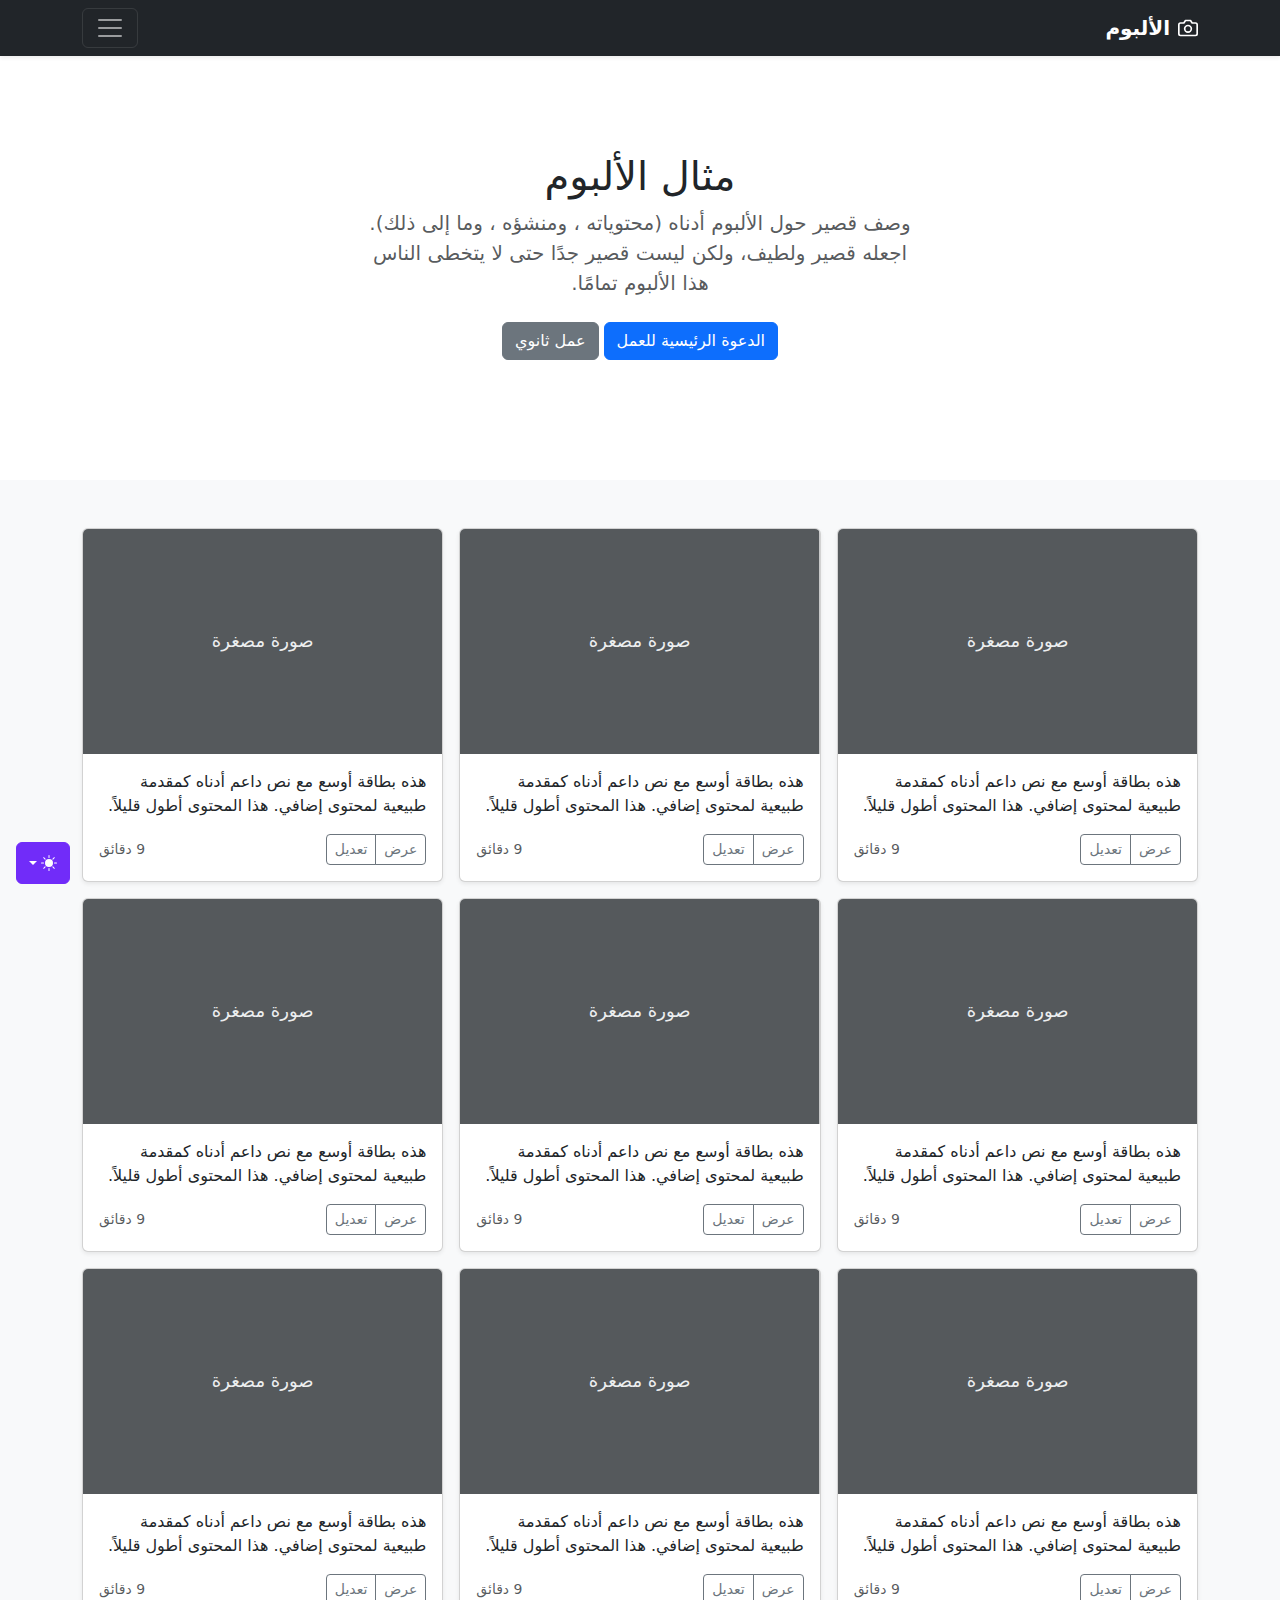
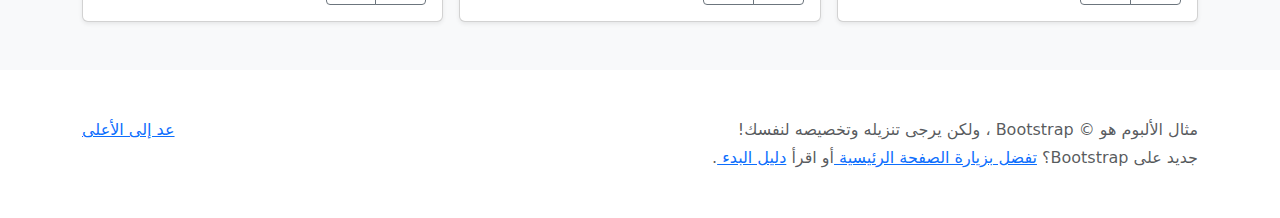
<file: bootstrap-5.3.8-examples/album-rtl/index.html>
<!doctype html>
<html lang="ar" dir="rtl" data-bs-theme="auto">
  <head>
    <meta charset="utf-8" />
    <meta name="viewport" content="width=device-width, initial-scale=1" />
    <meta name="description" content="" />
    <meta
      name="author"
      content="Mark Otto, Jacob Thornton, and Bootstrap contributors"
    />
    <meta name="generator" content="Astro v5.13.2" />
    <title>مثال الألبوم · Bootstrap v5.3</title>
    <link
      rel="canonical"
      href="https://getbootstrap.com/docs/5.3/examples/album-rtl/"
    />
    <script src="../assets/js/color-modes.js"></script>
    <link href="../assets/dist/css/bootstrap.rtl.min.css" rel="stylesheet" />
    <meta name="theme-color" content="#712cf9" />
    <style>
      .bd-placeholder-img {
        font-size: 1.125rem;
        text-anchor: middle;
        -webkit-user-select: none;
        -moz-user-select: none;
        user-select: none;
      }
      @media (min-width: 768px) {
        .bd-placeholder-img-lg {
          font-size: 3.5rem;
        }
      }
      .b-example-divider {
        width: 100%;
        height: 3rem;
        background-color: #0000001a;
        border: solid rgba(0, 0, 0, 0.15);
        border-width: 1px 0;
        box-shadow:
          inset 0 0.5em 1.5em #0000001a,
          inset 0 0.125em 0.5em #00000026;
      }
      .b-example-vr {
        flex-shrink: 0;
        width: 1.5rem;
        height: 100vh;
      }
      .bi {
        vertical-align: -0.125em;
        fill: currentColor;
      }
      .nav-scroller {
        position: relative;
        z-index: 2;
        height: 2.75rem;
        overflow-y: hidden;
      }
      .nav-scroller .nav {
        display: flex;
        flex-wrap: nowrap;
        padding-bottom: 1rem;
        margin-top: -1px;
        overflow-x: auto;
        text-align: center;
        white-space: nowrap;
        -webkit-overflow-scrolling: touch;
      }
      .btn-bd-primary {
        --bd-violet-bg: #712cf9;
        --bd-violet-rgb: 112.520718, 44.062154, 249.437846;
        --bs-btn-font-weight: 600;
        --bs-btn-color: var(--bs-white);
        --bs-btn-bg: var(--bd-violet-bg);
        --bs-btn-border-color: var(--bd-violet-bg);
        --bs-btn-hover-color: var(--bs-white);
        --bs-btn-hover-bg: #6528e0;
        --bs-btn-hover-border-color: #6528e0;
        --bs-btn-focus-shadow-rgb: var(--bd-violet-rgb);
        --bs-btn-active-color: var(--bs-btn-hover-color);
        --bs-btn-active-bg: #5a23c8;
        --bs-btn-active-border-color: #5a23c8;
      }
      .bd-mode-toggle {
        z-index: 1500;
      }
      .bd-mode-toggle .bi {
        width: 1em;
        height: 1em;
      }
      .bd-mode-toggle .dropdown-menu .active .bi {
        display: block !important;
      }
    </style>
  </head>
  <body>
    <svg xmlns="http://www.w3.org/2000/svg" class="d-none">
      <symbol id="check2" viewBox="0 0 16 16">
        <path
          d="M13.854 3.646a.5.5 0 0 1 0 .708l-7 7a.5.5 0 0 1-.708 0l-3.5-3.5a.5.5 0 1 1 .708-.708L6.5 10.293l6.646-6.647a.5.5 0 0 1 .708 0z"
        ></path>
      </symbol>
      <symbol id="circle-half" viewBox="0 0 16 16">
        <path
          d="M8 15A7 7 0 1 0 8 1v14zm0 1A8 8 0 1 1 8 0a8 8 0 0 1 0 16z"
        ></path>
      </symbol>
      <symbol id="moon-stars-fill" viewBox="0 0 16 16">
        <path
          d="M6 .278a.768.768 0 0 1 .08.858 7.208 7.208 0 0 0-.878 3.46c0 4.021 3.278 7.277 7.318 7.277.527 0 1.04-.055 1.533-.16a.787.787 0 0 1 .81.316.733.733 0 0 1-.031.893A8.349 8.349 0 0 1 8.344 16C3.734 16 0 12.286 0 7.71 0 4.266 2.114 1.312 5.124.06A.752.752 0 0 1 6 .278z"
        ></path>
        <path
          d="M10.794 3.148a.217.217 0 0 1 .412 0l.387 1.162c.173.518.579.924 1.097 1.097l1.162.387a.217.217 0 0 1 0 .412l-1.162.387a1.734 1.734 0 0 0-1.097 1.097l-.387 1.162a.217.217 0 0 1-.412 0l-.387-1.162A1.734 1.734 0 0 0 9.31 6.593l-1.162-.387a.217.217 0 0 1 0-.412l1.162-.387a1.734 1.734 0 0 0 1.097-1.097l.387-1.162zM13.863.099a.145.145 0 0 1 .274 0l.258.774c.115.346.386.617.732.732l.774.258a.145.145 0 0 1 0 .274l-.774.258a1.156 1.156 0 0 0-.732.732l-.258.774a.145.145 0 0 1-.274 0l-.258-.774a1.156 1.156 0 0 0-.732-.732l-.774-.258a.145.145 0 0 1 0-.274l.774-.258c.346-.115.617-.386.732-.732L13.863.1z"
        ></path>
      </symbol>
      <symbol id="sun-fill" viewBox="0 0 16 16">
        <path
          d="M8 12a4 4 0 1 0 0-8 4 4 0 0 0 0 8zM8 0a.5.5 0 0 1 .5.5v2a.5.5 0 0 1-1 0v-2A.5.5 0 0 1 8 0zm0 13a.5.5 0 0 1 .5.5v2a.5.5 0 0 1-1 0v-2A.5.5 0 0 1 8 13zm8-5a.5.5 0 0 1-.5.5h-2a.5.5 0 0 1 0-1h2a.5.5 0 0 1 .5.5zM3 8a.5.5 0 0 1-.5.5h-2a.5.5 0 0 1 0-1h2A.5.5 0 0 1 3 8zm10.657-5.657a.5.5 0 0 1 0 .707l-1.414 1.415a.5.5 0 1 1-.707-.708l1.414-1.414a.5.5 0 0 1 .707 0zm-9.193 9.193a.5.5 0 0 1 0 .707L3.05 13.657a.5.5 0 0 1-.707-.707l1.414-1.414a.5.5 0 0 1 .707 0zm9.193 2.121a.5.5 0 0 1-.707 0l-1.414-1.414a.5.5 0 0 1 .707-.707l1.414 1.414a.5.5 0 0 1 0 .707zM4.464 4.465a.5.5 0 0 1-.707 0L2.343 3.05a.5.5 0 1 1 .707-.707l1.414 1.414a.5.5 0 0 1 0 .708z"
        ></path>
      </symbol>
    </svg>
    <div
      class="dropdown position-fixed bottom-0 end-0 mb-3 me-3 bd-mode-toggle"
    >
      <button
        class="btn btn-bd-primary py-2 dropdown-toggle d-flex align-items-center"
        id="bd-theme"
        type="button"
        aria-expanded="false"
        data-bs-toggle="dropdown"
        aria-label="Toggle theme (auto)"
      >
        <svg class="bi my-1 theme-icon-active" aria-hidden="true">
          <use href="#circle-half"></use>
        </svg>
        <span class="visually-hidden" id="bd-theme-text">Toggle theme</span>
      </button>
      <ul
        class="dropdown-menu dropdown-menu-end shadow"
        aria-labelledby="bd-theme-text"
      >
        <li>
          <button
            type="button"
            class="dropdown-item d-flex align-items-center"
            data-bs-theme-value="light"
            aria-pressed="false"
          >
            <svg class="bi me-2 opacity-50" aria-hidden="true">
              <use href="#sun-fill"></use>
            </svg>
            Light
            <svg class="bi ms-auto d-none" aria-hidden="true">
              <use href="#check2"></use>
            </svg>
          </button>
        </li>
        <li>
          <button
            type="button"
            class="dropdown-item d-flex align-items-center"
            data-bs-theme-value="dark"
            aria-pressed="false"
          >
            <svg class="bi me-2 opacity-50" aria-hidden="true">
              <use href="#moon-stars-fill"></use>
            </svg>
            Dark
            <svg class="bi ms-auto d-none" aria-hidden="true">
              <use href="#check2"></use>
            </svg>
          </button>
        </li>
        <li>
          <button
            type="button"
            class="dropdown-item d-flex align-items-center active"
            data-bs-theme-value="auto"
            aria-pressed="true"
          >
            <svg class="bi me-2 opacity-50" aria-hidden="true">
              <use href="#circle-half"></use>
            </svg>
            Auto
            <svg class="bi ms-auto d-none" aria-hidden="true">
              <use href="#check2"></use>
            </svg>
          </button>
        </li>
      </ul>
    </div>
    <header data-bs-theme="dark">
      <div class="collapse text-bg-dark" id="navbarHeader">
        <div class="container">
          <div class="row">
            <div class="col-sm-8 col-md-7 py-4">
              <h4>حول</h4>
              <p class="text-body-secondary">
                أضف بعض المعلومات حول الألبوم، المؤلف، أو أي سياق خلفية آخر.
                اجعلها بضع جمل حتى يتمكن الزوار من التقاط بعض التلميحات المفيدة.
                ثم اربطها ببعض مواقع التواصل الاجتماعي أو معلومات الاتصال.
              </p>
            </div>
            <div class="col-sm-4 offset-md-1 py-4">
              <h4>تواصل معي</h4>
              <ul class="list-unstyled">
                <li><a href="#" class="text-white">تابعني على تويتر</a></li>
                <li>
                  <a href="#" class="text-white">شاركني الإعجاب في فيسبوك</a>
                </li>
                <li>
                  <a href="#" class="text-white"
                    >راسلني على البريد الإلكتروني</a
                  >
                </li>
              </ul>
            </div>
          </div>
        </div>
      </div>
      <div class="navbar navbar-dark bg-dark shadow-sm">
        <div class="container">
          <a href="#" class="navbar-brand d-flex align-items-center">
            <svg
              xmlns="http://www.w3.org/2000/svg"
              width="20"
              height="20"
              fill="none"
              stroke="currentColor"
              stroke-linecap="round"
              stroke-linejoin="round"
              stroke-width="2"
              aria-hidden="true"
              class="me-2"
              viewBox="0 0 24 24"
            >
              <path
                d="M23 19a2 2 0 0 1-2 2H3a2 2 0 0 1-2-2V8a2 2 0 0 1 2-2h4l2-3h6l2 3h4a2 2 0 0 1 2 2z"
              ></path>
              <circle cx="12" cy="13" r="4"></circle>
            </svg>
            <strong>الألبوم</strong>
          </a>
          <button
            class="navbar-toggler"
            type="button"
            data-bs-toggle="collapse"
            data-bs-target="#navbarHeader"
            aria-controls="navbarHeader"
            aria-expanded="false"
            aria-label="تبديل التنقل"
          >
            <span class="navbar-toggler-icon"></span>
          </button>
        </div>
      </div>
    </header>
    <main>
      <section class="py-5 text-center container">
        <div class="row py-lg-5">
          <div class="col-lg-6 col-md-8 mx-auto">
            <h1 class="fw-light">مثال الألبوم</h1>
            <p class="lead text-body-secondary">
              وصف قصير حول الألبوم أدناه (محتوياته ، ومنشؤه ، وما إلى ذلك).
              اجعله قصير ولطيف، ولكن ليست قصير جدًا حتى لا يتخطى الناس هذا
              الألبوم تمامًا.
            </p>
            <p>
              <a href="#" class="btn btn-primary my-2">الدعوة الرئيسية للعمل</a>
              <a href="#" class="btn btn-secondary my-2">عمل ثانوي</a>
            </p>
          </div>
        </div>
      </section>
      <div class="album py-5 bg-body-tertiary">
        <div class="container">
          <div class="row row-cols-1 row-cols-sm-2 row-cols-md-3 g-3">
            <div class="col">
              <div class="card shadow-sm">
                <svg
                  aria-label="Placeholder: صورة مصغرة"
                  class="bd-placeholder-img card-img-top"
                  height="225"
                  preserveAspectRatio="xMidYMid slice"
                  role="img"
                  width="100%"
                  xmlns="http://www.w3.org/2000/svg"
                >
                  <title>Placeholder</title>
                  <rect width="100%" height="100%" fill="#55595c"></rect>
                  <text x="50%" y="50%" fill="#eceeef" dy=".3em">
                    صورة مصغرة
                  </text>
                </svg>
                <div class="card-body">
                  <p class="card-text">
                    هذه بطاقة أوسع مع نص داعم أدناه كمقدمة طبيعية لمحتوى إضافي.
                    هذا المحتوى أطول قليلاً.
                  </p>
                  <div
                    class="d-flex justify-content-between align-items-center"
                  >
                    <div class="btn-group">
                      <button
                        type="button"
                        class="btn btn-sm btn-outline-secondary"
                      >
                        عرض
                      </button>
                      <button
                        type="button"
                        class="btn btn-sm btn-outline-secondary"
                      >
                        تعديل
                      </button>
                    </div>
                    <small class="text-body-secondary">9 دقائق</small>
                  </div>
                </div>
              </div>
            </div>
            <div class="col">
              <div class="card shadow-sm">
                <svg
                  aria-label="Placeholder: صورة مصغرة"
                  class="bd-placeholder-img card-img-top"
                  height="225"
                  preserveAspectRatio="xMidYMid slice"
                  role="img"
                  width="100%"
                  xmlns="http://www.w3.org/2000/svg"
                >
                  <title>Placeholder</title>
                  <rect width="100%" height="100%" fill="#55595c"></rect>
                  <text x="50%" y="50%" fill="#eceeef" dy=".3em">
                    صورة مصغرة
                  </text>
                </svg>
                <div class="card-body">
                  <p class="card-text">
                    هذه بطاقة أوسع مع نص داعم أدناه كمقدمة طبيعية لمحتوى إضافي.
                    هذا المحتوى أطول قليلاً.
                  </p>
                  <div
                    class="d-flex justify-content-between align-items-center"
                  >
                    <div class="btn-group">
                      <button
                        type="button"
                        class="btn btn-sm btn-outline-secondary"
                      >
                        عرض
                      </button>
                      <button
                        type="button"
                        class="btn btn-sm btn-outline-secondary"
                      >
                        تعديل
                      </button>
                    </div>
                    <small class="text-body-secondary">9 دقائق</small>
                  </div>
                </div>
              </div>
            </div>
            <div class="col">
              <div class="card shadow-sm">
                <svg
                  aria-label="Placeholder: صورة مصغرة"
                  class="bd-placeholder-img card-img-top"
                  height="225"
                  preserveAspectRatio="xMidYMid slice"
                  role="img"
                  width="100%"
                  xmlns="http://www.w3.org/2000/svg"
                >
                  <title>Placeholder</title>
                  <rect width="100%" height="100%" fill="#55595c"></rect>
                  <text x="50%" y="50%" fill="#eceeef" dy=".3em">
                    صورة مصغرة
                  </text>
                </svg>
                <div class="card-body">
                  <p class="card-text">
                    هذه بطاقة أوسع مع نص داعم أدناه كمقدمة طبيعية لمحتوى إضافي.
                    هذا المحتوى أطول قليلاً.
                  </p>
                  <div
                    class="d-flex justify-content-between align-items-center"
                  >
                    <div class="btn-group">
                      <button
                        type="button"
                        class="btn btn-sm btn-outline-secondary"
                      >
                        عرض
                      </button>
                      <button
                        type="button"
                        class="btn btn-sm btn-outline-secondary"
                      >
                        تعديل
                      </button>
                    </div>
                    <small class="text-body-secondary">9 دقائق</small>
                  </div>
                </div>
              </div>
            </div>
            <div class="col">
              <div class="card shadow-sm">
                <svg
                  aria-label="Placeholder: صورة مصغرة"
                  class="bd-placeholder-img card-img-top"
                  height="225"
                  preserveAspectRatio="xMidYMid slice"
                  role="img"
                  width="100%"
                  xmlns="http://www.w3.org/2000/svg"
                >
                  <title>Placeholder</title>
                  <rect width="100%" height="100%" fill="#55595c"></rect>
                  <text x="50%" y="50%" fill="#eceeef" dy=".3em">
                    صورة مصغرة
                  </text>
                </svg>
                <div class="card-body">
                  <p class="card-text">
                    هذه بطاقة أوسع مع نص داعم أدناه كمقدمة طبيعية لمحتوى إضافي.
                    هذا المحتوى أطول قليلاً.
                  </p>
                  <div
                    class="d-flex justify-content-between align-items-center"
                  >
                    <div class="btn-group">
                      <button
                        type="button"
                        class="btn btn-sm btn-outline-secondary"
                      >
                        عرض
                      </button>
                      <button
                        type="button"
                        class="btn btn-sm btn-outline-secondary"
                      >
                        تعديل
                      </button>
                    </div>
                    <small class="text-body-secondary">9 دقائق</small>
                  </div>
                </div>
              </div>
            </div>
            <div class="col">
              <div class="card shadow-sm">
                <svg
                  aria-label="Placeholder: صورة مصغرة"
                  class="bd-placeholder-img card-img-top"
                  height="225"
                  preserveAspectRatio="xMidYMid slice"
                  role="img"
                  width="100%"
                  xmlns="http://www.w3.org/2000/svg"
                >
                  <title>Placeholder</title>
                  <rect width="100%" height="100%" fill="#55595c"></rect>
                  <text x="50%" y="50%" fill="#eceeef" dy=".3em">
                    صورة مصغرة
                  </text>
                </svg>
                <div class="card-body">
                  <p class="card-text">
                    هذه بطاقة أوسع مع نص داعم أدناه كمقدمة طبيعية لمحتوى إضافي.
                    هذا المحتوى أطول قليلاً.
                  </p>
                  <div
                    class="d-flex justify-content-between align-items-center"
                  >
                    <div class="btn-group">
                      <button
                        type="button"
                        class="btn btn-sm btn-outline-secondary"
                      >
                        عرض
                      </button>
                      <button
                        type="button"
                        class="btn btn-sm btn-outline-secondary"
                      >
                        تعديل
                      </button>
                    </div>
                    <small class="text-body-secondary">9 دقائق</small>
                  </div>
                </div>
              </div>
            </div>
            <div class="col">
              <div class="card shadow-sm">
                <svg
                  aria-label="Placeholder: صورة مصغرة"
                  class="bd-placeholder-img card-img-top"
                  height="225"
                  preserveAspectRatio="xMidYMid slice"
                  role="img"
                  width="100%"
                  xmlns="http://www.w3.org/2000/svg"
                >
                  <title>Placeholder</title>
                  <rect width="100%" height="100%" fill="#55595c"></rect>
                  <text x="50%" y="50%" fill="#eceeef" dy=".3em">
                    صورة مصغرة
                  </text>
                </svg>
                <div class="card-body">
                  <p class="card-text">
                    هذه بطاقة أوسع مع نص داعم أدناه كمقدمة طبيعية لمحتوى إضافي.
                    هذا المحتوى أطول قليلاً.
                  </p>
                  <div
                    class="d-flex justify-content-between align-items-center"
                  >
                    <div class="btn-group">
                      <button
                        type="button"
                        class="btn btn-sm btn-outline-secondary"
                      >
                        عرض
                      </button>
                      <button
                        type="button"
                        class="btn btn-sm btn-outline-secondary"
                      >
                        تعديل
                      </button>
                    </div>
                    <small class="text-body-secondary">9 دقائق</small>
                  </div>
                </div>
              </div>
            </div>
            <div class="col">
              <div class="card shadow-sm">
                <svg
                  aria-label="Placeholder: صورة مصغرة"
                  class="bd-placeholder-img card-img-top"
                  height="225"
                  preserveAspectRatio="xMidYMid slice"
                  role="img"
                  width="100%"
                  xmlns="http://www.w3.org/2000/svg"
                >
                  <title>Placeholder</title>
                  <rect width="100%" height="100%" fill="#55595c"></rect>
                  <text x="50%" y="50%" fill="#eceeef" dy=".3em">
                    صورة مصغرة
                  </text>
                </svg>
                <div class="card-body">
                  <p class="card-text">
                    هذه بطاقة أوسع مع نص داعم أدناه كمقدمة طبيعية لمحتوى إضافي.
                    هذا المحتوى أطول قليلاً.
                  </p>
                  <div
                    class="d-flex justify-content-between align-items-center"
                  >
                    <div class="btn-group">
                      <button
                        type="button"
                        class="btn btn-sm btn-outline-secondary"
                      >
                        عرض
                      </button>
                      <button
                        type="button"
                        class="btn btn-sm btn-outline-secondary"
                      >
                        تعديل
                      </button>
                    </div>
                    <small class="text-body-secondary">9 دقائق</small>
                  </div>
                </div>
              </div>
            </div>
            <div class="col">
              <div class="card shadow-sm">
                <svg
                  aria-label="Placeholder: صورة مصغرة"
                  class="bd-placeholder-img card-img-top"
                  height="225"
                  preserveAspectRatio="xMidYMid slice"
                  role="img"
                  width="100%"
                  xmlns="http://www.w3.org/2000/svg"
                >
                  <title>Placeholder</title>
                  <rect width="100%" height="100%" fill="#55595c"></rect>
                  <text x="50%" y="50%" fill="#eceeef" dy=".3em">
                    صورة مصغرة
                  </text>
                </svg>
                <div class="card-body">
                  <p class="card-text">
                    هذه بطاقة أوسع مع نص داعم أدناه كمقدمة طبيعية لمحتوى إضافي.
                    هذا المحتوى أطول قليلاً.
                  </p>
                  <div
                    class="d-flex justify-content-between align-items-center"
                  >
                    <div class="btn-group">
                      <button
                        type="button"
                        class="btn btn-sm btn-outline-secondary"
                      >
                        عرض
                      </button>
                      <button
                        type="button"
                        class="btn btn-sm btn-outline-secondary"
                      >
                        تعديل
                      </button>
                    </div>
                    <small class="text-body-secondary">9 دقائق</small>
                  </div>
                </div>
              </div>
            </div>
            <div class="col">
              <div class="card shadow-sm">
                <svg
                  aria-label="Placeholder: صورة مصغرة"
                  class="bd-placeholder-img card-img-top"
                  height="225"
                  preserveAspectRatio="xMidYMid slice"
                  role="img"
                  width="100%"
                  xmlns="http://www.w3.org/2000/svg"
                >
                  <title>Placeholder</title>
                  <rect width="100%" height="100%" fill="#55595c"></rect>
                  <text x="50%" y="50%" fill="#eceeef" dy=".3em">
                    صورة مصغرة
                  </text>
                </svg>
                <div class="card-body">
                  <p class="card-text">
                    هذه بطاقة أوسع مع نص داعم أدناه كمقدمة طبيعية لمحتوى إضافي.
                    هذا المحتوى أطول قليلاً.
                  </p>
                  <div
                    class="d-flex justify-content-between align-items-center"
                  >
                    <div class="btn-group">
                      <button
                        type="button"
                        class="btn btn-sm btn-outline-secondary"
                      >
                        عرض
                      </button>
                      <button
                        type="button"
                        class="btn btn-sm btn-outline-secondary"
                      >
                        تعديل
                      </button>
                    </div>
                    <small class="text-body-secondary">9 دقائق</small>
                  </div>
                </div>
              </div>
            </div>
          </div>
        </div>
      </div>
    </main>
    <footer class="text-body-secondary py-5">
      <div class="container">
        <p class="float-end mb-1"><a href="#">عد إلى الأعلى</a></p>
        <p class="mb-1">
          مثال الألبوم هو © Bootstrap ، ولكن يرجى تنزيله وتخصيصه لنفسك!
        </p>
        <p class="mb-0">
          جديد على Bootstrap؟ <a href="/"> تفضل بزيارة الصفحة الرئيسية </a> أو
          اقرأ <a href="../getting-started/introduction"> دليل البدء </a>.
        </p>
      </div>
    </footer>
    <script
      src="../assets/dist/js/bootstrap.bundle.min.js"
      class="astro-vvvwv3sm"
    ></script>
  </body>
</html>
</file>
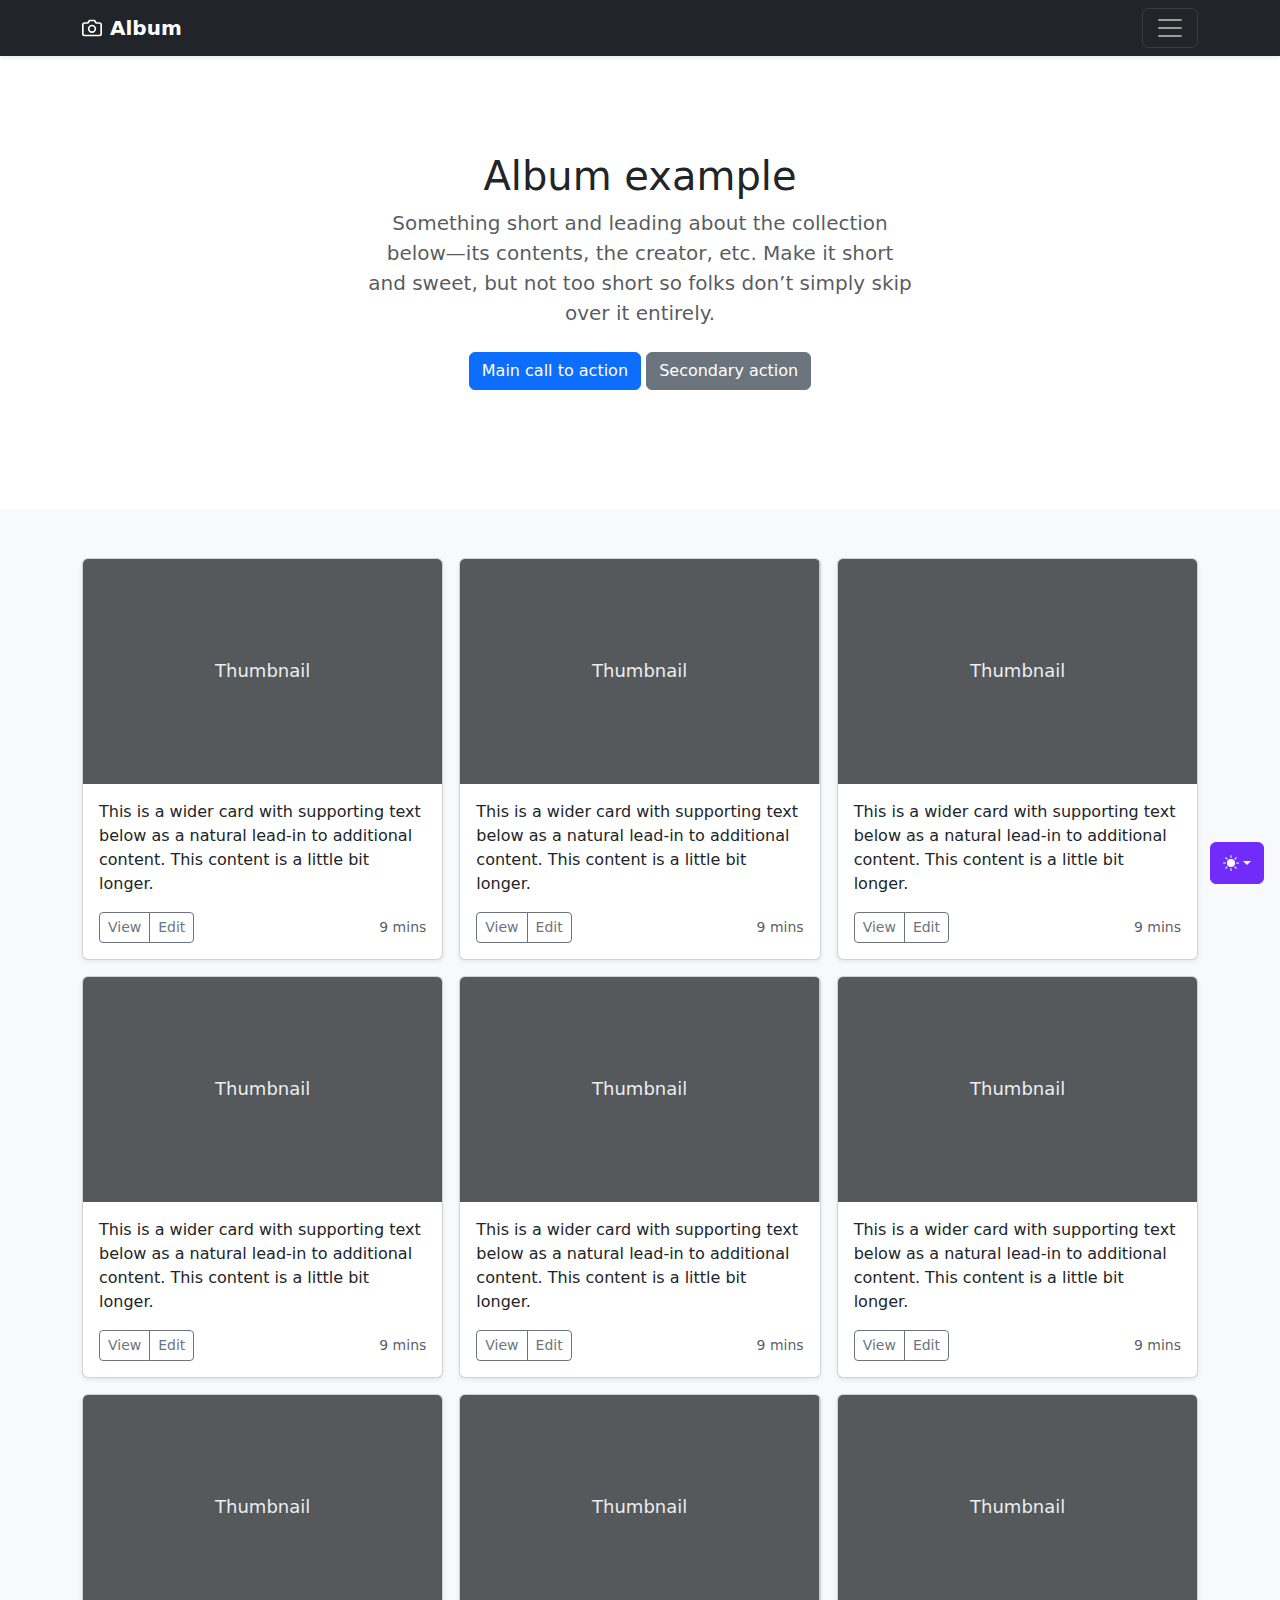
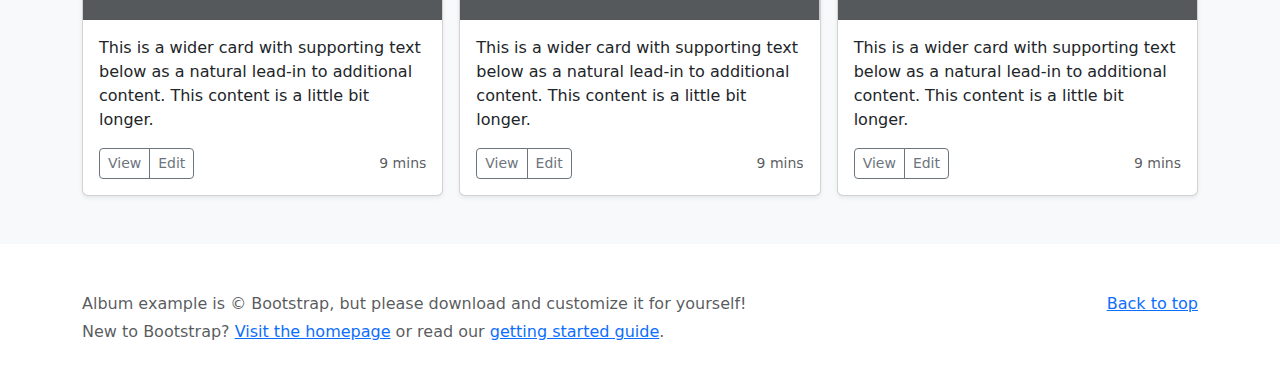
<file: bootstrap-5.3.8-examples/album/index.html>
<!doctype html>
<html lang="en" data-bs-theme="auto">
  <head>
    <meta charset="utf-8" />
    <meta name="viewport" content="width=device-width, initial-scale=1" />
    <meta name="description" content="" />
    <meta
      name="author"
      content="Mark Otto, Jacob Thornton, and Bootstrap contributors"
    />
    <meta name="generator" content="Astro v5.13.2" />
    <title>Album example · Bootstrap v5.3</title>
    <link
      rel="canonical"
      href="https://getbootstrap.com/docs/5.3/examples/album/"
    />
    <script src="../assets/js/color-modes.js"></script>
    <link href="../assets/dist/css/bootstrap.min.css" rel="stylesheet" />
    <meta name="theme-color" content="#712cf9" />
    <style>
      .bd-placeholder-img {
        font-size: 1.125rem;
        text-anchor: middle;
        -webkit-user-select: none;
        -moz-user-select: none;
        user-select: none;
      }
      @media (min-width: 768px) {
        .bd-placeholder-img-lg {
          font-size: 3.5rem;
        }
      }
      .b-example-divider {
        width: 100%;
        height: 3rem;
        background-color: #0000001a;
        border: solid rgba(0, 0, 0, 0.15);
        border-width: 1px 0;
        box-shadow:
          inset 0 0.5em 1.5em #0000001a,
          inset 0 0.125em 0.5em #00000026;
      }
      .b-example-vr {
        flex-shrink: 0;
        width: 1.5rem;
        height: 100vh;
      }
      .bi {
        vertical-align: -0.125em;
        fill: currentColor;
      }
      .nav-scroller {
        position: relative;
        z-index: 2;
        height: 2.75rem;
        overflow-y: hidden;
      }
      .nav-scroller .nav {
        display: flex;
        flex-wrap: nowrap;
        padding-bottom: 1rem;
        margin-top: -1px;
        overflow-x: auto;
        text-align: center;
        white-space: nowrap;
        -webkit-overflow-scrolling: touch;
      }
      .btn-bd-primary {
        --bd-violet-bg: #712cf9;
        --bd-violet-rgb: 112.520718, 44.062154, 249.437846;
        --bs-btn-font-weight: 600;
        --bs-btn-color: var(--bs-white);
        --bs-btn-bg: var(--bd-violet-bg);
        --bs-btn-border-color: var(--bd-violet-bg);
        --bs-btn-hover-color: var(--bs-white);
        --bs-btn-hover-bg: #6528e0;
        --bs-btn-hover-border-color: #6528e0;
        --bs-btn-focus-shadow-rgb: var(--bd-violet-rgb);
        --bs-btn-active-color: var(--bs-btn-hover-color);
        --bs-btn-active-bg: #5a23c8;
        --bs-btn-active-border-color: #5a23c8;
      }
      .bd-mode-toggle {
        z-index: 1500;
      }
      .bd-mode-toggle .bi {
        width: 1em;
        height: 1em;
      }
      .bd-mode-toggle .dropdown-menu .active .bi {
        display: block !important;
      }
    </style>
  </head>
  <body>
    <svg xmlns="http://www.w3.org/2000/svg" class="d-none">
      <symbol id="check2" viewBox="0 0 16 16">
        <path
          d="M13.854 3.646a.5.5 0 0 1 0 .708l-7 7a.5.5 0 0 1-.708 0l-3.5-3.5a.5.5 0 1 1 .708-.708L6.5 10.293l6.646-6.647a.5.5 0 0 1 .708 0z"
        ></path>
      </symbol>
      <symbol id="circle-half" viewBox="0 0 16 16">
        <path
          d="M8 15A7 7 0 1 0 8 1v14zm0 1A8 8 0 1 1 8 0a8 8 0 0 1 0 16z"
        ></path>
      </symbol>
      <symbol id="moon-stars-fill" viewBox="0 0 16 16">
        <path
          d="M6 .278a.768.768 0 0 1 .08.858 7.208 7.208 0 0 0-.878 3.46c0 4.021 3.278 7.277 7.318 7.277.527 0 1.04-.055 1.533-.16a.787.787 0 0 1 .81.316.733.733 0 0 1-.031.893A8.349 8.349 0 0 1 8.344 16C3.734 16 0 12.286 0 7.71 0 4.266 2.114 1.312 5.124.06A.752.752 0 0 1 6 .278z"
        ></path>
        <path
          d="M10.794 3.148a.217.217 0 0 1 .412 0l.387 1.162c.173.518.579.924 1.097 1.097l1.162.387a.217.217 0 0 1 0 .412l-1.162.387a1.734 1.734 0 0 0-1.097 1.097l-.387 1.162a.217.217 0 0 1-.412 0l-.387-1.162A1.734 1.734 0 0 0 9.31 6.593l-1.162-.387a.217.217 0 0 1 0-.412l1.162-.387a1.734 1.734 0 0 0 1.097-1.097l.387-1.162zM13.863.099a.145.145 0 0 1 .274 0l.258.774c.115.346.386.617.732.732l.774.258a.145.145 0 0 1 0 .274l-.774.258a1.156 1.156 0 0 0-.732.732l-.258.774a.145.145 0 0 1-.274 0l-.258-.774a1.156 1.156 0 0 0-.732-.732l-.774-.258a.145.145 0 0 1 0-.274l.774-.258c.346-.115.617-.386.732-.732L13.863.1z"
        ></path>
      </symbol>
      <symbol id="sun-fill" viewBox="0 0 16 16">
        <path
          d="M8 12a4 4 0 1 0 0-8 4 4 0 0 0 0 8zM8 0a.5.5 0 0 1 .5.5v2a.5.5 0 0 1-1 0v-2A.5.5 0 0 1 8 0zm0 13a.5.5 0 0 1 .5.5v2a.5.5 0 0 1-1 0v-2A.5.5 0 0 1 8 13zm8-5a.5.5 0 0 1-.5.5h-2a.5.5 0 0 1 0-1h2a.5.5 0 0 1 .5.5zM3 8a.5.5 0 0 1-.5.5h-2a.5.5 0 0 1 0-1h2A.5.5 0 0 1 3 8zm10.657-5.657a.5.5 0 0 1 0 .707l-1.414 1.415a.5.5 0 1 1-.707-.708l1.414-1.414a.5.5 0 0 1 .707 0zm-9.193 9.193a.5.5 0 0 1 0 .707L3.05 13.657a.5.5 0 0 1-.707-.707l1.414-1.414a.5.5 0 0 1 .707 0zm9.193 2.121a.5.5 0 0 1-.707 0l-1.414-1.414a.5.5 0 0 1 .707-.707l1.414 1.414a.5.5 0 0 1 0 .707zM4.464 4.465a.5.5 0 0 1-.707 0L2.343 3.05a.5.5 0 1 1 .707-.707l1.414 1.414a.5.5 0 0 1 0 .708z"
        ></path>
      </symbol>
    </svg>
    <div
      class="dropdown position-fixed bottom-0 end-0 mb-3 me-3 bd-mode-toggle"
    >
      <button
        class="btn btn-bd-primary py-2 dropdown-toggle d-flex align-items-center"
        id="bd-theme"
        type="button"
        aria-expanded="false"
        data-bs-toggle="dropdown"
        aria-label="Toggle theme (auto)"
      >
        <svg class="bi my-1 theme-icon-active" aria-hidden="true">
          <use href="#circle-half"></use>
        </svg>
        <span class="visually-hidden" id="bd-theme-text">Toggle theme</span>
      </button>
      <ul
        class="dropdown-menu dropdown-menu-end shadow"
        aria-labelledby="bd-theme-text"
      >
        <li>
          <button
            type="button"
            class="dropdown-item d-flex align-items-center"
            data-bs-theme-value="light"
            aria-pressed="false"
          >
            <svg class="bi me-2 opacity-50" aria-hidden="true">
              <use href="#sun-fill"></use>
            </svg>
            Light
            <svg class="bi ms-auto d-none" aria-hidden="true">
              <use href="#check2"></use>
            </svg>
          </button>
        </li>
        <li>
          <button
            type="button"
            class="dropdown-item d-flex align-items-center"
            data-bs-theme-value="dark"
            aria-pressed="false"
          >
            <svg class="bi me-2 opacity-50" aria-hidden="true">
              <use href="#moon-stars-fill"></use>
            </svg>
            Dark
            <svg class="bi ms-auto d-none" aria-hidden="true">
              <use href="#check2"></use>
            </svg>
          </button>
        </li>
        <li>
          <button
            type="button"
            class="dropdown-item d-flex align-items-center active"
            data-bs-theme-value="auto"
            aria-pressed="true"
          >
            <svg class="bi me-2 opacity-50" aria-hidden="true">
              <use href="#circle-half"></use>
            </svg>
            Auto
            <svg class="bi ms-auto d-none" aria-hidden="true">
              <use href="#check2"></use>
            </svg>
          </button>
        </li>
      </ul>
    </div>
    <header data-bs-theme="dark">
      <div class="collapse text-bg-dark" id="navbarHeader">
        <div class="container">
          <div class="row">
            <div class="col-sm-8 col-md-7 py-4">
              <h4>About</h4>
              <p class="text-body-secondary">
                Add some information about the album below, the author, or any
                other background context. Make it a few sentences long so folks
                can pick up some informative tidbits. Then, link them off to
                some social networking sites or contact information.
              </p>
            </div>
            <div class="col-sm-4 offset-md-1 py-4">
              <h4>Contact</h4>
              <ul class="list-unstyled">
                <li><a href="#" class="text-white">Follow on X</a></li>
                <li><a href="#" class="text-white">Like on Facebook</a></li>
                <li><a href="#" class="text-white">Email me</a></li>
              </ul>
            </div>
          </div>
        </div>
      </div>
      <div class="navbar navbar-dark bg-dark shadow-sm">
        <div class="container">
          <a href="#" class="navbar-brand d-flex align-items-center">
            <svg
              xmlns="http://www.w3.org/2000/svg"
              width="20"
              height="20"
              fill="none"
              stroke="currentColor"
              stroke-linecap="round"
              stroke-linejoin="round"
              stroke-width="2"
              aria-hidden="true"
              class="me-2"
              viewBox="0 0 24 24"
            >
              <path
                d="M23 19a2 2 0 0 1-2 2H3a2 2 0 0 1-2-2V8a2 2 0 0 1 2-2h4l2-3h6l2 3h4a2 2 0 0 1 2 2z"
              ></path>
              <circle cx="12" cy="13" r="4"></circle>
            </svg>
            <strong>Album</strong>
          </a>
          <button
            class="navbar-toggler"
            type="button"
            data-bs-toggle="collapse"
            data-bs-target="#navbarHeader"
            aria-controls="navbarHeader"
            aria-expanded="false"
            aria-label="Toggle navigation"
          >
            <span class="navbar-toggler-icon"></span>
          </button>
        </div>
      </div>
    </header>
    <main>
      <section class="py-5 text-center container">
        <div class="row py-lg-5">
          <div class="col-lg-6 col-md-8 mx-auto">
            <h1 class="fw-light">Album example</h1>
            <p class="lead text-body-secondary">
              Something short and leading about the collection below—its
              contents, the creator, etc. Make it short and sweet, but not too
              short so folks don’t simply skip over it entirely.
            </p>
            <p>
              <a href="#" class="btn btn-primary my-2">Main call to action</a>
              <a href="#" class="btn btn-secondary my-2">Secondary action</a>
            </p>
          </div>
        </div>
      </section>
      <div class="album py-5 bg-body-tertiary">
        <div class="container">
          <div class="row row-cols-1 row-cols-sm-2 row-cols-md-3 g-3">
            <div class="col">
              <div class="card shadow-sm">
                <svg
                  aria-label="Placeholder: Thumbnail"
                  class="bd-placeholder-img card-img-top"
                  height="225"
                  preserveAspectRatio="xMidYMid slice"
                  role="img"
                  width="100%"
                  xmlns="http://www.w3.org/2000/svg"
                >
                  <title>Placeholder</title>
                  <rect width="100%" height="100%" fill="#55595c"></rect>
                  <text x="50%" y="50%" fill="#eceeef" dy=".3em">
                    Thumbnail
                  </text>
                </svg>
                <div class="card-body">
                  <p class="card-text">
                    This is a wider card with supporting text below as a natural
                    lead-in to additional content. This content is a little bit
                    longer.
                  </p>
                  <div
                    class="d-flex justify-content-between align-items-center"
                  >
                    <div class="btn-group">
                      <button
                        type="button"
                        class="btn btn-sm btn-outline-secondary"
                      >
                        View
                      </button>
                      <button
                        type="button"
                        class="btn btn-sm btn-outline-secondary"
                      >
                        Edit
                      </button>
                    </div>
                    <small class="text-body-secondary">9 mins</small>
                  </div>
                </div>
              </div>
            </div>
            <div class="col">
              <div class="card shadow-sm">
                <svg
                  aria-label="Placeholder: Thumbnail"
                  class="bd-placeholder-img card-img-top"
                  height="225"
                  preserveAspectRatio="xMidYMid slice"
                  role="img"
                  width="100%"
                  xmlns="http://www.w3.org/2000/svg"
                >
                  <title>Placeholder</title>
                  <rect width="100%" height="100%" fill="#55595c"></rect>
                  <text x="50%" y="50%" fill="#eceeef" dy=".3em">
                    Thumbnail
                  </text>
                </svg>
                <div class="card-body">
                  <p class="card-text">
                    This is a wider card with supporting text below as a natural
                    lead-in to additional content. This content is a little bit
                    longer.
                  </p>
                  <div
                    class="d-flex justify-content-between align-items-center"
                  >
                    <div class="btn-group">
                      <button
                        type="button"
                        class="btn btn-sm btn-outline-secondary"
                      >
                        View
                      </button>
                      <button
                        type="button"
                        class="btn btn-sm btn-outline-secondary"
                      >
                        Edit
                      </button>
                    </div>
                    <small class="text-body-secondary">9 mins</small>
                  </div>
                </div>
              </div>
            </div>
            <div class="col">
              <div class="card shadow-sm">
                <svg
                  aria-label="Placeholder: Thumbnail"
                  class="bd-placeholder-img card-img-top"
                  height="225"
                  preserveAspectRatio="xMidYMid slice"
                  role="img"
                  width="100%"
                  xmlns="http://www.w3.org/2000/svg"
                >
                  <title>Placeholder</title>
                  <rect width="100%" height="100%" fill="#55595c"></rect>
                  <text x="50%" y="50%" fill="#eceeef" dy=".3em">
                    Thumbnail
                  </text>
                </svg>
                <div class="card-body">
                  <p class="card-text">
                    This is a wider card with supporting text below as a natural
                    lead-in to additional content. This content is a little bit
                    longer.
                  </p>
                  <div
                    class="d-flex justify-content-between align-items-center"
                  >
                    <div class="btn-group">
                      <button
                        type="button"
                        class="btn btn-sm btn-outline-secondary"
                      >
                        View
                      </button>
                      <button
                        type="button"
                        class="btn btn-sm btn-outline-secondary"
                      >
                        Edit
                      </button>
                    </div>
                    <small class="text-body-secondary">9 mins</small>
                  </div>
                </div>
              </div>
            </div>
            <div class="col">
              <div class="card shadow-sm">
                <svg
                  aria-label="Placeholder: Thumbnail"
                  class="bd-placeholder-img card-img-top"
                  height="225"
                  preserveAspectRatio="xMidYMid slice"
                  role="img"
                  width="100%"
                  xmlns="http://www.w3.org/2000/svg"
                >
                  <title>Placeholder</title>
                  <rect width="100%" height="100%" fill="#55595c"></rect>
                  <text x="50%" y="50%" fill="#eceeef" dy=".3em">
                    Thumbnail
                  </text>
                </svg>
                <div class="card-body">
                  <p class="card-text">
                    This is a wider card with supporting text below as a natural
                    lead-in to additional content. This content is a little bit
                    longer.
                  </p>
                  <div
                    class="d-flex justify-content-between align-items-center"
                  >
                    <div class="btn-group">
                      <button
                        type="button"
                        class="btn btn-sm btn-outline-secondary"
                      >
                        View
                      </button>
                      <button
                        type="button"
                        class="btn btn-sm btn-outline-secondary"
                      >
                        Edit
                      </button>
                    </div>
                    <small class="text-body-secondary">9 mins</small>
                  </div>
                </div>
              </div>
            </div>
            <div class="col">
              <div class="card shadow-sm">
                <svg
                  aria-label="Placeholder: Thumbnail"
                  class="bd-placeholder-img card-img-top"
                  height="225"
                  preserveAspectRatio="xMidYMid slice"
                  role="img"
                  width="100%"
                  xmlns="http://www.w3.org/2000/svg"
                >
                  <title>Placeholder</title>
                  <rect width="100%" height="100%" fill="#55595c"></rect>
                  <text x="50%" y="50%" fill="#eceeef" dy=".3em">
                    Thumbnail
                  </text>
                </svg>
                <div class="card-body">
                  <p class="card-text">
                    This is a wider card with supporting text below as a natural
                    lead-in to additional content. This content is a little bit
                    longer.
                  </p>
                  <div
                    class="d-flex justify-content-between align-items-center"
                  >
                    <div class="btn-group">
                      <button
                        type="button"
                        class="btn btn-sm btn-outline-secondary"
                      >
                        View
                      </button>
                      <button
                        type="button"
                        class="btn btn-sm btn-outline-secondary"
                      >
                        Edit
                      </button>
                    </div>
                    <small class="text-body-secondary">9 mins</small>
                  </div>
                </div>
              </div>
            </div>
            <div class="col">
              <div class="card shadow-sm">
                <svg
                  aria-label="Placeholder: Thumbnail"
                  class="bd-placeholder-img card-img-top"
                  height="225"
                  preserveAspectRatio="xMidYMid slice"
                  role="img"
                  width="100%"
                  xmlns="http://www.w3.org/2000/svg"
                >
                  <title>Placeholder</title>
                  <rect width="100%" height="100%" fill="#55595c"></rect>
                  <text x="50%" y="50%" fill="#eceeef" dy=".3em">
                    Thumbnail
                  </text>
                </svg>
                <div class="card-body">
                  <p class="card-text">
                    This is a wider card with supporting text below as a natural
                    lead-in to additional content. This content is a little bit
                    longer.
                  </p>
                  <div
                    class="d-flex justify-content-between align-items-center"
                  >
                    <div class="btn-group">
                      <button
                        type="button"
                        class="btn btn-sm btn-outline-secondary"
                      >
                        View
                      </button>
                      <button
                        type="button"
                        class="btn btn-sm btn-outline-secondary"
                      >
                        Edit
                      </button>
                    </div>
                    <small class="text-body-secondary">9 mins</small>
                  </div>
                </div>
              </div>
            </div>
            <div class="col">
              <div class="card shadow-sm">
                <svg
                  aria-label="Placeholder: Thumbnail"
                  class="bd-placeholder-img card-img-top"
                  height="225"
                  preserveAspectRatio="xMidYMid slice"
                  role="img"
                  width="100%"
                  xmlns="http://www.w3.org/2000/svg"
                >
                  <title>Placeholder</title>
                  <rect width="100%" height="100%" fill="#55595c"></rect>
                  <text x="50%" y="50%" fill="#eceeef" dy=".3em">
                    Thumbnail
                  </text>
                </svg>
                <div class="card-body">
                  <p class="card-text">
                    This is a wider card with supporting text below as a natural
                    lead-in to additional content. This content is a little bit
                    longer.
                  </p>
                  <div
                    class="d-flex justify-content-between align-items-center"
                  >
                    <div class="btn-group">
                      <button
                        type="button"
                        class="btn btn-sm btn-outline-secondary"
                      >
                        View
                      </button>
                      <button
                        type="button"
                        class="btn btn-sm btn-outline-secondary"
                      >
                        Edit
                      </button>
                    </div>
                    <small class="text-body-secondary">9 mins</small>
                  </div>
                </div>
              </div>
            </div>
            <div class="col">
              <div class="card shadow-sm">
                <svg
                  aria-label="Placeholder: Thumbnail"
                  class="bd-placeholder-img card-img-top"
                  height="225"
                  preserveAspectRatio="xMidYMid slice"
                  role="img"
                  width="100%"
                  xmlns="http://www.w3.org/2000/svg"
                >
                  <title>Placeholder</title>
                  <rect width="100%" height="100%" fill="#55595c"></rect>
                  <text x="50%" y="50%" fill="#eceeef" dy=".3em">
                    Thumbnail
                  </text>
                </svg>
                <div class="card-body">
                  <p class="card-text">
                    This is a wider card with supporting text below as a natural
                    lead-in to additional content. This content is a little bit
                    longer.
                  </p>
                  <div
                    class="d-flex justify-content-between align-items-center"
                  >
                    <div class="btn-group">
                      <button
                        type="button"
                        class="btn btn-sm btn-outline-secondary"
                      >
                        View
                      </button>
                      <button
                        type="button"
                        class="btn btn-sm btn-outline-secondary"
                      >
                        Edit
                      </button>
                    </div>
                    <small class="text-body-secondary">9 mins</small>
                  </div>
                </div>
              </div>
            </div>
            <div class="col">
              <div class="card shadow-sm">
                <svg
                  aria-label="Placeholder: Thumbnail"
                  class="bd-placeholder-img card-img-top"
                  height="225"
                  preserveAspectRatio="xMidYMid slice"
                  role="img"
                  width="100%"
                  xmlns="http://www.w3.org/2000/svg"
                >
                  <title>Placeholder</title>
                  <rect width="100%" height="100%" fill="#55595c"></rect>
                  <text x="50%" y="50%" fill="#eceeef" dy=".3em">
                    Thumbnail
                  </text>
                </svg>
                <div class="card-body">
                  <p class="card-text">
                    This is a wider card with supporting text below as a natural
                    lead-in to additional content. This content is a little bit
                    longer.
                  </p>
                  <div
                    class="d-flex justify-content-between align-items-center"
                  >
                    <div class="btn-group">
                      <button
                        type="button"
                        class="btn btn-sm btn-outline-secondary"
                      >
                        View
                      </button>
                      <button
                        type="button"
                        class="btn btn-sm btn-outline-secondary"
                      >
                        Edit
                      </button>
                    </div>
                    <small class="text-body-secondary">9 mins</small>
                  </div>
                </div>
              </div>
            </div>
          </div>
        </div>
      </div>
    </main>
    <footer class="text-body-secondary py-5">
      <div class="container">
        <p class="float-end mb-1"><a href="#">Back to top</a></p>
        <p class="mb-1">
          Album example is &copy; Bootstrap, but please download and customize
          it for yourself!
        </p>
        <p class="mb-0">
          New to Bootstrap? <a href="/">Visit the homepage</a> or read our
          <a href="../getting-started/introduction">getting started guide</a>.
        </p>
      </div>
    </footer>
    <script
      src="../assets/dist/js/bootstrap.bundle.min.js"
      class="astro-vvvwv3sm"
    ></script>
  </body>
</html>
</file>
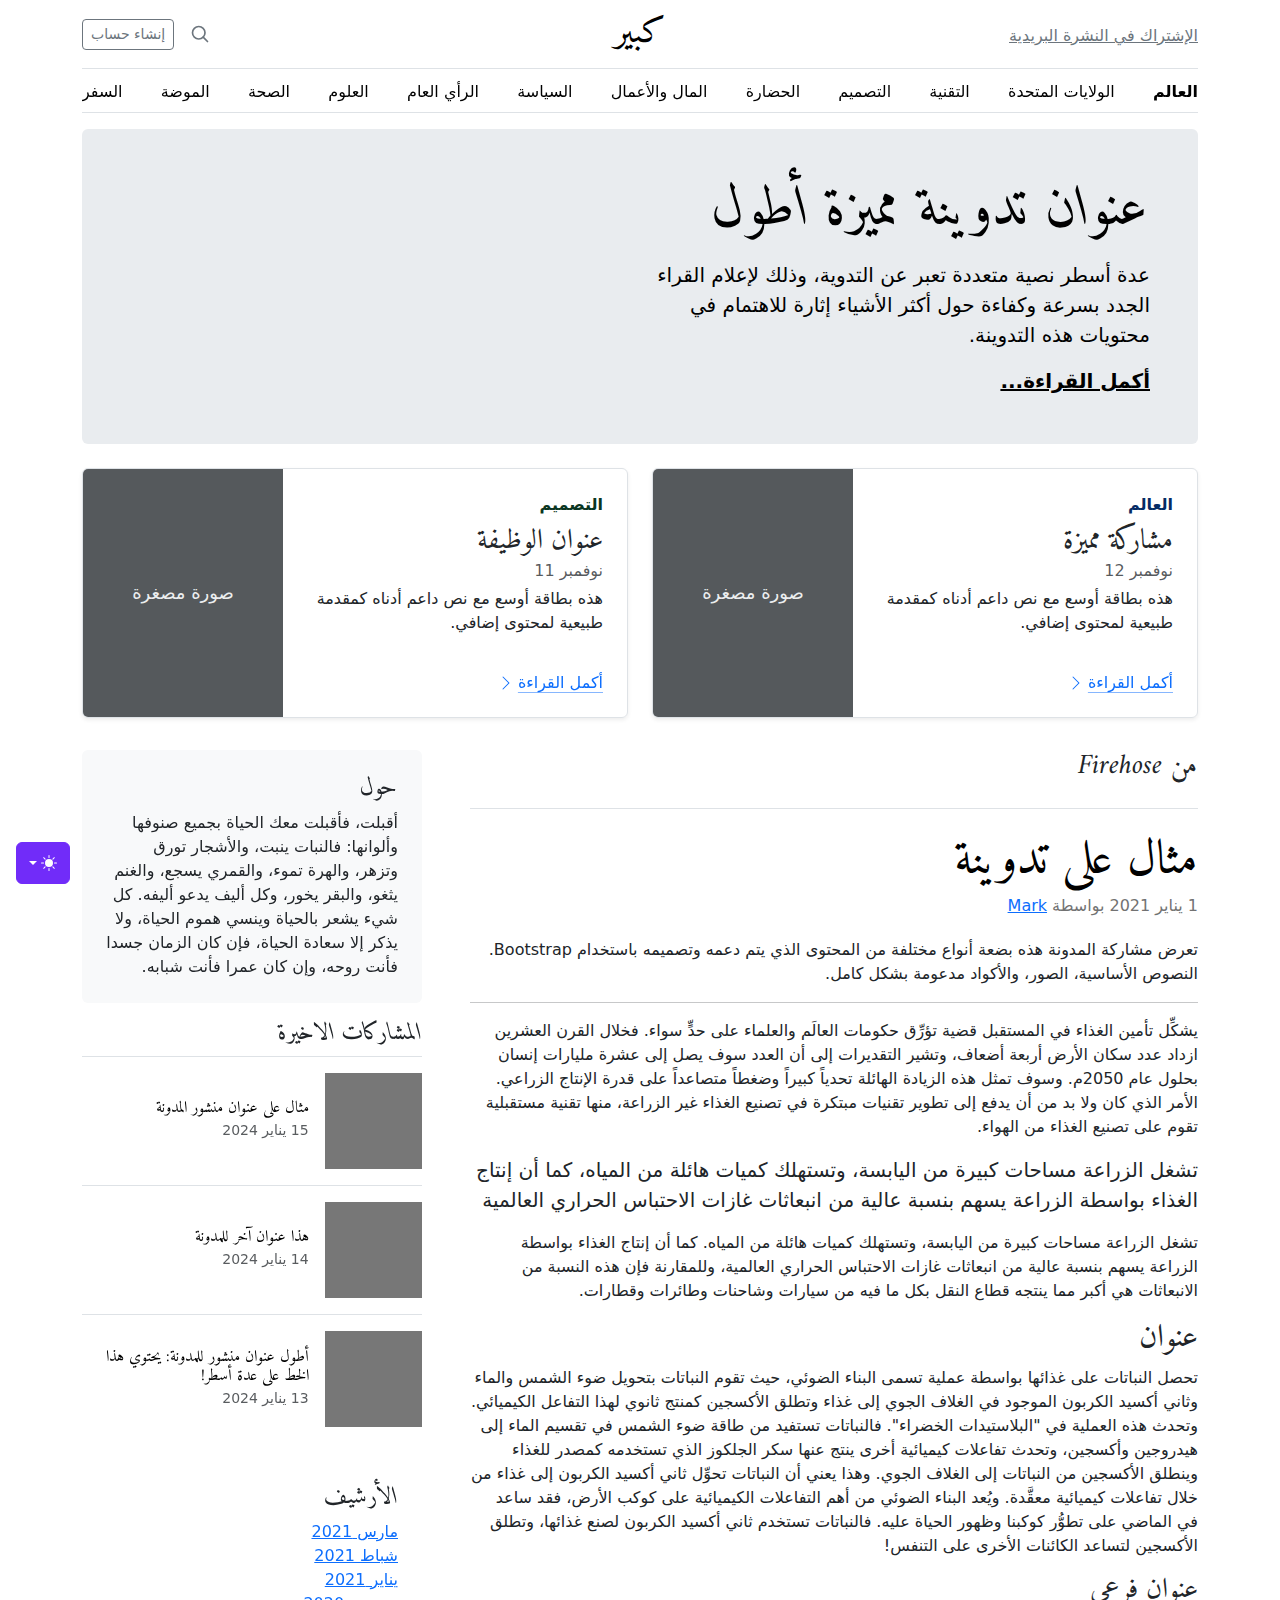
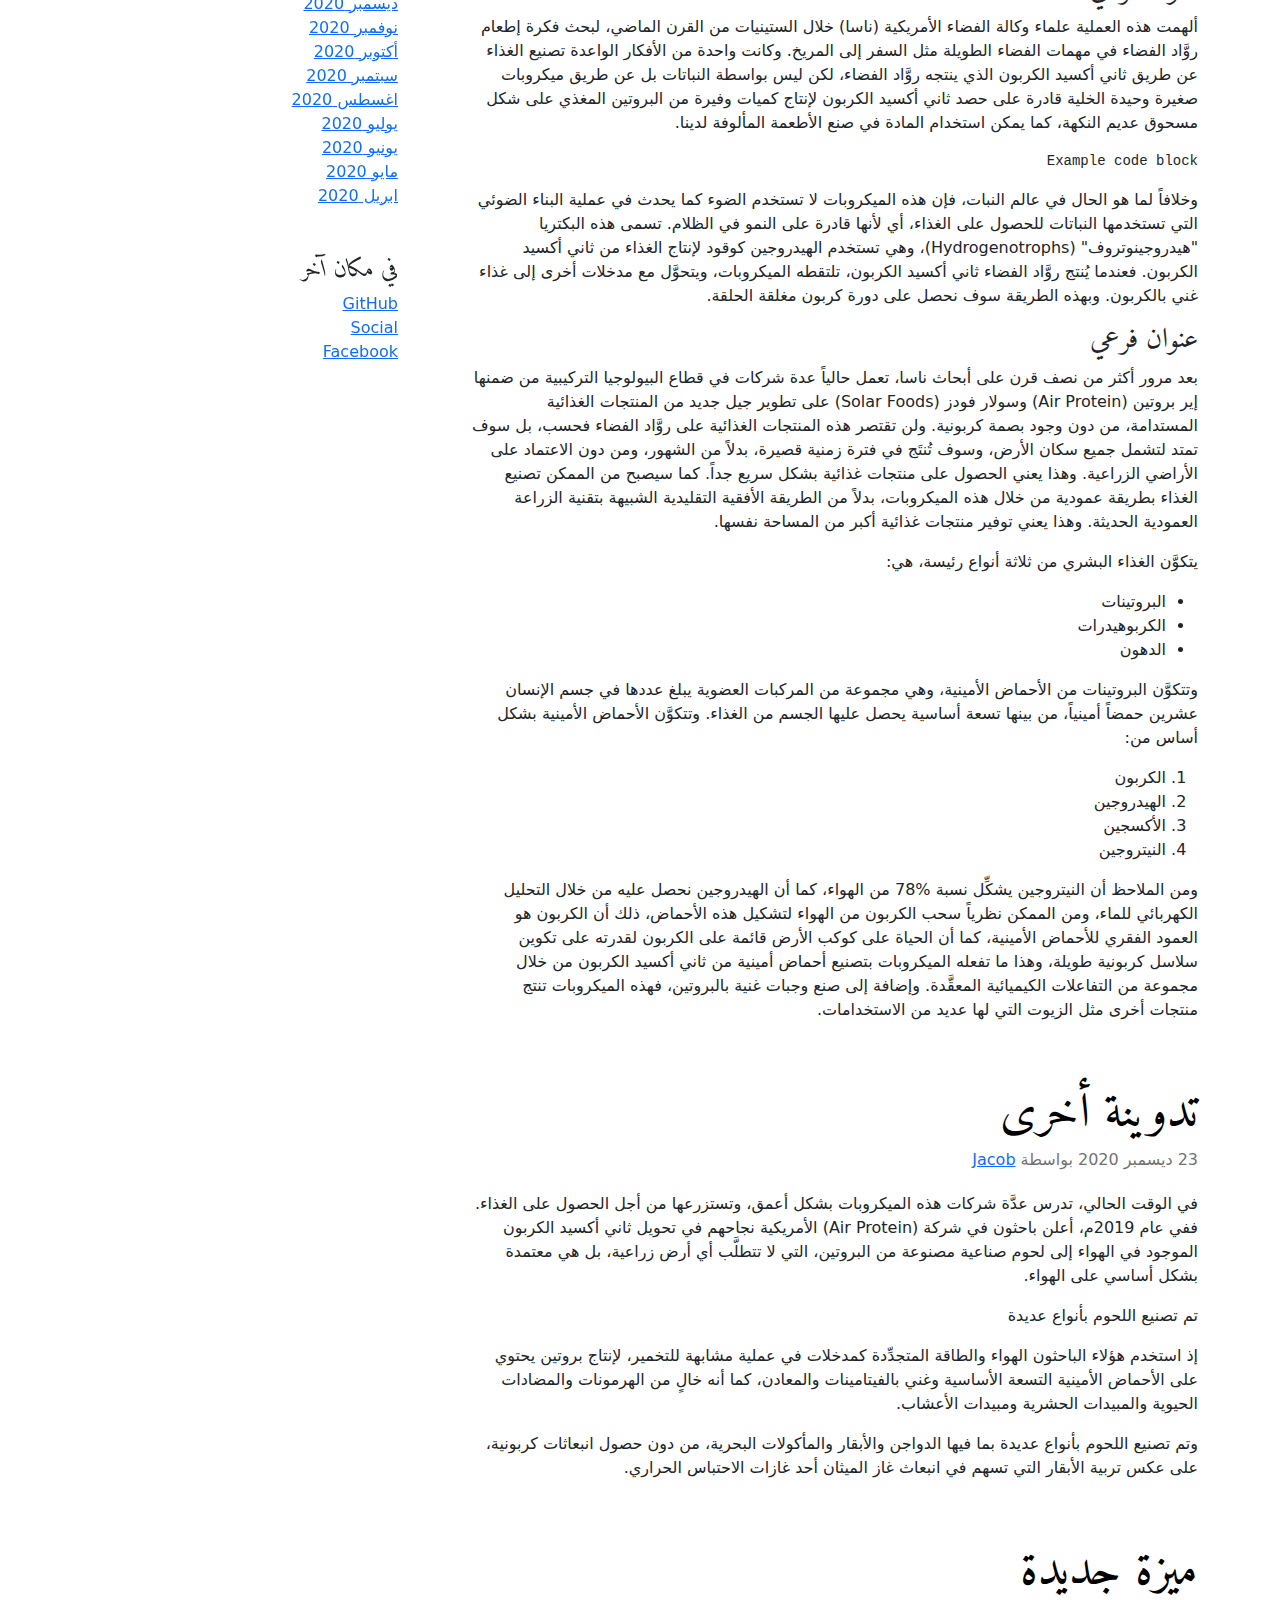
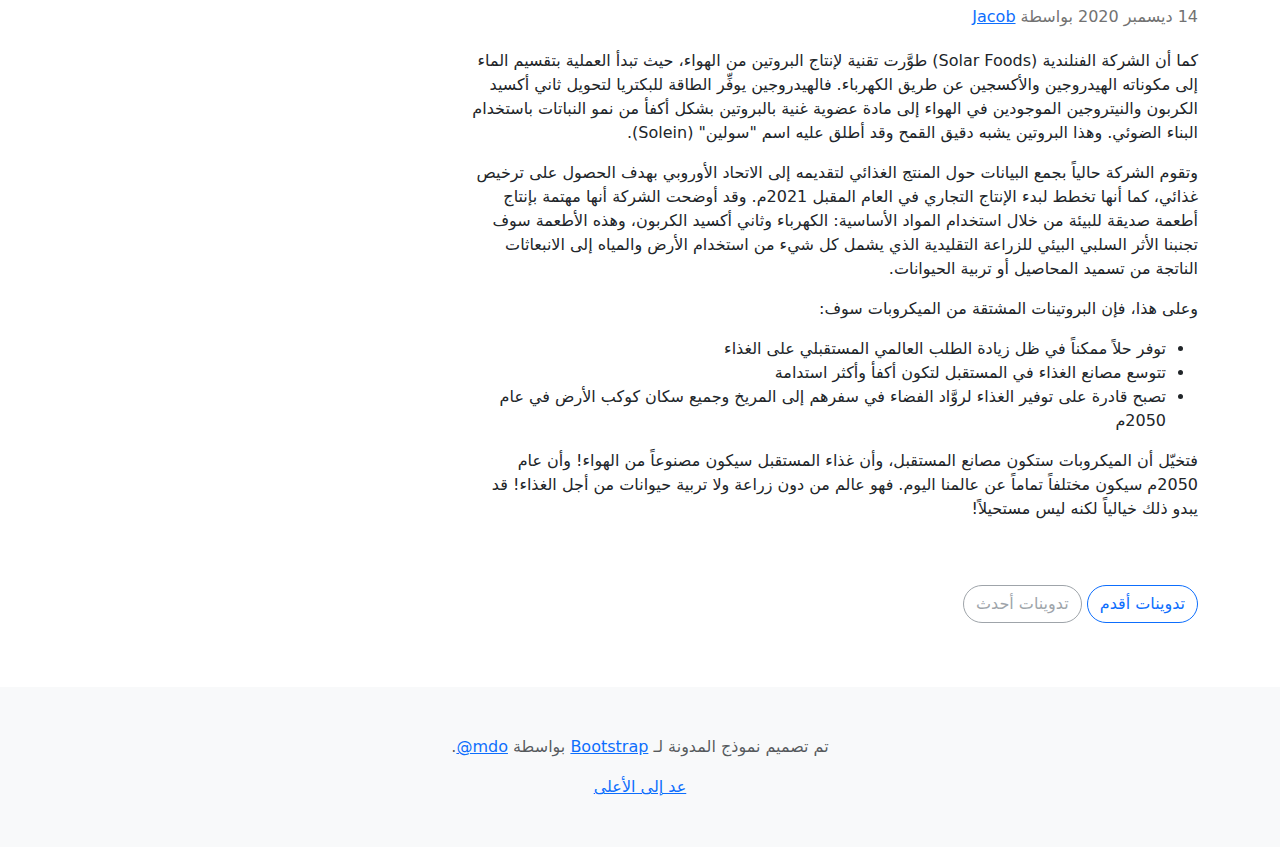
<file: bootstrap-5.3.8-examples/blog-rtl/index.html>
<!doctype html>
<html lang="ar" dir="rtl" data-bs-theme="auto">
  <head>
    <meta charset="utf-8" />
    <meta name="viewport" content="width=device-width, initial-scale=1" />
    <meta name="description" content="" />
    <meta
      name="author"
      content="Mark Otto, Jacob Thornton, and Bootstrap contributors"
    />
    <meta name="generator" content="Astro v5.13.2" />
    <title>قالب المدونة · Bootstrap v5.3</title>
    <link
      rel="canonical"
      href="https://getbootstrap.com/docs/5.3/examples/blog-rtl/"
    />
    <script src="../assets/js/color-modes.js"></script>
    <link href="../assets/dist/css/bootstrap.rtl.min.css" rel="stylesheet" />
    <meta name="theme-color" content="#712cf9" />
    <link
      href="https://fonts.googleapis.com/css?family=Amiri:wght@400;700&display=swap"
      rel="stylesheet"
    />
    <link href="../blog/blog.rtl.css" rel="stylesheet" />
    <style>
      .bd-placeholder-img {
        font-size: 1.125rem;
        text-anchor: middle;
        -webkit-user-select: none;
        -moz-user-select: none;
        user-select: none;
      }
      @media (min-width: 768px) {
        .bd-placeholder-img-lg {
          font-size: 3.5rem;
        }
      }
      .b-example-divider {
        width: 100%;
        height: 3rem;
        background-color: #0000001a;
        border: solid rgba(0, 0, 0, 0.15);
        border-width: 1px 0;
        box-shadow:
          inset 0 0.5em 1.5em #0000001a,
          inset 0 0.125em 0.5em #00000026;
      }
      .b-example-vr {
        flex-shrink: 0;
        width: 1.5rem;
        height: 100vh;
      }
      .bi {
        vertical-align: -0.125em;
        fill: currentColor;
      }
      .nav-scroller {
        position: relative;
        z-index: 2;
        height: 2.75rem;
        overflow-y: hidden;
      }
      .nav-scroller .nav {
        display: flex;
        flex-wrap: nowrap;
        padding-bottom: 1rem;
        margin-top: -1px;
        overflow-x: auto;
        text-align: center;
        white-space: nowrap;
        -webkit-overflow-scrolling: touch;
      }
      .btn-bd-primary {
        --bd-violet-bg: #712cf9;
        --bd-violet-rgb: 112.520718, 44.062154, 249.437846;
        --bs-btn-font-weight: 600;
        --bs-btn-color: var(--bs-white);
        --bs-btn-bg: var(--bd-violet-bg);
        --bs-btn-border-color: var(--bd-violet-bg);
        --bs-btn-hover-color: var(--bs-white);
        --bs-btn-hover-bg: #6528e0;
        --bs-btn-hover-border-color: #6528e0;
        --bs-btn-focus-shadow-rgb: var(--bd-violet-rgb);
        --bs-btn-active-color: var(--bs-btn-hover-color);
        --bs-btn-active-bg: #5a23c8;
        --bs-btn-active-border-color: #5a23c8;
      }
      .bd-mode-toggle {
        z-index: 1500;
      }
      .bd-mode-toggle .bi {
        width: 1em;
        height: 1em;
      }
      .bd-mode-toggle .dropdown-menu .active .bi {
        display: block !important;
      }
    </style>
  </head>
  <body>
    <svg xmlns="http://www.w3.org/2000/svg" class="d-none">
      <symbol id="check2" viewBox="0 0 16 16">
        <path
          d="M13.854 3.646a.5.5 0 0 1 0 .708l-7 7a.5.5 0 0 1-.708 0l-3.5-3.5a.5.5 0 1 1 .708-.708L6.5 10.293l6.646-6.647a.5.5 0 0 1 .708 0z"
        ></path>
      </symbol>
      <symbol id="circle-half" viewBox="0 0 16 16">
        <path
          d="M8 15A7 7 0 1 0 8 1v14zm0 1A8 8 0 1 1 8 0a8 8 0 0 1 0 16z"
        ></path>
      </symbol>
      <symbol id="moon-stars-fill" viewBox="0 0 16 16">
        <path
          d="M6 .278a.768.768 0 0 1 .08.858 7.208 7.208 0 0 0-.878 3.46c0 4.021 3.278 7.277 7.318 7.277.527 0 1.04-.055 1.533-.16a.787.787 0 0 1 .81.316.733.733 0 0 1-.031.893A8.349 8.349 0 0 1 8.344 16C3.734 16 0 12.286 0 7.71 0 4.266 2.114 1.312 5.124.06A.752.752 0 0 1 6 .278z"
        ></path>
        <path
          d="M10.794 3.148a.217.217 0 0 1 .412 0l.387 1.162c.173.518.579.924 1.097 1.097l1.162.387a.217.217 0 0 1 0 .412l-1.162.387a1.734 1.734 0 0 0-1.097 1.097l-.387 1.162a.217.217 0 0 1-.412 0l-.387-1.162A1.734 1.734 0 0 0 9.31 6.593l-1.162-.387a.217.217 0 0 1 0-.412l1.162-.387a1.734 1.734 0 0 0 1.097-1.097l.387-1.162zM13.863.099a.145.145 0 0 1 .274 0l.258.774c.115.346.386.617.732.732l.774.258a.145.145 0 0 1 0 .274l-.774.258a1.156 1.156 0 0 0-.732.732l-.258.774a.145.145 0 0 1-.274 0l-.258-.774a1.156 1.156 0 0 0-.732-.732l-.774-.258a.145.145 0 0 1 0-.274l.774-.258c.346-.115.617-.386.732-.732L13.863.1z"
        ></path>
      </symbol>
      <symbol id="sun-fill" viewBox="0 0 16 16">
        <path
          d="M8 12a4 4 0 1 0 0-8 4 4 0 0 0 0 8zM8 0a.5.5 0 0 1 .5.5v2a.5.5 0 0 1-1 0v-2A.5.5 0 0 1 8 0zm0 13a.5.5 0 0 1 .5.5v2a.5.5 0 0 1-1 0v-2A.5.5 0 0 1 8 13zm8-5a.5.5 0 0 1-.5.5h-2a.5.5 0 0 1 0-1h2a.5.5 0 0 1 .5.5zM3 8a.5.5 0 0 1-.5.5h-2a.5.5 0 0 1 0-1h2A.5.5 0 0 1 3 8zm10.657-5.657a.5.5 0 0 1 0 .707l-1.414 1.415a.5.5 0 1 1-.707-.708l1.414-1.414a.5.5 0 0 1 .707 0zm-9.193 9.193a.5.5 0 0 1 0 .707L3.05 13.657a.5.5 0 0 1-.707-.707l1.414-1.414a.5.5 0 0 1 .707 0zm9.193 2.121a.5.5 0 0 1-.707 0l-1.414-1.414a.5.5 0 0 1 .707-.707l1.414 1.414a.5.5 0 0 1 0 .707zM4.464 4.465a.5.5 0 0 1-.707 0L2.343 3.05a.5.5 0 1 1 .707-.707l1.414 1.414a.5.5 0 0 1 0 .708z"
        ></path>
      </symbol>
    </svg>
    <div
      class="dropdown position-fixed bottom-0 end-0 mb-3 me-3 bd-mode-toggle"
    >
      <button
        class="btn btn-bd-primary py-2 dropdown-toggle d-flex align-items-center"
        id="bd-theme"
        type="button"
        aria-expanded="false"
        data-bs-toggle="dropdown"
        aria-label="Toggle theme (auto)"
      >
        <svg class="bi my-1 theme-icon-active" aria-hidden="true">
          <use href="#circle-half"></use>
        </svg>
        <span class="visually-hidden" id="bd-theme-text">Toggle theme</span>
      </button>
      <ul
        class="dropdown-menu dropdown-menu-end shadow"
        aria-labelledby="bd-theme-text"
      >
        <li>
          <button
            type="button"
            class="dropdown-item d-flex align-items-center"
            data-bs-theme-value="light"
            aria-pressed="false"
          >
            <svg class="bi me-2 opacity-50" aria-hidden="true">
              <use href="#sun-fill"></use>
            </svg>
            Light
            <svg class="bi ms-auto d-none" aria-hidden="true">
              <use href="#check2"></use>
            </svg>
          </button>
        </li>
        <li>
          <button
            type="button"
            class="dropdown-item d-flex align-items-center"
            data-bs-theme-value="dark"
            aria-pressed="false"
          >
            <svg class="bi me-2 opacity-50" aria-hidden="true">
              <use href="#moon-stars-fill"></use>
            </svg>
            Dark
            <svg class="bi ms-auto d-none" aria-hidden="true">
              <use href="#check2"></use>
            </svg>
          </button>
        </li>
        <li>
          <button
            type="button"
            class="dropdown-item d-flex align-items-center active"
            data-bs-theme-value="auto"
            aria-pressed="true"
          >
            <svg class="bi me-2 opacity-50" aria-hidden="true">
              <use href="#circle-half"></use>
            </svg>
            Auto
            <svg class="bi ms-auto d-none" aria-hidden="true">
              <use href="#check2"></use>
            </svg>
          </button>
        </li>
      </ul>
    </div>
    <svg xmlns="http://www.w3.org/2000/svg" class="d-none">
      <symbol
        id="aperture"
        fill="none"
        stroke="currentColor"
        stroke-linecap="round"
        stroke-linejoin="round"
        stroke-width="2"
        viewBox="0 0 24 24"
      >
        <circle cx="12" cy="12" r="10"></circle>
        <path
          d="M14.31 8l5.74 9.94M9.69 8h11.48M7.38 12l5.74-9.94M9.69 16L3.95 6.06M14.31 16H2.83m13.79-4l-5.74 9.94"
        ></path>
      </symbol>
      <symbol id="cart" viewBox="0 0 16 16">
        <path
          d="M0 1.5A.5.5 0 0 1 .5 1H2a.5.5 0 0 1 .485.379L2.89 3H14.5a.5.5 0 0 1 .49.598l-1 5a.5.5 0 0 1-.465.401l-9.397.472L4.415 11H13a.5.5 0 0 1 0 1H4a.5.5 0 0 1-.491-.408L2.01 3.607 1.61 2H.5a.5.5 0 0 1-.5-.5zM3.102 4l.84 4.479 9.144-.459L13.89 4H3.102zM5 12a2 2 0 1 0 0 4 2 2 0 0 0 0-4zm7 0a2 2 0 1 0 0 4 2 2 0 0 0 0-4zm-7 1a1 1 0 1 1 0 2 1 1 0 0 1 0-2zm7 0a1 1 0 1 1 0 2 1 1 0 0 1 0-2z"
        ></path>
      </symbol>
      <symbol id="chevron-right" viewBox="0 0 16 16">
        <path
          fill-rule="evenodd"
          d="M4.646 1.646a.5.5 0 0 1 .708 0l6 6a.5.5 0 0 1 0 .708l-6 6a.5.5 0 0 1-.708-.708L10.293 8 4.646 2.354a.5.5 0 0 1 0-.708z"
        ></path>
      </symbol>
    </svg>
    <div class="container">
      <header class="border-bottom lh-1 py-3">
        <div class="row flex-nowrap justify-content-between align-items-center">
          <div class="col-4 pt-1">
            <a class="link-secondary" href="#">الإشتراك في النشرة البريدية</a>
          </div>
          <div class="col-4 text-center">
            <a
              class="blog-header-logo text-body-emphasis text-decoration-none"
              href="#"
              >كبير</a
            >
          </div>
          <div class="col-4 d-flex justify-content-end align-items-center">
            <a class="link-secondary" href="#" aria-label="بحث">
              <svg
                xmlns="http://www.w3.org/2000/svg"
                width="20"
                height="20"
                fill="none"
                stroke="currentColor"
                stroke-linecap="round"
                stroke-linejoin="round"
                stroke-width="2"
                class="mx-3"
                role="img"
                viewBox="0 0 24 24"
              >
                <title>بحث</title>
                <circle cx="10.5" cy="10.5" r="7.5"></circle>
                <path d="M21 21l-5.2-5.2"></path>
              </svg>
            </a>
            <a class="btn btn-sm btn-outline-secondary" href="#">إنشاء حساب</a>
          </div>
        </div>
      </header>
      <div class="nav-scroller py-1 mb-3 border-bottom">
        <nav class="nav nav-underline justify-content-between">
          <a class="nav-item nav-link link-body-emphasis active" href="#"
            >العالم</a
          >
          <a class="nav-item nav-link link-body-emphasis" href="#"
            >الولايات المتحدة</a
          >
          <a class="nav-item nav-link link-body-emphasis" href="#">التقنية</a>
          <a class="nav-item nav-link link-body-emphasis" href="#">التصميم</a>
          <a class="nav-item nav-link link-body-emphasis" href="#">الحضارة</a>
          <a class="nav-item nav-link link-body-emphasis" href="#"
            >المال والأعمال</a
          >
          <a class="nav-item nav-link link-body-emphasis" href="#">السياسة</a>
          <a class="nav-item nav-link link-body-emphasis" href="#"
            >الرأي العام</a
          >
          <a class="nav-item nav-link link-body-emphasis" href="#">العلوم</a>
          <a class="nav-item nav-link link-body-emphasis" href="#">الصحة</a>
          <a class="nav-item nav-link link-body-emphasis" href="#">الموضة</a>
          <a class="nav-item nav-link link-body-emphasis" href="#">السفر</a>
        </nav>
      </div>
    </div>
    <main class="container">
      <div class="p-4 p-md-5 mb-4 rounded text-body-emphasis bg-body-secondary">
        <div class="col-lg-6 px-0">
          <h1 class="display-4 fst-italic">عنوان تدوينة مميزة أطول</h1>
          <p class="lead my-3">
            عدة أسطر نصية متعددة تعبر عن التدوية، وذلك لإعلام القراء الجدد بسرعة
            وكفاءة حول أكثر الأشياء إثارة للاهتمام في محتويات هذه التدوينة.
          </p>
          <p class="lead mb-0">
            <a href="#" class="text-body-emphasis fw-bold">أكمل القراءة...</a>
          </p>
        </div>
      </div>
      <div class="row mb-2">
        <div class="col-md-6">
          <div
            class="row g-0 border rounded overflow-hidden flex-md-row mb-4 shadow-sm h-md-250 position-relative"
          >
            <div class="col p-4 d-flex flex-column position-static">
              <strong class="d-inline-block mb-2 text-primary-emphasis"
                >العالم</strong
              >
              <h3 class="mb-0">مشاركة مميزة</h3>
              <div class="mb-1 text-body-secondary">نوفمبر 12</div>
              <p class="card-text mb-auto">
                هذه بطاقة أوسع مع نص داعم أدناه كمقدمة طبيعية لمحتوى إضافي.
              </p>
              <a
                href="#"
                class="icon-link gap-1 icon-link-hover stretched-link"
              >
                أكمل القراءة
                <svg class="bi" aria-hidden="true">
                  <use xlink:href="#chevron-right"></use>
                </svg>
              </a>
            </div>
            <div class="col-auto d-none d-lg-block">
              <svg
                aria-label="Placeholder: صورة مصغرة"
                class="bd-placeholder-img"
                height="250"
                preserveAspectRatio="xMidYMid slice"
                role="img"
                width="200"
                xmlns="http://www.w3.org/2000/svg"
              >
                <title>Placeholder</title>
                <rect width="100%" height="100%" fill="#55595c"></rect>
                <text x="50%" y="50%" fill="#eceeef" dy=".3em">صورة مصغرة</text>
              </svg>
            </div>
          </div>
        </div>
        <div class="col-md-6">
          <div
            class="row g-0 border rounded overflow-hidden flex-md-row mb-4 shadow-sm h-md-250 position-relative"
          >
            <div class="col p-4 d-flex flex-column position-static">
              <strong class="d-inline-block mb-2 text-success-emphasis"
                >التصميم</strong
              >
              <h3 class="mb-0">عنوان الوظيفة</h3>
              <div class="mb-1 text-body-secondary">نوفمبر 11</div>
              <p class="mb-auto">
                هذه بطاقة أوسع مع نص داعم أدناه كمقدمة طبيعية لمحتوى إضافي.
              </p>
              <a
                href="#"
                class="icon-link gap-1 icon-link-hover stretched-link"
              >
                أكمل القراءة
                <svg class="bi" aria-hidden="true">
                  <use xlink:href="#chevron-right"></use>
                </svg>
              </a>
            </div>
            <div class="col-auto d-none d-lg-block">
              <svg
                aria-label="Placeholder: صورة مصغرة"
                class="bd-placeholder-img"
                height="250"
                preserveAspectRatio="xMidYMid slice"
                role="img"
                width="200"
                xmlns="http://www.w3.org/2000/svg"
              >
                <title>Placeholder</title>
                <rect width="100%" height="100%" fill="#55595c"></rect>
                <text x="50%" y="50%" fill="#eceeef" dy=".3em">صورة مصغرة</text>
              </svg>
            </div>
          </div>
        </div>
      </div>
      <div class="row g-5">
        <div class="col-md-8">
          <h3 class="pb-4 mb-4 fst-italic border-bottom">من Firehose</h3>
          <article class="blog-post">
            <h2 class="display-5 link-body-emphasis mb-1">مثال على تدوينة</h2>
            <p class="blog-post-meta">
              1 يناير 2021 بواسطة <a href="#"> Mark </a>
            </p>
            <p>
              تعرض مشاركة المدونة هذه بضعة أنواع مختلفة من المحتوى الذي يتم دعمه
              وتصميمه باستخدام Bootstrap. النصوص الأساسية، الصور، والأكواد
              مدعومة بشكل كامل.
            </p>
            <hr />
            <p>
              يشكِّل تأمين الغذاء في المستقبل قضية تؤرِّق حكومات العالَم
              والعلماء على حدٍّ سواء. فخلال القرن العشرين ازداد عدد سكان الأرض
              أربعة أضعاف، وتشير التقديرات إلى أن العدد سوف يصل إلى عشرة مليارات
              إنسان بحلول عام 2050م. وسوف تمثل هذه الزيادة الهائلة تحدياً كبيراً
              وضغطاً متصاعداً على قدرة الإنتاج الزراعي. الأمر الذي كان ولا بد من
              أن يدفع إلى تطوير تقنيات مبتكرة في تصنيع الغذاء غير الزراعة، منها
              تقنية مستقبلية تقوم على تصنيع الغذاء من الهواء.
            </p>
            <blockquote class="blockquote">
              <p>
                تشغل الزراعة مساحات كبيرة من اليابسة، وتستهلك كميات هائلة من
                المياه، كما أن إنتاج الغذاء بواسطة الزراعة يسهم بنسبة عالية من
                انبعاثات غازات الاحتباس الحراري العالمية
              </p>
            </blockquote>
            <p>
              تشغل الزراعة مساحات كبيرة من اليابسة، وتستهلك كميات هائلة من
              المياه. كما أن إنتاج الغذاء بواسطة الزراعة يسهم بنسبة عالية من
              انبعاثات غازات الاحتباس الحراري العالمية، وللمقارنة فإن هذه النسبة
              من الانبعاثات هي أكبر مما ينتجه قطاع النقل بكل ما فيه من سيارات
              وشاحنات وطائرات وقطارات.
            </p>
            <h2>عنوان</h2>
            <p>
              تحصل النباتات على غذائها بواسطة عملية تسمى البناء الضوئي، حيث تقوم
              النباتات بتحويل ضوء الشمس والماء وثاني أكسيد الكربون الموجود في
              الغلاف الجوي إلى غذاء وتطلق الأكسجين كمنتج ثانوي لهذا التفاعل
              الكيميائي. وتحدث هذه العملية في "البلاستيدات الخضراء". فالنباتات
              تستفيد من طاقة ضوء الشمس في تقسيم الماء إلى هيدروجين وأكسجين،
              وتحدث تفاعلات كيميائية أخرى ينتج عنها سكر الجلكوز الذي تستخدمه
              كمصدر للغذاء وينطلق الأكسجين من النباتات إلى الغلاف الجوي. وهذا
              يعني أن النباتات تحوِّل ثاني أكسيد الكربون إلى غذاء من خلال
              تفاعلات كيميائية معقَّدة. ويُعد البناء الضوئي من أهم التفاعلات
              الكيميائية على كوكب الأرض، فقد ساعد في الماضي على تطوُّر كوكبنا
              وظهور الحياة عليه. فالنباتات تستخدم ثاني أكسيد الكربون لصنع
              غذائها، وتطلق الأكسجين لتساعد الكائنات الأخرى على التنفس!
            </p>
            <h3>عنوان فرعي</h3>
            <p>
              ألهمت هذه العملية علماء وكالة الفضاء الأمريكية (ناسا) خلال
              الستينيات من القرن الماضي، لبحث فكرة إطعام روَّاد الفضاء في مهمات
              الفضاء الطويلة مثل السفر إلى المريخ. وكانت واحدة من الأفكار
              الواعدة تصنيع الغذاء عن طريق ثاني أكسيد الكربون الذي ينتجه روَّاد
              الفضاء، لكن ليس بواسطة النباتات بل عن طريق ميكروبات صغيرة وحيدة
              الخلية قادرة على حصد ثاني أكسيد الكربون لإنتاج كميات وفيرة من
              البروتين المغذي على شكل مسحوق عديم النكهة، كما يمكن استخدام المادة
              في صنع الأطعمة المألوفة لدينا.
            </p>
            <pre><code>Example code block</code></pre>
            <p>
              وخلافاً لما هو الحال في عالم النبات، فإن هذه الميكروبات لا تستخدم
              الضوء كما يحدث في عملية البناء الضوئي التي تستخدمها النباتات
              للحصول على الغذاء، أي لأنها قادرة على النمو في الظلام. تسمى هذه
              البكتريا "هيدروجينوتروف" (Hydrogenotrophs)، وهي تستخدم الهيدروجين
              كوقود لإنتاج الغذاء من ثاني أكسيد الكربون. فعندما يُنتج روَّاد
              الفضاء ثاني أكسيد الكربون، تلتقطه الميكروبات، ويتحوَّل مع مدخلات
              أخرى إلى غذاء غني بالكربون. وبهذه الطريقة سوف نحصل على دورة كربون
              مغلقة الحلقة.
            </p>
            <h3>عنوان فرعي</h3>
            <p>
              بعد مرور أكثر من نصف قرن على أبحاث ناسا، تعمل حالياً عدة شركات في
              قطاع البيولوجيا التركيبية من ضمنها إير بروتين (Air Protein) وسولار
              فودز (Solar Foods) على تطوير جيل جديد من المنتجات الغذائية
              المستدامة، من دون وجود بصمة كربونية. ولن تقتصر هذه المنتجات
              الغذائية على روَّاد الفضاء فحسب، بل سوف تمتد لتشمل جميع سكان
              الأرض، وسوف تُنتَج في فترة زمنية قصيرة، بدلاً من الشهور، ومن دون
              الاعتماد على الأراضي الزراعية. وهذا يعني الحصول على منتجات غذائية
              بشكل سريع جداً. كما سيصبح من الممكن تصنيع الغذاء بطريقة عمودية من
              خلال هذه الميكروبات، بدلاً من الطريقة الأفقية التقليدية الشبيهة
              بتقنية الزراعة العمودية الحديثة. وهذا يعني توفير منتجات غذائية
              أكبر من المساحة نفسها.
            </p>
            <p>يتكوَّن الغذاء البشري من ثلاثة أنواع رئيسة، هي:</p>
            <ul>
              <li>البروتينات</li>
              <li>الكربوهيدرات</li>
              <li>الدهون</li>
            </ul>
            <p>
              وتتكوَّن البروتينات من الأحماض الأمينية، وهي مجموعة من المركبات
              العضوية يبلغ عددها في جسم الإنسان عشرين حمضاً أمينياً، من بينها
              تسعة أساسية يحصل عليها الجسم من الغذاء. وتتكوَّن الأحماض الأمينية
              بشكل أساس من:
            </p>
            <ol>
              <li>الكربون</li>
              <li>الهيدروجين</li>
              <li>الأكسجين</li>
              <li>النيتروجين</li>
            </ol>
            <p>
              ومن الملاحظ أن النيتروجين يشكِّل نسبة %78 من الهواء، كما أن
              الهيدروجين نحصل عليه من خلال التحليل الكهربائي للماء، ومن الممكن
              نظرياً سحب الكربون من الهواء لتشكيل هذه الأحماض، ذلك أن الكربون هو
              العمود الفقري للأحماض الأمينية، كما أن الحياة على كوكب الأرض قائمة
              على الكربون لقدرته على تكوين سلاسل كربونية طويلة، وهذا ما تفعله
              الميكروبات بتصنيع أحماض أمينية من ثاني أكسيد الكربون من خلال
              مجموعة من التفاعلات الكيميائية المعقَّدة. وإضافة إلى صنع وجبات
              غنية بالبروتين، فهذه الميكروبات تنتج منتجات أخرى مثل الزيوت التي
              لها عديد من الاستخدامات.
            </p>
          </article>
          <article class="blog-post">
            <h2 class="display-5 link-body-emphasis mb-1">تدوينة أخرى</h2>
            <p class="blog-post-meta">
              23 ديسمبر 2020 بواسطة <a href="#">Jacob</a>
            </p>
            <p>
              في الوقت الحالي، تدرس عدَّة شركات هذه الميكروبات بشكل أعمق،
              وتستزرعها من أجل الحصول على الغذاء. ففي عام 2019م، أعلن باحثون في
              شركة (Air Protein) الأمريكية نجاحهم في تحويل ثاني أكسيد الكربون
              الموجود في الهواء إلى لحوم صناعية مصنوعة من البروتين، التي لا
              تتطلَّب أي أرض زراعية، بل هي معتمدة بشكل أساسي على الهواء.
            </p>
            <blockquote><p>تم تصنيع اللحوم بأنواع عديدة</p></blockquote>
            <p>
              إذ استخدم هؤلاء الباحثون الهواء والطاقة المتجدِّدة كمدخلات في
              عملية مشابهة للتخمير، لإنتاج بروتين يحتوي على الأحماض الأمينية
              التسعة الأساسية وغني بالفيتامينات والمعادن، كما أنه خالٍ من
              الهرمونات والمضادات الحيوية والمبيدات الحشرية ومبيدات الأعشاب.
            </p>
            <p>
              وتم تصنيع اللحوم بأنواع عديدة بما فيها الدواجن والأبقار والمأكولات
              البحرية، من دون حصول انبعاثات كربونية، على عكس تربية الأبقار التي
              تسهم في انبعاث غاز الميثان أحد غازات الاحتباس الحراري.
            </p>
          </article>
          <article class="blog-post">
            <h2 class="display-5 link-body-emphasis mb-1">ميزة جديدة</h2>
            <p class="blog-post-meta">
              14 ديسمبر 2020 بواسطة <a href="#">Jacob</a>
            </p>
            <p>
              كما أن الشركة الفنلندية (Solar Foods) طوَّرت تقنية لإنتاج البروتين
              من الهواء، حيث تبدأ العملية بتقسيم الماء إلى مكوناته الهيدروجين
              والأكسجين عن طريق الكهرباء. فالهيدروجين يوفِّر الطاقة للبكتريا
              لتحويل ثاني أكسيد الكربون والنيتروجين الموجودين في الهواء إلى مادة
              عضوية غنية بالبروتين بشكل أكفأ من نمو النباتات باستخدام البناء
              الضوئي. وهذا البروتين يشبه دقيق القمح وقد أطلق عليه اسم "سولين"
              (Solein).
            </p>
            <p>
              وتقوم الشركة حالياً بجمع البيانات حول المنتج الغذائي لتقديمه إلى
              الاتحاد الأوروبي بهدف الحصول على ترخيص غذائي، كما أنها تخطط لبدء
              الإنتاج التجاري في العام المقبل 2021م. وقد أوضحت الشركة أنها مهتمة
              بإنتاج أطعمة صديقة للبيئة من خلال استخدام المواد الأساسية:
              الكهرباء وثاني أكسيد الكربون، وهذه الأطعمة سوف تجنبنا الأثر السلبي
              البيئي للزراعة التقليدية الذي يشمل كل شيء من استخدام الأرض والمياه
              إلى الانبعاثات الناتجة من تسميد المحاصيل أو تربية الحيوانات.
            </p>
            <p>وعلى هذا، فإن البروتينات المشتقة من الميكروبات سوف:</p>
            <ul>
              <li>
                توفر حلاً ممكناً في ظل زيادة الطلب العالمي المستقبلي على الغذاء
              </li>
              <li>تتوسع مصانع الغذاء في المستقبل لتكون أكفأ وأكثر استدامة</li>
              <li>
                تصبح قادرة على توفير الغذاء لروَّاد الفضاء في سفرهم إلى المريخ
                وجميع سكان كوكب الأرض في عام 2050م
              </li>
            </ul>
            <p>
              فتخيّل أن الميكروبات ستكون مصانع المستقبل، وأن غذاء المستقبل سيكون
              مصنوعاً من الهواء! وأن عام 2050م سيكون مختلفاً تماماً عن عالمنا
              اليوم. فهو عالم من دون زراعة ولا تربية حيوانات من أجل الغذاء! قد
              يبدو ذلك خيالياً لكنه ليس مستحيلاً!
            </p>
          </article>
          <nav class="blog-pagination" aria-label="Pagination">
            <a class="btn btn-outline-primary rounded-pill" href="#"
              >تدوينات أقدم</a
            >
            <a
              class="btn btn-outline-secondary rounded-pill disabled"
              aria-disabled="true"
              >تدوينات أحدث</a
            >
          </nav>
        </div>
        <div class="col-md-4">
          <div class="position-sticky" style="top: 2rem">
            <div class="p-4 mb-3 bg-body-tertiary rounded">
              <h4 class="fst-italic">حول</h4>
              <p class="mb-0">
                أقبلت، فأقبلت معك الحياة بجميع صنوفها وألوانها: فالنبات ينبت،
                والأشجار تورق وتزهر، والهرة تموء، والقمري يسجع، والغنم يثغو،
                والبقر يخور، وكل أليف يدعو أليفه. كل شيء يشعر بالحياة وينسي هموم
                الحياة، ولا يذكر إلا سعادة الحياة، فإن كان الزمان جسدا فأنت
                روحه، وإن كان عمرا فأنت شبابه.
              </p>
            </div>
            <div>
              <h4 class="fst-italic">المشاركات الاخيرة</h4>
              <ul class="list-unstyled">
                <li>
                  <a
                    class="d-flex flex-column flex-lg-row gap-3 align-items-start align-items-lg-center py-3 link-body-emphasis text-decoration-none border-top"
                    href="#"
                  >
                    <svg
                      aria-hidden="true"
                      class="bd-placeholder-img"
                      height="96"
                      preserveAspectRatio="xMidYMid slice"
                      width="100%"
                      xmlns="http://www.w3.org/2000/svg"
                    >
                      <rect width="100%" height="100%" fill="#777"></rect>
                    </svg>
                    <div class="col-lg-8">
                      <h6 class="mb-0">مثال على عنوان منشور المدونة</h6>
                      <small class="text-body-secondary">15 يناير 2024</small>
                    </div>
                  </a>
                </li>
                <li>
                  <a
                    class="d-flex flex-column flex-lg-row gap-3 align-items-start align-items-lg-center py-3 link-body-emphasis text-decoration-none border-top"
                    href="#"
                  >
                    <svg
                      aria-hidden="true"
                      class="bd-placeholder-img"
                      height="96"
                      preserveAspectRatio="xMidYMid slice"
                      width="100%"
                      xmlns="http://www.w3.org/2000/svg"
                    >
                      <rect width="100%" height="100%" fill="#777"></rect>
                    </svg>
                    <div class="col-lg-8">
                      <h6 class="mb-0">هذا عنوان آخر للمدونة</h6>
                      <small class="text-body-secondary">14 يناير 2024</small>
                    </div>
                  </a>
                </li>
                <li>
                  <a
                    class="d-flex flex-column flex-lg-row gap-3 align-items-start align-items-lg-center py-3 link-body-emphasis text-decoration-none border-top"
                    href="#"
                  >
                    <svg
                      aria-hidden="true"
                      class="bd-placeholder-img"
                      height="96"
                      preserveAspectRatio="xMidYMid slice"
                      width="100%"
                      xmlns="http://www.w3.org/2000/svg"
                    >
                      <rect width="100%" height="100%" fill="#777"></rect>
                    </svg>
                    <div class="col-lg-8">
                      <h6 class="mb-0">
                        أطول عنوان منشور للمدونة: يحتوي هذا الخط على عدة أسطر!
                      </h6>
                      <small class="text-body-secondary">13 يناير 2024</small>
                    </div>
                  </a>
                </li>
              </ul>
            </div>
            <div class="p-4">
              <h4 class="fst-italic">الأرشيف</h4>
              <ol class="list-unstyled mb-0">
                <li><a href="#">مارس 2021</a></li>
                <li><a href="#">شباط 2021</a></li>
                <li><a href="#">يناير 2021</a></li>
                <li><a href="#">ديسمبر 2020</a></li>
                <li><a href="#">نوفمبر 2020</a></li>
                <li><a href="#">أكتوبر 2020</a></li>
                <li><a href="#">سبتمبر 2020</a></li>
                <li><a href="#">اغسطس 2020</a></li>
                <li><a href="#">يوليو 2020</a></li>
                <li><a href="#">يونيو 2020</a></li>
                <li><a href="#">مايو 2020</a></li>
                <li><a href="#">ابريل 2020</a></li>
              </ol>
            </div>
            <div class="p-4">
              <h4 class="fst-italic">في مكان آخر</h4>
              <ol class="list-unstyled">
                <li><a href="#">GitHub</a></li>
                <li><a href="#">Social</a></li>
                <li><a href="#">Facebook</a></li>
              </ol>
            </div>
          </div>
        </div>
      </div>
    </main>
    <footer class="py-5 text-center text-body-secondary bg-body-tertiary">
      <p>
        تم تصميم نموذج المدونة لـ
        <a href="https://getbootstrap.com/">Bootstrap</a> بواسطة
        <a href="https://x.com/mdo"><bdi lang="en" dir="ltr">@mdo</bdi></a
        >.
      </p>
      <p class="mb-0"><a href="#">عد إلى الأعلى</a></p>
    </footer>
    <script
      src="../assets/dist/js/bootstrap.bundle.min.js"
      class="astro-vvvwv3sm"
    ></script>
  </body>
</html>
</file>
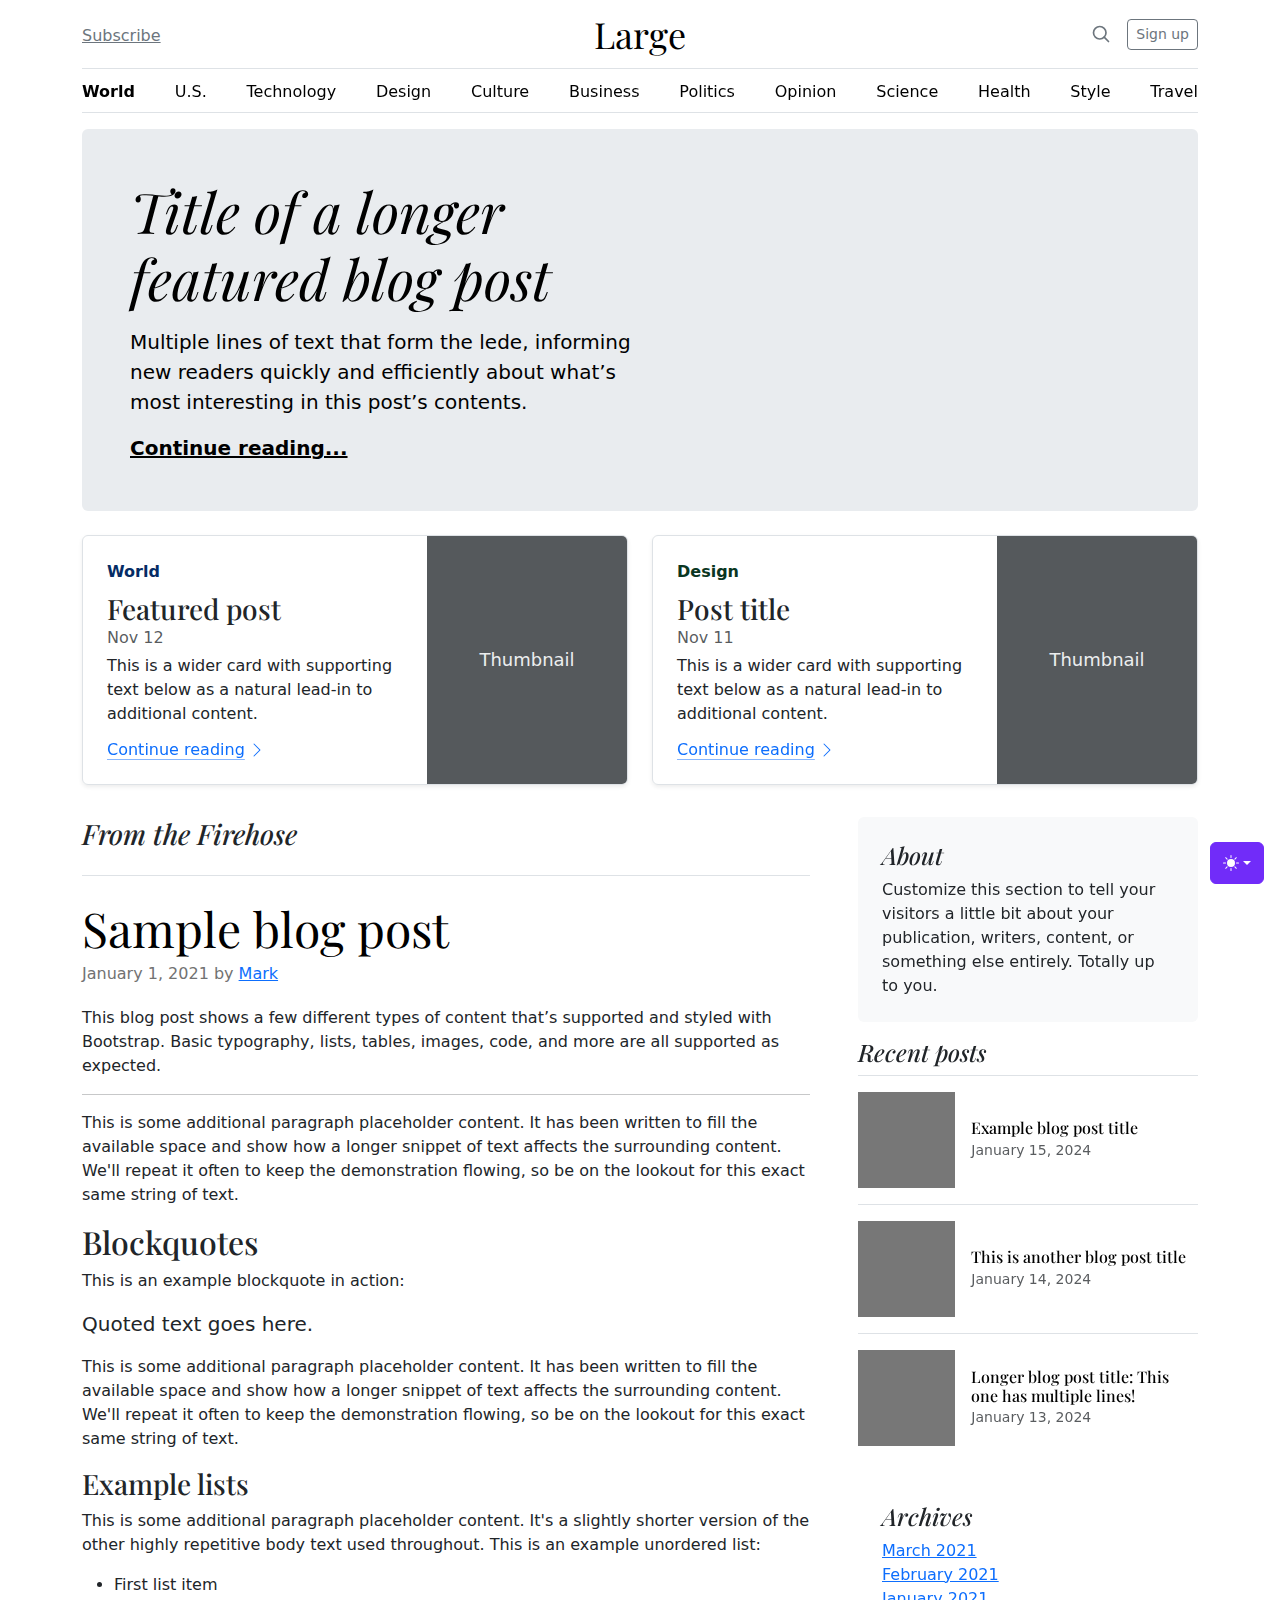
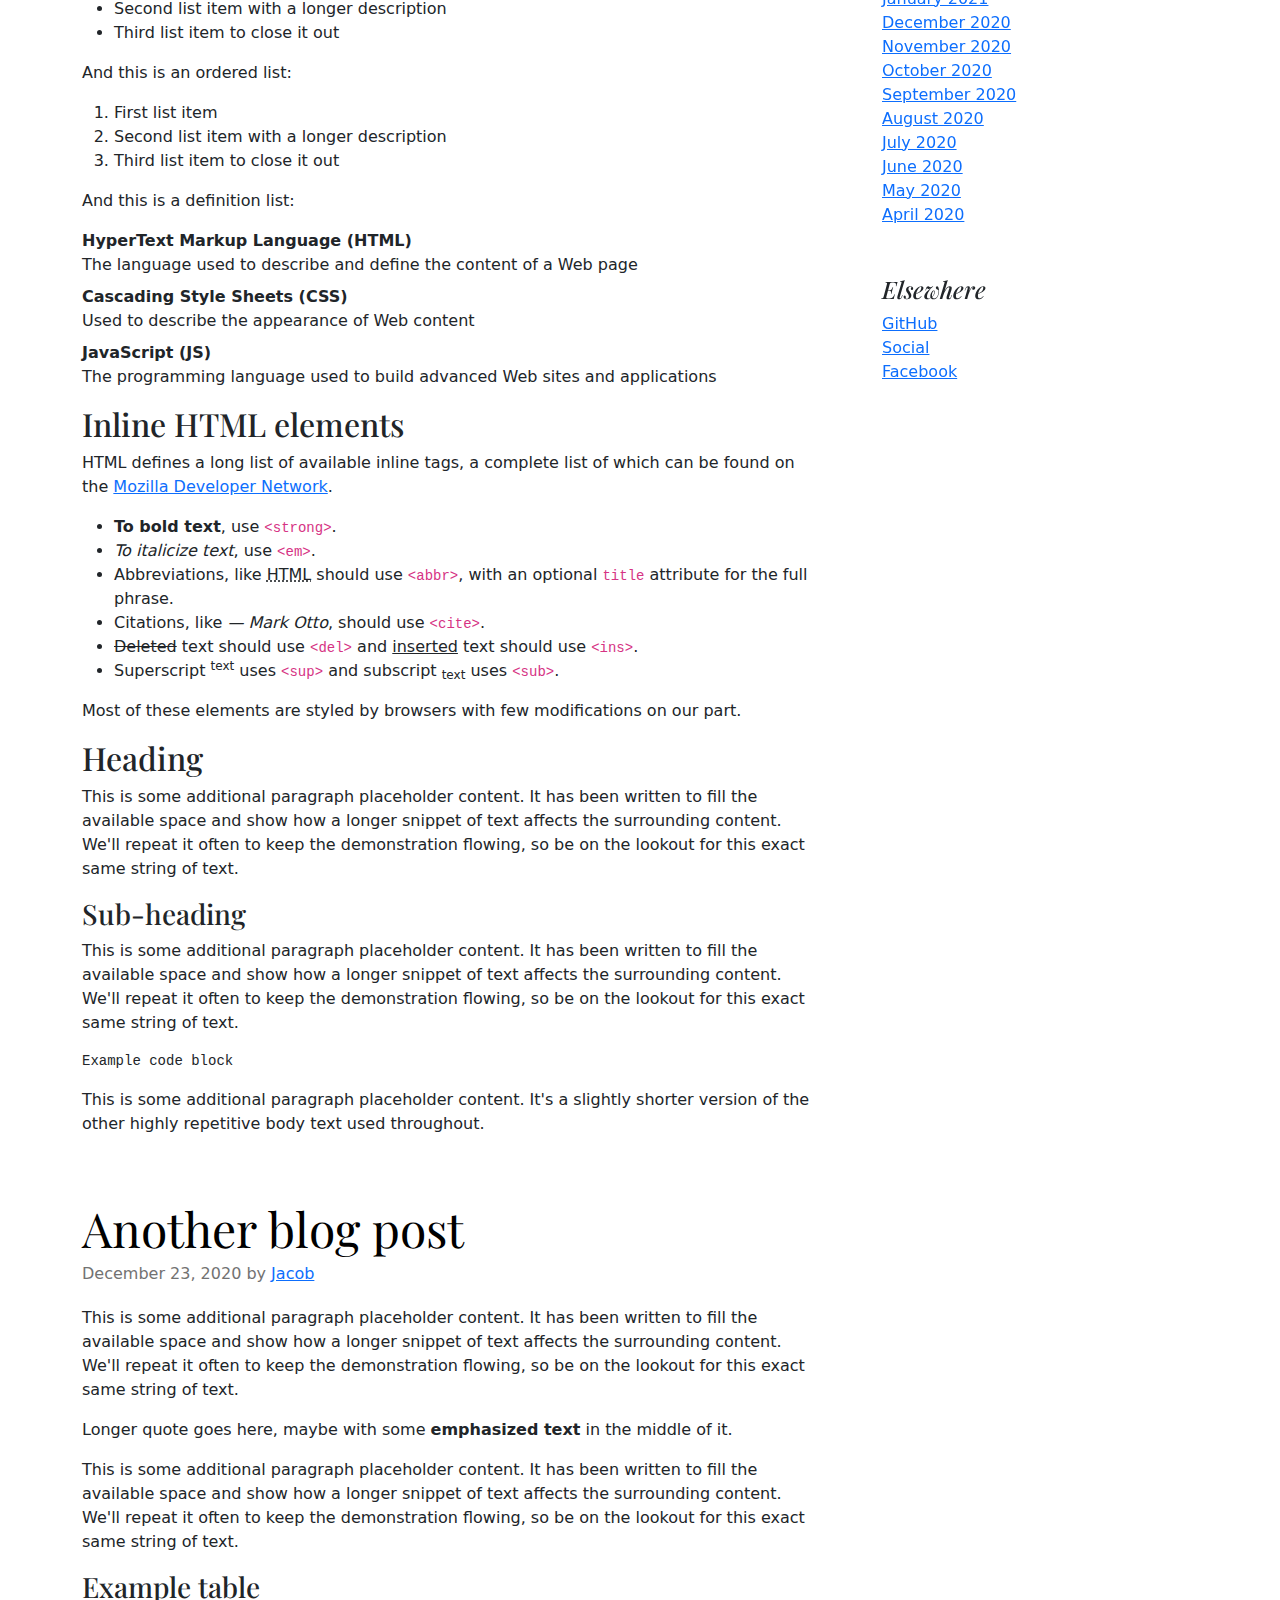
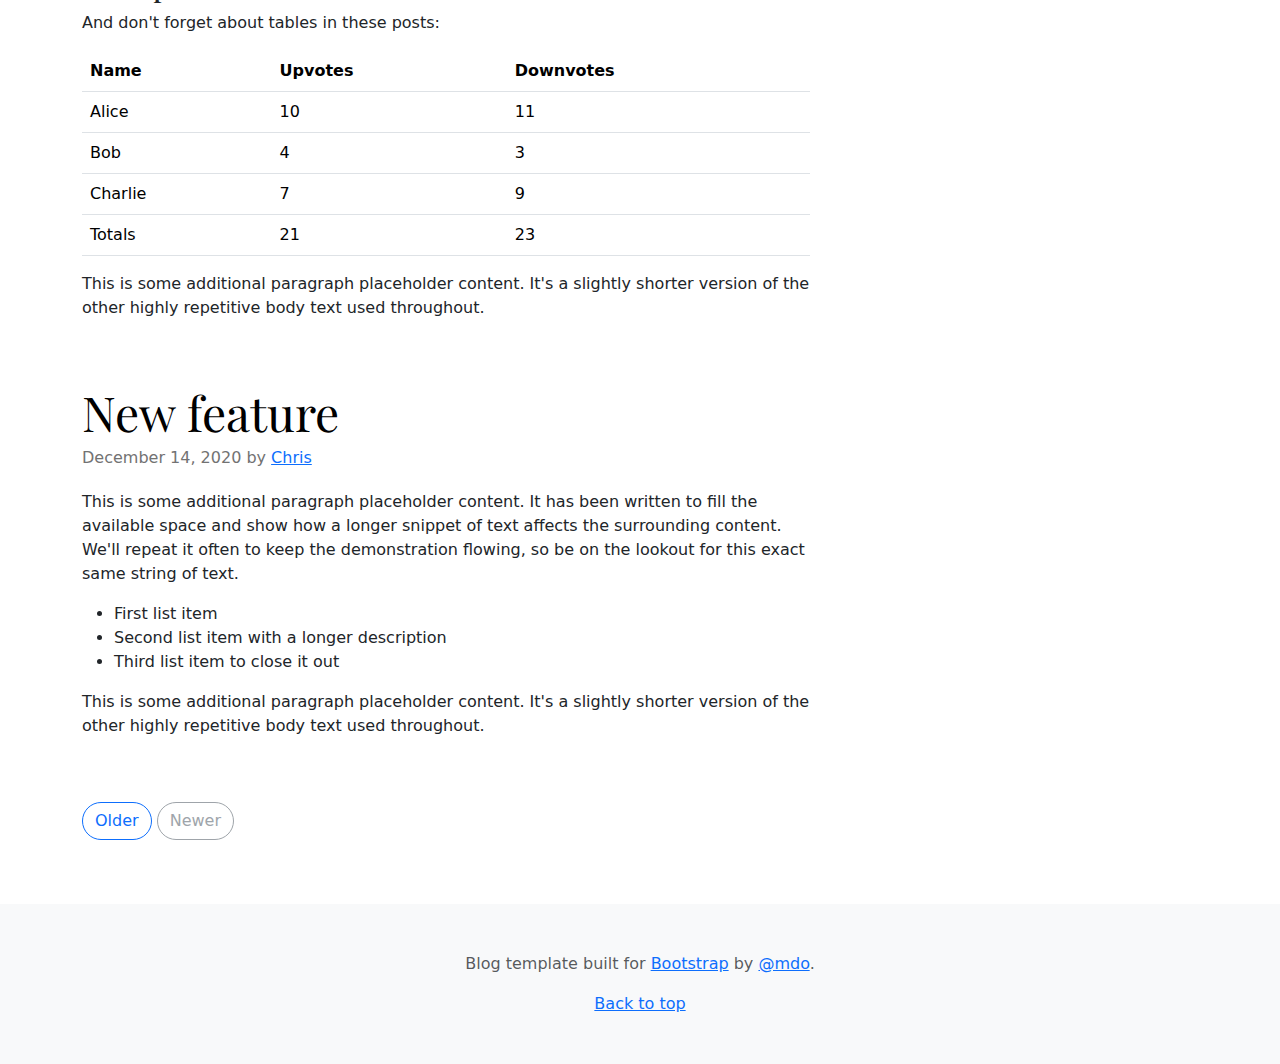
<file: bootstrap-5.3.8-examples/blog/index.html>
<!doctype html>
<html lang="en" data-bs-theme="auto">
  <head>
    <meta charset="utf-8" />
    <meta name="viewport" content="width=device-width, initial-scale=1" />
    <meta name="description" content="" />
    <meta
      name="author"
      content="Mark Otto, Jacob Thornton, and Bootstrap contributors"
    />
    <meta name="generator" content="Astro v5.13.2" />
    <title>Blog Template · Bootstrap v5.3</title>
    <link
      rel="canonical"
      href="https://getbootstrap.com/docs/5.3/examples/blog/"
    />
    <script src="../assets/js/color-modes.js"></script>
    <link href="../assets/dist/css/bootstrap.min.css" rel="stylesheet" />
    <meta name="theme-color" content="#712cf9" />
    <link
      href="https://fonts.googleapis.com/css?family=Playfair+Display:700,900&display=swap"
      rel="stylesheet"
    />
    <link href="blog.css" rel="stylesheet" />
    <style>
      .bd-placeholder-img {
        font-size: 1.125rem;
        text-anchor: middle;
        -webkit-user-select: none;
        -moz-user-select: none;
        user-select: none;
      }
      @media (min-width: 768px) {
        .bd-placeholder-img-lg {
          font-size: 3.5rem;
        }
      }
      .b-example-divider {
        width: 100%;
        height: 3rem;
        background-color: #0000001a;
        border: solid rgba(0, 0, 0, 0.15);
        border-width: 1px 0;
        box-shadow:
          inset 0 0.5em 1.5em #0000001a,
          inset 0 0.125em 0.5em #00000026;
      }
      .b-example-vr {
        flex-shrink: 0;
        width: 1.5rem;
        height: 100vh;
      }
      .bi {
        vertical-align: -0.125em;
        fill: currentColor;
      }
      .nav-scroller {
        position: relative;
        z-index: 2;
        height: 2.75rem;
        overflow-y: hidden;
      }
      .nav-scroller .nav {
        display: flex;
        flex-wrap: nowrap;
        padding-bottom: 1rem;
        margin-top: -1px;
        overflow-x: auto;
        text-align: center;
        white-space: nowrap;
        -webkit-overflow-scrolling: touch;
      }
      .btn-bd-primary {
        --bd-violet-bg: #712cf9;
        --bd-violet-rgb: 112.520718, 44.062154, 249.437846;
        --bs-btn-font-weight: 600;
        --bs-btn-color: var(--bs-white);
        --bs-btn-bg: var(--bd-violet-bg);
        --bs-btn-border-color: var(--bd-violet-bg);
        --bs-btn-hover-color: var(--bs-white);
        --bs-btn-hover-bg: #6528e0;
        --bs-btn-hover-border-color: #6528e0;
        --bs-btn-focus-shadow-rgb: var(--bd-violet-rgb);
        --bs-btn-active-color: var(--bs-btn-hover-color);
        --bs-btn-active-bg: #5a23c8;
        --bs-btn-active-border-color: #5a23c8;
      }
      .bd-mode-toggle {
        z-index: 1500;
      }
      .bd-mode-toggle .bi {
        width: 1em;
        height: 1em;
      }
      .bd-mode-toggle .dropdown-menu .active .bi {
        display: block !important;
      }
    </style>
  </head>
  <body>
    <svg xmlns="http://www.w3.org/2000/svg" class="d-none">
      <symbol id="check2" viewBox="0 0 16 16">
        <path
          d="M13.854 3.646a.5.5 0 0 1 0 .708l-7 7a.5.5 0 0 1-.708 0l-3.5-3.5a.5.5 0 1 1 .708-.708L6.5 10.293l6.646-6.647a.5.5 0 0 1 .708 0z"
        ></path>
      </symbol>
      <symbol id="circle-half" viewBox="0 0 16 16">
        <path
          d="M8 15A7 7 0 1 0 8 1v14zm0 1A8 8 0 1 1 8 0a8 8 0 0 1 0 16z"
        ></path>
      </symbol>
      <symbol id="moon-stars-fill" viewBox="0 0 16 16">
        <path
          d="M6 .278a.768.768 0 0 1 .08.858 7.208 7.208 0 0 0-.878 3.46c0 4.021 3.278 7.277 7.318 7.277.527 0 1.04-.055 1.533-.16a.787.787 0 0 1 .81.316.733.733 0 0 1-.031.893A8.349 8.349 0 0 1 8.344 16C3.734 16 0 12.286 0 7.71 0 4.266 2.114 1.312 5.124.06A.752.752 0 0 1 6 .278z"
        ></path>
        <path
          d="M10.794 3.148a.217.217 0 0 1 .412 0l.387 1.162c.173.518.579.924 1.097 1.097l1.162.387a.217.217 0 0 1 0 .412l-1.162.387a1.734 1.734 0 0 0-1.097 1.097l-.387 1.162a.217.217 0 0 1-.412 0l-.387-1.162A1.734 1.734 0 0 0 9.31 6.593l-1.162-.387a.217.217 0 0 1 0-.412l1.162-.387a1.734 1.734 0 0 0 1.097-1.097l.387-1.162zM13.863.099a.145.145 0 0 1 .274 0l.258.774c.115.346.386.617.732.732l.774.258a.145.145 0 0 1 0 .274l-.774.258a1.156 1.156 0 0 0-.732.732l-.258.774a.145.145 0 0 1-.274 0l-.258-.774a1.156 1.156 0 0 0-.732-.732l-.774-.258a.145.145 0 0 1 0-.274l.774-.258c.346-.115.617-.386.732-.732L13.863.1z"
        ></path>
      </symbol>
      <symbol id="sun-fill" viewBox="0 0 16 16">
        <path
          d="M8 12a4 4 0 1 0 0-8 4 4 0 0 0 0 8zM8 0a.5.5 0 0 1 .5.5v2a.5.5 0 0 1-1 0v-2A.5.5 0 0 1 8 0zm0 13a.5.5 0 0 1 .5.5v2a.5.5 0 0 1-1 0v-2A.5.5 0 0 1 8 13zm8-5a.5.5 0 0 1-.5.5h-2a.5.5 0 0 1 0-1h2a.5.5 0 0 1 .5.5zM3 8a.5.5 0 0 1-.5.5h-2a.5.5 0 0 1 0-1h2A.5.5 0 0 1 3 8zm10.657-5.657a.5.5 0 0 1 0 .707l-1.414 1.415a.5.5 0 1 1-.707-.708l1.414-1.414a.5.5 0 0 1 .707 0zm-9.193 9.193a.5.5 0 0 1 0 .707L3.05 13.657a.5.5 0 0 1-.707-.707l1.414-1.414a.5.5 0 0 1 .707 0zm9.193 2.121a.5.5 0 0 1-.707 0l-1.414-1.414a.5.5 0 0 1 .707-.707l1.414 1.414a.5.5 0 0 1 0 .707zM4.464 4.465a.5.5 0 0 1-.707 0L2.343 3.05a.5.5 0 1 1 .707-.707l1.414 1.414a.5.5 0 0 1 0 .708z"
        ></path>
      </symbol>
    </svg>
    <div
      class="dropdown position-fixed bottom-0 end-0 mb-3 me-3 bd-mode-toggle"
    >
      <button
        class="btn btn-bd-primary py-2 dropdown-toggle d-flex align-items-center"
        id="bd-theme"
        type="button"
        aria-expanded="false"
        data-bs-toggle="dropdown"
        aria-label="Toggle theme (auto)"
      >
        <svg class="bi my-1 theme-icon-active" aria-hidden="true">
          <use href="#circle-half"></use>
        </svg>
        <span class="visually-hidden" id="bd-theme-text">Toggle theme</span>
      </button>
      <ul
        class="dropdown-menu dropdown-menu-end shadow"
        aria-labelledby="bd-theme-text"
      >
        <li>
          <button
            type="button"
            class="dropdown-item d-flex align-items-center"
            data-bs-theme-value="light"
            aria-pressed="false"
          >
            <svg class="bi me-2 opacity-50" aria-hidden="true">
              <use href="#sun-fill"></use>
            </svg>
            Light
            <svg class="bi ms-auto d-none" aria-hidden="true">
              <use href="#check2"></use>
            </svg>
          </button>
        </li>
        <li>
          <button
            type="button"
            class="dropdown-item d-flex align-items-center"
            data-bs-theme-value="dark"
            aria-pressed="false"
          >
            <svg class="bi me-2 opacity-50" aria-hidden="true">
              <use href="#moon-stars-fill"></use>
            </svg>
            Dark
            <svg class="bi ms-auto d-none" aria-hidden="true">
              <use href="#check2"></use>
            </svg>
          </button>
        </li>
        <li>
          <button
            type="button"
            class="dropdown-item d-flex align-items-center active"
            data-bs-theme-value="auto"
            aria-pressed="true"
          >
            <svg class="bi me-2 opacity-50" aria-hidden="true">
              <use href="#circle-half"></use>
            </svg>
            Auto
            <svg class="bi ms-auto d-none" aria-hidden="true">
              <use href="#check2"></use>
            </svg>
          </button>
        </li>
      </ul>
    </div>
    <svg xmlns="http://www.w3.org/2000/svg" class="d-none">
      <symbol
        id="aperture"
        fill="none"
        stroke="currentColor"
        stroke-linecap="round"
        stroke-linejoin="round"
        stroke-width="2"
        viewBox="0 0 24 24"
      >
        <circle cx="12" cy="12" r="10"></circle>
        <path
          d="M14.31 8l5.74 9.94M9.69 8h11.48M7.38 12l5.74-9.94M9.69 16L3.95 6.06M14.31 16H2.83m13.79-4l-5.74 9.94"
        ></path>
      </symbol>
      <symbol id="cart" viewBox="0 0 16 16">
        <path
          d="M0 1.5A.5.5 0 0 1 .5 1H2a.5.5 0 0 1 .485.379L2.89 3H14.5a.5.5 0 0 1 .49.598l-1 5a.5.5 0 0 1-.465.401l-9.397.472L4.415 11H13a.5.5 0 0 1 0 1H4a.5.5 0 0 1-.491-.408L2.01 3.607 1.61 2H.5a.5.5 0 0 1-.5-.5zM3.102 4l.84 4.479 9.144-.459L13.89 4H3.102zM5 12a2 2 0 1 0 0 4 2 2 0 0 0 0-4zm7 0a2 2 0 1 0 0 4 2 2 0 0 0 0-4zm-7 1a1 1 0 1 1 0 2 1 1 0 0 1 0-2zm7 0a1 1 0 1 1 0 2 1 1 0 0 1 0-2z"
        ></path>
      </symbol>
      <symbol id="chevron-right" viewBox="0 0 16 16">
        <path
          fill-rule="evenodd"
          d="M4.646 1.646a.5.5 0 0 1 .708 0l6 6a.5.5 0 0 1 0 .708l-6 6a.5.5 0 0 1-.708-.708L10.293 8 4.646 2.354a.5.5 0 0 1 0-.708z"
        ></path>
      </symbol>
    </svg>
    <div class="container">
      <header class="border-bottom lh-1 py-3">
        <div class="row flex-nowrap justify-content-between align-items-center">
          <div class="col-4 pt-1">
            <a class="link-secondary" href="#">Subscribe</a>
          </div>
          <div class="col-4 text-center">
            <a
              class="blog-header-logo text-body-emphasis text-decoration-none"
              href="#"
              >Large</a
            >
          </div>
          <div class="col-4 d-flex justify-content-end align-items-center">
            <a class="link-secondary" href="#" aria-label="Search">
              <svg
                xmlns="http://www.w3.org/2000/svg"
                width="20"
                height="20"
                fill="none"
                stroke="currentColor"
                stroke-linecap="round"
                stroke-linejoin="round"
                stroke-width="2"
                class="mx-3"
                role="img"
                viewBox="0 0 24 24"
              >
                <title>Search</title>
                <circle cx="10.5" cy="10.5" r="7.5"></circle>
                <path d="M21 21l-5.2-5.2"></path>
              </svg>
            </a>
            <a class="btn btn-sm btn-outline-secondary" href="#">Sign up</a>
          </div>
        </div>
      </header>
      <div class="nav-scroller py-1 mb-3 border-bottom">
        <nav class="nav nav-underline justify-content-between">
          <a class="nav-item nav-link link-body-emphasis active" href="#"
            >World</a
          >
          <a class="nav-item nav-link link-body-emphasis" href="#">U.S.</a>
          <a class="nav-item nav-link link-body-emphasis" href="#"
            >Technology</a
          >
          <a class="nav-item nav-link link-body-emphasis" href="#">Design</a>
          <a class="nav-item nav-link link-body-emphasis" href="#">Culture</a>
          <a class="nav-item nav-link link-body-emphasis" href="#">Business</a>
          <a class="nav-item nav-link link-body-emphasis" href="#">Politics</a>
          <a class="nav-item nav-link link-body-emphasis" href="#">Opinion</a>
          <a class="nav-item nav-link link-body-emphasis" href="#">Science</a>
          <a class="nav-item nav-link link-body-emphasis" href="#">Health</a>
          <a class="nav-item nav-link link-body-emphasis" href="#">Style</a>
          <a class="nav-item nav-link link-body-emphasis" href="#">Travel</a>
        </nav>
      </div>
    </div>
    <main class="container">
      <div class="p-4 p-md-5 mb-4 rounded text-body-emphasis bg-body-secondary">
        <div class="col-lg-6 px-0">
          <h1 class="display-4 fst-italic">
            Title of a longer featured blog post
          </h1>
          <p class="lead my-3">
            Multiple lines of text that form the lede, informing new readers
            quickly and efficiently about what’s most interesting in this post’s
            contents.
          </p>
          <p class="lead mb-0">
            <a href="#" class="text-body-emphasis fw-bold"
              >Continue reading...</a
            >
          </p>
        </div>
      </div>
      <div class="row mb-2">
        <div class="col-md-6">
          <div
            class="row g-0 border rounded overflow-hidden flex-md-row mb-4 shadow-sm h-md-250 position-relative"
          >
            <div class="col p-4 d-flex flex-column position-static">
              <strong class="d-inline-block mb-2 text-primary-emphasis"
                >World</strong
              >
              <h3 class="mb-0">Featured post</h3>
              <div class="mb-1 text-body-secondary">Nov 12</div>
              <p class="card-text mb-auto">
                This is a wider card with supporting text below as a natural
                lead-in to additional content.
              </p>
              <a
                href="#"
                class="icon-link gap-1 icon-link-hover stretched-link"
              >
                Continue reading
                <svg class="bi" aria-hidden="true">
                  <use xlink:href="#chevron-right"></use>
                </svg>
              </a>
            </div>
            <div class="col-auto d-none d-lg-block">
              <svg
                aria-label="Placeholder: Thumbnail"
                class="bd-placeholder-img"
                height="250"
                preserveAspectRatio="xMidYMid slice"
                role="img"
                width="200"
                xmlns="http://www.w3.org/2000/svg"
              >
                <title>Placeholder</title>
                <rect width="100%" height="100%" fill="#55595c"></rect>
                <text x="50%" y="50%" fill="#eceeef" dy=".3em">Thumbnail</text>
              </svg>
            </div>
          </div>
        </div>
        <div class="col-md-6">
          <div
            class="row g-0 border rounded overflow-hidden flex-md-row mb-4 shadow-sm h-md-250 position-relative"
          >
            <div class="col p-4 d-flex flex-column position-static">
              <strong class="d-inline-block mb-2 text-success-emphasis"
                >Design</strong
              >
              <h3 class="mb-0">Post title</h3>
              <div class="mb-1 text-body-secondary">Nov 11</div>
              <p class="mb-auto">
                This is a wider card with supporting text below as a natural
                lead-in to additional content.
              </p>
              <a
                href="#"
                class="icon-link gap-1 icon-link-hover stretched-link"
              >
                Continue reading
                <svg class="bi" aria-hidden="true">
                  <use xlink:href="#chevron-right"></use>
                </svg>
              </a>
            </div>
            <div class="col-auto d-none d-lg-block">
              <svg
                aria-label="Placeholder: Thumbnail"
                class="bd-placeholder-img"
                height="250"
                preserveAspectRatio="xMidYMid slice"
                role="img"
                width="200"
                xmlns="http://www.w3.org/2000/svg"
              >
                <title>Placeholder</title>
                <rect width="100%" height="100%" fill="#55595c"></rect>
                <text x="50%" y="50%" fill="#eceeef" dy=".3em">Thumbnail</text>
              </svg>
            </div>
          </div>
        </div>
      </div>
      <div class="row g-5">
        <div class="col-md-8">
          <h3 class="pb-4 mb-4 fst-italic border-bottom">From the Firehose</h3>
          <article class="blog-post">
            <h2 class="display-5 link-body-emphasis mb-1">Sample blog post</h2>
            <p class="blog-post-meta">
              January 1, 2021 by <a href="#">Mark</a>
            </p>
            <p>
              This blog post shows a few different types of content that’s
              supported and styled with Bootstrap. Basic typography, lists,
              tables, images, code, and more are all supported as expected.
            </p>
            <hr />
            <p>
              This is some additional paragraph placeholder content. It has been
              written to fill the available space and show how a longer snippet
              of text affects the surrounding content. We'll repeat it often to
              keep the demonstration flowing, so be on the lookout for this
              exact same string of text.
            </p>
            <h2>Blockquotes</h2>
            <p>This is an example blockquote in action:</p>
            <blockquote class="blockquote">
              <p>Quoted text goes here.</p>
            </blockquote>
            <p>
              This is some additional paragraph placeholder content. It has been
              written to fill the available space and show how a longer snippet
              of text affects the surrounding content. We'll repeat it often to
              keep the demonstration flowing, so be on the lookout for this
              exact same string of text.
            </p>
            <h3>Example lists</h3>
            <p>
              This is some additional paragraph placeholder content. It's a
              slightly shorter version of the other highly repetitive body text
              used throughout. This is an example unordered list:
            </p>
            <ul>
              <li>First list item</li>
              <li>Second list item with a longer description</li>
              <li>Third list item to close it out</li>
            </ul>
            <p>And this is an ordered list:</p>
            <ol>
              <li>First list item</li>
              <li>Second list item with a longer description</li>
              <li>Third list item to close it out</li>
            </ol>
            <p>And this is a definition list:</p>
            <dl>
              <dt>HyperText Markup Language (HTML)</dt>
              <dd>
                The language used to describe and define the content of a Web
                page
              </dd>
              <dt>Cascading Style Sheets (CSS)</dt>
              <dd>Used to describe the appearance of Web content</dd>
              <dt>JavaScript (JS)</dt>
              <dd>
                The programming language used to build advanced Web sites and
                applications
              </dd>
            </dl>
            <h2>Inline HTML elements</h2>
            <p>
              HTML defines a long list of available inline tags, a complete list
              of which can be found on the
              <a
                href="https://developer.mozilla.org/en-US/docs/Web/HTML/Element"
                >Mozilla Developer Network</a
              >.
            </p>
            <ul>
              <li>
                <strong>To bold text</strong>, use
                <code class="language-plaintext highlighter-rouge"
                  >&lt;strong&gt;</code
                >.
              </li>
              <li>
                <em>To italicize text</em>, use
                <code class="language-plaintext highlighter-rouge"
                  >&lt;em&gt;</code
                >.
              </li>
              <li>
                Abbreviations, like
                <abbr title="HyperText Markup Language">HTML</abbr> should use
                <code class="language-plaintext highlighter-rouge"
                  >&lt;abbr&gt;</code
                >, with an optional
                <code class="language-plaintext highlighter-rouge">title</code>
                attribute for the full phrase.
              </li>
              <li>
                Citations, like <cite>— Mark Otto</cite>, should use
                <code class="language-plaintext highlighter-rouge"
                  >&lt;cite&gt;</code
                >.
              </li>
              <li>
                <del>Deleted</del> text should use
                <code class="language-plaintext highlighter-rouge"
                  >&lt;del&gt;</code
                >
                and <ins>inserted</ins> text should use
                <code class="language-plaintext highlighter-rouge"
                  >&lt;ins&gt;</code
                >.
              </li>
              <li>
                Superscript <sup>text</sup> uses
                <code class="language-plaintext highlighter-rouge"
                  >&lt;sup&gt;</code
                >
                and subscript <sub>text</sub> uses
                <code class="language-plaintext highlighter-rouge"
                  >&lt;sub&gt;</code
                >.
              </li>
            </ul>
            <p>
              Most of these elements are styled by browsers with few
              modifications on our part.
            </p>
            <h2>Heading</h2>
            <p>
              This is some additional paragraph placeholder content. It has been
              written to fill the available space and show how a longer snippet
              of text affects the surrounding content. We'll repeat it often to
              keep the demonstration flowing, so be on the lookout for this
              exact same string of text.
            </p>
            <h3>Sub-heading</h3>
            <p>
              This is some additional paragraph placeholder content. It has been
              written to fill the available space and show how a longer snippet
              of text affects the surrounding content. We'll repeat it often to
              keep the demonstration flowing, so be on the lookout for this
              exact same string of text.
            </p>
            <pre><code>Example code block</code></pre>
            <p>
              This is some additional paragraph placeholder content. It's a
              slightly shorter version of the other highly repetitive body text
              used throughout.
            </p>
          </article>
          <article class="blog-post">
            <h2 class="display-5 link-body-emphasis mb-1">Another blog post</h2>
            <p class="blog-post-meta">
              December 23, 2020 by <a href="#">Jacob</a>
            </p>
            <p>
              This is some additional paragraph placeholder content. It has been
              written to fill the available space and show how a longer snippet
              of text affects the surrounding content. We'll repeat it often to
              keep the demonstration flowing, so be on the lookout for this
              exact same string of text.
            </p>
            <blockquote>
              <p>
                Longer quote goes here, maybe with some
                <strong>emphasized text</strong> in the middle of it.
              </p>
            </blockquote>
            <p>
              This is some additional paragraph placeholder content. It has been
              written to fill the available space and show how a longer snippet
              of text affects the surrounding content. We'll repeat it often to
              keep the demonstration flowing, so be on the lookout for this
              exact same string of text.
            </p>
            <h3>Example table</h3>
            <p>And don't forget about tables in these posts:</p>
            <table class="table">
              <thead>
                <tr>
                  <th>Name</th>
                  <th>Upvotes</th>
                  <th>Downvotes</th>
                </tr>
              </thead>
              <tbody>
                <tr>
                  <td>Alice</td>
                  <td>10</td>
                  <td>11</td>
                </tr>
                <tr>
                  <td>Bob</td>
                  <td>4</td>
                  <td>3</td>
                </tr>
                <tr>
                  <td>Charlie</td>
                  <td>7</td>
                  <td>9</td>
                </tr>
              </tbody>
              <tfoot>
                <tr>
                  <td>Totals</td>
                  <td>21</td>
                  <td>23</td>
                </tr>
              </tfoot>
            </table>
            <p>
              This is some additional paragraph placeholder content. It's a
              slightly shorter version of the other highly repetitive body text
              used throughout.
            </p>
          </article>
          <article class="blog-post">
            <h2 class="display-5 link-body-emphasis mb-1">New feature</h2>
            <p class="blog-post-meta">
              December 14, 2020 by <a href="#">Chris</a>
            </p>
            <p>
              This is some additional paragraph placeholder content. It has been
              written to fill the available space and show how a longer snippet
              of text affects the surrounding content. We'll repeat it often to
              keep the demonstration flowing, so be on the lookout for this
              exact same string of text.
            </p>
            <ul>
              <li>First list item</li>
              <li>Second list item with a longer description</li>
              <li>Third list item to close it out</li>
            </ul>
            <p>
              This is some additional paragraph placeholder content. It's a
              slightly shorter version of the other highly repetitive body text
              used throughout.
            </p>
          </article>
          <nav class="blog-pagination" aria-label="Pagination">
            <a class="btn btn-outline-primary rounded-pill" href="#">Older</a>
            <a
              class="btn btn-outline-secondary rounded-pill disabled"
              aria-disabled="true"
              >Newer</a
            >
          </nav>
        </div>
        <div class="col-md-4">
          <div class="position-sticky" style="top: 2rem">
            <div class="p-4 mb-3 bg-body-tertiary rounded">
              <h4 class="fst-italic">About</h4>
              <p class="mb-0">
                Customize this section to tell your visitors a little bit about
                your publication, writers, content, or something else entirely.
                Totally up to you.
              </p>
            </div>
            <div>
              <h4 class="fst-italic">Recent posts</h4>
              <ul class="list-unstyled">
                <li>
                  <a
                    class="d-flex flex-column flex-lg-row gap-3 align-items-start align-items-lg-center py-3 link-body-emphasis text-decoration-none border-top"
                    href="#"
                  >
                    <svg
                      aria-hidden="true"
                      class="bd-placeholder-img"
                      height="96"
                      preserveAspectRatio="xMidYMid slice"
                      width="100%"
                      xmlns="http://www.w3.org/2000/svg"
                    >
                      <rect width="100%" height="100%" fill="#777"></rect>
                    </svg>
                    <div class="col-lg-8">
                      <h6 class="mb-0">Example blog post title</h6>
                      <small class="text-body-secondary"
                        >January 15, 2024</small
                      >
                    </div>
                  </a>
                </li>
                <li>
                  <a
                    class="d-flex flex-column flex-lg-row gap-3 align-items-start align-items-lg-center py-3 link-body-emphasis text-decoration-none border-top"
                    href="#"
                  >
                    <svg
                      aria-hidden="true"
                      class="bd-placeholder-img"
                      height="96"
                      preserveAspectRatio="xMidYMid slice"
                      width="100%"
                      xmlns="http://www.w3.org/2000/svg"
                    >
                      <rect width="100%" height="100%" fill="#777"></rect>
                    </svg>
                    <div class="col-lg-8">
                      <h6 class="mb-0">This is another blog post title</h6>
                      <small class="text-body-secondary"
                        >January 14, 2024</small
                      >
                    </div>
                  </a>
                </li>
                <li>
                  <a
                    class="d-flex flex-column flex-lg-row gap-3 align-items-start align-items-lg-center py-3 link-body-emphasis text-decoration-none border-top"
                    href="#"
                  >
                    <svg
                      aria-hidden="true"
                      class="bd-placeholder-img"
                      height="96"
                      preserveAspectRatio="xMidYMid slice"
                      width="100%"
                      xmlns="http://www.w3.org/2000/svg"
                    >
                      <rect width="100%" height="100%" fill="#777"></rect>
                    </svg>
                    <div class="col-lg-8">
                      <h6 class="mb-0">
                        Longer blog post title: This one has multiple lines!
                      </h6>
                      <small class="text-body-secondary"
                        >January 13, 2024</small
                      >
                    </div>
                  </a>
                </li>
              </ul>
            </div>
            <div class="p-4">
              <h4 class="fst-italic">Archives</h4>
              <ol class="list-unstyled mb-0">
                <li><a href="#">March 2021</a></li>
                <li><a href="#">February 2021</a></li>
                <li><a href="#">January 2021</a></li>
                <li><a href="#">December 2020</a></li>
                <li><a href="#">November 2020</a></li>
                <li><a href="#">October 2020</a></li>
                <li><a href="#">September 2020</a></li>
                <li><a href="#">August 2020</a></li>
                <li><a href="#">July 2020</a></li>
                <li><a href="#">June 2020</a></li>
                <li><a href="#">May 2020</a></li>
                <li><a href="#">April 2020</a></li>
              </ol>
            </div>
            <div class="p-4">
              <h4 class="fst-italic">Elsewhere</h4>
              <ol class="list-unstyled">
                <li><a href="#">GitHub</a></li>
                <li><a href="#">Social</a></li>
                <li><a href="#">Facebook</a></li>
              </ol>
            </div>
          </div>
        </div>
      </div>
    </main>
    <footer class="py-5 text-center text-body-secondary bg-body-tertiary">
      <p>
        Blog template built for
        <a href="https://getbootstrap.com/">Bootstrap</a> by
        <a href="https://x.com/mdo">@mdo</a>.
      </p>
      <p class="mb-0"><a href="#">Back to top</a></p>
    </footer>
    <script
      src="../assets/dist/js/bootstrap.bundle.min.js"
      class="astro-vvvwv3sm"
    ></script>
  </body>
</html>
</file>
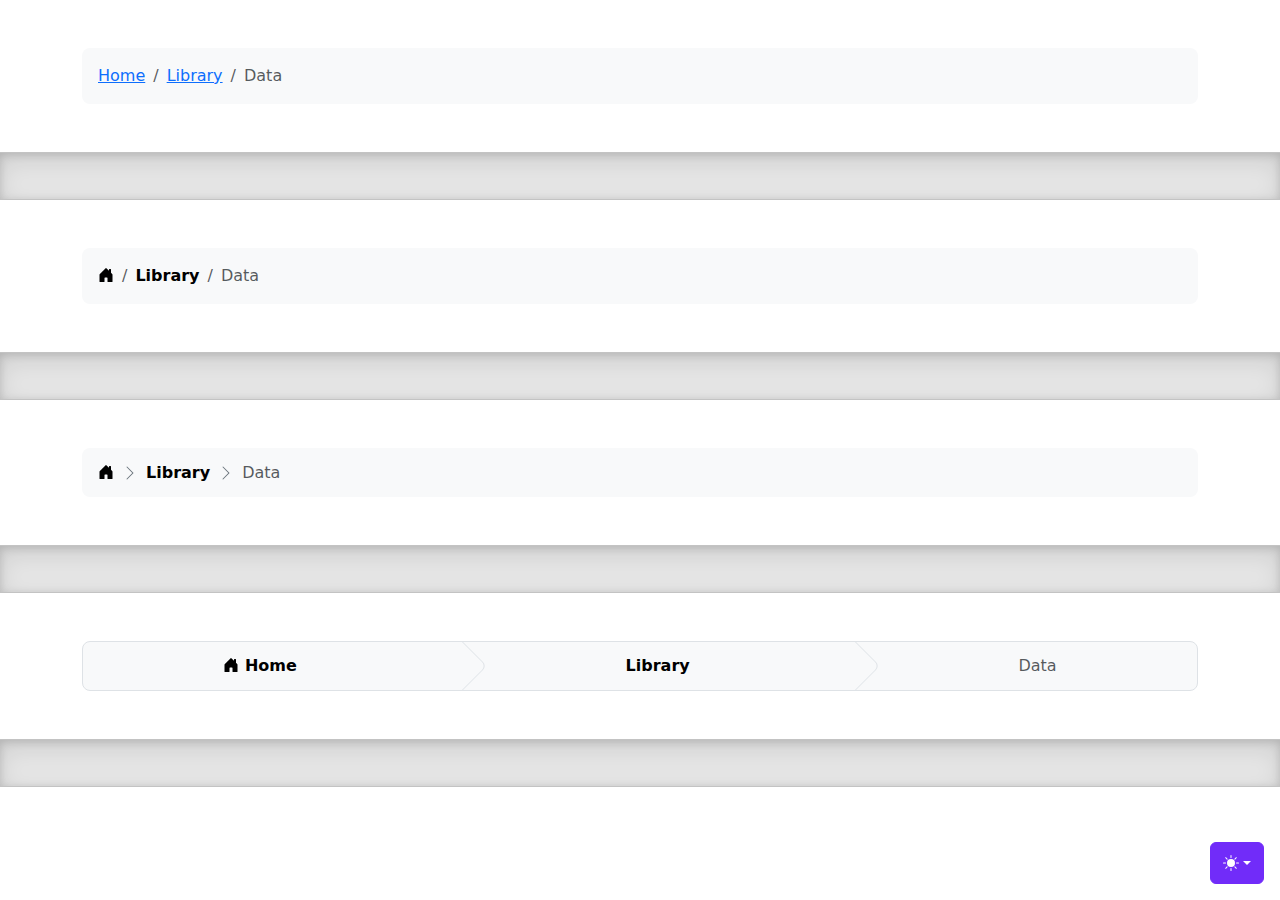
<file: bootstrap-5.3.8-examples/breadcrumbs/index.html>
<!doctype html>
<html lang="en" data-bs-theme="auto">
  <head>
    <meta charset="utf-8" />
    <meta name="viewport" content="width=device-width, initial-scale=1" />
    <meta name="description" content="" />
    <meta
      name="author"
      content="Mark Otto, Jacob Thornton, and Bootstrap contributors"
    />
    <meta name="generator" content="Astro v5.13.2" />
    <title>Breadcrumbs · Bootstrap v5.3</title>
    <link
      rel="canonical"
      href="https://getbootstrap.com/docs/5.3/examples/breadcrumbs/"
    />
    <script src="../assets/js/color-modes.js"></script>
    <link href="../assets/dist/css/bootstrap.min.css" rel="stylesheet" />
    <meta name="theme-color" content="#712cf9" />
    <link href="breadcrumbs.css" rel="stylesheet" />
    <style>
      .bd-placeholder-img {
        font-size: 1.125rem;
        text-anchor: middle;
        -webkit-user-select: none;
        -moz-user-select: none;
        user-select: none;
      }
      @media (min-width: 768px) {
        .bd-placeholder-img-lg {
          font-size: 3.5rem;
        }
      }
      .b-example-divider {
        width: 100%;
        height: 3rem;
        background-color: #0000001a;
        border: solid rgba(0, 0, 0, 0.15);
        border-width: 1px 0;
        box-shadow:
          inset 0 0.5em 1.5em #0000001a,
          inset 0 0.125em 0.5em #00000026;
      }
      .b-example-vr {
        flex-shrink: 0;
        width: 1.5rem;
        height: 100vh;
      }
      .bi {
        vertical-align: -0.125em;
        fill: currentColor;
      }
      .nav-scroller {
        position: relative;
        z-index: 2;
        height: 2.75rem;
        overflow-y: hidden;
      }
      .nav-scroller .nav {
        display: flex;
        flex-wrap: nowrap;
        padding-bottom: 1rem;
        margin-top: -1px;
        overflow-x: auto;
        text-align: center;
        white-space: nowrap;
        -webkit-overflow-scrolling: touch;
      }
      .btn-bd-primary {
        --bd-violet-bg: #712cf9;
        --bd-violet-rgb: 112.520718, 44.062154, 249.437846;
        --bs-btn-font-weight: 600;
        --bs-btn-color: var(--bs-white);
        --bs-btn-bg: var(--bd-violet-bg);
        --bs-btn-border-color: var(--bd-violet-bg);
        --bs-btn-hover-color: var(--bs-white);
        --bs-btn-hover-bg: #6528e0;
        --bs-btn-hover-border-color: #6528e0;
        --bs-btn-focus-shadow-rgb: var(--bd-violet-rgb);
        --bs-btn-active-color: var(--bs-btn-hover-color);
        --bs-btn-active-bg: #5a23c8;
        --bs-btn-active-border-color: #5a23c8;
      }
      .bd-mode-toggle {
        z-index: 1500;
      }
      .bd-mode-toggle .bi {
        width: 1em;
        height: 1em;
      }
      .bd-mode-toggle .dropdown-menu .active .bi {
        display: block !important;
      }
    </style>
  </head>
  <body>
    <svg xmlns="http://www.w3.org/2000/svg" class="d-none">
      <symbol id="check2" viewBox="0 0 16 16">
        <path
          d="M13.854 3.646a.5.5 0 0 1 0 .708l-7 7a.5.5 0 0 1-.708 0l-3.5-3.5a.5.5 0 1 1 .708-.708L6.5 10.293l6.646-6.647a.5.5 0 0 1 .708 0z"
        ></path>
      </symbol>
      <symbol id="circle-half" viewBox="0 0 16 16">
        <path
          d="M8 15A7 7 0 1 0 8 1v14zm0 1A8 8 0 1 1 8 0a8 8 0 0 1 0 16z"
        ></path>
      </symbol>
      <symbol id="moon-stars-fill" viewBox="0 0 16 16">
        <path
          d="M6 .278a.768.768 0 0 1 .08.858 7.208 7.208 0 0 0-.878 3.46c0 4.021 3.278 7.277 7.318 7.277.527 0 1.04-.055 1.533-.16a.787.787 0 0 1 .81.316.733.733 0 0 1-.031.893A8.349 8.349 0 0 1 8.344 16C3.734 16 0 12.286 0 7.71 0 4.266 2.114 1.312 5.124.06A.752.752 0 0 1 6 .278z"
        ></path>
        <path
          d="M10.794 3.148a.217.217 0 0 1 .412 0l.387 1.162c.173.518.579.924 1.097 1.097l1.162.387a.217.217 0 0 1 0 .412l-1.162.387a1.734 1.734 0 0 0-1.097 1.097l-.387 1.162a.217.217 0 0 1-.412 0l-.387-1.162A1.734 1.734 0 0 0 9.31 6.593l-1.162-.387a.217.217 0 0 1 0-.412l1.162-.387a1.734 1.734 0 0 0 1.097-1.097l.387-1.162zM13.863.099a.145.145 0 0 1 .274 0l.258.774c.115.346.386.617.732.732l.774.258a.145.145 0 0 1 0 .274l-.774.258a1.156 1.156 0 0 0-.732.732l-.258.774a.145.145 0 0 1-.274 0l-.258-.774a1.156 1.156 0 0 0-.732-.732l-.774-.258a.145.145 0 0 1 0-.274l.774-.258c.346-.115.617-.386.732-.732L13.863.1z"
        ></path>
      </symbol>
      <symbol id="sun-fill" viewBox="0 0 16 16">
        <path
          d="M8 12a4 4 0 1 0 0-8 4 4 0 0 0 0 8zM8 0a.5.5 0 0 1 .5.5v2a.5.5 0 0 1-1 0v-2A.5.5 0 0 1 8 0zm0 13a.5.5 0 0 1 .5.5v2a.5.5 0 0 1-1 0v-2A.5.5 0 0 1 8 13zm8-5a.5.5 0 0 1-.5.5h-2a.5.5 0 0 1 0-1h2a.5.5 0 0 1 .5.5zM3 8a.5.5 0 0 1-.5.5h-2a.5.5 0 0 1 0-1h2A.5.5 0 0 1 3 8zm10.657-5.657a.5.5 0 0 1 0 .707l-1.414 1.415a.5.5 0 1 1-.707-.708l1.414-1.414a.5.5 0 0 1 .707 0zm-9.193 9.193a.5.5 0 0 1 0 .707L3.05 13.657a.5.5 0 0 1-.707-.707l1.414-1.414a.5.5 0 0 1 .707 0zm9.193 2.121a.5.5 0 0 1-.707 0l-1.414-1.414a.5.5 0 0 1 .707-.707l1.414 1.414a.5.5 0 0 1 0 .707zM4.464 4.465a.5.5 0 0 1-.707 0L2.343 3.05a.5.5 0 1 1 .707-.707l1.414 1.414a.5.5 0 0 1 0 .708z"
        ></path>
      </symbol>
    </svg>
    <div
      class="dropdown position-fixed bottom-0 end-0 mb-3 me-3 bd-mode-toggle"
    >
      <button
        class="btn btn-bd-primary py-2 dropdown-toggle d-flex align-items-center"
        id="bd-theme"
        type="button"
        aria-expanded="false"
        data-bs-toggle="dropdown"
        aria-label="Toggle theme (auto)"
      >
        <svg class="bi my-1 theme-icon-active" aria-hidden="true">
          <use href="#circle-half"></use>
        </svg>
        <span class="visually-hidden" id="bd-theme-text">Toggle theme</span>
      </button>
      <ul
        class="dropdown-menu dropdown-menu-end shadow"
        aria-labelledby="bd-theme-text"
      >
        <li>
          <button
            type="button"
            class="dropdown-item d-flex align-items-center"
            data-bs-theme-value="light"
            aria-pressed="false"
          >
            <svg class="bi me-2 opacity-50" aria-hidden="true">
              <use href="#sun-fill"></use>
            </svg>
            Light
            <svg class="bi ms-auto d-none" aria-hidden="true">
              <use href="#check2"></use>
            </svg>
          </button>
        </li>
        <li>
          <button
            type="button"
            class="dropdown-item d-flex align-items-center"
            data-bs-theme-value="dark"
            aria-pressed="false"
          >
            <svg class="bi me-2 opacity-50" aria-hidden="true">
              <use href="#moon-stars-fill"></use>
            </svg>
            Dark
            <svg class="bi ms-auto d-none" aria-hidden="true">
              <use href="#check2"></use>
            </svg>
          </button>
        </li>
        <li>
          <button
            type="button"
            class="dropdown-item d-flex align-items-center active"
            data-bs-theme-value="auto"
            aria-pressed="true"
          >
            <svg class="bi me-2 opacity-50" aria-hidden="true">
              <use href="#circle-half"></use>
            </svg>
            Auto
            <svg class="bi ms-auto d-none" aria-hidden="true">
              <use href="#check2"></use>
            </svg>
          </button>
        </li>
      </ul>
    </div>
    <svg xmlns="http://www.w3.org/2000/svg" class="d-none">
      <symbol id="house-door-fill" viewBox="0 0 16 16">
        <path
          d="M6.5 14.5v-3.505c0-.245.25-.495.5-.495h2c.25 0 .5.25.5.5v3.5a.5.5 0 0 0 .5.5h4a.5.5 0 0 0 .5-.5v-7a.5.5 0 0 0-.146-.354L13 5.793V2.5a.5.5 0 0 0-.5-.5h-1a.5.5 0 0 0-.5.5v1.293L8.354 1.146a.5.5 0 0 0-.708 0l-6 6A.5.5 0 0 0 1.5 7.5v7a.5.5 0 0 0 .5.5h4a.5.5 0 0 0 .5-.5z"
        ></path>
      </symbol>
    </svg>
    <div class="container my-5">
      <nav aria-label="breadcrumb">
        <ol class="breadcrumb p-3 bg-body-tertiary rounded-3">
          <li class="breadcrumb-item"><a href="#">Home</a></li>
          <li class="breadcrumb-item"><a href="#">Library</a></li>
          <li class="breadcrumb-item active" aria-current="page">Data</li>
        </ol>
      </nav>
    </div>
    <div class="b-example-divider"></div>
    <div class="container my-5">
      <nav aria-label="breadcrumb">
        <ol class="breadcrumb p-3 bg-body-tertiary rounded-3">
          <li class="breadcrumb-item">
            <a class="link-body-emphasis" href="#">
              <svg class="bi" width="16" height="16" aria-hidden="true">
                <use xlink:href="#house-door-fill"></use>
              </svg>
              <span class="visually-hidden">Home</span>
            </a>
          </li>
          <li class="breadcrumb-item">
            <a
              class="link-body-emphasis fw-semibold text-decoration-none"
              href="#"
              >Library</a
            >
          </li>
          <li class="breadcrumb-item active" aria-current="page">Data</li>
        </ol>
      </nav>
    </div>
    <div class="b-example-divider"></div>
    <div class="container my-5">
      <nav aria-label="breadcrumb">
        <ol
          class="breadcrumb breadcrumb-chevron p-3 bg-body-tertiary rounded-3"
        >
          <li class="breadcrumb-item">
            <a class="link-body-emphasis" href="#">
              <svg class="bi" width="16" height="16" aria-hidden="true">
                <use xlink:href="#house-door-fill"></use>
              </svg>
              <span class="visually-hidden">Home</span>
            </a>
          </li>
          <li class="breadcrumb-item">
            <a
              class="link-body-emphasis fw-semibold text-decoration-none"
              href="#"
              >Library</a
            >
          </li>
          <li class="breadcrumb-item active" aria-current="page">Data</li>
        </ol>
      </nav>
    </div>
    <div class="b-example-divider"></div>
    <div class="container my-5">
      <nav aria-label="breadcrumb">
        <ol
          class="breadcrumb breadcrumb-custom overflow-hidden text-center bg-body-tertiary border rounded-3"
        >
          <li class="breadcrumb-item">
            <a
              class="link-body-emphasis fw-semibold text-decoration-none"
              href="#"
            >
              <svg class="bi" width="16" height="16" aria-hidden="true">
                <use xlink:href="#house-door-fill"></use>
              </svg>
              Home
            </a>
          </li>
          <li class="breadcrumb-item">
            <a
              class="link-body-emphasis fw-semibold text-decoration-none"
              href="#"
              >Library</a
            >
          </li>
          <li class="breadcrumb-item active" aria-current="page">Data</li>
        </ol>
      </nav>
    </div>
    <div class="b-example-divider"></div>
    <script
      src="../assets/dist/js/bootstrap.bundle.min.js"
      class="astro-vvvwv3sm"
    ></script>
  </body>
</html>
</file>
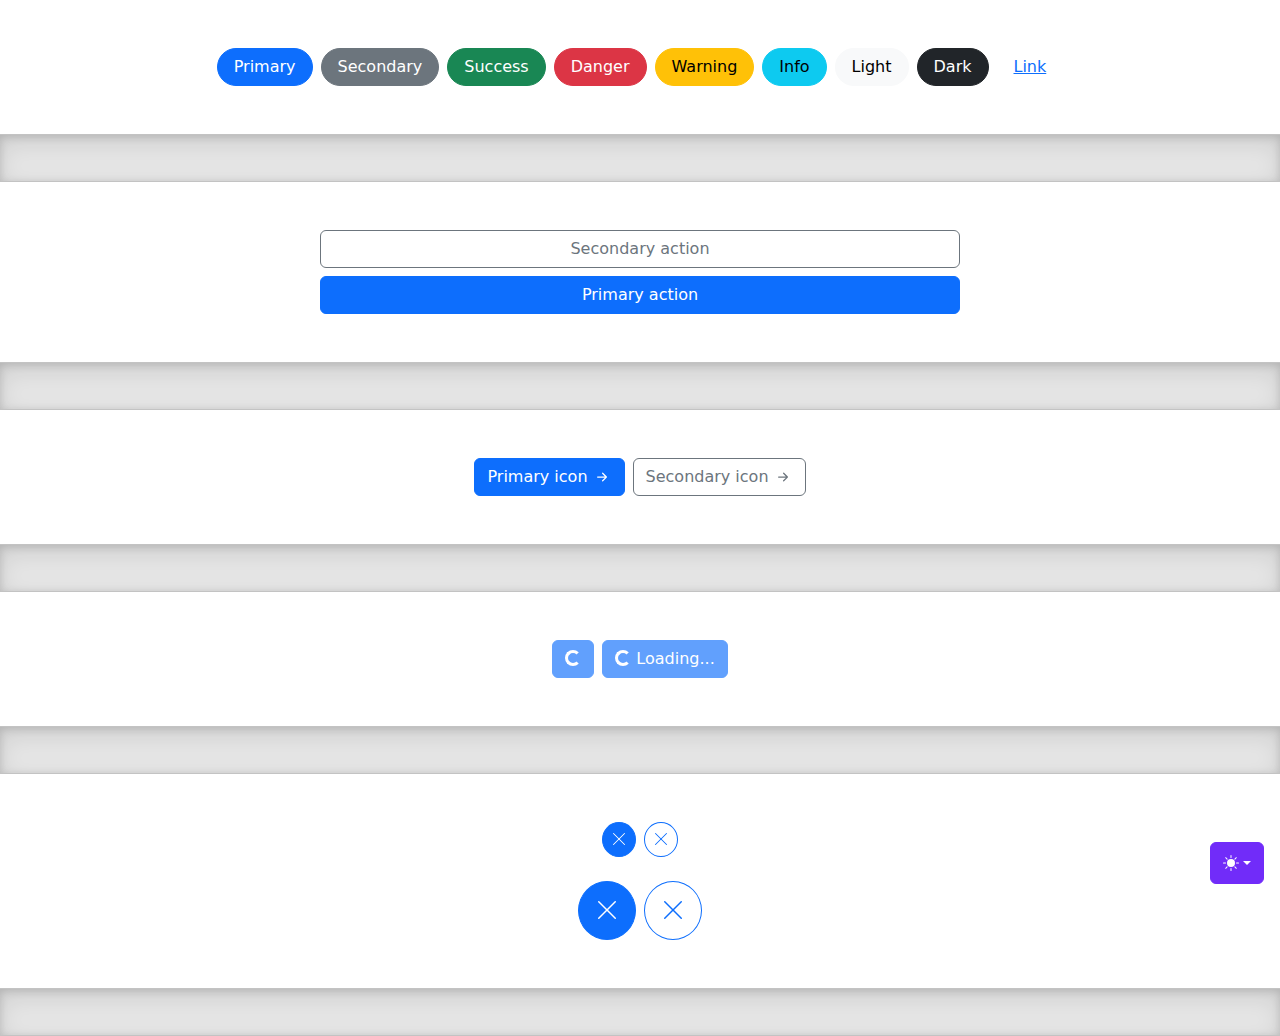
<file: bootstrap-5.3.8-examples/buttons/index.html>
<!doctype html>
<html lang="en" data-bs-theme="auto">
  <head>
    <meta charset="utf-8" />
    <meta name="viewport" content="width=device-width, initial-scale=1" />
    <meta name="description" content="" />
    <meta
      name="author"
      content="Mark Otto, Jacob Thornton, and Bootstrap contributors"
    />
    <meta name="generator" content="Astro v5.13.2" />
    <title>Buttons · Bootstrap v5.3</title>
    <link
      rel="canonical"
      href="https://getbootstrap.com/docs/5.3/examples/buttons/"
    />
    <script src="../assets/js/color-modes.js"></script>
    <link href="../assets/dist/css/bootstrap.min.css" rel="stylesheet" />
    <meta name="theme-color" content="#712cf9" />
    <style>
      .bd-placeholder-img {
        font-size: 1.125rem;
        text-anchor: middle;
        -webkit-user-select: none;
        -moz-user-select: none;
        user-select: none;
      }
      @media (min-width: 768px) {
        .bd-placeholder-img-lg {
          font-size: 3.5rem;
        }
      }
      .b-example-divider {
        width: 100%;
        height: 3rem;
        background-color: #0000001a;
        border: solid rgba(0, 0, 0, 0.15);
        border-width: 1px 0;
        box-shadow:
          inset 0 0.5em 1.5em #0000001a,
          inset 0 0.125em 0.5em #00000026;
      }
      .b-example-vr {
        flex-shrink: 0;
        width: 1.5rem;
        height: 100vh;
      }
      .bi {
        vertical-align: -0.125em;
        fill: currentColor;
      }
      .nav-scroller {
        position: relative;
        z-index: 2;
        height: 2.75rem;
        overflow-y: hidden;
      }
      .nav-scroller .nav {
        display: flex;
        flex-wrap: nowrap;
        padding-bottom: 1rem;
        margin-top: -1px;
        overflow-x: auto;
        text-align: center;
        white-space: nowrap;
        -webkit-overflow-scrolling: touch;
      }
      .btn-bd-primary {
        --bd-violet-bg: #712cf9;
        --bd-violet-rgb: 112.520718, 44.062154, 249.437846;
        --bs-btn-font-weight: 600;
        --bs-btn-color: var(--bs-white);
        --bs-btn-bg: var(--bd-violet-bg);
        --bs-btn-border-color: var(--bd-violet-bg);
        --bs-btn-hover-color: var(--bs-white);
        --bs-btn-hover-bg: #6528e0;
        --bs-btn-hover-border-color: #6528e0;
        --bs-btn-focus-shadow-rgb: var(--bd-violet-rgb);
        --bs-btn-active-color: var(--bs-btn-hover-color);
        --bs-btn-active-bg: #5a23c8;
        --bs-btn-active-border-color: #5a23c8;
      }
      .bd-mode-toggle {
        z-index: 1500;
      }
      .bd-mode-toggle .bi {
        width: 1em;
        height: 1em;
      }
      .bd-mode-toggle .dropdown-menu .active .bi {
        display: block !important;
      }
    </style>
  </head>
  <body>
    <svg xmlns="http://www.w3.org/2000/svg" class="d-none">
      <symbol id="check2" viewBox="0 0 16 16">
        <path
          d="M13.854 3.646a.5.5 0 0 1 0 .708l-7 7a.5.5 0 0 1-.708 0l-3.5-3.5a.5.5 0 1 1 .708-.708L6.5 10.293l6.646-6.647a.5.5 0 0 1 .708 0z"
        ></path>
      </symbol>
      <symbol id="circle-half" viewBox="0 0 16 16">
        <path
          d="M8 15A7 7 0 1 0 8 1v14zm0 1A8 8 0 1 1 8 0a8 8 0 0 1 0 16z"
        ></path>
      </symbol>
      <symbol id="moon-stars-fill" viewBox="0 0 16 16">
        <path
          d="M6 .278a.768.768 0 0 1 .08.858 7.208 7.208 0 0 0-.878 3.46c0 4.021 3.278 7.277 7.318 7.277.527 0 1.04-.055 1.533-.16a.787.787 0 0 1 .81.316.733.733 0 0 1-.031.893A8.349 8.349 0 0 1 8.344 16C3.734 16 0 12.286 0 7.71 0 4.266 2.114 1.312 5.124.06A.752.752 0 0 1 6 .278z"
        ></path>
        <path
          d="M10.794 3.148a.217.217 0 0 1 .412 0l.387 1.162c.173.518.579.924 1.097 1.097l1.162.387a.217.217 0 0 1 0 .412l-1.162.387a1.734 1.734 0 0 0-1.097 1.097l-.387 1.162a.217.217 0 0 1-.412 0l-.387-1.162A1.734 1.734 0 0 0 9.31 6.593l-1.162-.387a.217.217 0 0 1 0-.412l1.162-.387a1.734 1.734 0 0 0 1.097-1.097l.387-1.162zM13.863.099a.145.145 0 0 1 .274 0l.258.774c.115.346.386.617.732.732l.774.258a.145.145 0 0 1 0 .274l-.774.258a1.156 1.156 0 0 0-.732.732l-.258.774a.145.145 0 0 1-.274 0l-.258-.774a1.156 1.156 0 0 0-.732-.732l-.774-.258a.145.145 0 0 1 0-.274l.774-.258c.346-.115.617-.386.732-.732L13.863.1z"
        ></path>
      </symbol>
      <symbol id="sun-fill" viewBox="0 0 16 16">
        <path
          d="M8 12a4 4 0 1 0 0-8 4 4 0 0 0 0 8zM8 0a.5.5 0 0 1 .5.5v2a.5.5 0 0 1-1 0v-2A.5.5 0 0 1 8 0zm0 13a.5.5 0 0 1 .5.5v2a.5.5 0 0 1-1 0v-2A.5.5 0 0 1 8 13zm8-5a.5.5 0 0 1-.5.5h-2a.5.5 0 0 1 0-1h2a.5.5 0 0 1 .5.5zM3 8a.5.5 0 0 1-.5.5h-2a.5.5 0 0 1 0-1h2A.5.5 0 0 1 3 8zm10.657-5.657a.5.5 0 0 1 0 .707l-1.414 1.415a.5.5 0 1 1-.707-.708l1.414-1.414a.5.5 0 0 1 .707 0zm-9.193 9.193a.5.5 0 0 1 0 .707L3.05 13.657a.5.5 0 0 1-.707-.707l1.414-1.414a.5.5 0 0 1 .707 0zm9.193 2.121a.5.5 0 0 1-.707 0l-1.414-1.414a.5.5 0 0 1 .707-.707l1.414 1.414a.5.5 0 0 1 0 .707zM4.464 4.465a.5.5 0 0 1-.707 0L2.343 3.05a.5.5 0 1 1 .707-.707l1.414 1.414a.5.5 0 0 1 0 .708z"
        ></path>
      </symbol>
    </svg>
    <div
      class="dropdown position-fixed bottom-0 end-0 mb-3 me-3 bd-mode-toggle"
    >
      <button
        class="btn btn-bd-primary py-2 dropdown-toggle d-flex align-items-center"
        id="bd-theme"
        type="button"
        aria-expanded="false"
        data-bs-toggle="dropdown"
        aria-label="Toggle theme (auto)"
      >
        <svg class="bi my-1 theme-icon-active" aria-hidden="true">
          <use href="#circle-half"></use>
        </svg>
        <span class="visually-hidden" id="bd-theme-text">Toggle theme</span>
      </button>
      <ul
        class="dropdown-menu dropdown-menu-end shadow"
        aria-labelledby="bd-theme-text"
      >
        <li>
          <button
            type="button"
            class="dropdown-item d-flex align-items-center"
            data-bs-theme-value="light"
            aria-pressed="false"
          >
            <svg class="bi me-2 opacity-50" aria-hidden="true">
              <use href="#sun-fill"></use>
            </svg>
            Light
            <svg class="bi ms-auto d-none" aria-hidden="true">
              <use href="#check2"></use>
            </svg>
          </button>
        </li>
        <li>
          <button
            type="button"
            class="dropdown-item d-flex align-items-center"
            data-bs-theme-value="dark"
            aria-pressed="false"
          >
            <svg class="bi me-2 opacity-50" aria-hidden="true">
              <use href="#moon-stars-fill"></use>
            </svg>
            Dark
            <svg class="bi ms-auto d-none" aria-hidden="true">
              <use href="#check2"></use>
            </svg>
          </button>
        </li>
        <li>
          <button
            type="button"
            class="dropdown-item d-flex align-items-center active"
            data-bs-theme-value="auto"
            aria-pressed="true"
          >
            <svg class="bi me-2 opacity-50" aria-hidden="true">
              <use href="#circle-half"></use>
            </svg>
            Auto
            <svg class="bi ms-auto d-none" aria-hidden="true">
              <use href="#check2"></use>
            </svg>
          </button>
        </li>
      </ul>
    </div>
    <svg xmlns="http://www.w3.org/2000/svg" class="d-none">
      <symbol id="arrow-right-short" viewBox="0 0 16 16">
        <path
          fill-rule="evenodd"
          d="M4 8a.5.5 0 0 1 .5-.5h5.793L8.146 5.354a.5.5 0 1 1 .708-.708l3 3a.5.5 0 0 1 0 .708l-3 3a.5.5 0 0 1-.708-.708L10.293 8.5H4.5A.5.5 0 0 1 4 8z"
        ></path>
      </symbol>
      <symbol id="x-lg" viewBox="0 0 16 16">
        <path
          fill-rule="evenodd"
          d="M13.854 2.146a.5.5 0 0 1 0 .708l-11 11a.5.5 0 0 1-.708-.708l11-11a.5.5 0 0 1 .708 0Z"
        ></path>
        <path
          fill-rule="evenodd"
          d="M2.146 2.146a.5.5 0 0 0 0 .708l11 11a.5.5 0 0 0 .708-.708l-11-11a.5.5 0 0 0-.708 0Z"
        ></path>
      </symbol>
    </svg>
    <div class="d-flex gap-2 justify-content-center py-5">
      <button class="btn btn-primary rounded-pill px-3" type="button">
        Primary
      </button>
      <button class="btn btn-secondary rounded-pill px-3" type="button">
        Secondary
      </button>
      <button class="btn btn-success rounded-pill px-3" type="button">
        Success
      </button>
      <button class="btn btn-danger rounded-pill px-3" type="button">
        Danger
      </button>
      <button class="btn btn-warning rounded-pill px-3" type="button">
        Warning
      </button>
      <button class="btn btn-info rounded-pill px-3" type="button">Info</button>
      <button class="btn btn-light rounded-pill px-3" type="button">
        Light
      </button>
      <button class="btn btn-dark rounded-pill px-3" type="button">Dark</button>
      <button class="btn btn-link rounded-pill px-3" type="button">Link</button>
    </div>
    <div class="b-example-divider"></div>
    <div class="col-lg-6 col-xxl-4 my-5 mx-auto">
      <div class="d-grid gap-2">
        <button class="btn btn-outline-secondary" type="button">
          Secondary action
        </button>
        <button class="btn btn-primary" type="button">Primary action</button>
      </div>
    </div>
    <div class="b-example-divider"></div>
    <div class="d-flex gap-2 justify-content-center py-5">
      <button
        class="btn btn-primary d-inline-flex align-items-center"
        type="button"
      >
        Primary icon
        <svg class="bi ms-1" width="20" height="20" aria-hidden="true">
          <use xlink:href="#arrow-right-short"></use>
        </svg>
      </button>
      <button
        class="btn btn-outline-secondary d-inline-flex align-items-center"
        type="button"
      >
        Secondary icon
        <svg class="bi ms-1" width="20" height="20" aria-hidden="true">
          <use xlink:href="#arrow-right-short"></use>
        </svg>
      </button>
    </div>
    <div class="b-example-divider"></div>
    <div class="d-flex gap-2 justify-content-center py-5">
      <button class="btn btn-primary" type="button" disabled>
        <span
          class="spinner-border spinner-border-sm"
          aria-hidden="true"
        ></span>
        <span class="visually-hidden" role="status">Loading...</span>
      </button>
      <button class="btn btn-primary" type="button" disabled>
        <span
          class="spinner-border spinner-border-sm"
          aria-hidden="true"
        ></span>
        <span role="status">Loading...</span>
      </button>
    </div>
    <div class="b-example-divider"></div>
    <div class="d-flex gap-2 justify-content-center pt-5 pb-4">
      <button class="btn btn-primary rounded-circle p-2 lh-1" type="button">
        <svg class="bi" width="16" height="16" aria-hidden="true">
          <use xlink:href="#x-lg"></use>
        </svg>
        <span class="visually-hidden">Dismiss</span>
      </button>
      <button
        class="btn btn-outline-primary rounded-circle p-2 lh-1"
        type="button"
      >
        <svg class="bi" width="16" height="16" aria-hidden="true">
          <use xlink:href="#x-lg"></use>
        </svg>
        <span class="visually-hidden">Dismiss</span>
      </button>
    </div>
    <div class="d-flex gap-2 justify-content-center pb-5">
      <button class="btn btn-primary rounded-circle p-3 lh-1" type="button">
        <svg class="bi" width="24" height="24" aria-hidden="true">
          <use xlink:href="#x-lg"></use>
        </svg>
        <span class="visually-hidden">Dismiss</span>
      </button>
      <button
        class="btn btn-outline-primary rounded-circle p-3 lh-1"
        type="button"
      >
        <svg class="bi" width="24" height="24" aria-hidden="true">
          <use xlink:href="#x-lg"></use>
        </svg>
        <span class="visually-hidden">Dismiss</span>
      </button>
    </div>
    <div class="b-example-divider"></div>
    <script
      src="../assets/dist/js/bootstrap.bundle.min.js"
      class="astro-vvvwv3sm"
    ></script>
  </body>
</html>
</file>
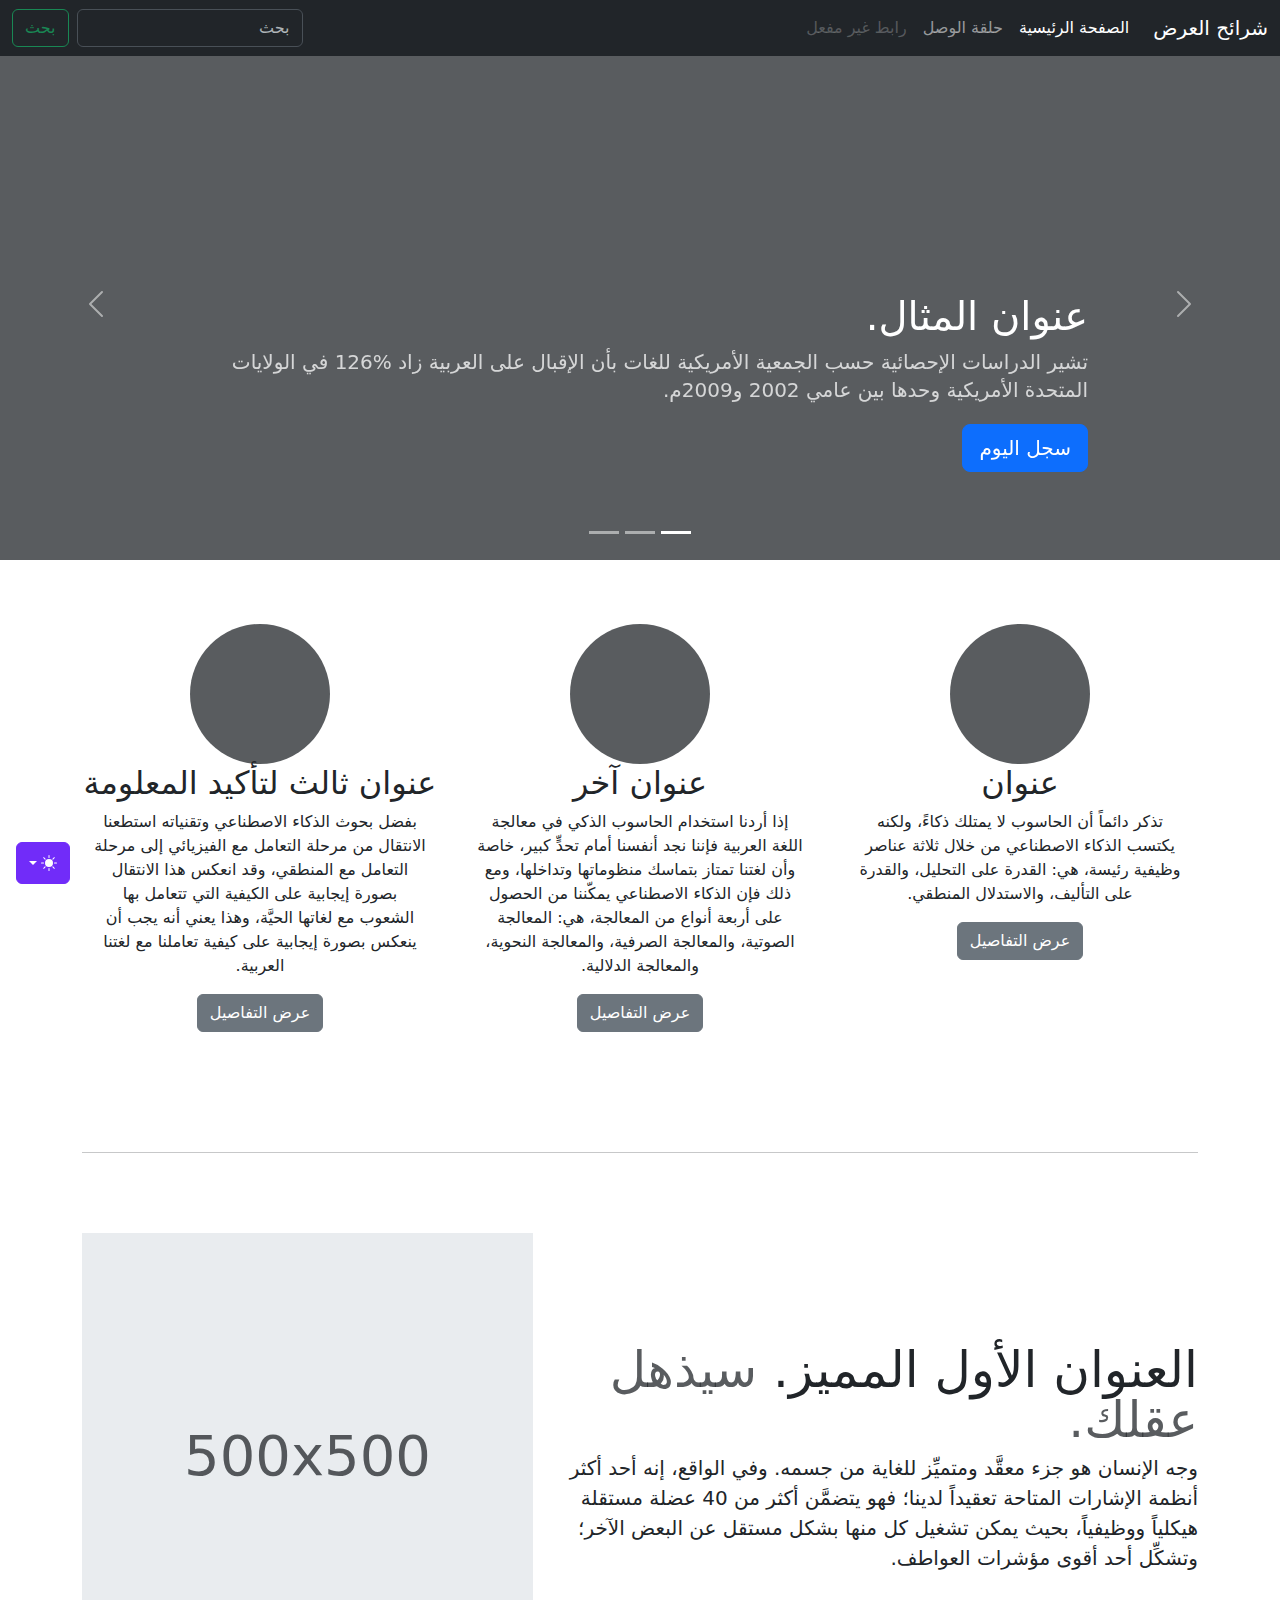
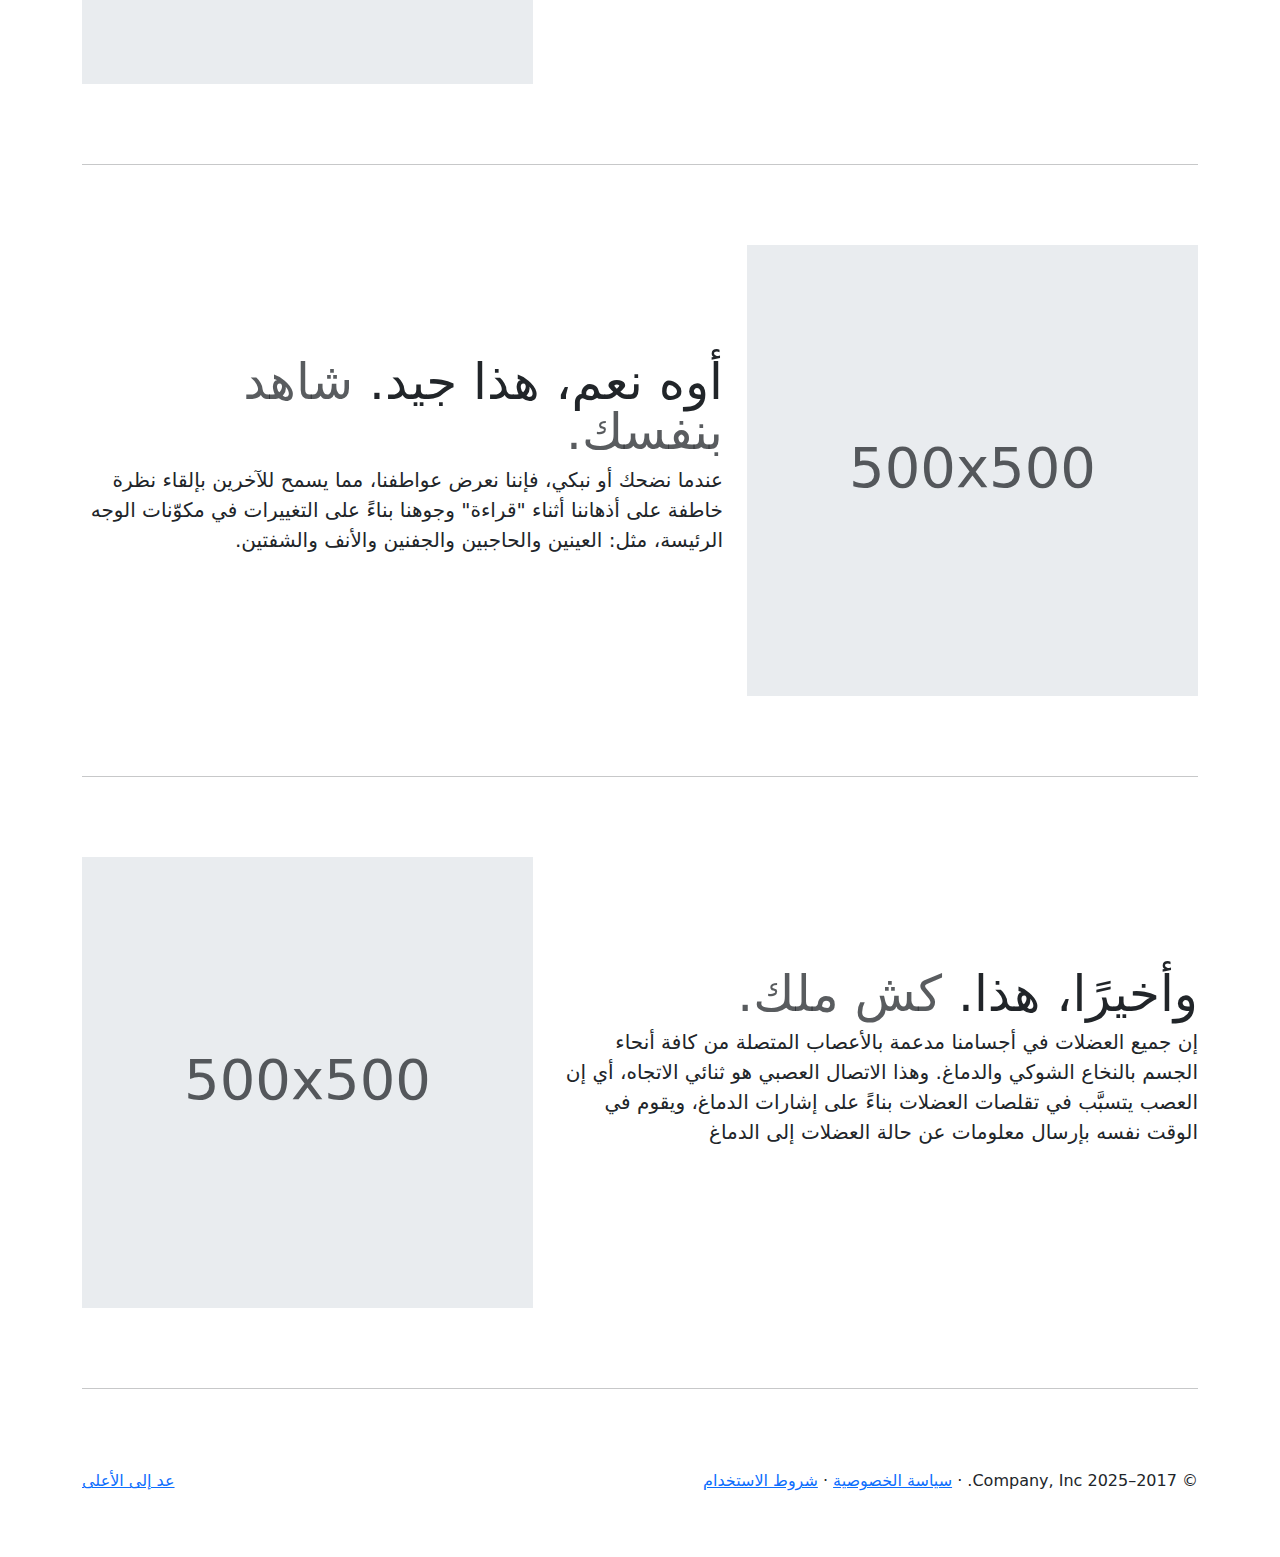
<file: bootstrap-5.3.8-examples/carousel-rtl/index.html>
<!doctype html>
<html lang="ar" dir="rtl" data-bs-theme="auto">
  <head>
    <meta charset="utf-8" />
    <meta name="viewport" content="width=device-width, initial-scale=1" />
    <meta name="description" content="" />
    <meta
      name="author"
      content="Mark Otto, Jacob Thornton, and Bootstrap contributors"
    />
    <meta name="generator" content="Astro v5.13.2" />
    <title>قالب شرائح العرض · Bootstrap v5.3</title>
    <link
      rel="canonical"
      href="https://getbootstrap.com/docs/5.3/examples/carousel-rtl/"
    />
    <script src="../assets/js/color-modes.js"></script>
    <link href="../assets/dist/css/bootstrap.rtl.min.css" rel="stylesheet" />
    <meta name="theme-color" content="#712cf9" />
    <link href="../carousel/carousel.rtl.css" rel="stylesheet" />
    <style>
      .bd-placeholder-img {
        font-size: 1.125rem;
        text-anchor: middle;
        -webkit-user-select: none;
        -moz-user-select: none;
        user-select: none;
      }
      @media (min-width: 768px) {
        .bd-placeholder-img-lg {
          font-size: 3.5rem;
        }
      }
      .b-example-divider {
        width: 100%;
        height: 3rem;
        background-color: #0000001a;
        border: solid rgba(0, 0, 0, 0.15);
        border-width: 1px 0;
        box-shadow:
          inset 0 0.5em 1.5em #0000001a,
          inset 0 0.125em 0.5em #00000026;
      }
      .b-example-vr {
        flex-shrink: 0;
        width: 1.5rem;
        height: 100vh;
      }
      .bi {
        vertical-align: -0.125em;
        fill: currentColor;
      }
      .nav-scroller {
        position: relative;
        z-index: 2;
        height: 2.75rem;
        overflow-y: hidden;
      }
      .nav-scroller .nav {
        display: flex;
        flex-wrap: nowrap;
        padding-bottom: 1rem;
        margin-top: -1px;
        overflow-x: auto;
        text-align: center;
        white-space: nowrap;
        -webkit-overflow-scrolling: touch;
      }
      .btn-bd-primary {
        --bd-violet-bg: #712cf9;
        --bd-violet-rgb: 112.520718, 44.062154, 249.437846;
        --bs-btn-font-weight: 600;
        --bs-btn-color: var(--bs-white);
        --bs-btn-bg: var(--bd-violet-bg);
        --bs-btn-border-color: var(--bd-violet-bg);
        --bs-btn-hover-color: var(--bs-white);
        --bs-btn-hover-bg: #6528e0;
        --bs-btn-hover-border-color: #6528e0;
        --bs-btn-focus-shadow-rgb: var(--bd-violet-rgb);
        --bs-btn-active-color: var(--bs-btn-hover-color);
        --bs-btn-active-bg: #5a23c8;
        --bs-btn-active-border-color: #5a23c8;
      }
      .bd-mode-toggle {
        z-index: 1500;
      }
      .bd-mode-toggle .bi {
        width: 1em;
        height: 1em;
      }
      .bd-mode-toggle .dropdown-menu .active .bi {
        display: block !important;
      }
    </style>
  </head>
  <body>
    <svg xmlns="http://www.w3.org/2000/svg" class="d-none">
      <symbol id="check2" viewBox="0 0 16 16">
        <path
          d="M13.854 3.646a.5.5 0 0 1 0 .708l-7 7a.5.5 0 0 1-.708 0l-3.5-3.5a.5.5 0 1 1 .708-.708L6.5 10.293l6.646-6.647a.5.5 0 0 1 .708 0z"
        ></path>
      </symbol>
      <symbol id="circle-half" viewBox="0 0 16 16">
        <path
          d="M8 15A7 7 0 1 0 8 1v14zm0 1A8 8 0 1 1 8 0a8 8 0 0 1 0 16z"
        ></path>
      </symbol>
      <symbol id="moon-stars-fill" viewBox="0 0 16 16">
        <path
          d="M6 .278a.768.768 0 0 1 .08.858 7.208 7.208 0 0 0-.878 3.46c0 4.021 3.278 7.277 7.318 7.277.527 0 1.04-.055 1.533-.16a.787.787 0 0 1 .81.316.733.733 0 0 1-.031.893A8.349 8.349 0 0 1 8.344 16C3.734 16 0 12.286 0 7.71 0 4.266 2.114 1.312 5.124.06A.752.752 0 0 1 6 .278z"
        ></path>
        <path
          d="M10.794 3.148a.217.217 0 0 1 .412 0l.387 1.162c.173.518.579.924 1.097 1.097l1.162.387a.217.217 0 0 1 0 .412l-1.162.387a1.734 1.734 0 0 0-1.097 1.097l-.387 1.162a.217.217 0 0 1-.412 0l-.387-1.162A1.734 1.734 0 0 0 9.31 6.593l-1.162-.387a.217.217 0 0 1 0-.412l1.162-.387a1.734 1.734 0 0 0 1.097-1.097l.387-1.162zM13.863.099a.145.145 0 0 1 .274 0l.258.774c.115.346.386.617.732.732l.774.258a.145.145 0 0 1 0 .274l-.774.258a1.156 1.156 0 0 0-.732.732l-.258.774a.145.145 0 0 1-.274 0l-.258-.774a1.156 1.156 0 0 0-.732-.732l-.774-.258a.145.145 0 0 1 0-.274l.774-.258c.346-.115.617-.386.732-.732L13.863.1z"
        ></path>
      </symbol>
      <symbol id="sun-fill" viewBox="0 0 16 16">
        <path
          d="M8 12a4 4 0 1 0 0-8 4 4 0 0 0 0 8zM8 0a.5.5 0 0 1 .5.5v2a.5.5 0 0 1-1 0v-2A.5.5 0 0 1 8 0zm0 13a.5.5 0 0 1 .5.5v2a.5.5 0 0 1-1 0v-2A.5.5 0 0 1 8 13zm8-5a.5.5 0 0 1-.5.5h-2a.5.5 0 0 1 0-1h2a.5.5 0 0 1 .5.5zM3 8a.5.5 0 0 1-.5.5h-2a.5.5 0 0 1 0-1h2A.5.5 0 0 1 3 8zm10.657-5.657a.5.5 0 0 1 0 .707l-1.414 1.415a.5.5 0 1 1-.707-.708l1.414-1.414a.5.5 0 0 1 .707 0zm-9.193 9.193a.5.5 0 0 1 0 .707L3.05 13.657a.5.5 0 0 1-.707-.707l1.414-1.414a.5.5 0 0 1 .707 0zm9.193 2.121a.5.5 0 0 1-.707 0l-1.414-1.414a.5.5 0 0 1 .707-.707l1.414 1.414a.5.5 0 0 1 0 .707zM4.464 4.465a.5.5 0 0 1-.707 0L2.343 3.05a.5.5 0 1 1 .707-.707l1.414 1.414a.5.5 0 0 1 0 .708z"
        ></path>
      </symbol>
    </svg>
    <div
      class="dropdown position-fixed bottom-0 end-0 mb-3 me-3 bd-mode-toggle"
    >
      <button
        class="btn btn-bd-primary py-2 dropdown-toggle d-flex align-items-center"
        id="bd-theme"
        type="button"
        aria-expanded="false"
        data-bs-toggle="dropdown"
        aria-label="Toggle theme (auto)"
      >
        <svg class="bi my-1 theme-icon-active" aria-hidden="true">
          <use href="#circle-half"></use>
        </svg>
        <span class="visually-hidden" id="bd-theme-text">Toggle theme</span>
      </button>
      <ul
        class="dropdown-menu dropdown-menu-end shadow"
        aria-labelledby="bd-theme-text"
      >
        <li>
          <button
            type="button"
            class="dropdown-item d-flex align-items-center"
            data-bs-theme-value="light"
            aria-pressed="false"
          >
            <svg class="bi me-2 opacity-50" aria-hidden="true">
              <use href="#sun-fill"></use>
            </svg>
            Light
            <svg class="bi ms-auto d-none" aria-hidden="true">
              <use href="#check2"></use>
            </svg>
          </button>
        </li>
        <li>
          <button
            type="button"
            class="dropdown-item d-flex align-items-center"
            data-bs-theme-value="dark"
            aria-pressed="false"
          >
            <svg class="bi me-2 opacity-50" aria-hidden="true">
              <use href="#moon-stars-fill"></use>
            </svg>
            Dark
            <svg class="bi ms-auto d-none" aria-hidden="true">
              <use href="#check2"></use>
            </svg>
          </button>
        </li>
        <li>
          <button
            type="button"
            class="dropdown-item d-flex align-items-center active"
            data-bs-theme-value="auto"
            aria-pressed="true"
          >
            <svg class="bi me-2 opacity-50" aria-hidden="true">
              <use href="#circle-half"></use>
            </svg>
            Auto
            <svg class="bi ms-auto d-none" aria-hidden="true">
              <use href="#check2"></use>
            </svg>
          </button>
        </li>
      </ul>
    </div>
    <header data-bs-theme="dark">
      <nav class="navbar navbar-expand-md navbar-dark fixed-top bg-dark">
        <div class="container-fluid">
          <a class="navbar-brand" href="#">شرائح العرض</a>
          <button
            class="navbar-toggler"
            type="button"
            data-bs-toggle="collapse"
            data-bs-target="#navbarCollapse"
            aria-controls="navbarCollapse"
            aria-expanded="false"
            aria-label="تبديل التنقل"
          >
            <span class="navbar-toggler-icon"></span>
          </button>
          <div class="collapse navbar-collapse" id="navbarCollapse">
            <ul class="navbar-nav me-auto mb-2 mb-md-0">
              <li class="nav-item">
                <a class="nav-link active" aria-current="page" href="#"
                  >الصفحة الرئيسية</a
                >
              </li>
              <li class="nav-item">
                <a class="nav-link" href="#">حلقة الوصل</a>
              </li>
              <li class="nav-item">
                <a class="nav-link disabled" aria-disabled="true"
                  >رابط غير مفعل</a
                >
              </li>
            </ul>
            <form class="d-flex" role="search">
              <input
                class="form-control me-2"
                type="search"
                placeholder="بحث"
                aria-label="بحث"
              />
              <button class="btn btn-outline-success" type="submit">بحث</button>
            </form>
          </div>
        </div>
      </nav>
    </header>
    <main>
      <div id="myCarousel" class="carousel slide mb-6" data-bs-ride="carousel">
        <div class="carousel-indicators">
          <button
            type="button"
            data-bs-target="#myCarousel"
            data-bs-slide-to="0"
            class="active"
            aria-current="true"
            aria-label="Slide 1"
          ></button>
          <button
            type="button"
            data-bs-target="#myCarousel"
            data-bs-slide-to="1"
            aria-label="Slide 2"
          ></button>
          <button
            type="button"
            data-bs-target="#myCarousel"
            data-bs-slide-to="2"
            aria-label="Slide 3"
          ></button>
        </div>
        <div class="carousel-inner">
          <div class="carousel-item active">
            <svg
              aria-hidden="true"
              class="bd-placeholder-img"
              height="100%"
              preserveAspectRatio="xMidYMid slice"
              width="100%"
              xmlns="http://www.w3.org/2000/svg"
            >
              <rect
                width="100%"
                height="100%"
                fill="var(--bs-secondary-color)"
              ></rect>
            </svg>
            <div class="container">
              <div class="carousel-caption text-start">
                <h1>عنوان المثال.</h1>
                <p class="opacity-75">
                  تشير الدراسات الإحصائية حسب الجمعية الأمريكية للغات بأن
                  الإقبال على العربية زاد %126 في الولايات المتحدة الأمريكية
                  وحدها بين عامي 2002 و2009م.
                </p>
                <p><a class="btn btn-lg btn-primary" href="#">سجل اليوم</a></p>
              </div>
            </div>
          </div>
          <div class="carousel-item">
            <svg
              aria-hidden="true"
              class="bd-placeholder-img"
              height="100%"
              preserveAspectRatio="xMidYMid slice"
              width="100%"
              xmlns="http://www.w3.org/2000/svg"
            >
              <rect
                width="100%"
                height="100%"
                fill="var(--bs-secondary-color)"
              ></rect>
            </svg>
            <div class="container">
              <div class="carousel-caption">
                <h1>عنوان مثال آخر.</h1>
                <p>
                  حسب المجلس الثقافي البريطاني فإن تعليم الإنجليزية داخل
                  بريطانيا يسهم في تعزيز اقتصادها بما يتجاوز ملياري جنيه سنوياً،
                  كما أنه وفر أكثر من 26 ألف وظيفة.
                </p>
                <p><a class="btn btn-lg btn-primary" href="#">أعرف أكثر</a></p>
              </div>
            </div>
          </div>
          <div class="carousel-item">
            <svg
              aria-hidden="true"
              class="bd-placeholder-img"
              height="100%"
              preserveAspectRatio="xMidYMid slice"
              width="100%"
              xmlns="http://www.w3.org/2000/svg"
            >
              <rect
                width="100%"
                height="100%"
                fill="var(--bs-secondary-color)"
              ></rect>
            </svg>
            <div class="container">
              <div class="carousel-caption text-end">
                <h1>واحد أكثر لقياس جيد.</h1>
                <p>
                  الإحصاءات لحجم الاستثمار اللغوي خارج بريطانيا تتفاوت من سنة
                  لأخرى إلا أن المدير التنفيذي للمجلس الثقافي البريطاني إدي
                  بايرز يرى أن استثمار تعليم الإنجليزية في الخارج لا يحسب على
                  المستوى المالي فحسب بل على المستوى السياسي أيضاً.
                </p>
                <p>
                  <a class="btn btn-lg btn-primary" href="#">تصفح المعرض</a>
                </p>
              </div>
            </div>
          </div>
        </div>
        <button
          class="carousel-control-prev"
          type="button"
          data-bs-target="#myCarousel"
          data-bs-slide="prev"
        >
          <span class="carousel-control-prev-icon" aria-hidden="true"></span>
          <span class="visually-hidden">السابق</span>
        </button>
        <button
          class="carousel-control-next"
          type="button"
          data-bs-target="#myCarousel"
          data-bs-slide="next"
        >
          <span class="carousel-control-next-icon" aria-hidden="true"></span>
          <span class="visually-hidden">التالي</span>
        </button>
      </div>
      <!-- Marketing messaging and featurettes
  ================================================== -->
      <!-- Wrap the rest of the page in another container to center all the content. -->
      <div class="container marketing">
        <!-- Three columns of text below the carousel -->
        <div class="row">
          <div class="col-lg-4">
            <svg
              aria-label="Placeholder"
              class="bd-placeholder-img rounded-circle"
              height="140"
              preserveAspectRatio="xMidYMid slice"
              role="img"
              width="140"
              xmlns="http://www.w3.org/2000/svg"
            >
              <title>Placeholder</title>
              <rect
                width="100%"
                height="100%"
                fill="var(--bs-secondary-color)"
              ></rect>
            </svg>
            <h2 class="fw-normal">عنوان</h2>
            <p>
              تذكر دائماً أن الحاسوب لا يمتلك ذكاءً، ولكنه يكتسب الذكاء
              الاصطناعي من خلال ثلاثة عناصر وظيفية رئيسة، هي: القدرة على
              التحليل، والقدرة على التأليف، والاستدلال المنطقي.
            </p>
            <p><a class="btn btn-secondary" href="#">عرض التفاصيل</a></p>
          </div>
          <!-- /.col-lg-4 -->
          <div class="col-lg-4">
            <svg
              aria-label="Placeholder"
              class="bd-placeholder-img rounded-circle"
              height="140"
              preserveAspectRatio="xMidYMid slice"
              role="img"
              width="140"
              xmlns="http://www.w3.org/2000/svg"
            >
              <title>Placeholder</title>
              <rect
                width="100%"
                height="100%"
                fill="var(--bs-secondary-color)"
              ></rect>
            </svg>
            <h2 class="fw-normal">عنوان آخر</h2>
            <p>
              إذا أردنا استخدام الحاسوب الذكي في معالجة اللغة العربية فإننا نجد
              أنفسنا أمام تحدٍّ كبير، خاصة وأن لغتنا تمتاز بتماسك منظوماتها
              وتداخلها، ومع ذلك فإن الذكاء الاصطناعي يمكّننا من الحصول على أربعة
              أنواع من المعالجة، هي: المعالجة الصوتية، والمعالجة الصرفية،
              والمعالجة النحوية، والمعالجة الدلالية.
            </p>
            <p><a class="btn btn-secondary" href="#">عرض التفاصيل</a></p>
          </div>
          <!-- /.col-lg-4 -->
          <div class="col-lg-4">
            <svg
              aria-label="Placeholder"
              class="bd-placeholder-img rounded-circle"
              height="140"
              preserveAspectRatio="xMidYMid slice"
              role="img"
              width="140"
              xmlns="http://www.w3.org/2000/svg"
            >
              <title>Placeholder</title>
              <rect
                width="100%"
                height="100%"
                fill="var(--bs-secondary-color)"
              ></rect>
            </svg>
            <h2 class="fw-normal">عنوان ثالث لتأكيد المعلومة</h2>
            <p>
              بفضل بحوث الذكاء الاصطناعي وتقنياته استطعنا الانتقال من مرحلة
              التعامل مع الفيزيائي إلى مرحلة التعامل مع المنطقي، وقد انعكس هذا
              الانتقال بصورة إيجابية على الكيفية التي تتعامل بها الشعوب مع
              لغاتها الحيَّة، وهذا يعني أنه يجب أن ينعكس بصورة إيجابية على كيفية
              تعاملنا مع لغتنا العربية.
            </p>
            <p><a class="btn btn-secondary" href="#">عرض التفاصيل</a></p>
          </div>
          <!-- /.col-lg-4 -->
        </div>
        <!-- /.row -->
        <!-- START THE FEATURETTES -->
        <hr class="featurette-divider" />
        <div class="row featurette">
          <div class="col-md-7">
            <h2 class="featurette-heading fw-normal lh-1">
              العنوان الأول المميز.
              <span class="text-body-secondary"> سيذهل عقلك. </span>
            </h2>
            <p class="lead">
              وجه الإنسان هو جزء معقَّد ومتميِّز للغاية من جسمه. وفي الواقع، إنه
              أحد أكثر أنظمة الإشارات المتاحة تعقيداً لدينا؛ فهو يتضمَّن أكثر من
              40 عضلة مستقلة هيكلياً ووظيفياً، بحيث يمكن تشغيل كل منها بشكل
              مستقل عن البعض الآخر؛ وتشكِّل أحد أقوى مؤشرات العواطف.
            </p>
          </div>
          <div class="col-md-5">
            <svg
              aria-label="Placeholder: 500x500"
              class="bd-placeholder-img bd-placeholder-img-lg featurette-image img-fluid mx-auto"
              height="500"
              preserveAspectRatio="xMidYMid slice"
              role="img"
              width="500"
              xmlns="http://www.w3.org/2000/svg"
            >
              <title>Placeholder</title>
              <rect
                width="100%"
                height="100%"
                fill="var(--bs-secondary-bg)"
              ></rect>
              <text x="50%" y="50%" fill="var(--bs-secondary-color)" dy=".3em">
                500x500
              </text>
            </svg>
          </div>
        </div>
        <hr class="featurette-divider" />
        <div class="row featurette">
          <div class="col-md-7 order-md-2">
            <h2 class="featurette-heading fw-normal lh-1">
              أوه نعم، هذا جيد.
              <span class="text-body-secondary"> شاهد بنفسك. </span>
            </h2>
            <p class="lead">
              عندما نضحك أو نبكي، فإننا نعرض عواطفنا، مما يسمح للآخرين بإلقاء
              نظرة خاطفة على أذهاننا أثناء "قراءة" وجوهنا بناءً على التغييرات في
              مكوّنات الوجه الرئيسة، مثل: العينين والحاجبين والجفنين والأنف
              والشفتين.
            </p>
          </div>
          <div class="col-md-5 order-md-1">
            <svg
              aria-label="Placeholder: 500x500"
              class="bd-placeholder-img bd-placeholder-img-lg featurette-image img-fluid mx-auto"
              height="500"
              preserveAspectRatio="xMidYMid slice"
              role="img"
              width="500"
              xmlns="http://www.w3.org/2000/svg"
            >
              <title>Placeholder</title>
              <rect
                width="100%"
                height="100%"
                fill="var(--bs-secondary-bg)"
              ></rect>
              <text x="50%" y="50%" fill="var(--bs-secondary-color)" dy=".3em">
                500x500
              </text>
            </svg>
          </div>
        </div>
        <hr class="featurette-divider" />
        <div class="row featurette">
          <div class="col-md-7">
            <h2 class="featurette-heading fw-normal lh-1">
              وأخيرًا، هذا. <span class="text-body-secondary"> كش ملك. </span>
            </h2>
            <p class="lead">
              إن جميع العضلات في أجسامنا مدعمة بالأعصاب المتصلة من كافة أنحاء
              الجسم بالنخاع الشوكي والدماغ. وهذا الاتصال العصبي هو ثنائي
              الاتجاه، أي إن العصب يتسبَّب في تقلصات العضلات بناءً على إشارات
              الدماغ، ويقوم في الوقت نفسه بإرسال معلومات عن حالة العضلات إلى
              الدماغ
            </p>
          </div>
          <div class="col-md-5">
            <svg
              aria-label="Placeholder: 500x500"
              class="bd-placeholder-img bd-placeholder-img-lg featurette-image img-fluid mx-auto"
              height="500"
              preserveAspectRatio="xMidYMid slice"
              role="img"
              width="500"
              xmlns="http://www.w3.org/2000/svg"
            >
              <title>Placeholder</title>
              <rect
                width="100%"
                height="100%"
                fill="var(--bs-secondary-bg)"
              ></rect>
              <text x="50%" y="50%" fill="var(--bs-secondary-color)" dy=".3em">
                500x500
              </text>
            </svg>
          </div>
        </div>
        <hr class="featurette-divider" />
        <!-- /END THE FEATURETTES -->
      </div>
      <!-- /.container -->
      <!-- FOOTER -->
      <footer class="container">
        <p class="float-end"><a href="#">عد إلى الأعلى</a></p>
        <p>
          &copy; 2017–2025 Company, Inc. &middot;
          <a href="#">سياسة الخصوصية</a> &middot; <a href="#">شروط الاستخدام</a>
        </p>
      </footer>
    </main>
    <script
      src="../assets/dist/js/bootstrap.bundle.min.js"
      class="astro-vvvwv3sm"
    ></script>
  </body>
</html>
</file>
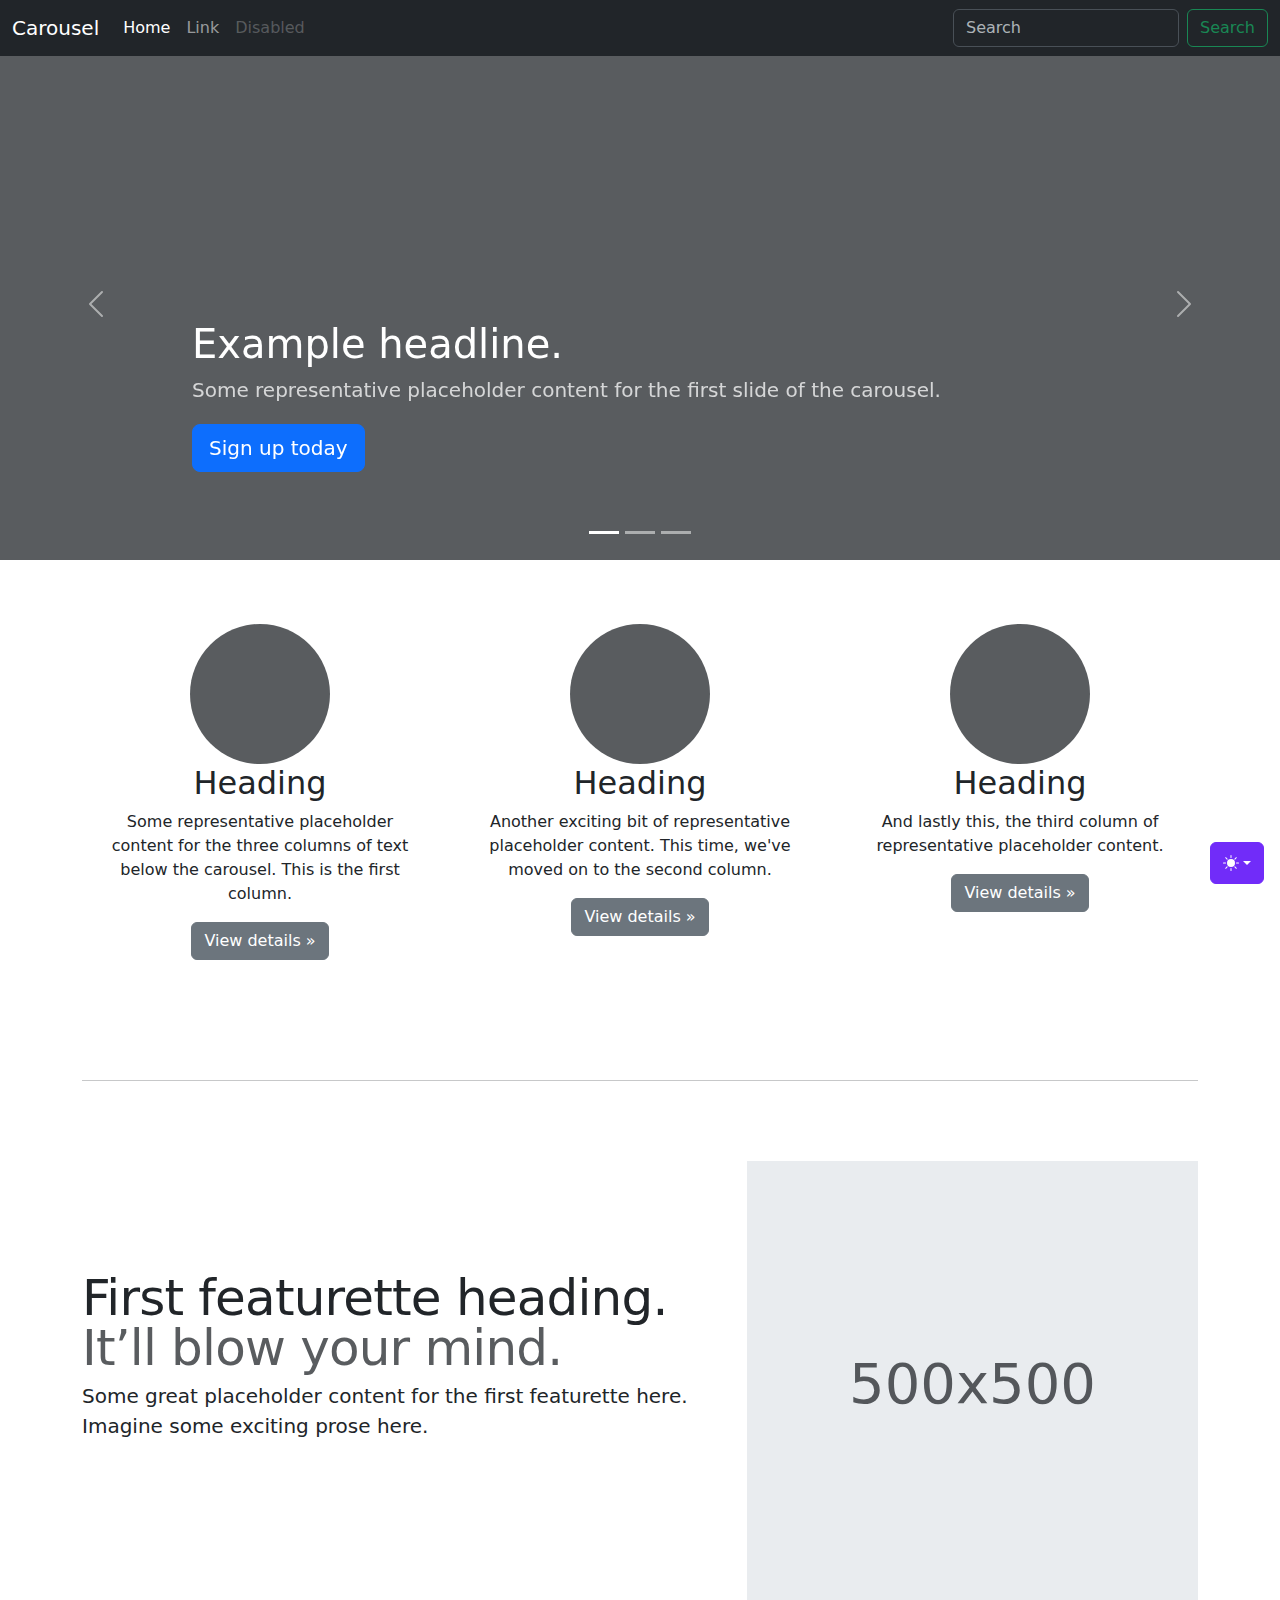
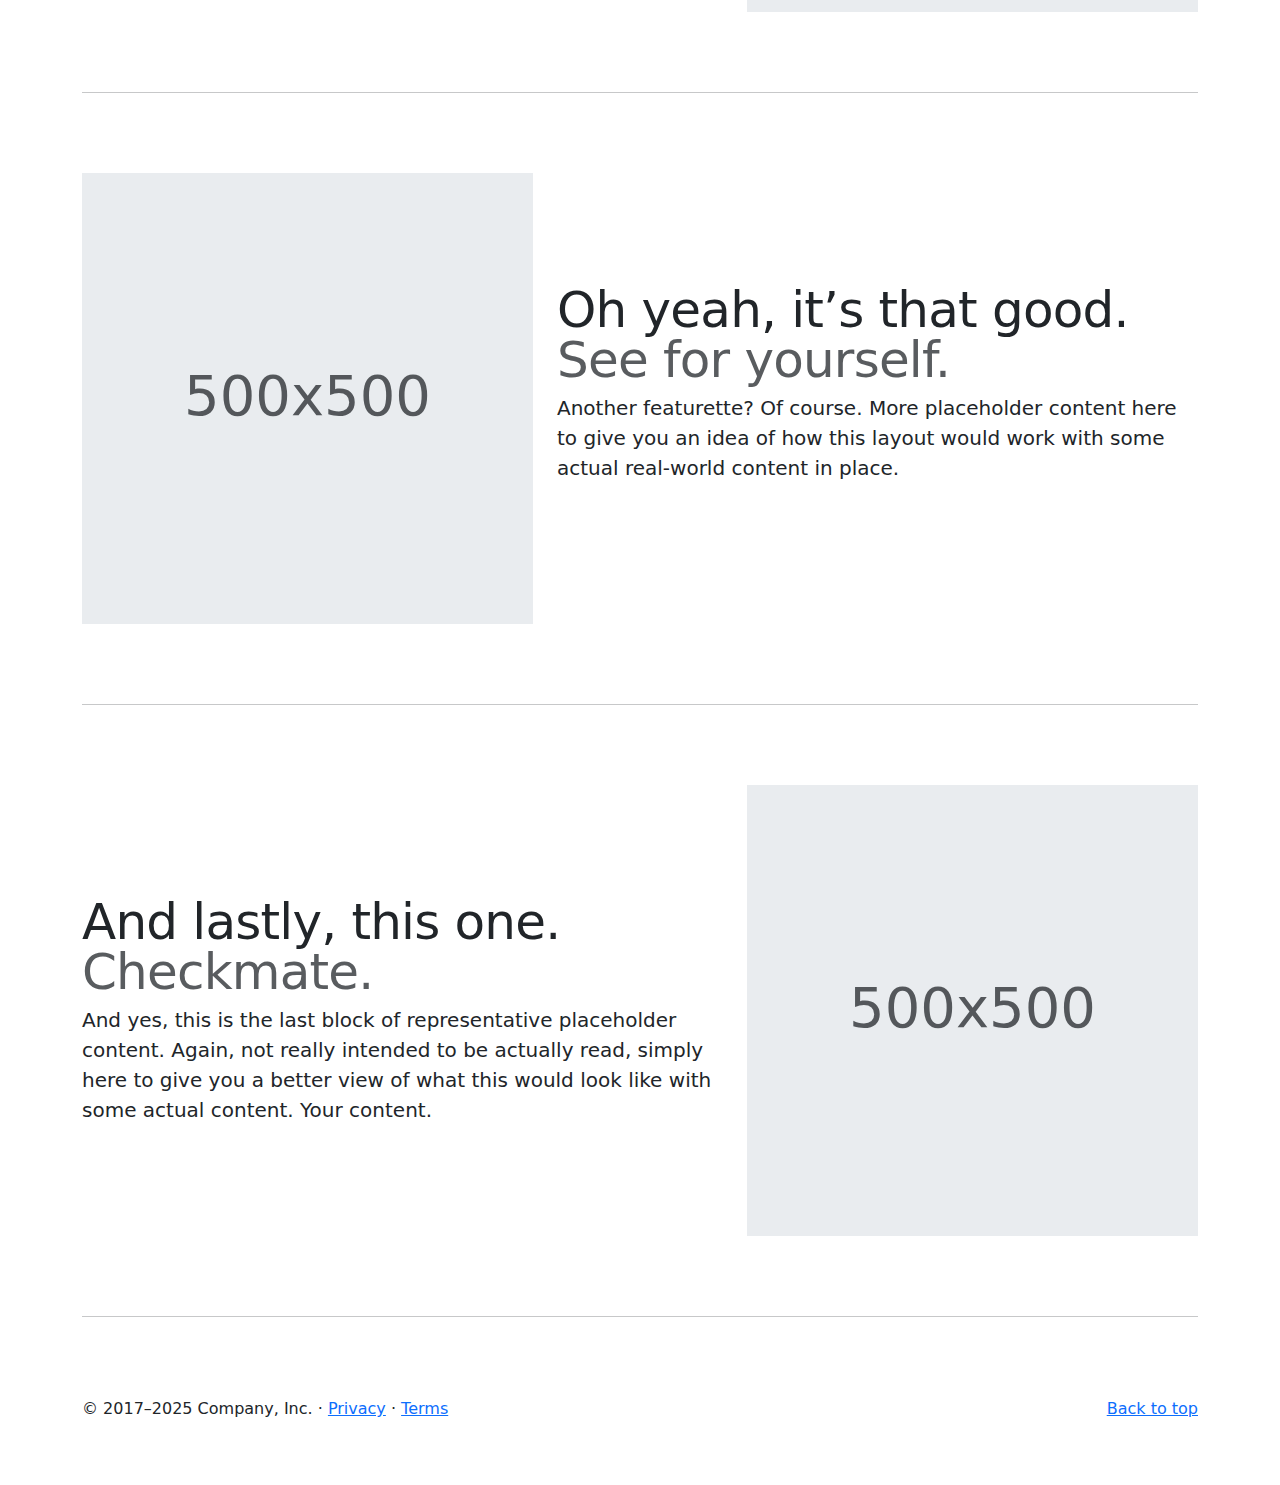
<file: bootstrap-5.3.8-examples/carousel/index.html>
<!doctype html>
<html lang="en" data-bs-theme="auto">
  <head>
    <meta charset="utf-8" />
    <meta name="viewport" content="width=device-width, initial-scale=1" />
    <meta name="description" content="" />
    <meta
      name="author"
      content="Mark Otto, Jacob Thornton, and Bootstrap contributors"
    />
    <meta name="generator" content="Astro v5.13.2" />
    <title>Carousel Template · Bootstrap v5.3</title>
    <link
      rel="canonical"
      href="https://getbootstrap.com/docs/5.3/examples/carousel/"
    />
    <script src="../assets/js/color-modes.js"></script>
    <link href="../assets/dist/css/bootstrap.min.css" rel="stylesheet" />
    <meta name="theme-color" content="#712cf9" />
    <link href="carousel.css" rel="stylesheet" />
    <style>
      .bd-placeholder-img {
        font-size: 1.125rem;
        text-anchor: middle;
        -webkit-user-select: none;
        -moz-user-select: none;
        user-select: none;
      }
      @media (min-width: 768px) {
        .bd-placeholder-img-lg {
          font-size: 3.5rem;
        }
      }
      .b-example-divider {
        width: 100%;
        height: 3rem;
        background-color: #0000001a;
        border: solid rgba(0, 0, 0, 0.15);
        border-width: 1px 0;
        box-shadow:
          inset 0 0.5em 1.5em #0000001a,
          inset 0 0.125em 0.5em #00000026;
      }
      .b-example-vr {
        flex-shrink: 0;
        width: 1.5rem;
        height: 100vh;
      }
      .bi {
        vertical-align: -0.125em;
        fill: currentColor;
      }
      .nav-scroller {
        position: relative;
        z-index: 2;
        height: 2.75rem;
        overflow-y: hidden;
      }
      .nav-scroller .nav {
        display: flex;
        flex-wrap: nowrap;
        padding-bottom: 1rem;
        margin-top: -1px;
        overflow-x: auto;
        text-align: center;
        white-space: nowrap;
        -webkit-overflow-scrolling: touch;
      }
      .btn-bd-primary {
        --bd-violet-bg: #712cf9;
        --bd-violet-rgb: 112.520718, 44.062154, 249.437846;
        --bs-btn-font-weight: 600;
        --bs-btn-color: var(--bs-white);
        --bs-btn-bg: var(--bd-violet-bg);
        --bs-btn-border-color: var(--bd-violet-bg);
        --bs-btn-hover-color: var(--bs-white);
        --bs-btn-hover-bg: #6528e0;
        --bs-btn-hover-border-color: #6528e0;
        --bs-btn-focus-shadow-rgb: var(--bd-violet-rgb);
        --bs-btn-active-color: var(--bs-btn-hover-color);
        --bs-btn-active-bg: #5a23c8;
        --bs-btn-active-border-color: #5a23c8;
      }
      .bd-mode-toggle {
        z-index: 1500;
      }
      .bd-mode-toggle .bi {
        width: 1em;
        height: 1em;
      }
      .bd-mode-toggle .dropdown-menu .active .bi {
        display: block !important;
      }
    </style>
  </head>
  <body>
    <svg xmlns="http://www.w3.org/2000/svg" class="d-none">
      <symbol id="check2" viewBox="0 0 16 16">
        <path
          d="M13.854 3.646a.5.5 0 0 1 0 .708l-7 7a.5.5 0 0 1-.708 0l-3.5-3.5a.5.5 0 1 1 .708-.708L6.5 10.293l6.646-6.647a.5.5 0 0 1 .708 0z"
        ></path>
      </symbol>
      <symbol id="circle-half" viewBox="0 0 16 16">
        <path
          d="M8 15A7 7 0 1 0 8 1v14zm0 1A8 8 0 1 1 8 0a8 8 0 0 1 0 16z"
        ></path>
      </symbol>
      <symbol id="moon-stars-fill" viewBox="0 0 16 16">
        <path
          d="M6 .278a.768.768 0 0 1 .08.858 7.208 7.208 0 0 0-.878 3.46c0 4.021 3.278 7.277 7.318 7.277.527 0 1.04-.055 1.533-.16a.787.787 0 0 1 .81.316.733.733 0 0 1-.031.893A8.349 8.349 0 0 1 8.344 16C3.734 16 0 12.286 0 7.71 0 4.266 2.114 1.312 5.124.06A.752.752 0 0 1 6 .278z"
        ></path>
        <path
          d="M10.794 3.148a.217.217 0 0 1 .412 0l.387 1.162c.173.518.579.924 1.097 1.097l1.162.387a.217.217 0 0 1 0 .412l-1.162.387a1.734 1.734 0 0 0-1.097 1.097l-.387 1.162a.217.217 0 0 1-.412 0l-.387-1.162A1.734 1.734 0 0 0 9.31 6.593l-1.162-.387a.217.217 0 0 1 0-.412l1.162-.387a1.734 1.734 0 0 0 1.097-1.097l.387-1.162zM13.863.099a.145.145 0 0 1 .274 0l.258.774c.115.346.386.617.732.732l.774.258a.145.145 0 0 1 0 .274l-.774.258a1.156 1.156 0 0 0-.732.732l-.258.774a.145.145 0 0 1-.274 0l-.258-.774a1.156 1.156 0 0 0-.732-.732l-.774-.258a.145.145 0 0 1 0-.274l.774-.258c.346-.115.617-.386.732-.732L13.863.1z"
        ></path>
      </symbol>
      <symbol id="sun-fill" viewBox="0 0 16 16">
        <path
          d="M8 12a4 4 0 1 0 0-8 4 4 0 0 0 0 8zM8 0a.5.5 0 0 1 .5.5v2a.5.5 0 0 1-1 0v-2A.5.5 0 0 1 8 0zm0 13a.5.5 0 0 1 .5.5v2a.5.5 0 0 1-1 0v-2A.5.5 0 0 1 8 13zm8-5a.5.5 0 0 1-.5.5h-2a.5.5 0 0 1 0-1h2a.5.5 0 0 1 .5.5zM3 8a.5.5 0 0 1-.5.5h-2a.5.5 0 0 1 0-1h2A.5.5 0 0 1 3 8zm10.657-5.657a.5.5 0 0 1 0 .707l-1.414 1.415a.5.5 0 1 1-.707-.708l1.414-1.414a.5.5 0 0 1 .707 0zm-9.193 9.193a.5.5 0 0 1 0 .707L3.05 13.657a.5.5 0 0 1-.707-.707l1.414-1.414a.5.5 0 0 1 .707 0zm9.193 2.121a.5.5 0 0 1-.707 0l-1.414-1.414a.5.5 0 0 1 .707-.707l1.414 1.414a.5.5 0 0 1 0 .707zM4.464 4.465a.5.5 0 0 1-.707 0L2.343 3.05a.5.5 0 1 1 .707-.707l1.414 1.414a.5.5 0 0 1 0 .708z"
        ></path>
      </symbol>
    </svg>
    <div
      class="dropdown position-fixed bottom-0 end-0 mb-3 me-3 bd-mode-toggle"
    >
      <button
        class="btn btn-bd-primary py-2 dropdown-toggle d-flex align-items-center"
        id="bd-theme"
        type="button"
        aria-expanded="false"
        data-bs-toggle="dropdown"
        aria-label="Toggle theme (auto)"
      >
        <svg class="bi my-1 theme-icon-active" aria-hidden="true">
          <use href="#circle-half"></use>
        </svg>
        <span class="visually-hidden" id="bd-theme-text">Toggle theme</span>
      </button>
      <ul
        class="dropdown-menu dropdown-menu-end shadow"
        aria-labelledby="bd-theme-text"
      >
        <li>
          <button
            type="button"
            class="dropdown-item d-flex align-items-center"
            data-bs-theme-value="light"
            aria-pressed="false"
          >
            <svg class="bi me-2 opacity-50" aria-hidden="true">
              <use href="#sun-fill"></use>
            </svg>
            Light
            <svg class="bi ms-auto d-none" aria-hidden="true">
              <use href="#check2"></use>
            </svg>
          </button>
        </li>
        <li>
          <button
            type="button"
            class="dropdown-item d-flex align-items-center"
            data-bs-theme-value="dark"
            aria-pressed="false"
          >
            <svg class="bi me-2 opacity-50" aria-hidden="true">
              <use href="#moon-stars-fill"></use>
            </svg>
            Dark
            <svg class="bi ms-auto d-none" aria-hidden="true">
              <use href="#check2"></use>
            </svg>
          </button>
        </li>
        <li>
          <button
            type="button"
            class="dropdown-item d-flex align-items-center active"
            data-bs-theme-value="auto"
            aria-pressed="true"
          >
            <svg class="bi me-2 opacity-50" aria-hidden="true">
              <use href="#circle-half"></use>
            </svg>
            Auto
            <svg class="bi ms-auto d-none" aria-hidden="true">
              <use href="#check2"></use>
            </svg>
          </button>
        </li>
      </ul>
    </div>
    <header data-bs-theme="dark">
      <nav class="navbar navbar-expand-md navbar-dark fixed-top bg-dark">
        <div class="container-fluid">
          <a class="navbar-brand" href="#">Carousel</a>
          <button
            class="navbar-toggler"
            type="button"
            data-bs-toggle="collapse"
            data-bs-target="#navbarCollapse"
            aria-controls="navbarCollapse"
            aria-expanded="false"
            aria-label="Toggle navigation"
          >
            <span class="navbar-toggler-icon"></span>
          </button>
          <div class="collapse navbar-collapse" id="navbarCollapse">
            <ul class="navbar-nav me-auto mb-2 mb-md-0">
              <li class="nav-item">
                <a class="nav-link active" aria-current="page" href="#">Home</a>
              </li>
              <li class="nav-item"><a class="nav-link" href="#">Link</a></li>
              <li class="nav-item">
                <a class="nav-link disabled" aria-disabled="true">Disabled</a>
              </li>
            </ul>
            <form class="d-flex" role="search">
              <input
                class="form-control me-2"
                type="search"
                placeholder="Search"
                aria-label="Search"
              />
              <button class="btn btn-outline-success" type="submit">
                Search
              </button>
            </form>
          </div>
        </div>
      </nav>
    </header>
    <main>
      <div id="myCarousel" class="carousel slide mb-6" data-bs-ride="carousel">
        <div class="carousel-indicators">
          <button
            type="button"
            data-bs-target="#myCarousel"
            data-bs-slide-to="0"
            class="active"
            aria-current="true"
            aria-label="Slide 1"
          ></button>
          <button
            type="button"
            data-bs-target="#myCarousel"
            data-bs-slide-to="1"
            aria-label="Slide 2"
          ></button>
          <button
            type="button"
            data-bs-target="#myCarousel"
            data-bs-slide-to="2"
            aria-label="Slide 3"
          ></button>
        </div>
        <div class="carousel-inner">
          <div class="carousel-item active">
            <svg
              aria-hidden="true"
              class="bd-placeholder-img"
              height="100%"
              preserveAspectRatio="xMidYMid slice"
              width="100%"
              xmlns="http://www.w3.org/2000/svg"
            >
              <rect
                width="100%"
                height="100%"
                fill="var(--bs-secondary-color)"
              ></rect>
            </svg>
            <div class="container">
              <div class="carousel-caption text-start">
                <h1>Example headline.</h1>
                <p class="opacity-75">
                  Some representative placeholder content for the first slide of
                  the carousel.
                </p>
                <p>
                  <a class="btn btn-lg btn-primary" href="#">Sign up today</a>
                </p>
              </div>
            </div>
          </div>
          <div class="carousel-item">
            <svg
              aria-hidden="true"
              class="bd-placeholder-img"
              height="100%"
              preserveAspectRatio="xMidYMid slice"
              width="100%"
              xmlns="http://www.w3.org/2000/svg"
            >
              <rect
                width="100%"
                height="100%"
                fill="var(--bs-secondary-color)"
              ></rect>
            </svg>
            <div class="container">
              <div class="carousel-caption">
                <h1>Another example headline.</h1>
                <p>
                  Some representative placeholder content for the second slide
                  of the carousel.
                </p>
                <p><a class="btn btn-lg btn-primary" href="#">Learn more</a></p>
              </div>
            </div>
          </div>
          <div class="carousel-item">
            <svg
              aria-hidden="true"
              class="bd-placeholder-img"
              height="100%"
              preserveAspectRatio="xMidYMid slice"
              width="100%"
              xmlns="http://www.w3.org/2000/svg"
            >
              <rect
                width="100%"
                height="100%"
                fill="var(--bs-secondary-color)"
              ></rect>
            </svg>
            <div class="container">
              <div class="carousel-caption text-end">
                <h1>One more for good measure.</h1>
                <p>
                  Some representative placeholder content for the third slide of
                  this carousel.
                </p>
                <p>
                  <a class="btn btn-lg btn-primary" href="#">Browse gallery</a>
                </p>
              </div>
            </div>
          </div>
        </div>
        <button
          class="carousel-control-prev"
          type="button"
          data-bs-target="#myCarousel"
          data-bs-slide="prev"
        >
          <span class="carousel-control-prev-icon" aria-hidden="true"></span>
          <span class="visually-hidden">Previous</span>
        </button>
        <button
          class="carousel-control-next"
          type="button"
          data-bs-target="#myCarousel"
          data-bs-slide="next"
        >
          <span class="carousel-control-next-icon" aria-hidden="true"></span>
          <span class="visually-hidden">Next</span>
        </button>
      </div>
      <!-- Marketing messaging and featurettes
  ================================================== -->
      <!-- Wrap the rest of the page in another container to center all the content. -->
      <div class="container marketing">
        <!-- Three columns of text below the carousel -->
        <div class="row">
          <div class="col-lg-4">
            <svg
              aria-label="Placeholder"
              class="bd-placeholder-img rounded-circle"
              height="140"
              preserveAspectRatio="xMidYMid slice"
              role="img"
              width="140"
              xmlns="http://www.w3.org/2000/svg"
            >
              <title>Placeholder</title>
              <rect
                width="100%"
                height="100%"
                fill="var(--bs-secondary-color)"
              ></rect>
            </svg>
            <h2 class="fw-normal">Heading</h2>
            <p>
              Some representative placeholder content for the three columns of
              text below the carousel. This is the first column.
            </p>
            <p>
              <a class="btn btn-secondary" href="#">View details &raquo;</a>
            </p>
          </div>
          <!-- /.col-lg-4 -->
          <div class="col-lg-4">
            <svg
              aria-label="Placeholder"
              class="bd-placeholder-img rounded-circle"
              height="140"
              preserveAspectRatio="xMidYMid slice"
              role="img"
              width="140"
              xmlns="http://www.w3.org/2000/svg"
            >
              <title>Placeholder</title>
              <rect
                width="100%"
                height="100%"
                fill="var(--bs-secondary-color)"
              ></rect>
            </svg>
            <h2 class="fw-normal">Heading</h2>
            <p>
              Another exciting bit of representative placeholder content. This
              time, we've moved on to the second column.
            </p>
            <p>
              <a class="btn btn-secondary" href="#">View details &raquo;</a>
            </p>
          </div>
          <!-- /.col-lg-4 -->
          <div class="col-lg-4">
            <svg
              aria-label="Placeholder"
              class="bd-placeholder-img rounded-circle"
              height="140"
              preserveAspectRatio="xMidYMid slice"
              role="img"
              width="140"
              xmlns="http://www.w3.org/2000/svg"
            >
              <title>Placeholder</title>
              <rect
                width="100%"
                height="100%"
                fill="var(--bs-secondary-color)"
              ></rect>
            </svg>
            <h2 class="fw-normal">Heading</h2>
            <p>
              And lastly this, the third column of representative placeholder
              content.
            </p>
            <p>
              <a class="btn btn-secondary" href="#">View details &raquo;</a>
            </p>
          </div>
          <!-- /.col-lg-4 -->
        </div>
        <!-- /.row -->
        <!-- START THE FEATURETTES -->
        <hr class="featurette-divider" />
        <div class="row featurette">
          <div class="col-md-7">
            <h2 class="featurette-heading fw-normal lh-1">
              First featurette heading.
              <span class="text-body-secondary">It’ll blow your mind.</span>
            </h2>
            <p class="lead">
              Some great placeholder content for the first featurette here.
              Imagine some exciting prose here.
            </p>
          </div>
          <div class="col-md-5">
            <svg
              aria-label="Placeholder: 500x500"
              class="bd-placeholder-img bd-placeholder-img-lg featurette-image img-fluid mx-auto"
              height="500"
              preserveAspectRatio="xMidYMid slice"
              role="img"
              width="500"
              xmlns="http://www.w3.org/2000/svg"
            >
              <title>Placeholder</title>
              <rect
                width="100%"
                height="100%"
                fill="var(--bs-secondary-bg)"
              ></rect>
              <text x="50%" y="50%" fill="var(--bs-secondary-color)" dy=".3em">
                500x500
              </text>
            </svg>
          </div>
        </div>
        <hr class="featurette-divider" />
        <div class="row featurette">
          <div class="col-md-7 order-md-2">
            <h2 class="featurette-heading fw-normal lh-1">
              Oh yeah, it’s that good.
              <span class="text-body-secondary">See for yourself.</span>
            </h2>
            <p class="lead">
              Another featurette? Of course. More placeholder content here to
              give you an idea of how this layout would work with some actual
              real-world content in place.
            </p>
          </div>
          <div class="col-md-5 order-md-1">
            <svg
              aria-label="Placeholder: 500x500"
              class="bd-placeholder-img bd-placeholder-img-lg featurette-image img-fluid mx-auto"
              height="500"
              preserveAspectRatio="xMidYMid slice"
              role="img"
              width="500"
              xmlns="http://www.w3.org/2000/svg"
            >
              <title>Placeholder</title>
              <rect
                width="100%"
                height="100%"
                fill="var(--bs-secondary-bg)"
              ></rect>
              <text x="50%" y="50%" fill="var(--bs-secondary-color)" dy=".3em">
                500x500
              </text>
            </svg>
          </div>
        </div>
        <hr class="featurette-divider" />
        <div class="row featurette">
          <div class="col-md-7">
            <h2 class="featurette-heading fw-normal lh-1">
              And lastly, this one.
              <span class="text-body-secondary">Checkmate.</span>
            </h2>
            <p class="lead">
              And yes, this is the last block of representative placeholder
              content. Again, not really intended to be actually read, simply
              here to give you a better view of what this would look like with
              some actual content. Your content.
            </p>
          </div>
          <div class="col-md-5">
            <svg
              aria-label="Placeholder: 500x500"
              class="bd-placeholder-img bd-placeholder-img-lg featurette-image img-fluid mx-auto"
              height="500"
              preserveAspectRatio="xMidYMid slice"
              role="img"
              width="500"
              xmlns="http://www.w3.org/2000/svg"
            >
              <title>Placeholder</title>
              <rect
                width="100%"
                height="100%"
                fill="var(--bs-secondary-bg)"
              ></rect>
              <text x="50%" y="50%" fill="var(--bs-secondary-color)" dy=".3em">
                500x500
              </text>
            </svg>
          </div>
        </div>
        <hr class="featurette-divider" />
        <!-- /END THE FEATURETTES -->
      </div>
      <!-- /.container -->
      <!-- FOOTER -->
      <footer class="container">
        <p class="float-end"><a href="#">Back to top</a></p>
        <p>
          &copy; 2017–2025 Company, Inc. &middot;
          <a href="#">Privacy</a> &middot; <a href="#">Terms</a>
        </p>
      </footer>
    </main>
    <script
      src="../assets/dist/js/bootstrap.bundle.min.js"
      class="astro-vvvwv3sm"
    ></script>
  </body>
</html>
</file>
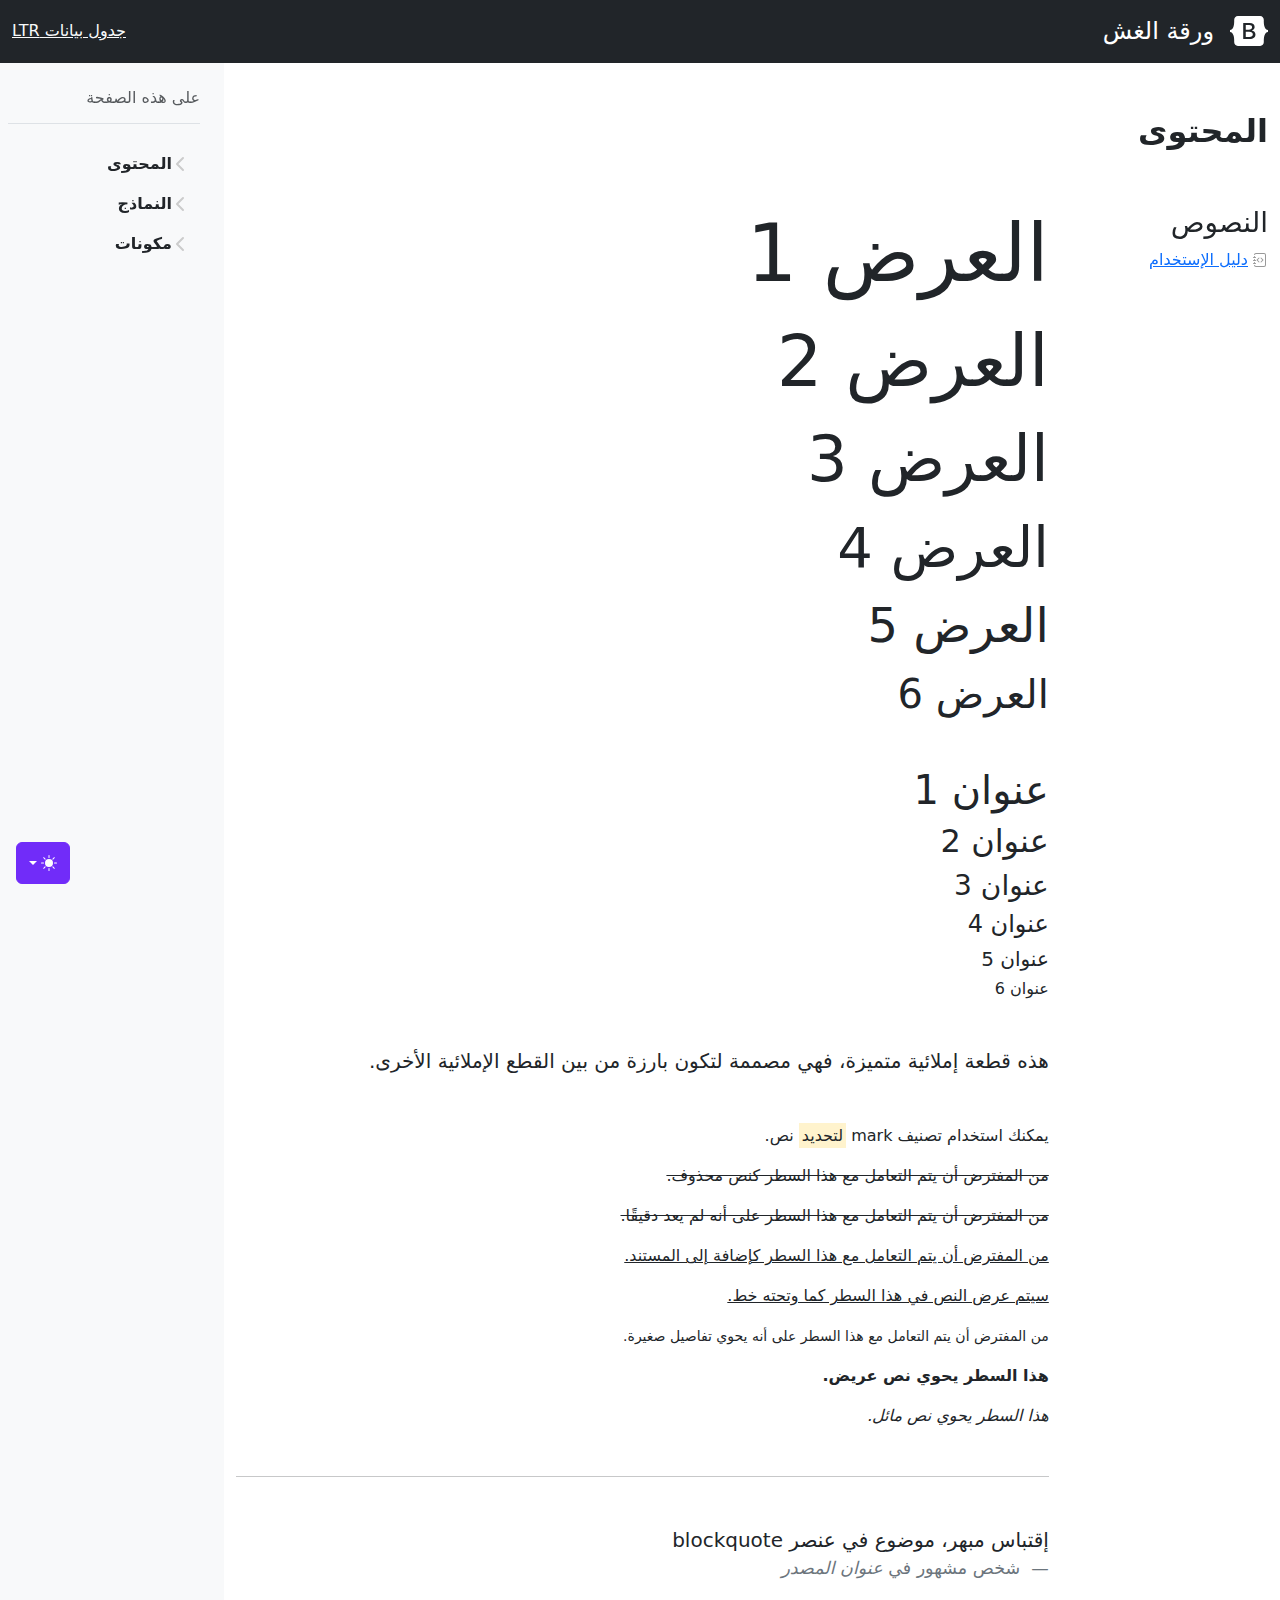
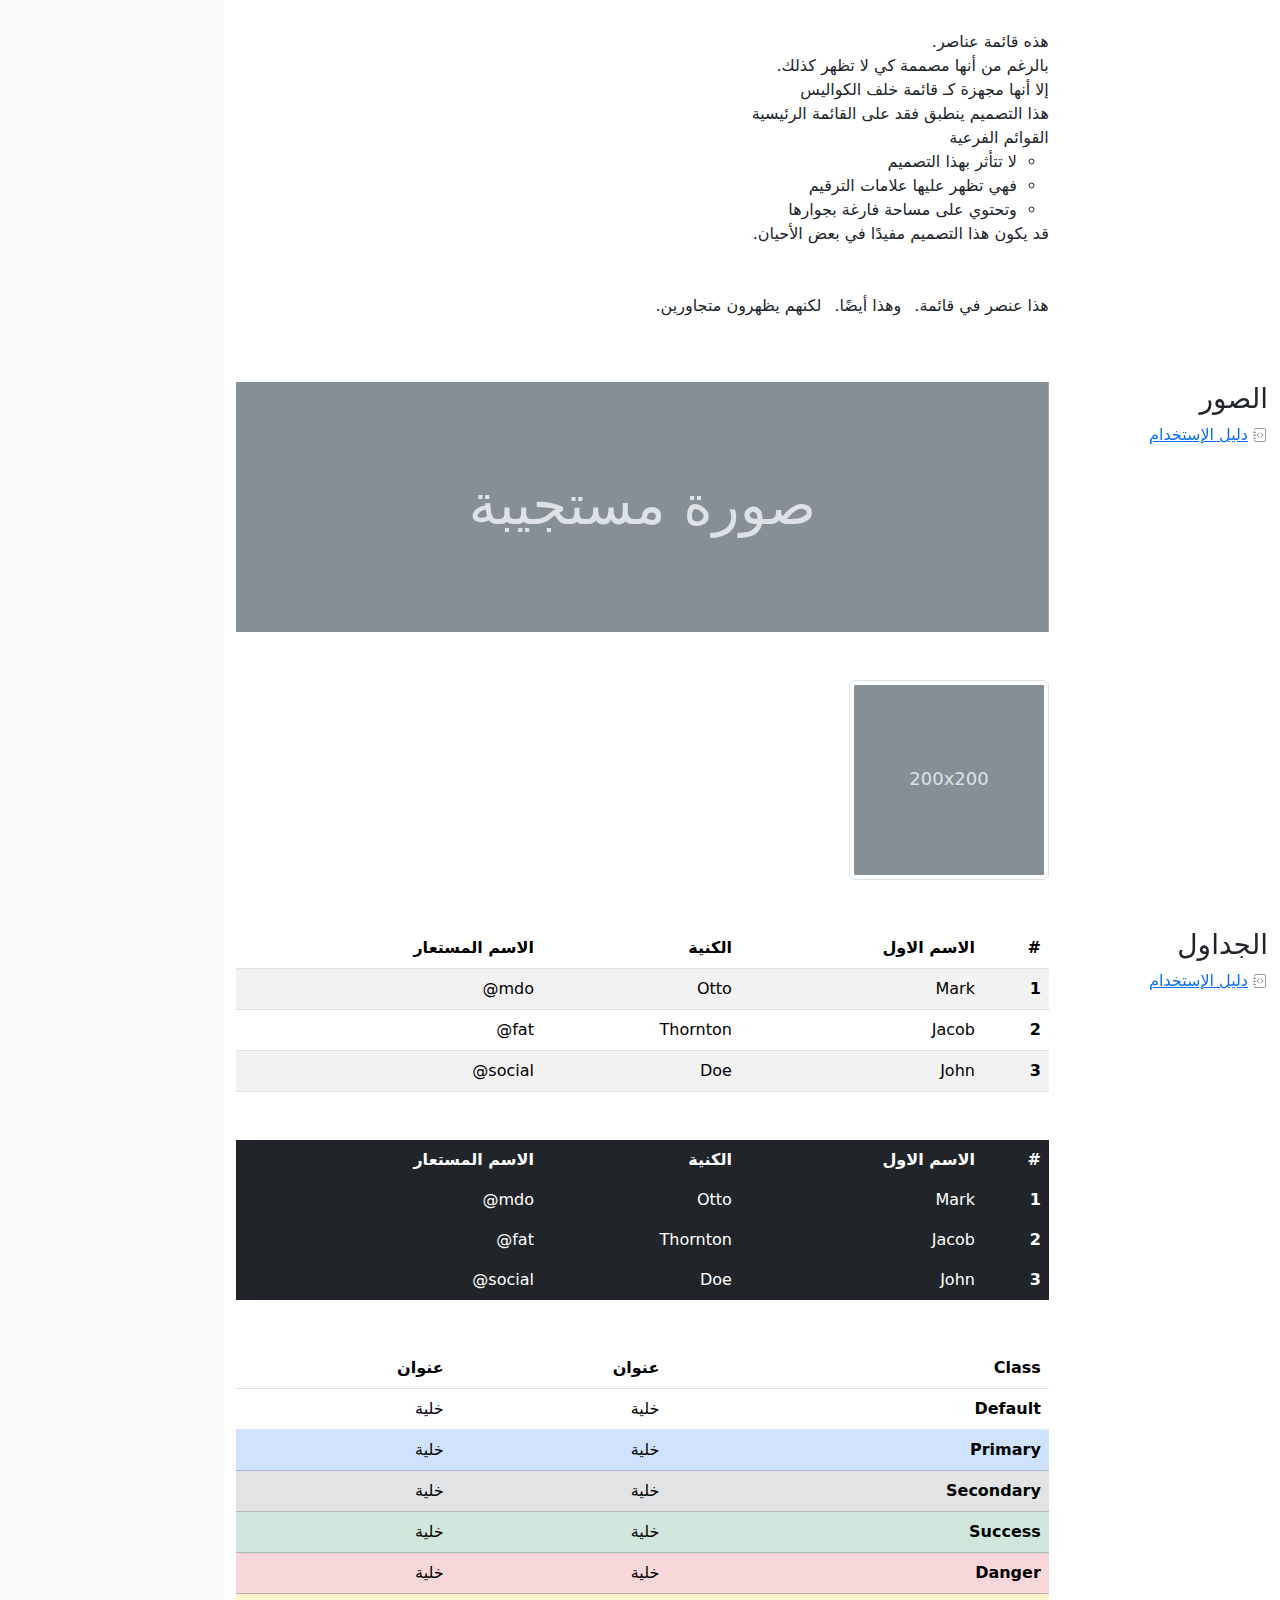
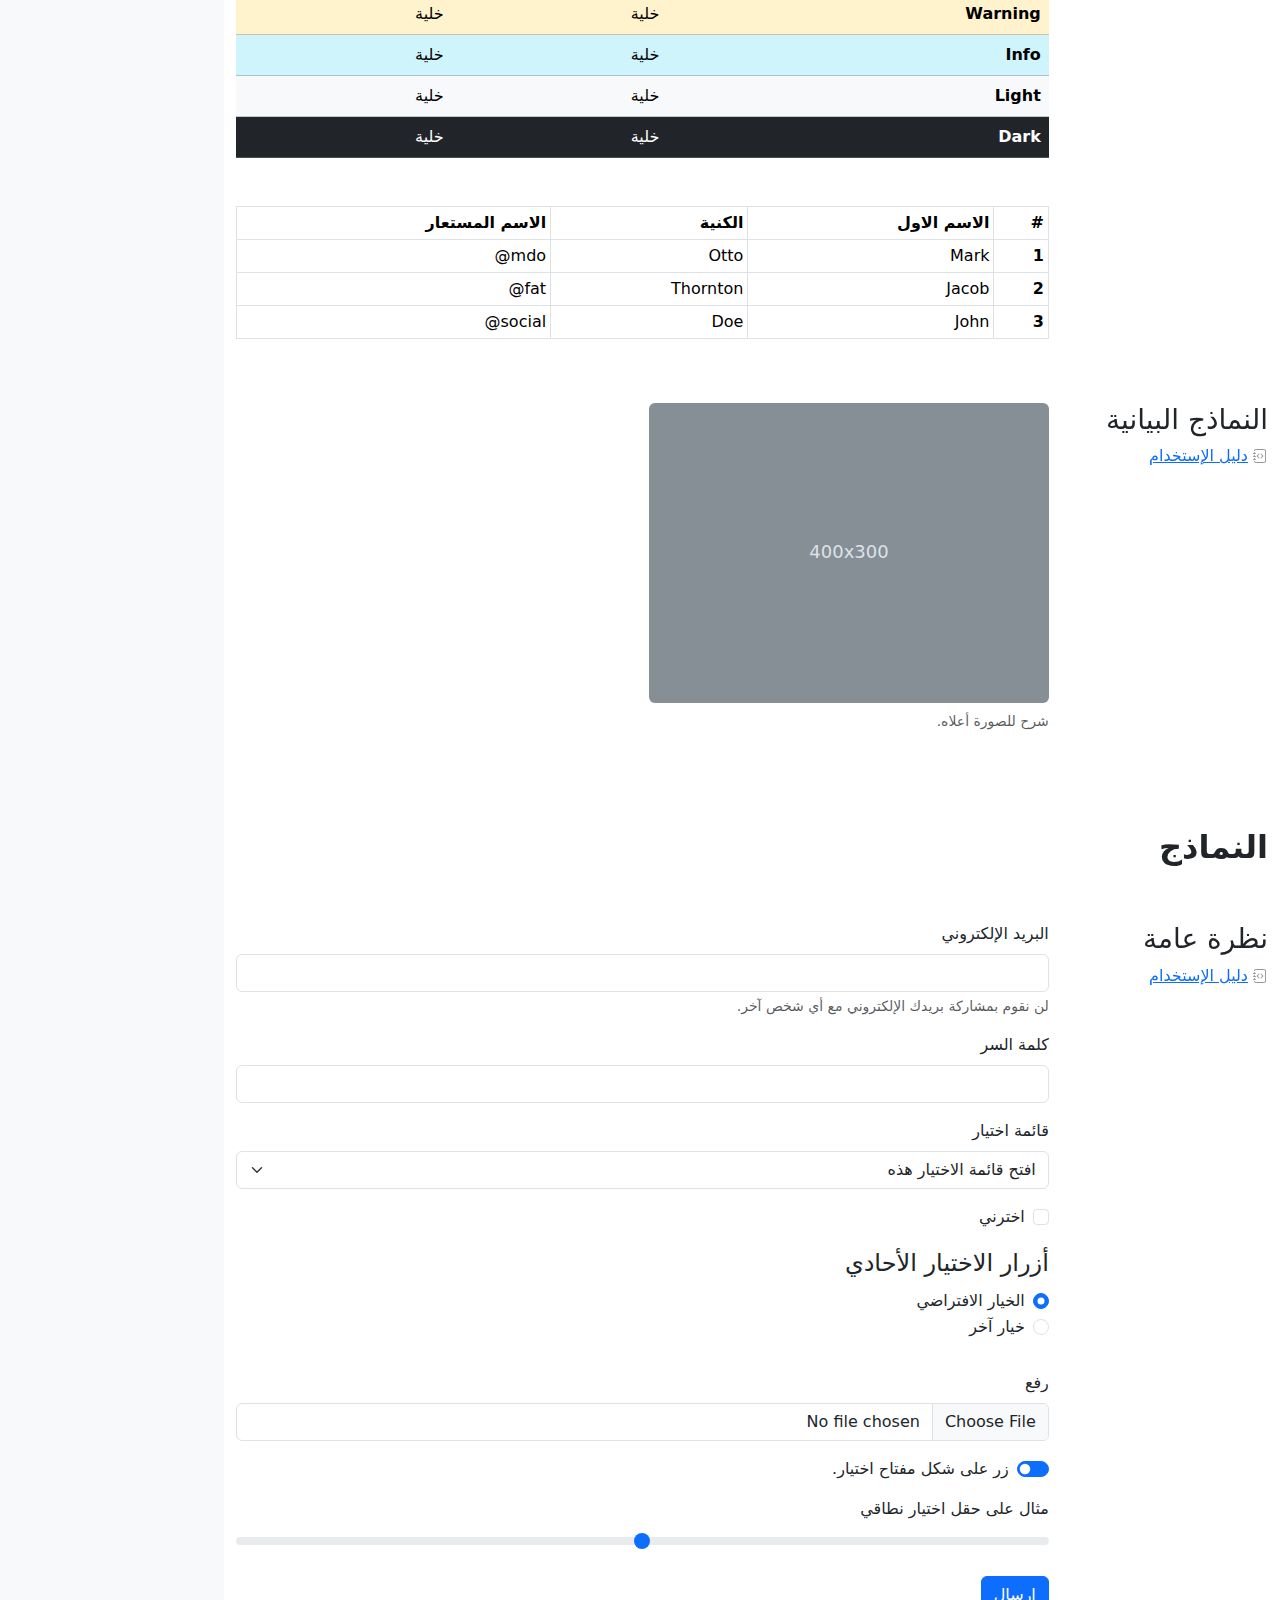
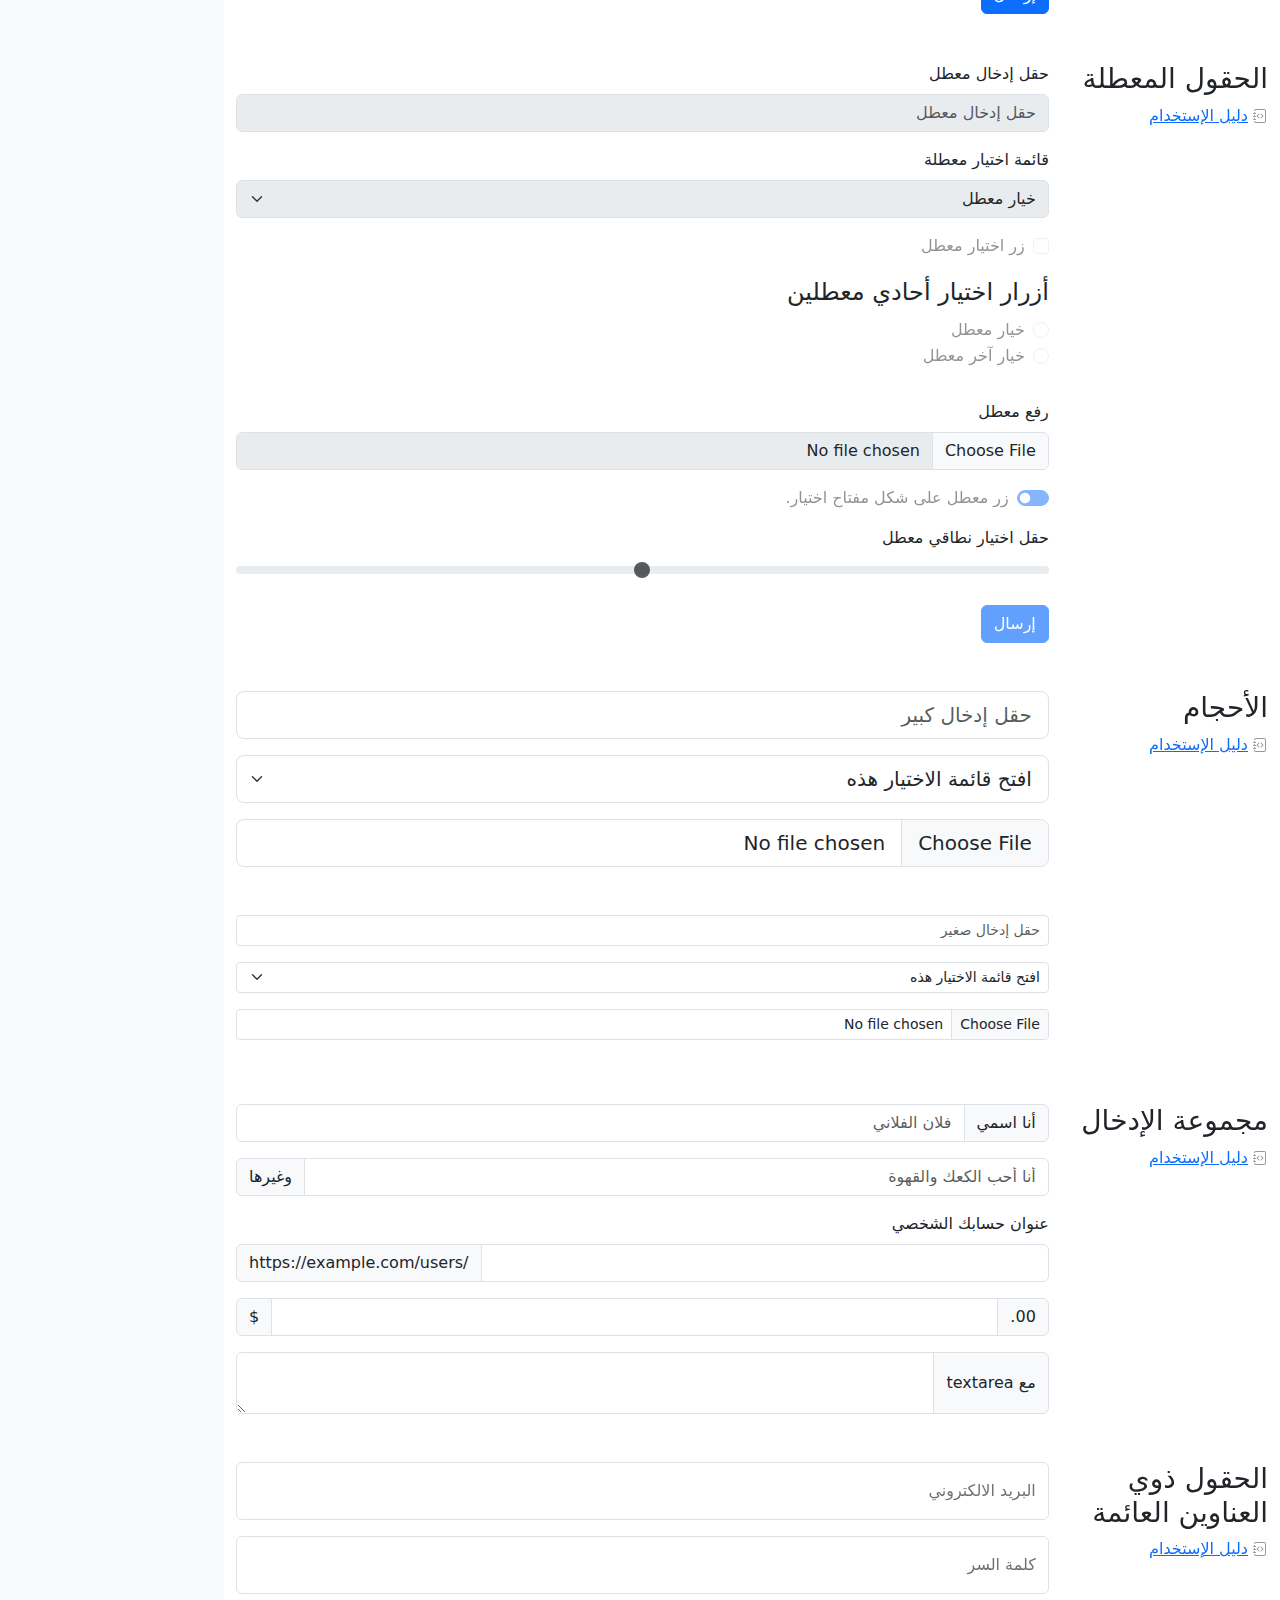
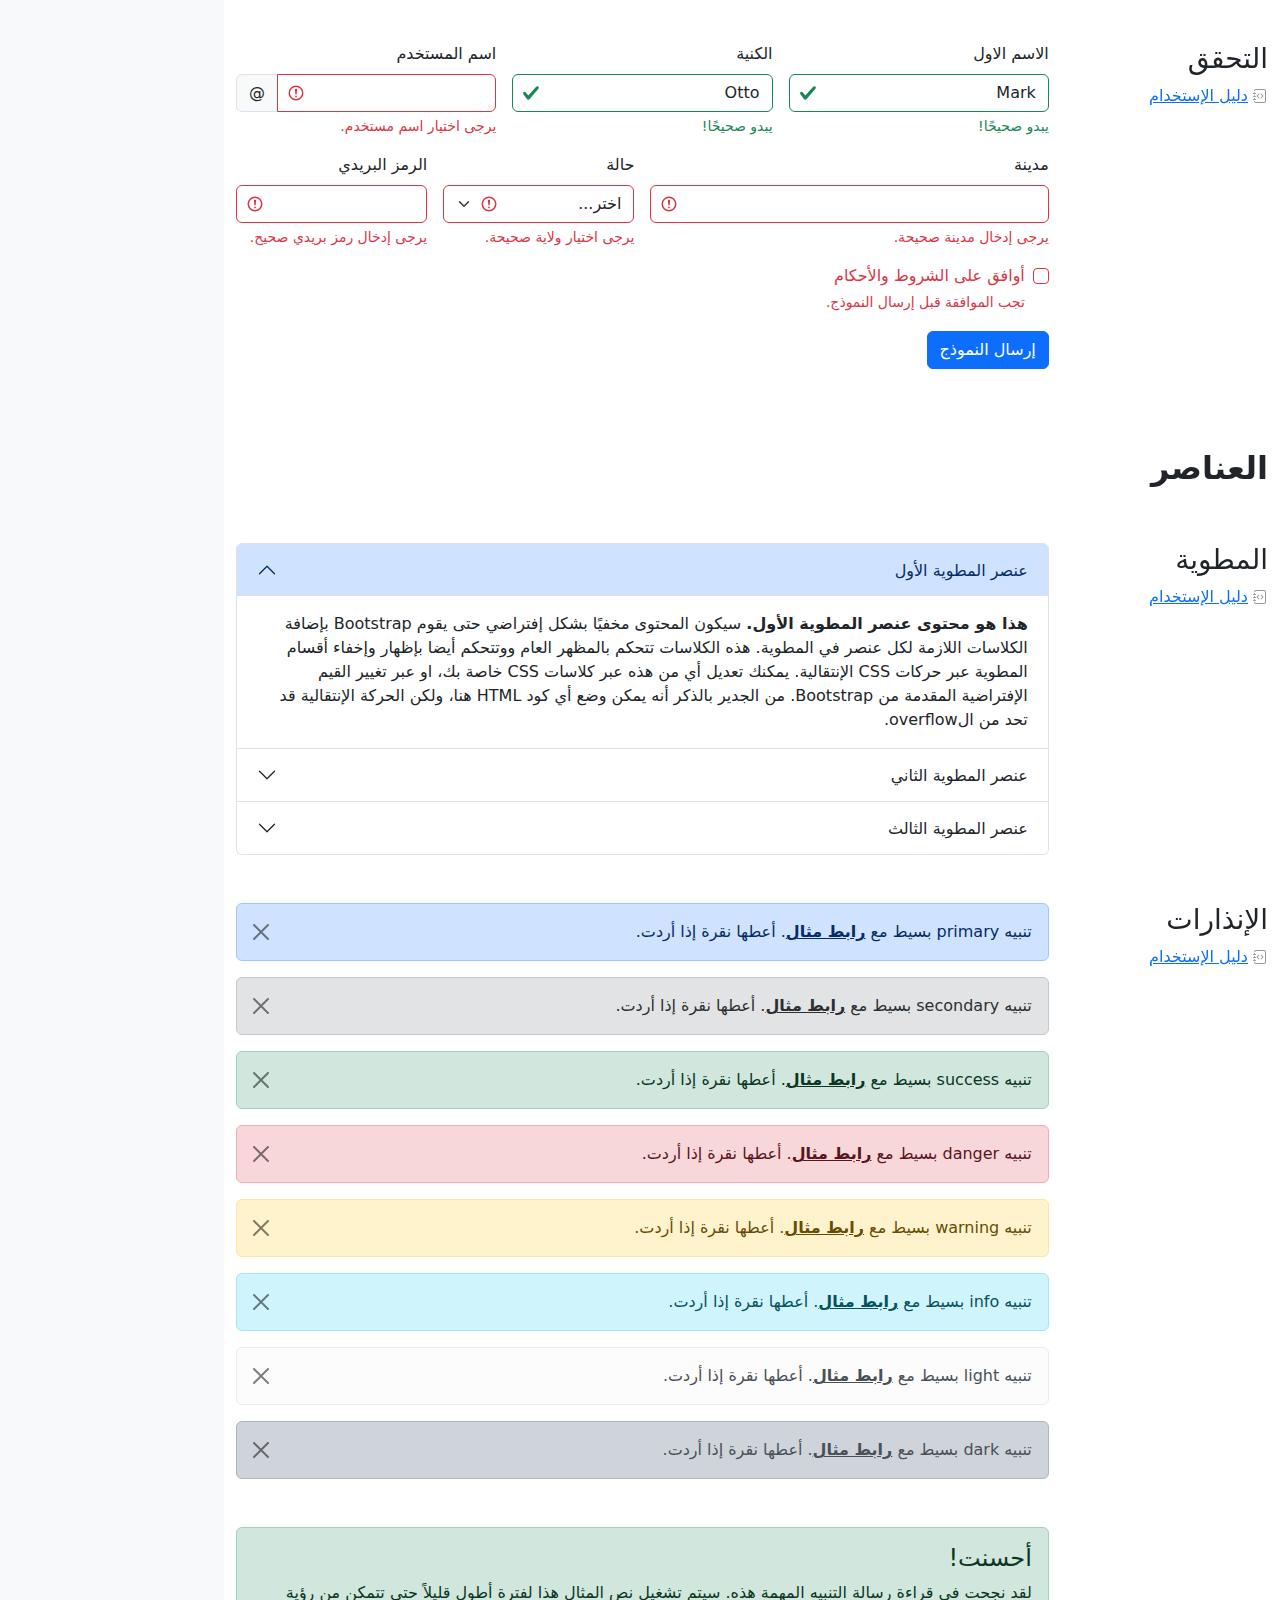
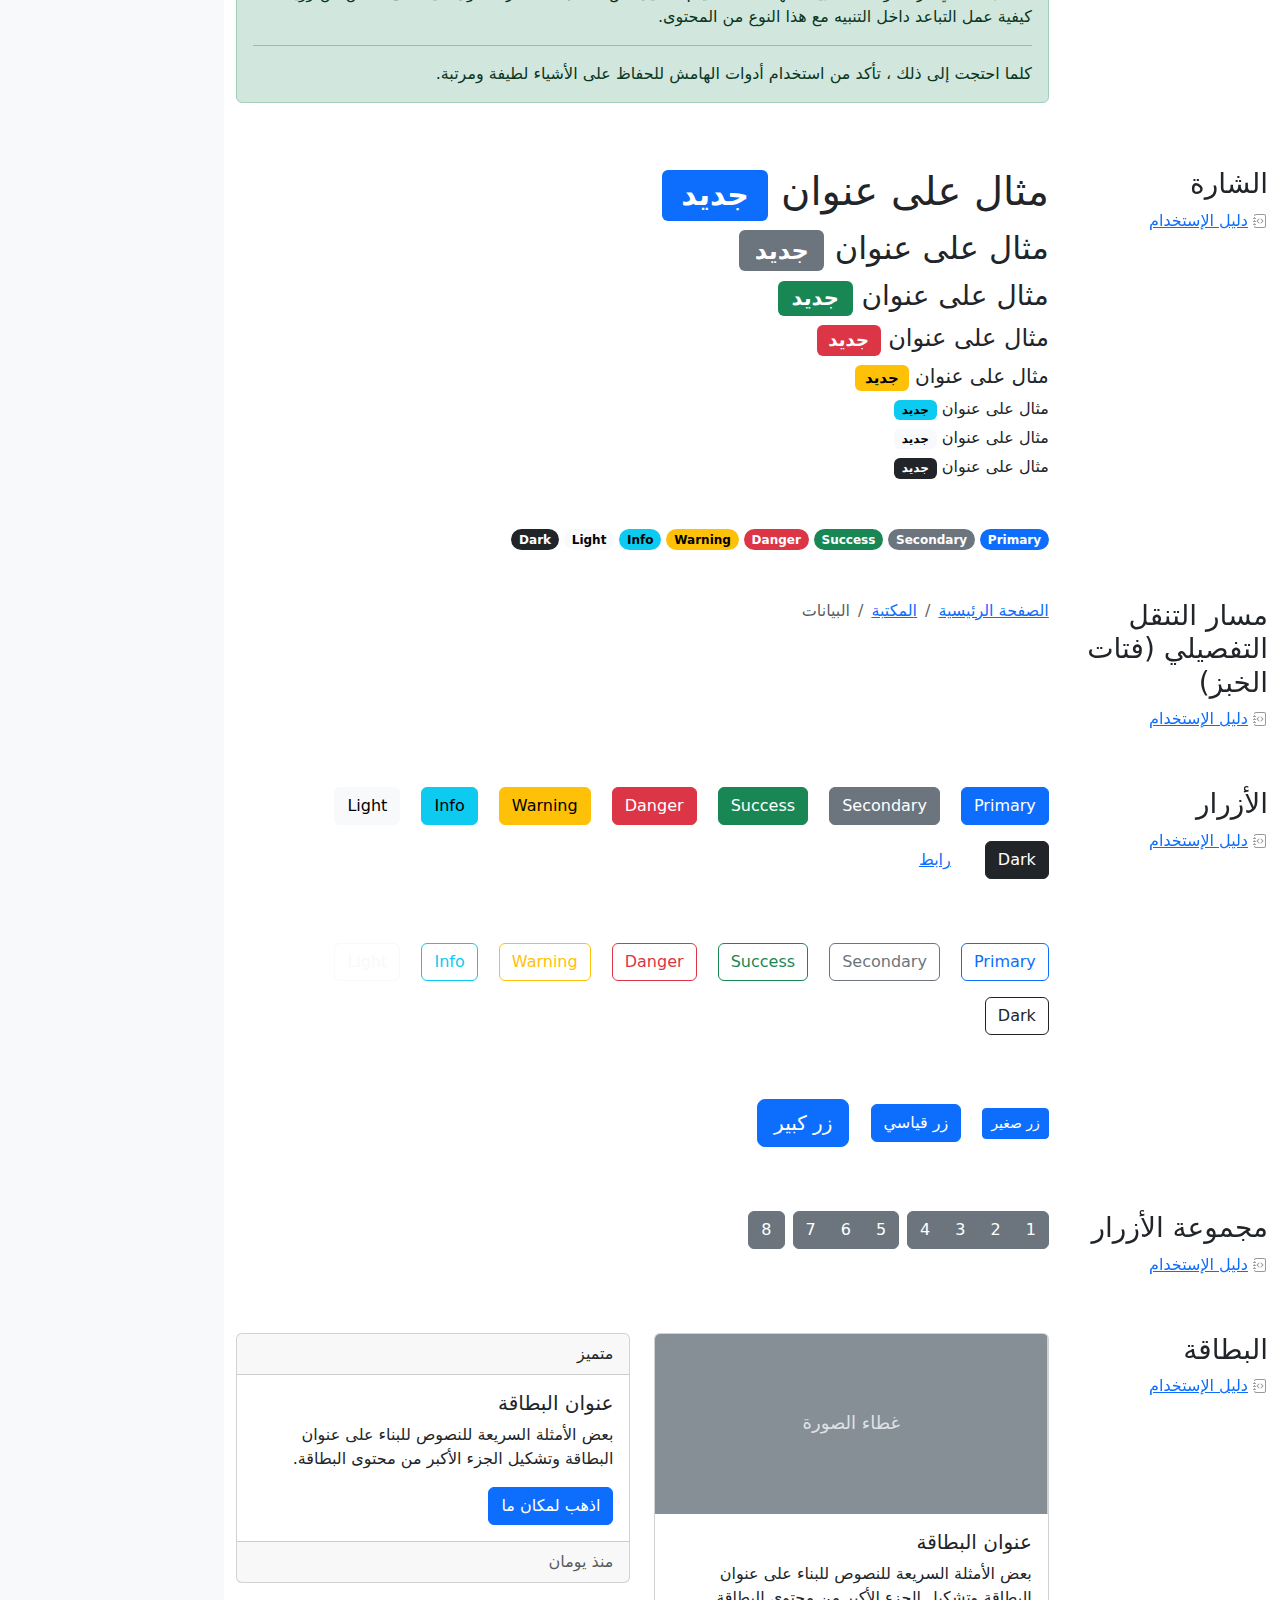
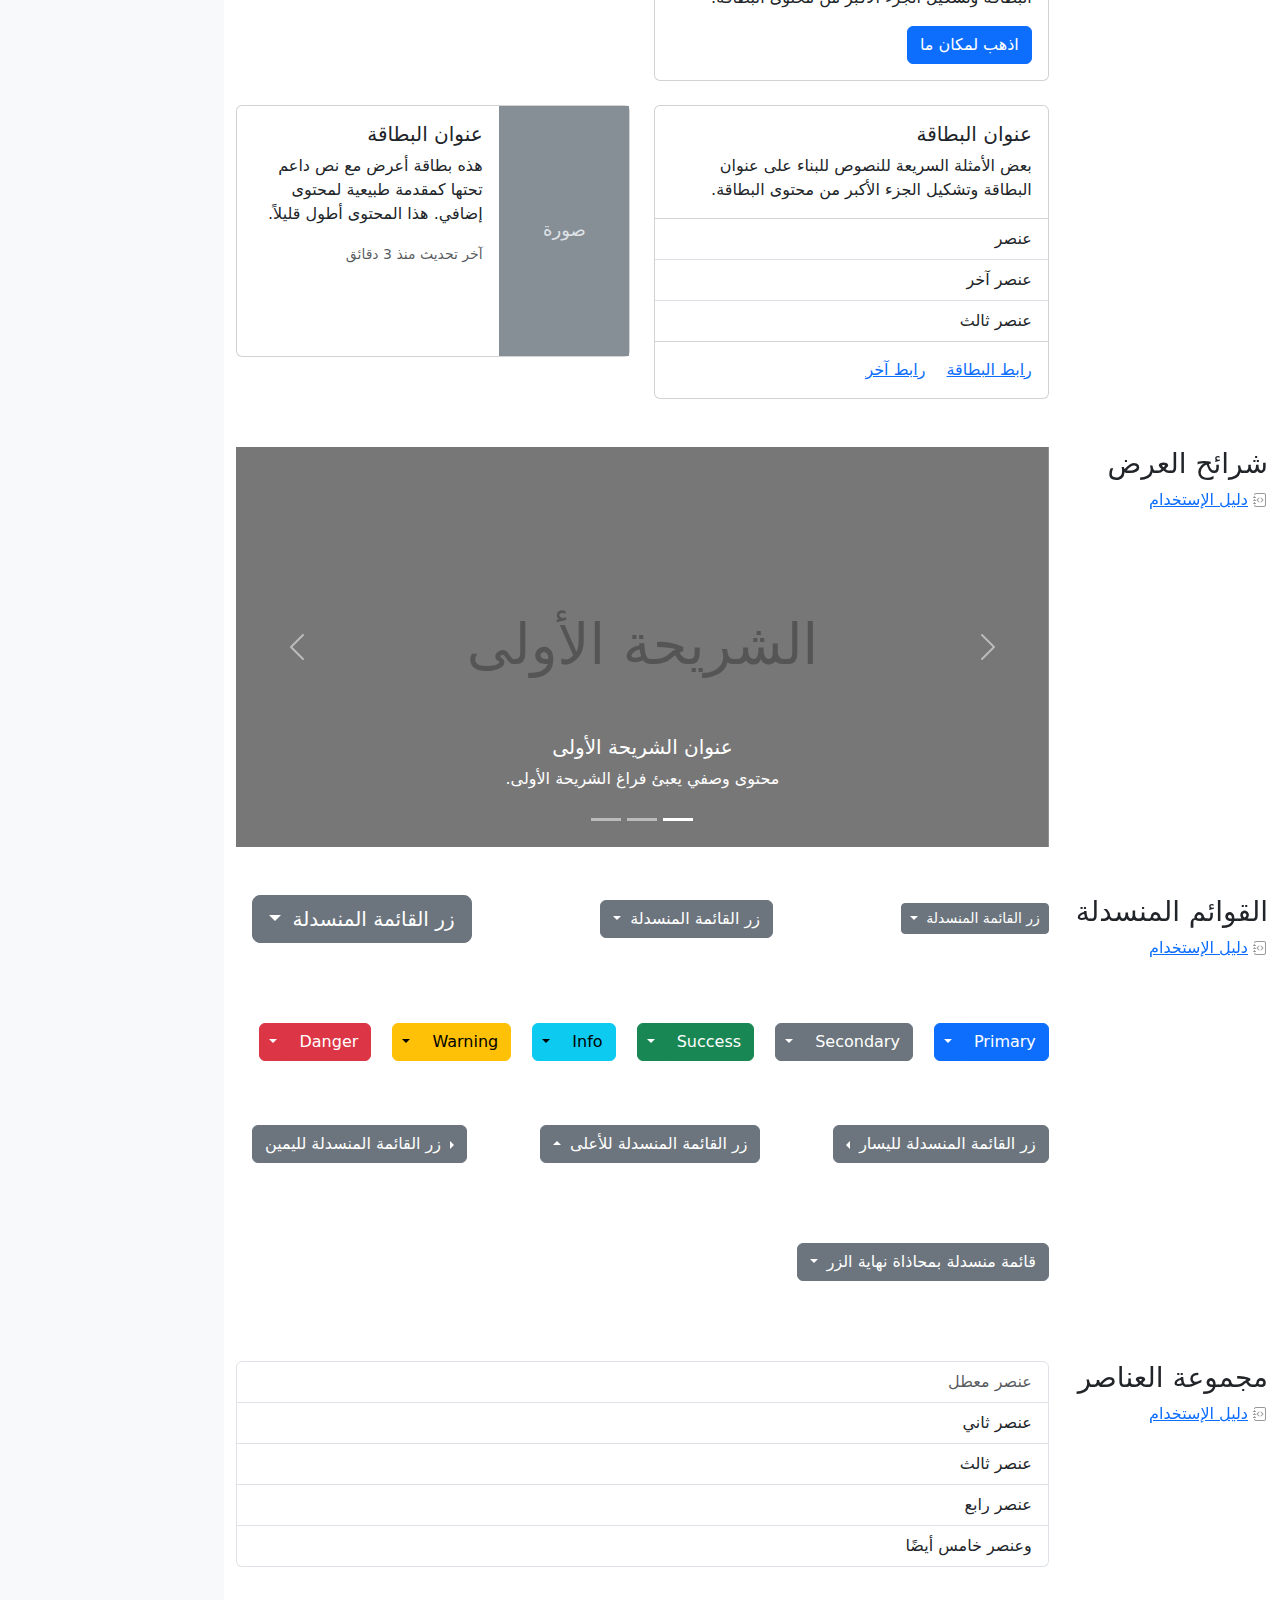
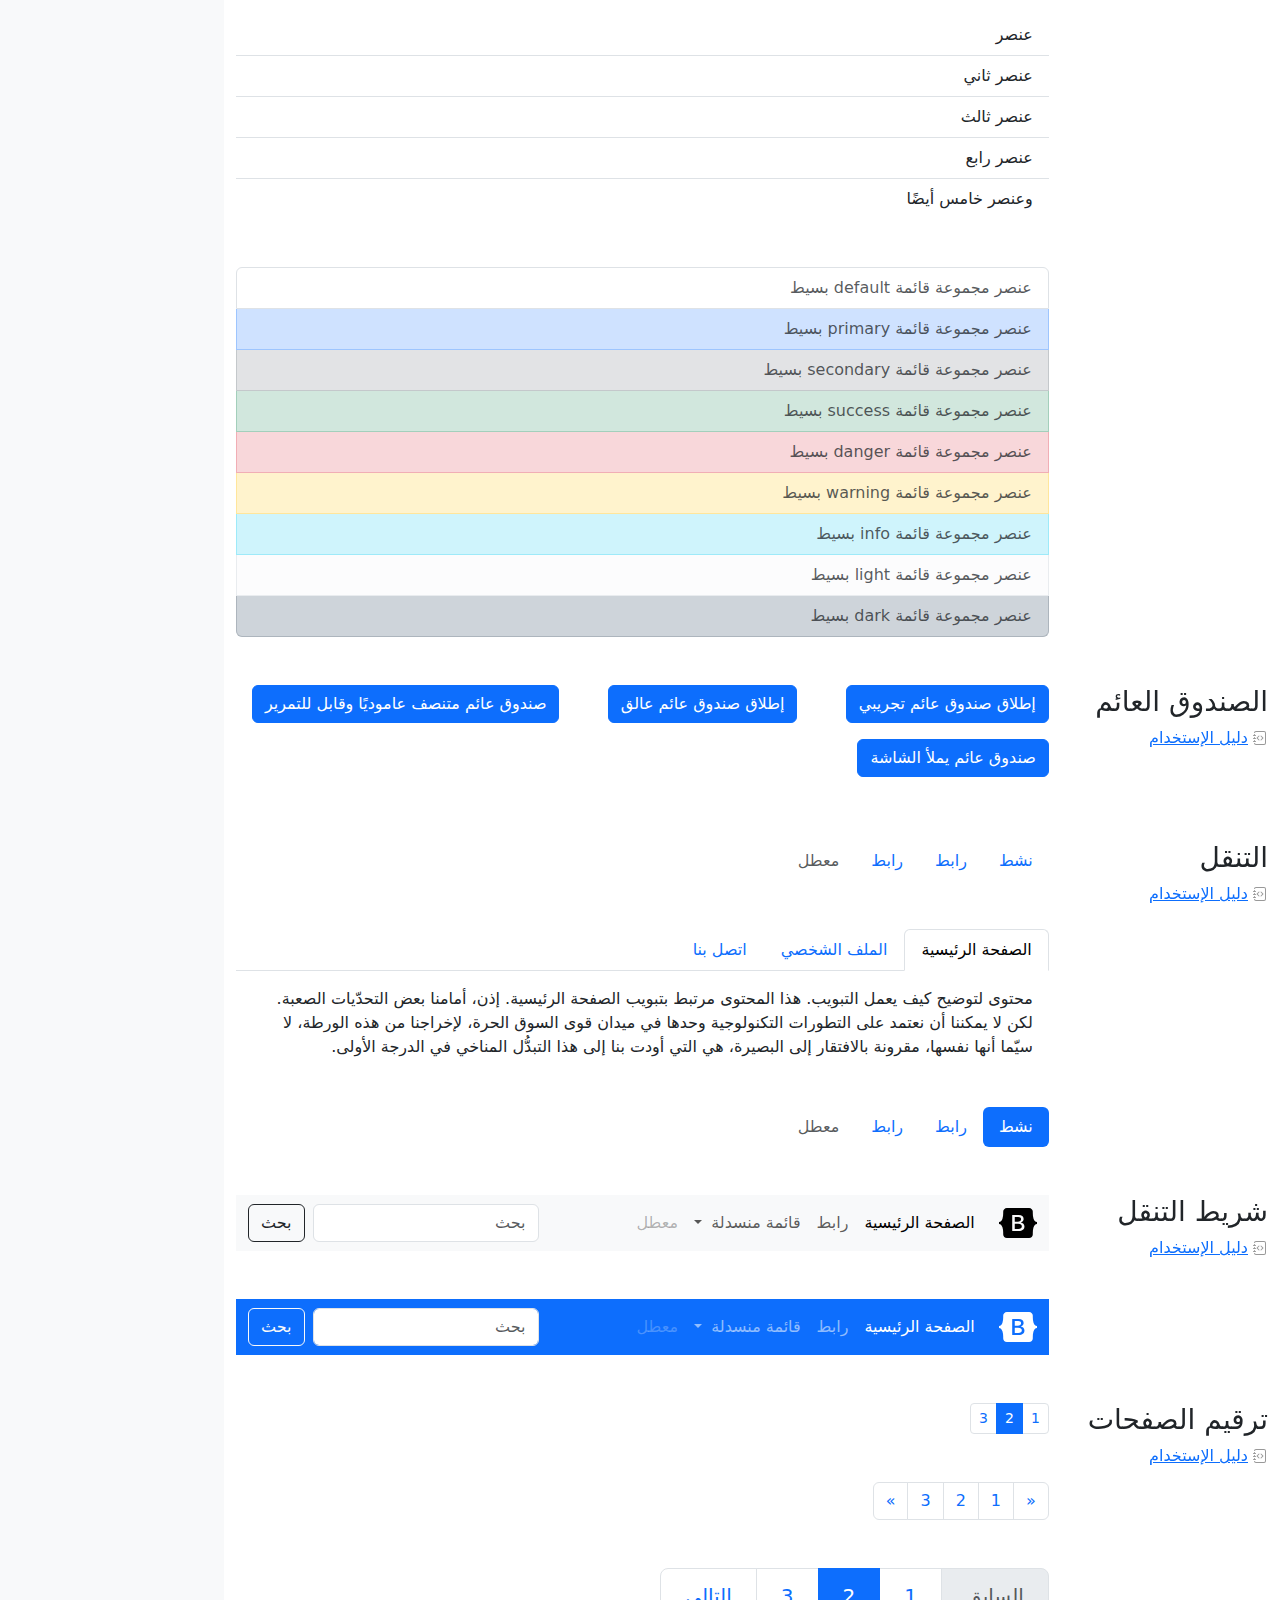
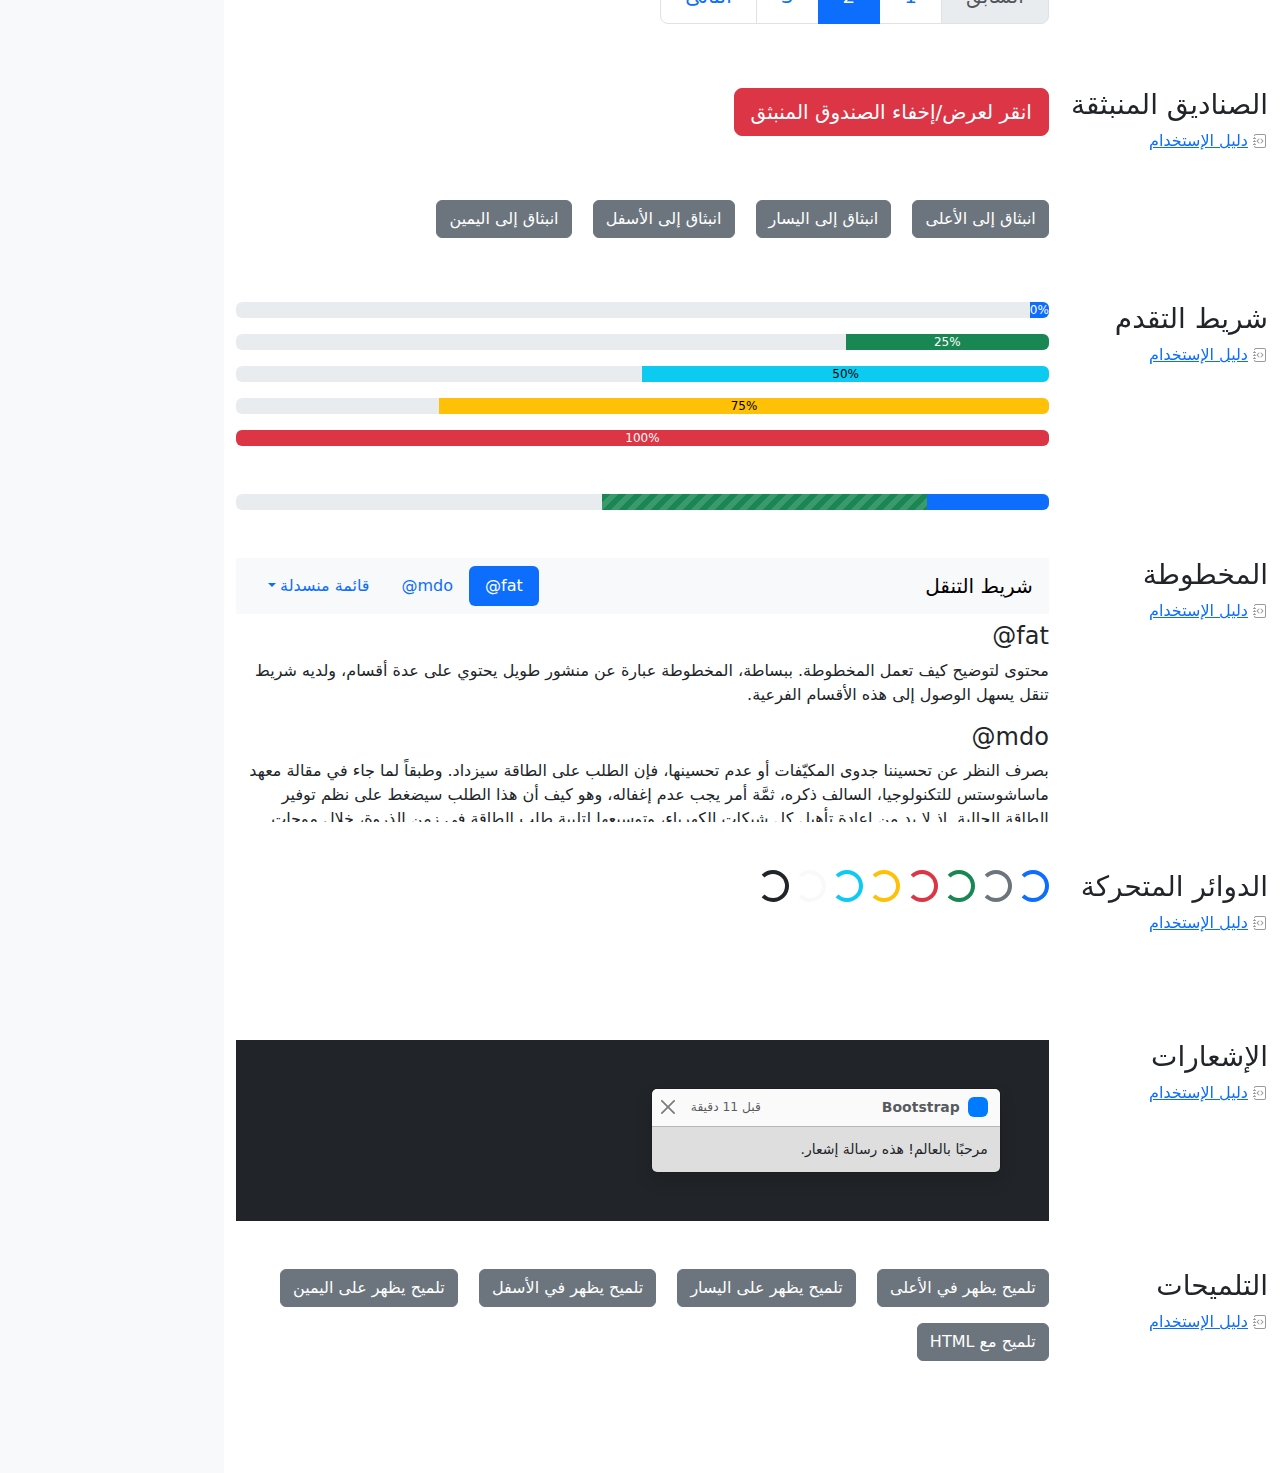
<file: bootstrap-5.3.8-examples/cheatsheet-rtl/index.html>
<!doctype html>
<html lang="ar" dir="rtl" data-bs-theme="auto">
  <head>
    <meta charset="utf-8" />
    <meta name="viewport" content="width=device-width, initial-scale=1" />
    <meta name="description" content="" />
    <meta
      name="author"
      content="Mark Otto, Jacob Thornton, and Bootstrap contributors"
    />
    <meta name="generator" content="Astro v5.13.2" />
    <title>ورقة الغش · Bootstrap v5.3</title>
    <link
      rel="canonical"
      href="https://getbootstrap.com/docs/5.3/examples/cheatsheet-rtl/"
    />
    <script src="../assets/js/color-modes.js"></script>
    <link href="../assets/dist/css/bootstrap.rtl.min.css" rel="stylesheet" />
    <meta name="theme-color" content="#712cf9" />
    <link href="../cheatsheet/cheatsheet.rtl.css" rel="stylesheet" />
    <style>
      .bd-placeholder-img {
        font-size: 1.125rem;
        text-anchor: middle;
        -webkit-user-select: none;
        -moz-user-select: none;
        user-select: none;
      }
      @media (min-width: 768px) {
        .bd-placeholder-img-lg {
          font-size: 3.5rem;
        }
      }
      .b-example-divider {
        width: 100%;
        height: 3rem;
        background-color: #0000001a;
        border: solid rgba(0, 0, 0, 0.15);
        border-width: 1px 0;
        box-shadow:
          inset 0 0.5em 1.5em #0000001a,
          inset 0 0.125em 0.5em #00000026;
      }
      .b-example-vr {
        flex-shrink: 0;
        width: 1.5rem;
        height: 100vh;
      }
      .bi {
        vertical-align: -0.125em;
        fill: currentColor;
      }
      .nav-scroller {
        position: relative;
        z-index: 2;
        height: 2.75rem;
        overflow-y: hidden;
      }
      .nav-scroller .nav {
        display: flex;
        flex-wrap: nowrap;
        padding-bottom: 1rem;
        margin-top: -1px;
        overflow-x: auto;
        text-align: center;
        white-space: nowrap;
        -webkit-overflow-scrolling: touch;
      }
      .btn-bd-primary {
        --bd-violet-bg: #712cf9;
        --bd-violet-rgb: 112.520718, 44.062154, 249.437846;
        --bs-btn-font-weight: 600;
        --bs-btn-color: var(--bs-white);
        --bs-btn-bg: var(--bd-violet-bg);
        --bs-btn-border-color: var(--bd-violet-bg);
        --bs-btn-hover-color: var(--bs-white);
        --bs-btn-hover-bg: #6528e0;
        --bs-btn-hover-border-color: #6528e0;
        --bs-btn-focus-shadow-rgb: var(--bd-violet-rgb);
        --bs-btn-active-color: var(--bs-btn-hover-color);
        --bs-btn-active-bg: #5a23c8;
        --bs-btn-active-border-color: #5a23c8;
      }
      .bd-mode-toggle {
        z-index: 1500;
      }
      .bd-mode-toggle .bi {
        width: 1em;
        height: 1em;
      }
      .bd-mode-toggle .dropdown-menu .active .bi {
        display: block !important;
      }
    </style>
  </head>
  <body class="bg-body-tertiary">
    <svg xmlns="http://www.w3.org/2000/svg" class="d-none">
      <symbol id="check2" viewBox="0 0 16 16">
        <path
          d="M13.854 3.646a.5.5 0 0 1 0 .708l-7 7a.5.5 0 0 1-.708 0l-3.5-3.5a.5.5 0 1 1 .708-.708L6.5 10.293l6.646-6.647a.5.5 0 0 1 .708 0z"
        ></path>
      </symbol>
      <symbol id="circle-half" viewBox="0 0 16 16">
        <path
          d="M8 15A7 7 0 1 0 8 1v14zm0 1A8 8 0 1 1 8 0a8 8 0 0 1 0 16z"
        ></path>
      </symbol>
      <symbol id="moon-stars-fill" viewBox="0 0 16 16">
        <path
          d="M6 .278a.768.768 0 0 1 .08.858 7.208 7.208 0 0 0-.878 3.46c0 4.021 3.278 7.277 7.318 7.277.527 0 1.04-.055 1.533-.16a.787.787 0 0 1 .81.316.733.733 0 0 1-.031.893A8.349 8.349 0 0 1 8.344 16C3.734 16 0 12.286 0 7.71 0 4.266 2.114 1.312 5.124.06A.752.752 0 0 1 6 .278z"
        ></path>
        <path
          d="M10.794 3.148a.217.217 0 0 1 .412 0l.387 1.162c.173.518.579.924 1.097 1.097l1.162.387a.217.217 0 0 1 0 .412l-1.162.387a1.734 1.734 0 0 0-1.097 1.097l-.387 1.162a.217.217 0 0 1-.412 0l-.387-1.162A1.734 1.734 0 0 0 9.31 6.593l-1.162-.387a.217.217 0 0 1 0-.412l1.162-.387a1.734 1.734 0 0 0 1.097-1.097l.387-1.162zM13.863.099a.145.145 0 0 1 .274 0l.258.774c.115.346.386.617.732.732l.774.258a.145.145 0 0 1 0 .274l-.774.258a1.156 1.156 0 0 0-.732.732l-.258.774a.145.145 0 0 1-.274 0l-.258-.774a1.156 1.156 0 0 0-.732-.732l-.774-.258a.145.145 0 0 1 0-.274l.774-.258c.346-.115.617-.386.732-.732L13.863.1z"
        ></path>
      </symbol>
      <symbol id="sun-fill" viewBox="0 0 16 16">
        <path
          d="M8 12a4 4 0 1 0 0-8 4 4 0 0 0 0 8zM8 0a.5.5 0 0 1 .5.5v2a.5.5 0 0 1-1 0v-2A.5.5 0 0 1 8 0zm0 13a.5.5 0 0 1 .5.5v2a.5.5 0 0 1-1 0v-2A.5.5 0 0 1 8 13zm8-5a.5.5 0 0 1-.5.5h-2a.5.5 0 0 1 0-1h2a.5.5 0 0 1 .5.5zM3 8a.5.5 0 0 1-.5.5h-2a.5.5 0 0 1 0-1h2A.5.5 0 0 1 3 8zm10.657-5.657a.5.5 0 0 1 0 .707l-1.414 1.415a.5.5 0 1 1-.707-.708l1.414-1.414a.5.5 0 0 1 .707 0zm-9.193 9.193a.5.5 0 0 1 0 .707L3.05 13.657a.5.5 0 0 1-.707-.707l1.414-1.414a.5.5 0 0 1 .707 0zm9.193 2.121a.5.5 0 0 1-.707 0l-1.414-1.414a.5.5 0 0 1 .707-.707l1.414 1.414a.5.5 0 0 1 0 .707zM4.464 4.465a.5.5 0 0 1-.707 0L2.343 3.05a.5.5 0 1 1 .707-.707l1.414 1.414a.5.5 0 0 1 0 .708z"
        ></path>
      </symbol>
    </svg>
    <div
      class="dropdown position-fixed bottom-0 end-0 mb-3 me-3 bd-mode-toggle"
    >
      <button
        class="btn btn-bd-primary py-2 dropdown-toggle d-flex align-items-center"
        id="bd-theme"
        type="button"
        aria-expanded="false"
        data-bs-toggle="dropdown"
        aria-label="Toggle theme (auto)"
      >
        <svg class="bi my-1 theme-icon-active" aria-hidden="true">
          <use href="#circle-half"></use>
        </svg>
        <span class="visually-hidden" id="bd-theme-text">Toggle theme</span>
      </button>
      <ul
        class="dropdown-menu dropdown-menu-end shadow"
        aria-labelledby="bd-theme-text"
      >
        <li>
          <button
            type="button"
            class="dropdown-item d-flex align-items-center"
            data-bs-theme-value="light"
            aria-pressed="false"
          >
            <svg class="bi me-2 opacity-50" aria-hidden="true">
              <use href="#sun-fill"></use>
            </svg>
            Light
            <svg class="bi ms-auto d-none" aria-hidden="true">
              <use href="#check2"></use>
            </svg>
          </button>
        </li>
        <li>
          <button
            type="button"
            class="dropdown-item d-flex align-items-center"
            data-bs-theme-value="dark"
            aria-pressed="false"
          >
            <svg class="bi me-2 opacity-50" aria-hidden="true">
              <use href="#moon-stars-fill"></use>
            </svg>
            Dark
            <svg class="bi ms-auto d-none" aria-hidden="true">
              <use href="#check2"></use>
            </svg>
          </button>
        </li>
        <li>
          <button
            type="button"
            class="dropdown-item d-flex align-items-center active"
            data-bs-theme-value="auto"
            aria-pressed="true"
          >
            <svg class="bi me-2 opacity-50" aria-hidden="true">
              <use href="#circle-half"></use>
            </svg>
            Auto
            <svg class="bi ms-auto d-none" aria-hidden="true">
              <use href="#check2"></use>
            </svg>
          </button>
        </li>
      </ul>
    </div>
    <header
      class="bd-header bg-dark py-3 d-flex align-items-stretch border-bottom border-dark"
    >
      <div class="container-fluid d-flex align-items-center">
        <h1 class="d-flex align-items-center fs-4 text-white mb-0">
          <img
            src="../assets/brand/bootstrap-logo-white.svg"
            width="38"
            height="30"
            class="me-3"
            alt="Bootstrap"
          />
          ورقة الغش
        </h1>
        <a
          href="../examples/cheatsheet/"
          class="ms-auto link-light"
          hreflang="en"
          >جدول بيانات LTR</a
        >
      </div>
    </header>
    <aside
      class="bd-aside sticky-xl-top text-body-secondary align-self-start mb-3 mb-xl-5 px-2"
    >
      <h2 class="h6 pt-4 pb-3 mb-4 border-bottom">على هذه الصفحة</h2>
      <nav class="small" id="toc">
        <ul class="list-unstyled">
          <li class="my-2">
            <button
              type="button"
              class="btn d-inline-flex align-items-center collapsed border-0"
              data-bs-toggle="collapse"
              aria-expanded="false"
              data-bs-target="#contents-collapse"
              aria-controls="contents-collapse"
            >
              المحتوى
            </button>
            <ul class="list-unstyled ps-3 collapse" id="contents-collapse">
              <li>
                <a
                  class="d-inline-flex align-items-center rounded text-decoration-none"
                  href="#typography"
                  >النصوص</a
                >
              </li>
              <li>
                <a
                  class="d-inline-flex align-items-center rounded text-decoration-none"
                  href="#images"
                  >الصور</a
                >
              </li>
              <li>
                <a
                  class="d-inline-flex align-items-center rounded text-decoration-none"
                  href="#tables"
                  >الجداول</a
                >
              </li>
              <li>
                <a
                  class="d-inline-flex align-items-center rounded text-decoration-none"
                  href="#figures"
                  >النماذج البيانية</a
                >
              </li>
            </ul>
          </li>
          <li class="my-2">
            <button
              type="button"
              class="btn d-inline-flex align-items-center collapsed border-0"
              data-bs-toggle="collapse"
              aria-expanded="false"
              data-bs-target="#forms-collapse"
              aria-controls="forms-collapse"
            >
              النماذج
            </button>
            <ul class="list-unstyled ps-3 collapse" id="forms-collapse">
              <li>
                <a
                  class="d-inline-flex align-items-center rounded text-decoration-none"
                  href="#overview"
                  >نظرة عامة</a
                >
              </li>
              <li>
                <a
                  class="d-inline-flex align-items-center rounded text-decoration-none"
                  href="#disabled-forms"
                  >الحقول المعطلة</a
                >
              </li>
              <li>
                <a
                  class="d-inline-flex align-items-center rounded text-decoration-none"
                  href="#sizing"
                  >الأحجام</a
                >
              </li>
              <li>
                <a
                  class="d-inline-flex align-items-center rounded text-decoration-none"
                  href="#input-group"
                  >مجموعة الإدخال</a
                >
              </li>
              <li>
                <a
                  class="d-inline-flex align-items-center rounded text-decoration-none"
                  href="#floating-labels"
                  >الحقول ذوي العناوين العائمة</a
                >
              </li>
              <li>
                <a
                  class="d-inline-flex align-items-center rounded text-decoration-none"
                  href="#validation"
                  >التحقق</a
                >
              </li>
            </ul>
          </li>
          <li class="my-2">
            <button
              type="button"
              class="btn d-inline-flex align-items-center collapsed border-0"
              data-bs-toggle="collapse"
              aria-expanded="false"
              data-bs-target="#components-collapse"
              aria-controls="components-collapse"
            >
              مكونات
            </button>
            <ul class="list-unstyled ps-3 collapse" id="components-collapse">
              <li>
                <a
                  class="d-inline-flex align-items-center rounded text-decoration-none"
                  href="#accordion"
                  >المطوية</a
                >
              </li>
              <li>
                <a
                  class="d-inline-flex align-items-center rounded text-decoration-none"
                  href="#alerts"
                  >الإنذارات</a
                >
              </li>
              <li>
                <a
                  class="d-inline-flex align-items-center rounded text-decoration-none"
                  href="#badge"
                  >الشارة</a
                >
              </li>
              <li>
                <a
                  class="d-inline-flex align-items-center rounded text-decoration-none"
                  href="#breadcrumb"
                  >مسار التنقل التفصيلي</a
                >
              </li>
              <li>
                <a
                  class="d-inline-flex align-items-center rounded text-decoration-none"
                  href="#buttons"
                  >الأزرار</a
                >
              </li>
              <li>
                <a
                  class="d-inline-flex align-items-center rounded text-decoration-none"
                  href="#button-group"
                  >مجموعة الأزرار</a
                >
              </li>
              <li>
                <a
                  class="d-inline-flex align-items-center rounded text-decoration-none"
                  href="#card"
                  >البطاقة</a
                >
              </li>
              <li>
                <a
                  class="d-inline-flex align-items-center rounded text-decoration-none"
                  href="#carousel"
                  >شرائح العرض</a
                >
              </li>
              <li>
                <a
                  class="d-inline-flex align-items-center rounded text-decoration-none"
                  href="#dropdowns"
                  >القوائم المنسدلة</a
                >
              </li>
              <li>
                <a
                  class="d-inline-flex align-items-center rounded text-decoration-none"
                  href="#list-group"
                  >مجموعة العناصر</a
                >
              </li>
              <li>
                <a
                  class="d-inline-flex align-items-center rounded text-decoration-none"
                  href="#modal"
                  >الصندوق العائم</a
                >
              </li>
              <li>
                <a
                  class="d-inline-flex align-items-center rounded text-decoration-none"
                  href="#navs"
                  >التنقل</a
                >
              </li>
              <li>
                <a
                  class="d-inline-flex align-items-center rounded text-decoration-none"
                  href="#navbar"
                  >شريط التنقل</a
                >
              </li>
              <li>
                <a
                  class="d-inline-flex align-items-center rounded text-decoration-none"
                  href="#pagination"
                  >ترقيم الصفحات</a
                >
              </li>
              <li>
                <a
                  class="d-inline-flex align-items-center rounded text-decoration-none"
                  href="#popovers"
                  >الصناديق المنبثقة</a
                >
              </li>
              <li>
                <a
                  class="d-inline-flex align-items-center rounded text-decoration-none"
                  href="#progress"
                  >شريط التقدم</a
                >
              </li>
              <li>
                <a
                  class="d-inline-flex align-items-center rounded text-decoration-none"
                  href="#scrollspy"
                  >المخطوطة</a
                >
              </li>
              <li>
                <a
                  class="d-inline-flex align-items-center rounded text-decoration-none"
                  href="#spinners"
                  >الدوائر المتحركة</a
                >
              </li>
              <li>
                <a
                  class="d-inline-flex align-items-center rounded text-decoration-none"
                  href="#toasts"
                  >الإشعارات</a
                >
              </li>
              <li>
                <a
                  class="d-inline-flex align-items-center rounded text-decoration-none"
                  href="#tooltips"
                  >التلميحات</a
                >
              </li>
            </ul>
          </li>
        </ul>
      </nav>
    </aside>
    <main class="bd-cheatsheet container-fluid bg-body">
      <section id="content">
        <h2 class="sticky-xl-top fw-bold pt-3 pt-xl-5 pb-2 pb-xl-3">المحتوى</h2>
        <article class="my-3" id="typography">
          <div
            class="bd-heading sticky-xl-top align-self-start mt-5 mb-3 mt-xl-0 mb-xl-2"
          >
            <h3>النصوص</h3>
            <a
              class="d-flex align-items-center"
              hreflang="en"
              href="../content/typography"
              >دليل الإستخدام</a
            >
          </div>
          <div>
            <div class="bd-example-snippet bd-code-snippet">
              <div class="bd-example m-0 border-0">
                <p class="display-1">العرض 1</p>
                <p class="display-2">العرض 2</p>
                <p class="display-3">العرض 3</p>
                <p class="display-4">العرض 4</p>
                <p class="display-5">العرض 5</p>
                <p class="display-6">العرض 6</p>
              </div>
            </div>
            <div class="bd-example-snippet bd-code-snippet">
              <div class="bd-example m-0 border-0">
                <p class="h1">عنوان 1</p>
                <p class="h2">عنوان 2</p>
                <p class="h3">عنوان 3</p>
                <p class="h4">عنوان 4</p>
                <p class="h5">عنوان 5</p>
                <p class="h6">عنوان 6</p>
              </div>
            </div>
            <div class="bd-example-snippet bd-code-snippet">
              <div class="bd-example m-0 border-0">
                <p class="lead">
                  هذه قطعة إملائية متميزة، فهي مصممة لتكون بارزة من بين القطع
                  الإملائية الأخرى.
                </p>
              </div>
            </div>
            <div class="bd-example-snippet bd-code-snippet">
              <div class="bd-example m-0 border-0">
                <p>يمكنك استخدام تصنيف mark <mark>لتحديد</mark> نص.</p>
                <p>
                  <del>من المفترض أن يتم التعامل مع هذا السطر كنص محذوف.</del>
                </p>
                <p>
                  <s
                    >من المفترض أن يتم التعامل مع هذا السطر على أنه لم يعد
                    دقيقًا.</s
                  >
                </p>
                <p>
                  <ins
                    >من المفترض أن يتم التعامل مع هذا السطر كإضافة إلى
                    المستند.</ins
                  >
                </p>
                <p><u>سيتم عرض النص في هذا السطر كما وتحته خط.</u></p>
                <p>
                  <small
                    >من المفترض أن يتم التعامل مع هذا السطر على أنه يحوي تفاصيل
                    صغيرة.</small
                  >
                </p>
                <p><strong>هذا السطر يحوي نص عريض.</strong></p>
                <p><em>هذا السطر يحوي نص مائل.</em></p>
              </div>
            </div>
            <div class="bd-example-snippet bd-code-snippet">
              <div class="bd-example m-0 border-0">
                <hr />
              </div>
            </div>
            <div class="bd-example-snippet bd-code-snippet">
              <div class="bd-example m-0 border-0">
                <blockquote class="blockquote">
                  <p>إقتباس مبهر، موضوع في عنصر blockquote</p>
                  <footer class="blockquote-footer">
                    شخص مشهور في
                    <cite title="عنوان المصدر"> عنوان المصدر </cite>
                  </footer>
                </blockquote>
              </div>
            </div>
            <div class="bd-example-snippet bd-code-snippet">
              <div class="bd-example m-0 border-0">
                <ul class="list-unstyled">
                  <li>هذه قائمة عناصر.</li>
                  <li>بالرغم من أنها مصممة كي لا تظهر كذلك.</li>
                  <li>إلا أنها مجهزة كـ قائمة خلف الكواليس</li>
                  <li>هذا التصميم ينطبق فقد على القائمة الرئيسية</li>
                  <li>
                    القوائم الفرعية
                    <ul>
                      <li>لا تتأثر بهذا التصميم</li>
                      <li>فهي تظهر عليها علامات الترقيم</li>
                      <li>وتحتوي على مساحة فارغة بجوارها</li>
                    </ul>
                  </li>
                  <li>قد يكون هذا التصميم مفيدًا في بعض الأحيان.</li>
                </ul>
              </div>
            </div>
            <div class="bd-example-snippet bd-code-snippet">
              <div class="bd-example m-0 border-0">
                <ul class="list-inline">
                  <li class="list-inline-item">هذا عنصر في قائمة.</li>
                  <li class="list-inline-item">وهذا أيضًا.</li>
                  <li class="list-inline-item">لكنهم يظهرون متجاورين.</li>
                </ul>
              </div>
            </div>
          </div>
        </article>
        <article class="my-3" id="images">
          <div
            class="bd-heading sticky-xl-top align-self-start mt-5 mb-3 mt-xl-0 mb-xl-2"
          >
            <h3>الصور</h3>
            <a
              class="d-flex align-items-center"
              hreflang="en"
              href="../content/images"
              >دليل الإستخدام</a
            >
          </div>
          <div>
            <div class="bd-example-snippet bd-code-snippet">
              <div class="bd-example m-0 border-0">
                <svg
                  aria-label="Placeholder: صورة مستجيبة"
                  class="bd-placeholder-img bd-placeholder-img-lg img-fluid"
                  height="250"
                  preserveAspectRatio="xMidYMid slice"
                  role="img"
                  width="100%"
                  xmlns="http://www.w3.org/2000/svg"
                >
                  <title>Placeholder</title>
                  <rect width="100%" height="100%" fill="#868e96" />
                  <text x="50%" y="50%" fill="#dee2e6" dy=".3em">
                    صورة مستجيبة
                  </text>
                </svg>
              </div>
            </div>
            <div class="bd-example-snippet bd-code-snippet">
              <div class="bd-example m-0 border-0">
                <svg
                  aria-label="صورة عنصر نائب مربع عام مع حدود بيضاء حولها ، مما يجعلها تشبه صورة تم التقاطها بكاميرا فورية قديمة: 200x200"
                  class="bd-placeholder-img img-thumbnail"
                  height="200"
                  preserveAspectRatio="xMidYMid slice"
                  role="img"
                  width="200"
                  xmlns="http://www.w3.org/2000/svg"
                >
                  <title>
                    صورة عنصر نائب مربع عام مع حدود بيضاء حولها ، مما يجعلها
                    تشبه صورة تم التقاطها بكاميرا فورية قديمة
                  </title>
                  <rect width="100%" height="100%" fill="#868e96" />
                  <text x="50%" y="50%" fill="#dee2e6" dy=".3em">200x200</text>
                </svg>
              </div>
            </div>
          </div>
        </article>
        <article class="my-3" id="tables">
          <div
            class="bd-heading sticky-xl-top align-self-start mt-5 mb-3 mt-xl-0 mb-xl-2"
          >
            <h3>الجداول</h3>
            <a
              class="d-flex align-items-center"
              hreflang="en"
              href="../content/tables"
              >دليل الإستخدام</a
            >
          </div>
          <div>
            <div class="bd-example-snippet bd-code-snippet">
              <div class="bd-example m-0 border-0">
                <table class="table table-striped">
                  <thead>
                    <tr>
                      <th scope="col">#</th>
                      <th scope="col">الاسم الاول</th>
                      <th scope="col">الكنية</th>
                      <th scope="col">الاسم المستعار</th>
                    </tr>
                  </thead>
                  <tbody>
                    <tr>
                      <th scope="row">1</th>
                      <td>Mark</td>
                      <td>Otto</td>
                      <td><bdo lang="en" dir="ltr">@mdo</bdo></td>
                    </tr>
                    <tr>
                      <th scope="row">2</th>
                      <td>Jacob</td>
                      <td>Thornton</td>
                      <td><bdo lang="en" dir="ltr">@fat</bdo></td>
                    </tr>
                    <tr>
                      <th scope="row">3</th>
                      <td>John</td>
                      <td>Doe</td>
                      <td><bdo lang="en" dir="ltr">@social</bdo></td>
                    </tr>
                  </tbody>
                </table>
              </div>
            </div>
            <div class="bd-example-snippet bd-code-snippet">
              <div class="bd-example m-0 border-0">
                <table class="table table-dark table-borderless">
                  <thead>
                    <tr>
                      <th scope="col">#</th>
                      <th scope="col">الاسم الاول</th>
                      <th scope="col">الكنية</th>
                      <th scope="col">الاسم المستعار</th>
                    </tr>
                  </thead>
                  <tbody>
                    <tr>
                      <th scope="row">1</th>
                      <td>Mark</td>
                      <td>Otto</td>
                      <td><bdo lang="en" dir="ltr">@mdo</bdo></td>
                    </tr>
                    <tr>
                      <th scope="row">2</th>
                      <td>Jacob</td>
                      <td>Thornton</td>
                      <td><bdo lang="en" dir="ltr">@fat</bdo></td>
                    </tr>
                    <tr>
                      <th scope="row">3</th>
                      <td>John</td>
                      <td>Doe</td>
                      <td><bdo lang="en" dir="ltr">@social</bdo></td>
                    </tr>
                  </tbody>
                </table>
              </div>
            </div>
            <div class="bd-example-snippet bd-code-snippet">
              <div class="bd-example m-0 border-0">
                <table class="table table-hover">
                  <thead>
                    <tr>
                      <th scope="col">Class</th>
                      <th scope="col">عنوان</th>
                      <th scope="col">عنوان</th>
                    </tr>
                  </thead>
                  <tbody>
                    <tr>
                      <th scope="row">Default</th>
                      <td>خلية</td>
                      <td>خلية</td>
                    </tr>
                    <tr class="table-primary">
                      <th scope="row">Primary</th>
                      <td>خلية</td>
                      <td>خلية</td>
                    </tr>
                    <tr class="table-secondary">
                      <th scope="row">Secondary</th>
                      <td>خلية</td>
                      <td>خلية</td>
                    </tr>
                    <tr class="table-success">
                      <th scope="row">Success</th>
                      <td>خلية</td>
                      <td>خلية</td>
                    </tr>
                    <tr class="table-danger">
                      <th scope="row">Danger</th>
                      <td>خلية</td>
                      <td>خلية</td>
                    </tr>
                    <tr class="table-warning">
                      <th scope="row">Warning</th>
                      <td>خلية</td>
                      <td>خلية</td>
                    </tr>
                    <tr class="table-info">
                      <th scope="row">Info</th>
                      <td>خلية</td>
                      <td>خلية</td>
                    </tr>
                    <tr class="table-light">
                      <th scope="row">Light</th>
                      <td>خلية</td>
                      <td>خلية</td>
                    </tr>
                    <tr class="table-dark">
                      <th scope="row">Dark</th>
                      <td>خلية</td>
                      <td>خلية</td>
                    </tr>
                  </tbody>
                </table>
              </div>
            </div>
            <div class="bd-example-snippet bd-code-snippet">
              <div class="bd-example m-0 border-0">
                <table class="table table-sm table-bordered">
                  <thead>
                    <tr>
                      <th scope="col">#</th>
                      <th scope="col">الاسم الاول</th>
                      <th scope="col">الكنية</th>
                      <th scope="col">الاسم المستعار</th>
                    </tr>
                  </thead>
                  <tbody>
                    <tr>
                      <th scope="row">1</th>
                      <td>Mark</td>
                      <td>Otto</td>
                      <td><bdo lang="en" dir="ltr">@mdo</bdo></td>
                    </tr>
                    <tr>
                      <th scope="row">2</th>
                      <td>Jacob</td>
                      <td>Thornton</td>
                      <td><bdo lang="en" dir="ltr">@fat</bdo></td>
                    </tr>
                    <tr>
                      <th scope="row">3</th>
                      <td>John</td>
                      <td>Doe</td>
                      <td><bdo lang="en" dir="ltr">@social</bdo></td>
                    </tr>
                  </tbody>
                </table>
              </div>
            </div>
          </div>
        </article>
        <article class="my-3" id="figures">
          <div
            class="bd-heading sticky-xl-top align-self-start mt-5 mb-3 mt-xl-0 mb-xl-2"
          >
            <h3>النماذج البيانية</h3>
            <a
              class="d-flex align-items-center"
              hreflang="en"
              href="../content/figures"
              >دليل الإستخدام</a
            >
          </div>
          <div>
            <div class="bd-example-snippet bd-code-snippet">
              <div class="bd-example m-0 border-0">
                <figure class="figure">
                  <svg
                    aria-label="Placeholder: 400x300"
                    class="bd-placeholder-img figure-img img-fluid rounded"
                    height="300"
                    preserveAspectRatio="xMidYMid slice"
                    role="img"
                    width="400"
                    xmlns="http://www.w3.org/2000/svg"
                  >
                    <title>Placeholder</title>
                    <rect width="100%" height="100%" fill="#868e96" />
                    <text x="50%" y="50%" fill="#dee2e6" dy=".3em">
                      400x300
                    </text>
                  </svg>
                  <figcaption class="figure-caption">
                    شرح للصورة أعلاه.
                  </figcaption>
                </figure>
              </div>
            </div>
          </div>
        </article>
      </section>
      <section id="forms">
        <h2 class="sticky-xl-top fw-bold pt-3 pt-xl-5 pb-2 pb-xl-3">النماذج</h2>
        <article class="my-3" id="overview">
          <div
            class="bd-heading sticky-xl-top align-self-start mt-5 mb-3 mt-xl-0 mb-xl-2"
          >
            <h3>نظرة عامة</h3>
            <a
              class="d-flex align-items-center"
              hreflang="en"
              href="../forms/overview/"
              >دليل الإستخدام</a
            >
          </div>
          <div>
            <div class="bd-example-snippet bd-code-snippet">
              <div class="bd-example m-0 border-0">
                <form>
                  <div class="mb-3">
                    <label for="exampleInputEmail1" class="form-label"
                      >البريد الإلكتروني</label
                    >
                    <input
                      type="email"
                      class="form-control"
                      id="exampleInputEmail1"
                      aria-describedby="emailHelp"
                    />
                    <div id="emailHelp" class="form-text">
                      لن نقوم بمشاركة بريدك الإلكتروني مع أي شخص آخر.
                    </div>
                  </div>
                  <div class="mb-3">
                    <label for="exampleInputPassword1" class="form-label"
                      >كلمة السر</label
                    >
                    <input
                      type="password"
                      class="form-control"
                      id="exampleInputPassword1"
                    />
                  </div>
                  <div class="mb-3">
                    <label for="exampleSelect" class="form-label"
                      >قائمة اختيار</label
                    >
                    <select class="form-select" id="exampleSelect">
                      <option selected>افتح قائمة الاختيار هذه</option>
                      <option value="1">واحد</option>
                      <option value="2">اثنان</option>
                      <option value="3">ثلاثة</option>
                    </select>
                  </div>
                  <div class="mb-3 form-check">
                    <input
                      type="checkbox"
                      class="form-check-input"
                      id="exampleCheck1"
                    />
                    <label class="form-check-label" for="exampleCheck1"
                      >اخترني</label
                    >
                  </div>
                  <fieldset class="mb-3">
                    <legend>أزرار الاختيار الأحادي</legend>
                    <div class="form-check">
                      <input
                        type="radio"
                        name="radios"
                        class="form-check-input"
                        id="exampleRadio1"
                        checked
                      />
                      <label class="form-check-label" for="exampleRadio1"
                        >الخيار الافتراضي</label
                      >
                    </div>
                    <div class="mb-3 form-check">
                      <input
                        type="radio"
                        name="radios"
                        class="form-check-input"
                        id="exampleRadio2"
                      />
                      <label class="form-check-label" for="exampleRadio2"
                        >خيار آخر</label
                      >
                    </div>
                  </fieldset>
                  <div class="mb-3">
                    <label class="form-label" for="customFile">رفع</label>
                    <input type="file" class="form-control" id="customFile" />
                  </div>
                  <div class="mb-3 form-check form-switch">
                    <input
                      class="form-check-input"
                      type="checkbox"
                      role="switch"
                      id="switchCheckChecked"
                      checked
                    />
                    <label class="form-check-label" for="switchCheckChecked"
                      >زر على شكل مفتاح اختيار.</label
                    >
                  </div>
                  <div class="mb-3">
                    <label for="customRange3" class="form-label"
                      >مثال على حقل اختيار نطاقي</label
                    >
                    <input
                      type="range"
                      class="form-range"
                      min="0"
                      max="5"
                      step="0.5"
                      id="customRange3"
                    />
                  </div>
                  <button type="submit" class="btn btn-primary">إرسال</button>
                </form>
              </div>
            </div>
          </div>
        </article>
        <article class="my-3" id="disabled-forms">
          <div
            class="bd-heading sticky-xl-top align-self-start mt-5 mb-3 mt-xl-0 mb-xl-2"
          >
            <h3>الحقول المعطلة</h3>
            <a
              class="d-flex align-items-center"
              hreflang="en"
              href="../forms/overview/#disabled-forms"
              >دليل الإستخدام</a
            >
          </div>
          <div>
            <div class="bd-example-snippet bd-code-snippet">
              <div class="bd-example m-0 border-0">
                <form>
                  <fieldset
                    disabled
                    aria-label="مثال على مجموعة الحقول المعطلة"
                  >
                    <div class="mb-3">
                      <label for="disabledTextInput" class="form-label"
                        >حقل إدخال معطل</label
                      >
                      <input
                        type="text"
                        id="disabledTextInput"
                        class="form-control"
                        placeholder="حقل إدخال معطل"
                      />
                    </div>
                    <div class="mb-3">
                      <label for="disabledSelect" class="form-label"
                        >قائمة اختيار معطلة</label
                      >
                      <select id="disabledSelect" class="form-select">
                        <option>خيار معطل</option>
                      </select>
                    </div>
                    <div class="mb-3">
                      <div class="form-check">
                        <input
                          class="form-check-input"
                          type="checkbox"
                          id="disabledFieldsetCheck"
                          disabled
                        />
                        <label
                          class="form-check-label"
                          for="disabledFieldsetCheck"
                        >
                          زر اختيار معطل
                        </label>
                      </div>
                    </div>
                    <fieldset class="mb-3">
                      <legend>أزرار اختيار أحادي معطلين</legend>
                      <div class="form-check">
                        <input
                          type="radio"
                          name="radios"
                          class="form-check-input"
                          id="disabledRadio1"
                          disabled
                        />
                        <label class="form-check-label" for="disabledRadio1"
                          >خيار معطل</label
                        >
                      </div>
                      <div class="mb-3 form-check">
                        <input
                          type="radio"
                          name="radios"
                          class="form-check-input"
                          id="disabledRadio2"
                          disabled
                        />
                        <label class="form-check-label" for="disabledRadio2"
                          >خيار آخر معطل</label
                        >
                      </div>
                    </fieldset>
                    <div class="mb-3">
                      <label class="form-label" for="disabledCustomFile"
                        >رفع معطل</label
                      >
                      <input
                        type="file"
                        class="form-control"
                        id="disabledCustomFile"
                        disabled
                      />
                    </div>
                    <div class="mb-3 form-check form-switch">
                      <input
                        class="form-check-input"
                        type="checkbox"
                        role="switch"
                        id="disabledSwitchCheckChecked"
                        checked
                        disabled
                      />
                      <label
                        class="form-check-label"
                        for="disabledSwitchCheckChecked"
                        >زر معطل على شكل مفتاح اختيار.</label
                      >
                    </div>
                    <div class="mb-3">
                      <label for="disabledRange" class="form-label"
                        >حقل اختيار نطاقي معطل</label
                      >
                      <input
                        type="range"
                        class="form-range"
                        min="0"
                        max="5"
                        step="0.5"
                        id="disabledRange"
                      />
                    </div>
                    <button type="submit" class="btn btn-primary">إرسال</button>
                  </fieldset>
                </form>
              </div>
            </div>
          </div>
        </article>
        <article class="my-3" id="sizing">
          <div
            class="bd-heading sticky-xl-top align-self-start mt-5 mb-3 mt-xl-0 mb-xl-2"
          >
            <h3>الأحجام</h3>
            <a
              class="d-flex align-items-center"
              hreflang="en"
              href="../forms/form-control#sizing"
              >دليل الإستخدام</a
            >
          </div>
          <div>
            <div class="bd-example-snippet bd-code-snippet">
              <div class="bd-example m-0 border-0">
                <div class="mb-3">
                  <input
                    class="form-control form-control-lg"
                    type="text"
                    placeholder="حقل إدخال كبير"
                    aria-label=".form-control-lg مثال"
                  />
                </div>
                <div class="mb-3">
                  <select
                    class="form-select form-select-lg"
                    aria-label=".form-select-lg مثال"
                  >
                    <option selected>افتح قائمة الاختيار هذه</option>
                    <option value="1">واحد</option>
                    <option value="2">اثنان</option>
                    <option value="3">ثلاثة</option>
                  </select>
                </div>
                <div class="mb-3">
                  <input
                    type="file"
                    class="form-control form-control-lg"
                    aria-label="مثال على إدخال ملف كبير"
                  />
                </div>
              </div>
            </div>
            <div class="bd-example-snippet bd-code-snippet">
              <div class="bd-example m-0 border-0">
                <div class="mb-3">
                  <input
                    class="form-control form-control-sm"
                    type="text"
                    placeholder="حقل إدخال صغير"
                    aria-label=".form-control-sm مثال"
                  />
                </div>
                <div class="mb-3">
                  <select
                    class="form-select form-select-sm"
                    aria-label=".form-select-sm مثال"
                  >
                    <option selected>افتح قائمة الاختيار هذه</option>
                    <option value="1">واحد</option>
                    <option value="2">اثنان</option>
                    <option value="3">ثلاثة</option>
                  </select>
                </div>
                <div class="mb-3">
                  <input
                    type="file"
                    class="form-control form-control-sm"
                    aria-label="مثال على إدخال ملف صغير"
                  />
                </div>
              </div>
            </div>
          </div>
        </article>
        <article class="my-3" id="input-group">
          <div
            class="bd-heading sticky-xl-top align-self-start mt-5 mb-3 mt-xl-0 mb-xl-2"
          >
            <h3>مجموعة الإدخال</h3>
            <a
              class="d-flex align-items-center"
              hreflang="en"
              href="../forms/input-group"
              >دليل الإستخدام</a
            >
          </div>
          <div>
            <div class="bd-example-snippet bd-code-snippet">
              <div class="bd-example m-0 border-0">
                <div class="input-group mb-3">
                  <span class="input-group-text" id="basic-addon1"
                    >أنا اسمي</span
                  >
                  <input
                    type="text"
                    class="form-control"
                    placeholder="فلان الفلاني"
                    aria-label="الاسم"
                    aria-describedby="basic-addon1"
                  />
                </div>
                <div class="input-group mb-3">
                  <input
                    type="text"
                    class="form-control"
                    placeholder="أنا أحب الكعك والقهوة"
                    aria-label="الطعام المفضل"
                    aria-describedby="basic-addon2"
                  />
                  <span class="input-group-text" id="basic-addon2">وغيرها</span>
                </div>
                <label for="basic-url" class="form-label"
                  >عنوان حسابك الشخصي</label
                >
                <div class="input-group mb-3">
                  <input
                    type="text"
                    class="form-control"
                    id="basic-url"
                    aria-describedby="basic-addon3"
                  />
                  <span class="input-group-text" id="basic-addon3"
                    ><bdo lang="en" dir="ltr"
                      >https://example.com/users/</bdo
                    ></span
                  >
                </div>
                <div class="input-group mb-3">
                  <span class="input-group-text"
                    ><bdo lang="en" dir="ltr">.00</bdo></span
                  >
                  <input
                    type="text"
                    class="form-control"
                    aria-label="المبلغ (لأقرب دولار)"
                  />
                  <span class="input-group-text">$</span>
                </div>
                <div class="input-group">
                  <span class="input-group-text">مع textarea</span>
                  <textarea
                    class="form-control"
                    aria-label="مع textarea"
                  ></textarea>
                </div>
              </div>
            </div>
          </div>
        </article>
        <article class="my-3" id="floating-labels">
          <div
            class="bd-heading sticky-xl-top align-self-start mt-5 mb-3 mt-xl-0 mb-xl-2"
          >
            <h3>الحقول ذوي العناوين العائمة</h3>
            <a class="d-flex align-items-center" href="../forms/floating-labels"
              >دليل الإستخدام</a
            >
          </div>
          <div>
            <div class="bd-example-snippet bd-code-snippet">
              <div class="bd-example m-0 border-0">
                <form>
                  <div class="form-floating mb-3">
                    <input
                      type="email"
                      class="form-control"
                      id="floatingInput"
                      placeholder="name@example.com"
                    />
                    <label for="floatingInput">البريد الالكتروني</label>
                  </div>
                  <div class="form-floating">
                    <input
                      type="password"
                      class="form-control"
                      id="floatingPassword"
                      placeholder="كلمة السر"
                    />
                    <label for="floatingPassword">كلمة السر</label>
                  </div>
                </form>
              </div>
            </div>
          </div>
        </article>
        <article class="my-3" id="validation">
          <div
            class="bd-heading sticky-xl-top align-self-start mt-5 mb-3 mt-xl-0 mb-xl-2"
          >
            <h3>التحقق</h3>
            <a
              class="d-flex align-items-center"
              hreflang="en"
              href="../forms/validation"
              >دليل الإستخدام</a
            >
          </div>
          <div>
            <div class="bd-example-snippet bd-code-snippet">
              <div class="bd-example m-0 border-0">
                <form class="row g-3">
                  <div class="col-md-4">
                    <label for="validationServer01" class="form-label"
                      >الاسم الاول</label
                    >
                    <input
                      type="text"
                      class="form-control is-valid"
                      id="validationServer01"
                      value="Mark"
                      required
                    />
                    <div class="valid-feedback">يبدو صحيحًا!</div>
                  </div>
                  <div class="col-md-4">
                    <label for="validationServer02" class="form-label"
                      >الكنية</label
                    >
                    <input
                      type="text"
                      class="form-control is-valid"
                      id="validationServer02"
                      value="Otto"
                      required
                    />
                    <div class="valid-feedback">يبدو صحيحًا!</div>
                  </div>
                  <div class="col-md-4">
                    <label for="validationServerUsername" class="form-label"
                      >اسم المستخدم</label
                    >
                    <div class="input-group has-validation">
                      <input
                        type="text"
                        class="form-control is-invalid"
                        id="validationServerUsername"
                        aria-describedby="inputGroupPrepend3"
                        required
                      />
                      <span class="input-group-text" id="inputGroupPrepend3"
                        >@</span
                      >
                      <div class="invalid-feedback">
                        يرجى اختيار اسم مستخدم.
                      </div>
                    </div>
                  </div>
                  <div class="col-md-6">
                    <label for="validationServer03" class="form-label"
                      >مدينة</label
                    >
                    <input
                      type="text"
                      class="form-control is-invalid"
                      id="validationServer03"
                      required
                    />
                    <div class="invalid-feedback">يرجى إدخال مدينة صحيحة.</div>
                  </div>
                  <div class="col-md-3">
                    <label for="validationServer04" class="form-label"
                      >حالة</label
                    >
                    <select
                      class="form-select is-invalid"
                      id="validationServer04"
                      required
                    >
                      <option selected disabled value="">اختر...</option>
                      <option>...</option>
                    </select>
                    <div class="invalid-feedback">يرجى اختيار ولاية صحيحة.</div>
                  </div>
                  <div class="col-md-3">
                    <label for="validationServer05" class="form-label"
                      >الرمز البريدي</label
                    >
                    <input
                      type="text"
                      class="form-control is-invalid"
                      id="validationServer05"
                      required
                    />
                    <div class="invalid-feedback">
                      يرجى إدخال رمز بريدي صحيح.
                    </div>
                  </div>
                  <div class="col-12">
                    <div class="form-check">
                      <input
                        class="form-check-input is-invalid"
                        type="checkbox"
                        value=""
                        id="invalidCheck3"
                        required
                      />
                      <label class="form-check-label" for="invalidCheck3">
                        أوافق على الشروط والأحكام
                      </label>
                      <div class="invalid-feedback">
                        تجب الموافقة قبل إرسال النموذج.
                      </div>
                    </div>
                  </div>
                  <div class="col-12">
                    <button class="btn btn-primary" type="submit">
                      إرسال النموذج
                    </button>
                  </div>
                </form>
              </div>
            </div>
          </div>
        </article>
      </section>
      <section id="components">
        <h2 class="sticky-xl-top fw-bold pt-3 pt-xl-5 pb-2 pb-xl-3">العناصر</h2>
        <article class="my-3" id="accordion">
          <div
            class="bd-heading sticky-xl-top align-self-start mt-5 mb-3 mt-xl-0 mb-xl-2"
          >
            <h3>المطوية</h3>
            <a
              class="d-flex align-items-center"
              hreflang="en"
              href="../components/accordion"
              >دليل الإستخدام</a
            >
          </div>
          <div>
            <div class="bd-example-snippet bd-code-snippet">
              <div class="bd-example m-0 border-0">
                <div class="accordion" id="accordionExample">
                  <div class="accordion-item">
                    <h4 class="accordion-header">
                      <button
                        class="accordion-button"
                        type="button"
                        data-bs-toggle="collapse"
                        data-bs-target="#collapseOne"
                        aria-expanded="true"
                        aria-controls="collapseOne"
                      >
                        عنصر المطوية الأول
                      </button>
                    </h4>
                    <div
                      id="collapseOne"
                      class="accordion-collapse collapse show"
                      data-bs-parent="#accordionExample"
                    >
                      <div class="accordion-body">
                        <strong>هذا هو محتوى عنصر المطوية الأول.</strong> سيكون
                        المحتوى مخفيًا بشكل إفتراضي حتى يقوم Bootstrap بإضافة
                        الكلاسات اللازمة لكل عنصر في المطوية. هذه الكلاسات تتحكم
                        بالمظهر العام ووتتحكم أيضا بإظهار وإخفاء أقسام المطوية
                        عبر حركات CSS الإنتقالية. يمكنك تعديل أي من هذه عبر
                        كلاسات CSS خاصة بك، او عبر تغيير القيم الإفتراضية
                        المقدمة من Bootstrap. من الجدير بالذكر أنه يمكن وضع أي
                        كود HTML هنا، ولكن الحركة الإنتقالية قد تحد من
                        الoverflow.
                      </div>
                    </div>
                  </div>
                  <div class="accordion-item">
                    <h4 class="accordion-header">
                      <button
                        class="accordion-button collapsed"
                        type="button"
                        data-bs-toggle="collapse"
                        data-bs-target="#collapseTwo"
                        aria-expanded="false"
                        aria-controls="collapseTwo"
                      >
                        عنصر المطوية الثاني
                      </button>
                    </h4>
                    <div
                      id="collapseTwo"
                      class="accordion-collapse collapse"
                      data-bs-parent="#accordionExample"
                    >
                      <div class="accordion-body">
                        <strong>هذا هو محتوى عنصر المطوية الثاني.</strong> سيكون
                        المحتوى مخفيًا بشكل إفتراضي حتى يقوم Bootstrap بإضافة
                        الكلاسات اللازمة لكل عنصر في المطوية. هذه الكلاسات تتحكم
                        بالمظهر العام ووتتحكم أيضا بإظهار وإخفاء أقسام المطوية
                        عبر حركات CSS الإنتقالية. يمكنك تعديل أي من هذه عبر
                        كلاسات CSS خاصة بك، او عبر تغيير القيم الإفتراضية
                        المقدمة من Bootstrap. من الجدير بالذكر أنه يمكن وضع أي
                        كود HTML هنا، ولكن الحركة الإنتقالية قد تحد من
                        الoverflow.
                      </div>
                    </div>
                  </div>
                  <div class="accordion-item">
                    <h4 class="accordion-header">
                      <button
                        class="accordion-button collapsed"
                        type="button"
                        data-bs-toggle="collapse"
                        data-bs-target="#collapseThree"
                        aria-expanded="false"
                        aria-controls="collapseThree"
                      >
                        عنصر المطوية الثالث
                      </button>
                    </h4>
                    <div
                      id="collapseThree"
                      class="accordion-collapse collapse"
                      data-bs-parent="#accordionExample"
                    >
                      <div class="accordion-body">
                        <strong>هذا هو محتوى عنصر المطوية الثالث.</strong> سيكون
                        المحتوى مخفيًا بشكل إفتراضي حتى يقوم Bootstrap بإضافة
                        الكلاسات اللازمة لكل عنصر في المطوية. هذه الكلاسات تتحكم
                        بالمظهر العام ووتتحكم أيضا بإظهار وإخفاء أقسام المطوية
                        عبر حركات CSS الإنتقالية. يمكنك تعديل أي من هذه عبر
                        كلاسات CSS خاصة بك، او عبر تغيير القيم الإفتراضية
                        المقدمة من Bootstrap. من الجدير بالذكر أنه يمكن وضع أي
                        كود HTML هنا، ولكن الحركة الإنتقالية قد تحد من
                        الoverflow.
                      </div>
                    </div>
                  </div>
                </div>
              </div>
            </div>
          </div>
        </article>
        <article class="my-3" id="alerts">
          <div
            class="bd-heading sticky-xl-top align-self-start mt-5 mb-3 mt-xl-0 mb-xl-2"
          >
            <h3>الإنذارات</h3>
            <a
              class="d-flex align-items-center"
              hreflang="en"
              href="../components/alerts"
              >دليل الإستخدام</a
            >
          </div>
          <div>
            <div class="bd-example-snippet bd-code-snippet">
              <div class="bd-example m-0 border-0">
                <div
                  class="alert alert-primary alert-dismissible fade show"
                  role="alert"
                >
                  تنبيه primary بسيط مع
                  <a href="#" class="alert-link">رابط مثال</a>. أعطها نقرة إذا
                  أردت.
                  <button
                    type="button"
                    class="btn-close"
                    data-bs-dismiss="alert"
                    aria-label="قريب"
                  ></button>
                </div>

                <div
                  class="alert alert-secondary alert-dismissible fade show"
                  role="alert"
                >
                  تنبيه secondary بسيط مع
                  <a href="#" class="alert-link">رابط مثال</a>. أعطها نقرة إذا
                  أردت.
                  <button
                    type="button"
                    class="btn-close"
                    data-bs-dismiss="alert"
                    aria-label="قريب"
                  ></button>
                </div>

                <div
                  class="alert alert-success alert-dismissible fade show"
                  role="alert"
                >
                  تنبيه success بسيط مع
                  <a href="#" class="alert-link">رابط مثال</a>. أعطها نقرة إذا
                  أردت.
                  <button
                    type="button"
                    class="btn-close"
                    data-bs-dismiss="alert"
                    aria-label="قريب"
                  ></button>
                </div>

                <div
                  class="alert alert-danger alert-dismissible fade show"
                  role="alert"
                >
                  تنبيه danger بسيط مع
                  <a href="#" class="alert-link">رابط مثال</a>. أعطها نقرة إذا
                  أردت.
                  <button
                    type="button"
                    class="btn-close"
                    data-bs-dismiss="alert"
                    aria-label="قريب"
                  ></button>
                </div>

                <div
                  class="alert alert-warning alert-dismissible fade show"
                  role="alert"
                >
                  تنبيه warning بسيط مع
                  <a href="#" class="alert-link">رابط مثال</a>. أعطها نقرة إذا
                  أردت.
                  <button
                    type="button"
                    class="btn-close"
                    data-bs-dismiss="alert"
                    aria-label="قريب"
                  ></button>
                </div>

                <div
                  class="alert alert-info alert-dismissible fade show"
                  role="alert"
                >
                  تنبيه info بسيط مع
                  <a href="#" class="alert-link">رابط مثال</a>. أعطها نقرة إذا
                  أردت.
                  <button
                    type="button"
                    class="btn-close"
                    data-bs-dismiss="alert"
                    aria-label="قريب"
                  ></button>
                </div>

                <div
                  class="alert alert-light alert-dismissible fade show"
                  role="alert"
                >
                  تنبيه light بسيط مع
                  <a href="#" class="alert-link">رابط مثال</a>. أعطها نقرة إذا
                  أردت.
                  <button
                    type="button"
                    class="btn-close"
                    data-bs-dismiss="alert"
                    aria-label="قريب"
                  ></button>
                </div>

                <div
                  class="alert alert-dark alert-dismissible fade show"
                  role="alert"
                >
                  تنبيه dark بسيط مع
                  <a href="#" class="alert-link">رابط مثال</a>. أعطها نقرة إذا
                  أردت.
                  <button
                    type="button"
                    class="btn-close"
                    data-bs-dismiss="alert"
                    aria-label="قريب"
                  ></button>
                </div>
              </div>
            </div>
            <div class="bd-example-snippet bd-code-snippet">
              <div class="bd-example m-0 border-0">
                <div class="alert alert-success" role="alert">
                  <h4 class="alert-heading">أحسنت!</h4>
                  <p>
                    لقد نجحت في قراءة رسالة التنبيه المهمة هذه. سيتم تشغيل نص
                    المثال هذا لفترة أطول قليلاً حتى تتمكن من رؤية كيفية عمل
                    التباعد داخل التنبيه مع هذا النوع من المحتوى.
                  </p>
                  <hr />
                  <p class="mb-0">
                    كلما احتجت إلى ذلك ، تأكد من استخدام أدوات الهامش للحفاظ على
                    الأشياء لطيفة ومرتبة.
                  </p>
                </div>
              </div>
            </div>
          </div>
        </article>
        <article class="my-3" id="badge">
          <div
            class="bd-heading sticky-xl-top align-self-start mt-5 mb-3 mt-xl-0 mb-xl-2"
          >
            <h3>الشارة</h3>
            <a
              class="d-flex align-items-center"
              hreflang="en"
              href="../components/badge"
              >دليل الإستخدام</a
            >
          </div>
          <div>
            <div class="bd-example-snippet bd-code-snippet">
              <div class="bd-example m-0 border-0">
                <p class="h1">
                  مثال على عنوان <span class="badge bg-primary">جديد</span>
                </p>
                <p class="h2">
                  مثال على عنوان <span class="badge bg-secondary">جديد</span>
                </p>
                <p class="h3">
                  مثال على عنوان <span class="badge bg-success">جديد</span>
                </p>
                <p class="h4">
                  مثال على عنوان <span class="badge bg-danger">جديد</span>
                </p>
                <p class="h5">
                  مثال على عنوان <span class="badge text-bg-warning">جديد</span>
                </p>
                <p class="h6">
                  مثال على عنوان <span class="badge text-bg-info">جديد</span>
                </p>
                <p class="h6">
                  مثال على عنوان <span class="badge text-bg-light">جديد</span>
                </p>
                <p class="h6">
                  مثال على عنوان <span class="badge bg-dark">جديد</span>
                </p>
              </div>
            </div>
            <div class="bd-example-snippet bd-code-snippet">
              <div class="bd-example m-0 border-0">
                <span class="badge rounded-pill bg-primary">Primary</span>

                <span class="badge rounded-pill bg-secondary">Secondary</span>

                <span class="badge rounded-pill bg-success">Success</span>

                <span class="badge rounded-pill bg-danger">Danger</span>

                <span class="badge rounded-pill text-bg-warning">Warning</span>

                <span class="badge rounded-pill text-bg-info">Info</span>

                <span class="badge rounded-pill text-bg-light">Light</span>

                <span class="badge rounded-pill bg-dark">Dark</span>
              </div>
            </div>
          </div>
        </article>
        <article class="my-3" id="breadcrumb">
          <div
            class="bd-heading sticky-xl-top align-self-start mt-5 mb-3 mt-xl-0 mb-xl-2"
          >
            <h3>مسار التنقل التفصيلي (فتات الخبز)</h3>
            <a
              class="d-flex align-items-center"
              hreflang="en"
              href="../components/breadcrumb"
              >دليل الإستخدام</a
            >
          </div>
          <div>
            <div class="bd-example-snippet bd-code-snippet">
              <div class="bd-example m-0 border-0">
                <nav aria-label="فتات الخبز">
                  <ol class="breadcrumb">
                    <li class="breadcrumb-item">
                      <a href="#">الصفحة الرئيسية</a>
                    </li>
                    <li class="breadcrumb-item"><a href="#">المكتبة</a></li>
                    <li class="breadcrumb-item active" aria-current="page">
                      البيانات
                    </li>
                  </ol>
                </nav>
              </div>
            </div>
          </div>
        </article>
        <article class="my-3" id="buttons">
          <div
            class="bd-heading sticky-xl-top align-self-start mt-5 mb-3 mt-xl-0 mb-xl-2"
          >
            <h3>الأزرار</h3>
            <a
              class="d-flex align-items-center"
              hreflang="en"
              href="../components/buttons"
              >دليل الإستخدام</a
            >
          </div>
          <div>
            <div class="bd-example-snippet bd-code-snippet">
              <div class="bd-example m-0 border-0">
                <button type="button" class="btn btn-primary">Primary</button>

                <button type="button" class="btn btn-secondary">
                  Secondary
                </button>

                <button type="button" class="btn btn-success">Success</button>

                <button type="button" class="btn btn-danger">Danger</button>

                <button type="button" class="btn btn-warning">Warning</button>

                <button type="button" class="btn btn-info">Info</button>

                <button type="button" class="btn btn-light">Light</button>

                <button type="button" class="btn btn-dark">Dark</button>

                <button type="button" class="btn btn-link">رابط</button>
              </div>
            </div>
            <div class="bd-example-snippet bd-code-snippet">
              <div class="bd-example m-0 border-0">
                <button type="button" class="btn btn-outline-primary">
                  Primary
                </button>

                <button type="button" class="btn btn-outline-secondary">
                  Secondary
                </button>

                <button type="button" class="btn btn-outline-success">
                  Success
                </button>

                <button type="button" class="btn btn-outline-danger">
                  Danger
                </button>

                <button type="button" class="btn btn-outline-warning">
                  Warning
                </button>

                <button type="button" class="btn btn-outline-info">Info</button>

                <button type="button" class="btn btn-outline-light">
                  Light
                </button>

                <button type="button" class="btn btn-outline-dark">Dark</button>
              </div>
            </div>
            <div class="bd-example-snippet bd-code-snippet">
              <div class="bd-example m-0 border-0">
                <button type="button" class="btn btn-primary btn-sm">
                  زر صغير
                </button>
                <button type="button" class="btn btn-primary">زر قياسي</button>
                <button type="button" class="btn btn-primary btn-lg">
                  زر كبير
                </button>
              </div>
            </div>
          </div>
        </article>
        <article class="my-3" id="button-group">
          <div
            class="bd-heading sticky-xl-top align-self-start mt-5 mb-3 mt-xl-0 mb-xl-2"
          >
            <h3>مجموعة الأزرار</h3>
            <a
              class="d-flex align-items-center"
              hreflang="en"
              href="../components/button-group"
              >دليل الإستخدام</a
            >
          </div>
          <div>
            <div class="bd-example-snippet bd-code-snippet">
              <div class="bd-example m-0 border-0">
                <div
                  class="btn-toolbar"
                  role="toolbar"
                  aria-label="شريط أدوات مع مجموعات أزرار"
                >
                  <div
                    class="btn-group me-2"
                    role="group"
                    aria-label="المجموعة الأولى"
                  >
                    <button type="button" class="btn btn-secondary">1</button>
                    <button type="button" class="btn btn-secondary">2</button>
                    <button type="button" class="btn btn-secondary">3</button>
                    <button type="button" class="btn btn-secondary">4</button>
                  </div>
                  <div
                    class="btn-group me-2"
                    role="group"
                    aria-label="المجموعة الثانية"
                  >
                    <button type="button" class="btn btn-secondary">5</button>
                    <button type="button" class="btn btn-secondary">6</button>
                    <button type="button" class="btn btn-secondary">7</button>
                  </div>
                  <div
                    class="btn-group"
                    role="group"
                    aria-label="المجموعة الثالثة"
                  >
                    <button type="button" class="btn btn-secondary">8</button>
                  </div>
                </div>
              </div>
            </div>
          </div>
        </article>
        <article class="my-3" id="card">
          <div
            class="bd-heading sticky-xl-top align-self-start mt-5 mb-3 mt-xl-0 mb-xl-2"
          >
            <h3>البطاقة</h3>
            <a
              class="d-flex align-items-center"
              hreflang="en"
              href="../components/card"
              >دليل الإستخدام</a
            >
          </div>
          <div>
            <div class="bd-example-snippet bd-code-snippet">
              <div class="bd-example m-0 border-0">
                <div class="row row-cols-1 row-cols-md-2 g-4">
                  <div class="col">
                    <div class="card">
                      <svg
                        aria-label="Placeholder: غطاء الصورة"
                        class="bd-placeholder-img card-img-top"
                        height="180"
                        preserveAspectRatio="xMidYMid slice"
                        role="img"
                        width="100%"
                        xmlns="http://www.w3.org/2000/svg"
                      >
                        <title>Placeholder</title>
                        <rect width="100%" height="100%" fill="#868e96" />
                        <text x="50%" y="50%" fill="#dee2e6" dy=".3em">
                          غطاء الصورة
                        </text>
                      </svg>
                      <div class="card-body">
                        <h5 class="card-title">عنوان البطاقة</h5>
                        <p class="card-text">
                          بعض الأمثلة السريعة للنصوص للبناء على عنوان البطاقة
                          وتشكيل الجزء الأكبر من محتوى البطاقة.
                        </p>
                        <a href="#" class="btn btn-primary">اذهب لمكان ما</a>
                      </div>
                    </div>
                  </div>
                  <div class="col">
                    <div class="card">
                      <div class="card-header">متميز</div>
                      <div class="card-body">
                        <h5 class="card-title">عنوان البطاقة</h5>
                        <p class="card-text">
                          بعض الأمثلة السريعة للنصوص للبناء على عنوان البطاقة
                          وتشكيل الجزء الأكبر من محتوى البطاقة.
                        </p>
                        <a href="#" class="btn btn-primary">اذهب لمكان ما</a>
                      </div>
                      <div class="card-footer text-body-secondary">
                        منذ يومان
                      </div>
                    </div>
                  </div>
                  <div class="col">
                    <div class="card">
                      <div class="card-body">
                        <h5 class="card-title">عنوان البطاقة</h5>
                        <p class="card-text">
                          بعض الأمثلة السريعة للنصوص للبناء على عنوان البطاقة
                          وتشكيل الجزء الأكبر من محتوى البطاقة.
                        </p>
                      </div>
                      <ul class="list-group list-group-flush">
                        <li class="list-group-item">عنصر</li>
                        <li class="list-group-item">عنصر آخر</li>
                        <li class="list-group-item">عنصر ثالث</li>
                      </ul>
                      <div class="card-body">
                        <a href="#" class="card-link">رابط البطاقة</a>
                        <a href="#" class="card-link">رابط آخر</a>
                      </div>
                    </div>
                  </div>
                  <div class="col">
                    <div class="card">
                      <div class="row g-0">
                        <div class="col-md-4">
                          <svg
                            aria-label="Placeholder: صورة"
                            class="bd-placeholder-img"
                            height="250"
                            preserveAspectRatio="xMidYMid slice"
                            role="img"
                            width="100%"
                            xmlns="http://www.w3.org/2000/svg"
                          >
                            <title>Placeholder</title>
                            <rect width="100%" height="100%" fill="#868e96" />
                            <text x="50%" y="50%" fill="#dee2e6" dy=".3em">
                              صورة
                            </text>
                          </svg>
                        </div>
                        <div class="col-md-8">
                          <div class="card-body">
                            <h5 class="card-title">عنوان البطاقة</h5>
                            <p class="card-text">
                              هذه بطاقة أعرض مع نص داعم تحتها كمقدمة طبيعية
                              لمحتوى إضافي. هذا المحتوى أطول قليلاً.
                            </p>
                            <p class="card-text">
                              <small class="text-body-secondary"
                                >آخر تحديث منذ 3 دقائق</small
                              >
                            </p>
                          </div>
                        </div>
                      </div>
                    </div>
                  </div>
                </div>
              </div>
            </div>
          </div>
        </article>
        <article class="my-3" id="carousel">
          <div
            class="bd-heading sticky-xl-top align-self-start mt-5 mb-3 mt-xl-0 mb-xl-2"
          >
            <h3>شرائح العرض</h3>
            <a
              class="d-flex align-items-center"
              hreflang="en"
              href="../components/carousel"
              >دليل الإستخدام</a
            >
          </div>
          <div>
            <div class="bd-example-snippet bd-code-snippet">
              <div class="bd-example m-0 border-0">
                <div
                  id="carouselExampleCaptions"
                  class="carousel slide"
                  data-bs-ride="carousel"
                >
                  <div class="carousel-indicators">
                    <button
                      type="button"
                      data-bs-target="#carouselExampleCaptions"
                      data-bs-slide-to="0"
                      class="active"
                      aria-current="true"
                      aria-label="الشريحة الأولى"
                    ></button>
                    <button
                      type="button"
                      data-bs-target="#carouselExampleCaptions"
                      data-bs-slide-to="1"
                      aria-label="الشريحة الثانية"
                    ></button>
                    <button
                      type="button"
                      data-bs-target="#carouselExampleCaptions"
                      data-bs-slide-to="2"
                      aria-label="الشريحة الثالثة"
                    ></button>
                  </div>
                  <div class="carousel-inner">
                    <div class="carousel-item active">
                      <svg
                        aria-label="Placeholder: الشريحة الأولى"
                        class="bd-placeholder-img bd-placeholder-img-lg d-block w-100"
                        height="400"
                        preserveAspectRatio="xMidYMid slice"
                        role="img"
                        width="800"
                        xmlns="http://www.w3.org/2000/svg"
                      >
                        <title>Placeholder</title>
                        <rect width="100%" height="100%" fill="#777" />
                        <text x="50%" y="50%" fill="#555" dy=".3em">
                          الشريحة الأولى
                        </text>
                      </svg>
                      <div class="carousel-caption d-none d-md-block">
                        <h5>عنوان الشريحة الأولى</h5>
                        <p>محتوى وصفي يعبئ فراغ الشريحة الأولى.</p>
                      </div>
                    </div>
                    <div class="carousel-item">
                      <svg
                        aria-label="Placeholder: الشريحة الثانية"
                        class="bd-placeholder-img bd-placeholder-img-lg d-block w-100"
                        height="400"
                        preserveAspectRatio="xMidYMid slice"
                        role="img"
                        width="800"
                        xmlns="http://www.w3.org/2000/svg"
                      >
                        <title>Placeholder</title>
                        <rect width="100%" height="100%" fill="#666" />
                        <text x="50%" y="50%" fill="#444" dy=".3em">
                          الشريحة الثانية
                        </text>
                      </svg>
                      <div class="carousel-caption d-none d-md-block">
                        <h5>عنوان الشريحة الثانية</h5>
                        <p>محتوى وصفي يعبئ فراغ الشريحة الأولى.</p>
                      </div>
                    </div>
                    <div class="carousel-item">
                      <svg
                        aria-label="Placeholder: الشريحة الثالثة"
                        class="bd-placeholder-img bd-placeholder-img-lg d-block w-100"
                        height="400"
                        preserveAspectRatio="xMidYMid slice"
                        role="img"
                        width="800"
                        xmlns="http://www.w3.org/2000/svg"
                      >
                        <title>Placeholder</title>
                        <rect width="100%" height="100%" fill="#555" />
                        <text x="50%" y="50%" fill="#333" dy=".3em">
                          الشريحة الثالثة
                        </text>
                      </svg>
                      <div class="carousel-caption d-none d-md-block">
                        <h5>عنوان الشريحة الثالثة</h5>
                        <p>محتوى وصفي يعبئ فراغ الشريحة الأولى.</p>
                      </div>
                    </div>
                  </div>
                  <button
                    class="carousel-control-prev"
                    type="button"
                    data-bs-target="#carouselExampleCaptions"
                    data-bs-slide="prev"
                  >
                    <span
                      class="carousel-control-prev-icon"
                      aria-hidden="true"
                    ></span>
                    <span class="visually-hidden">السابق</span>
                  </button>
                  <button
                    class="carousel-control-next"
                    type="button"
                    data-bs-target="#carouselExampleCaptions"
                    data-bs-slide="next"
                  >
                    <span
                      class="carousel-control-next-icon"
                      aria-hidden="true"
                    ></span>
                    <span class="visually-hidden">التالي</span>
                  </button>
                </div>
              </div>
            </div>
          </div>
        </article>
        <article class="my-3" id="dropdowns">
          <div
            class="bd-heading sticky-xl-top align-self-start mt-5 mb-3 mt-xl-0 mb-xl-2"
          >
            <h3>القوائم المنسدلة</h3>
            <a
              class="d-flex align-items-center"
              hreflang="en"
              href="../components/dropdowns"
              >دليل الإستخدام</a
            >
          </div>
          <div>
            <div class="bd-example-snippet bd-code-snippet">
              <div class="bd-example m-0 border-0">
                <div
                  class="btn-group w-100 align-items-center justify-content-between flex-wrap me-0"
                >
                  <div class="dropdown">
                    <button
                      class="btn btn-secondary btn-sm dropdown-toggle"
                      type="button"
                      data-bs-toggle="dropdown"
                      aria-expanded="false"
                    >
                      زر القائمة المنسدلة
                    </button>
                    <ul class="dropdown-menu">
                      <li>
                        <h6 class="dropdown-header">عنوان القائمة المنسدلة</h6>
                      </li>
                      <li><a class="dropdown-item" href="#">عمل</a></li>
                      <li><a class="dropdown-item" href="#">عمل آخر</a></li>
                      <li><a class="dropdown-item" href="#">شيء آخر هنا</a></li>
                      <li><hr class="dropdown-divider" /></li>
                      <li><a class="dropdown-item" href="#">رابط منفصل</a></li>
                    </ul>
                  </div>
                  <div class="dropdown">
                    <button
                      class="btn btn-secondary dropdown-toggle"
                      type="button"
                      data-bs-toggle="dropdown"
                      aria-expanded="false"
                    >
                      زر القائمة المنسدلة
                    </button>
                    <ul class="dropdown-menu">
                      <li>
                        <h6 class="dropdown-header">عنوان القائمة المنسدلة</h6>
                      </li>
                      <li><a class="dropdown-item" href="#">عمل</a></li>
                      <li><a class="dropdown-item" href="#">عمل آخر</a></li>
                      <li><a class="dropdown-item" href="#">شيء آخر هنا</a></li>
                      <li><hr class="dropdown-divider" /></li>
                      <li><a class="dropdown-item" href="#">رابط منفصل</a></li>
                    </ul>
                  </div>
                  <div class="dropdown">
                    <button
                      class="btn btn-secondary btn-lg dropdown-toggle"
                      type="button"
                      data-bs-toggle="dropdown"
                      aria-expanded="false"
                    >
                      زر القائمة المنسدلة
                    </button>
                    <ul class="dropdown-menu">
                      <li>
                        <h6 class="dropdown-header">عنوان القائمة المنسدلة</h6>
                      </li>
                      <li><a class="dropdown-item" href="#">عمل</a></li>
                      <li><a class="dropdown-item" href="#">عمل آخر</a></li>
                      <li><a class="dropdown-item" href="#">شيء آخر هنا</a></li>
                      <li><hr class="dropdown-divider" /></li>
                      <li><a class="dropdown-item" href="#">رابط منفصل</a></li>
                    </ul>
                  </div>
                </div>
              </div>
            </div>
            <div class="bd-example-snippet bd-code-snippet">
              <div class="bd-example m-0 border-0">
                <div class="btn-group">
                  <button type="button" class="btn btn-primary">Primary</button>
                  <button
                    type="button"
                    class="btn btn-primary dropdown-toggle dropdown-toggle-split"
                    data-bs-toggle="dropdown"
                    aria-expanded="false"
                  >
                    <span class="visually-hidden">تبديل القائمة المنسدلة</span>
                  </button>
                  <ul class="dropdown-menu">
                    <li><a class="dropdown-item" href="#">عمل</a></li>
                    <li><a class="dropdown-item" href="#">عمل آخر</a></li>
                    <li><a class="dropdown-item" href="#">شيء آخر هنا</a></li>
                  </ul>
                </div>
                <!-- /btn-group -->
                <div class="btn-group">
                  <button type="button" class="btn btn-secondary">
                    Secondary
                  </button>
                  <button
                    type="button"
                    class="btn btn-secondary dropdown-toggle dropdown-toggle-split"
                    data-bs-toggle="dropdown"
                    aria-expanded="false"
                  >
                    <span class="visually-hidden">تبديل القائمة المنسدلة</span>
                  </button>
                  <ul class="dropdown-menu">
                    <li><a class="dropdown-item" href="#">عمل</a></li>
                    <li><a class="dropdown-item" href="#">عمل آخر</a></li>
                    <li><a class="dropdown-item" href="#">شيء آخر هنا</a></li>
                  </ul>
                </div>
                <!-- /btn-group -->
                <div class="btn-group">
                  <button type="button" class="btn btn-success">Success</button>
                  <button
                    type="button"
                    class="btn btn-success dropdown-toggle dropdown-toggle-split"
                    data-bs-toggle="dropdown"
                    aria-expanded="false"
                  >
                    <span class="visually-hidden">تبديل القائمة المنسدلة</span>
                  </button>
                  <ul class="dropdown-menu">
                    <li><a class="dropdown-item" href="#">عمل</a></li>
                    <li><a class="dropdown-item" href="#">عمل آخر</a></li>
                    <li><a class="dropdown-item" href="#">شيء آخر هنا</a></li>
                  </ul>
                </div>
                <!-- /btn-group -->
                <div class="btn-group">
                  <button type="button" class="btn btn-info">Info</button>
                  <button
                    type="button"
                    class="btn btn-info dropdown-toggle dropdown-toggle-split"
                    data-bs-toggle="dropdown"
                    aria-expanded="false"
                  >
                    <span class="visually-hidden">تبديل القائمة المنسدلة</span>
                  </button>
                  <ul class="dropdown-menu">
                    <li><a class="dropdown-item" href="#">عمل</a></li>
                    <li><a class="dropdown-item" href="#">عمل آخر</a></li>
                    <li><a class="dropdown-item" href="#">شيء آخر هنا</a></li>
                  </ul>
                </div>
                <!-- /btn-group -->
                <div class="btn-group">
                  <button type="button" class="btn btn-warning">Warning</button>
                  <button
                    type="button"
                    class="btn btn-warning dropdown-toggle dropdown-toggle-split"
                    data-bs-toggle="dropdown"
                    aria-expanded="false"
                  >
                    <span class="visually-hidden">تبديل القائمة المنسدلة</span>
                  </button>
                  <ul class="dropdown-menu">
                    <li><a class="dropdown-item" href="#">عمل</a></li>
                    <li><a class="dropdown-item" href="#">عمل آخر</a></li>
                    <li><a class="dropdown-item" href="#">شيء آخر هنا</a></li>
                  </ul>
                </div>
                <!-- /btn-group -->
                <div class="btn-group">
                  <button type="button" class="btn btn-danger">Danger</button>
                  <button
                    type="button"
                    class="btn btn-danger dropdown-toggle dropdown-toggle-split"
                    data-bs-toggle="dropdown"
                    aria-expanded="false"
                  >
                    <span class="visually-hidden">تبديل القائمة المنسدلة</span>
                  </button>
                  <ul class="dropdown-menu">
                    <li><a class="dropdown-item" href="#">عمل</a></li>
                    <li><a class="dropdown-item" href="#">عمل آخر</a></li>
                    <li><a class="dropdown-item" href="#">شيء آخر هنا</a></li>
                  </ul>
                </div>
                <!-- /btn-group -->
              </div>
            </div>
            <div class="bd-example-snippet bd-code-snippet">
              <div class="bd-example m-0 border-0">
                <div
                  class="btn-group w-100 align-items-center justify-content-between flex-wrap me-0"
                >
                  <div class="dropend">
                    <button
                      class="btn btn-secondary dropdown-toggle"
                      type="button"
                      data-bs-toggle="dropdown"
                      aria-expanded="false"
                    >
                      زر القائمة المنسدلة لليسار
                    </button>
                    <ul class="dropdown-menu">
                      <li>
                        <h6 class="dropdown-header">عنوان القائمة المنسدلة</h6>
                      </li>
                      <li><a class="dropdown-item" href="#">عمل</a></li>
                      <li><a class="dropdown-item" href="#">عمل آخر</a></li>
                      <li><a class="dropdown-item" href="#">شيء آخر هنا</a></li>
                      <li><hr class="dropdown-divider" /></li>
                      <li><a class="dropdown-item" href="#">رابط منفصل</a></li>
                    </ul>
                  </div>
                  <div class="dropup">
                    <button
                      class="btn btn-secondary dropdown-toggle"
                      type="button"
                      data-bs-toggle="dropdown"
                      aria-expanded="false"
                    >
                      زر القائمة المنسدلة للأعلى
                    </button>
                    <ul class="dropdown-menu">
                      <li>
                        <h6 class="dropdown-header">عنوان القائمة المنسدلة</h6>
                      </li>
                      <li><a class="dropdown-item" href="#">عمل</a></li>
                      <li><a class="dropdown-item" href="#">عمل آخر</a></li>
                      <li><a class="dropdown-item" href="#">شيء آخر هنا</a></li>
                      <li><hr class="dropdown-divider" /></li>
                      <li><a class="dropdown-item" href="#">رابط منفصل</a></li>
                    </ul>
                  </div>
                  <div class="dropstart">
                    <button
                      class="btn btn-secondary dropdown-toggle"
                      type="button"
                      data-bs-toggle="dropdown"
                      aria-expanded="false"
                    >
                      زر القائمة المنسدلة لليمين
                    </button>
                    <ul class="dropdown-menu">
                      <li>
                        <h6 class="dropdown-header">عنوان القائمة المنسدلة</h6>
                      </li>
                      <li><a class="dropdown-item" href="#">عمل</a></li>
                      <li><a class="dropdown-item" href="#">عمل آخر</a></li>
                      <li><a class="dropdown-item" href="#">شيء آخر هنا</a></li>
                      <li><hr class="dropdown-divider" /></li>
                      <li><a class="dropdown-item" href="#">رابط منفصل</a></li>
                    </ul>
                  </div>
                </div>
              </div>
            </div>
            <div class="bd-example-snippet bd-code-snippet">
              <div class="bd-example m-0 border-0">
                <div class="btn-group">
                  <div class="dropdown">
                    <button
                      class="btn btn-secondary dropdown-toggle"
                      type="button"
                      data-bs-toggle="dropdown"
                      aria-expanded="false"
                    >
                      قائمة منسدلة بمحاذاة نهاية الزر
                    </button>
                    <ul class="dropdown-menu dropdown-menu-end">
                      <li>
                        <h6 class="dropdown-header">عنوان القائمة المنسدلة</h6>
                      </li>
                      <li><a class="dropdown-item" href="#">عمل</a></li>
                      <li><a class="dropdown-item" href="#">عمل آخر</a></li>
                      <li><hr class="dropdown-divider" /></li>
                      <li><a class="dropdown-item" href="#">رابط منفصل</a></li>
                    </ul>
                  </div>
                </div>
              </div>
            </div>
          </div>
        </article>
        <article class="my-3" id="list-group">
          <div
            class="bd-heading sticky-xl-top align-self-start mt-5 mb-3 mt-xl-0 mb-xl-2"
          >
            <h3>مجموعة العناصر</h3>
            <a
              class="d-flex align-items-center"
              hreflang="en"
              href="../components/list-group"
              >دليل الإستخدام</a
            >
          </div>
          <div>
            <div class="bd-example-snippet bd-code-snippet">
              <div class="bd-example m-0 border-0">
                <ul class="list-group">
                  <li class="list-group-item disabled" aria-disabled="true">
                    عنصر معطل
                  </li>
                  <li class="list-group-item">عنصر ثاني</li>
                  <li class="list-group-item">عنصر ثالث</li>
                  <li class="list-group-item">عنصر رابع</li>
                  <li class="list-group-item">وعنصر خامس أيضًا</li>
                </ul>
              </div>
            </div>
            <div class="bd-example-snippet bd-code-snippet">
              <div class="bd-example m-0 border-0">
                <ul class="list-group list-group-flush">
                  <li class="list-group-item">عنصر</li>
                  <li class="list-group-item">عنصر ثاني</li>
                  <li class="list-group-item">عنصر ثالث</li>
                  <li class="list-group-item">عنصر رابع</li>
                  <li class="list-group-item">وعنصر خامس أيضًا</li>
                </ul>
              </div>
            </div>
            <div class="bd-example-snippet bd-code-snippet">
              <div class="bd-example m-0 border-0">
                <div class="list-group">
                  <a href="#" class="list-group-item list-group-item-action"
                    >عنصر مجموعة قائمة default بسيط</a
                  >

                  <a
                    href="#"
                    class="list-group-item list-group-item-action list-group-item-primary"
                    >عنصر مجموعة قائمة primary بسيط</a
                  >

                  <a
                    href="#"
                    class="list-group-item list-group-item-action list-group-item-secondary"
                    >عنصر مجموعة قائمة secondary بسيط</a
                  >

                  <a
                    href="#"
                    class="list-group-item list-group-item-action list-group-item-success"
                    >عنصر مجموعة قائمة success بسيط</a
                  >

                  <a
                    href="#"
                    class="list-group-item list-group-item-action list-group-item-danger"
                    >عنصر مجموعة قائمة danger بسيط</a
                  >

                  <a
                    href="#"
                    class="list-group-item list-group-item-action list-group-item-warning"
                    >عنصر مجموعة قائمة warning بسيط</a
                  >

                  <a
                    href="#"
                    class="list-group-item list-group-item-action list-group-item-info"
                    >عنصر مجموعة قائمة info بسيط</a
                  >

                  <a
                    href="#"
                    class="list-group-item list-group-item-action list-group-item-light"
                    >عنصر مجموعة قائمة light بسيط</a
                  >

                  <a
                    href="#"
                    class="list-group-item list-group-item-action list-group-item-dark"
                    >عنصر مجموعة قائمة dark بسيط</a
                  >
                </div>
              </div>
            </div>
          </div>
        </article>
        <article class="my-3" id="modal">
          <div
            class="bd-heading sticky-xl-top align-self-start mt-5 mb-3 mt-xl-0 mb-xl-2"
          >
            <h3>الصندوق العائم</h3>
            <a
              class="d-flex align-items-center"
              hreflang="en"
              href="../components/modal"
              >دليل الإستخدام</a
            >
          </div>
          <div>
            <div class="bd-example-snippet bd-code-snippet">
              <div class="bd-example m-0 border-0">
                <div class="d-flex justify-content-between flex-wrap">
                  <button
                    type="button"
                    class="btn btn-primary"
                    data-bs-toggle="modal"
                    data-bs-target="#exampleModalDefault"
                  >
                    إطلاق صندوق عائم تجريبي
                  </button>
                  <button
                    type="button"
                    class="btn btn-primary"
                    data-bs-toggle="modal"
                    data-bs-target="#staticBackdropLive"
                  >
                    إطلاق صندوق عائم عالق
                  </button>
                  <button
                    type="button"
                    class="btn btn-primary"
                    data-bs-toggle="modal"
                    data-bs-target="#exampleModalCenteredScrollable"
                  >
                    صندوق عائم متنصف عاموديًا وقابل للتمرير
                  </button>
                  <button
                    type="button"
                    class="btn btn-primary"
                    data-bs-toggle="modal"
                    data-bs-target="#exampleModalFullscreen"
                  >
                    صندوق عائم يملأ الشاشة
                  </button>
                </div>
              </div>
            </div>
          </div>
        </article>
        <article class="my-3" id="navs">
          <div
            class="bd-heading sticky-xl-top align-self-start mt-5 mb-3 mt-xl-0 mb-xl-2"
          >
            <h3>التنقل</h3>
            <a
              class="d-flex align-items-center"
              hreflang="en"
              href="../components/navs-tabs"
              >دليل الإستخدام</a
            >
          </div>
          <div>
            <div class="bd-example-snippet bd-code-snippet">
              <div class="bd-example m-0 border-0">
                <nav class="nav">
                  <a class="nav-link active" aria-current="page" href="#"
                    >نشط</a
                  >
                  <a class="nav-link" href="#">رابط</a>
                  <a class="nav-link" href="#">رابط</a>
                  <a class="nav-link disabled" aria-disabled="true">معطل</a>
                </nav>
              </div>
            </div>
            <div class="bd-example-snippet bd-code-snippet">
              <div class="bd-example m-0 border-0">
                <nav>
                  <div class="nav nav-tabs mb-3" id="nav-tab" role="tablist">
                    <button
                      class="nav-link active"
                      id="nav-home-tab"
                      data-bs-toggle="tab"
                      data-bs-target="#nav-home"
                      type="button"
                      role="tab"
                      aria-controls="nav-home"
                      aria-selected="true"
                    >
                      الصفحة الرئيسية
                    </button>
                    <button
                      class="nav-link"
                      id="nav-profile-tab"
                      data-bs-toggle="tab"
                      data-bs-target="#nav-profile"
                      type="button"
                      role="tab"
                      aria-controls="nav-profile"
                      aria-selected="false"
                    >
                      الملف الشخصي
                    </button>
                    <button
                      class="nav-link"
                      id="nav-contact-tab"
                      data-bs-toggle="tab"
                      data-bs-target="#nav-contact"
                      type="button"
                      role="tab"
                      aria-controls="nav-contact"
                      aria-selected="false"
                    >
                      اتصل بنا
                    </button>
                  </div>
                </nav>
                <div class="tab-content" id="nav-tabContent">
                  <div
                    class="tab-pane fade show active"
                    id="nav-home"
                    role="tabpanel"
                    aria-labelledby="nav-home-tab"
                  >
                    <p class="px-3">
                      محتوى لتوضيح كيف يعمل التبويب. هذا المحتوى مرتبط بتبويب
                      الصفحة الرئيسية. إذن، أمامنا بعض التحدّيات الصعبة. لكن لا
                      يمكننا أن نعتمد على التطورات التكنولوجية وحدها في ميدان
                      قوى السوق الحرة، لإخراجنا من هذه الورطة، لا سيّما أنها
                      نفسها، مقرونة بالافتقار إلى البصيرة، هي التي أودت بنا إلى
                      هذا التبدُّل المناخي في الدرجة الأولى.
                    </p>
                  </div>
                  <div
                    class="tab-pane fade"
                    id="nav-profile"
                    role="tabpanel"
                    aria-labelledby="nav-profile-tab"
                  >
                    <p class="px-3">
                      محتوى لتوضيح كيف يعمل التبويب. هذا المحتوى مرتبط بتبويب
                      الملف الشخصي. معظم البشر في بلدان العالَم النامي، لم
                      يقتنوا بعد مكيّفهم الأول، والمشكلة إلى ازدياد. فمعظم
                      البلدان النامية هي من البلدان الأشد حرارة والأكثر اكتظاظًا
                      بالسكان في العالم.
                    </p>
                  </div>
                  <div
                    class="tab-pane fade"
                    id="nav-contact"
                    role="tabpanel"
                    aria-labelledby="nav-contact-tab"
                  >
                    <p class="px-3">
                      محتوى لتوضيح كيف يعمل التبويب. هذا المحتوى مرتبط بتبويب
                      الاتصال بنا. أمامنا بعض التحدّيات الصعبة. لكن لا يمكننا أن
                      نعتمد على التطورات التكنولوجية وحدها في ميدان قوى السوق
                      الحرة، بل يجب وضع معايير جدوى جديدة لشركات البناء ومعايير
                      أعلى لجدوى التكييف من أجل تحفيز الحلول المستدامة قانونيًا.
                    </p>
                  </div>
                </div>
              </div>
            </div>
            <div class="bd-example-snippet bd-code-snippet">
              <div class="bd-example m-0 border-0">
                <ul class="nav nav-pills">
                  <li class="nav-item">
                    <a class="nav-link active" aria-current="page" href="#"
                      >نشط</a
                    >
                  </li>
                  <li class="nav-item">
                    <a class="nav-link" href="#">رابط</a>
                  </li>
                  <li class="nav-item">
                    <a class="nav-link" href="#">رابط</a>
                  </li>
                  <li class="nav-item">
                    <a class="nav-link disabled" aria-disabled="true">معطل</a>
                  </li>
                </ul>
              </div>
            </div>
          </div>
        </article>
        <article class="my-3" id="navbar">
          <div
            class="bd-heading sticky-xl-top align-self-start mt-5 mb-3 mt-xl-0 mb-xl-2"
          >
            <h3>شريط التنقل</h3>
            <a
              class="d-flex align-items-center"
              hreflang="en"
              href="../components/navbar"
              >دليل الإستخدام</a
            >
          </div>
          <div>
            <div class="bd-example-snippet bd-code-snippet">
              <div class="bd-example m-0 border-0">
                <nav class="navbar navbar-expand-lg bg-body-tertiary">
                  <div class="container-fluid">
                    <a class="navbar-brand" href="#">
                      <img
                        src="../assets/brand/bootstrap-logo-white.svg"
                        width="38"
                        height="30"
                        class="d-inline-block align-top"
                        alt="Bootstrap"
                        loading="lazy"
                        style="
                          filter: invert(1) grayscale(100%) brightness(200%);
                        "
                      />
                    </a>
                    <button
                      class="navbar-toggler"
                      type="button"
                      data-bs-toggle="collapse"
                      data-bs-target="#navbarSupportedContent"
                      aria-controls="navbarSupportedContent"
                      aria-expanded="false"
                      aria-label="تبديل التنقل"
                    >
                      <span class="navbar-toggler-icon"></span>
                    </button>
                    <div
                      class="collapse navbar-collapse"
                      id="navbarSupportedContent"
                    >
                      <ul class="navbar-nav me-auto mb-2 mb-lg-0">
                        <li class="nav-item">
                          <a
                            class="nav-link active"
                            aria-current="page"
                            href="#"
                            >الصفحة الرئيسية</a
                          >
                        </li>
                        <li class="nav-item">
                          <a class="nav-link" href="#">رابط</a>
                        </li>
                        <li class="nav-item dropdown">
                          <a
                            class="nav-link dropdown-toggle"
                            href="#"
                            role="button"
                            data-bs-toggle="dropdown"
                            aria-expanded="false"
                          >
                            قائمة منسدلة
                          </a>
                          <ul class="dropdown-menu">
                            <li><a class="dropdown-item" href="#">عمل</a></li>
                            <li>
                              <a class="dropdown-item" href="#">عمل آخر</a>
                            </li>
                            <li><hr class="dropdown-divider" /></li>
                            <li>
                              <a class="dropdown-item" href="#">شيء آخر هنا</a>
                            </li>
                          </ul>
                        </li>
                        <li class="nav-item">
                          <a class="nav-link disabled" aria-disabled="true"
                            >معطل</a
                          >
                        </li>
                      </ul>
                      <form class="d-flex" role="search">
                        <input
                          class="form-control me-2"
                          type="search"
                          placeholder="بحث"
                          aria-label="بحث"
                        />
                        <button class="btn btn-outline-dark" type="submit">
                          بحث
                        </button>
                      </form>
                    </div>
                  </div>
                </nav>

                <nav
                  class="navbar navbar-expand-lg navbar-dark bg-primary mt-5"
                >
                  <div class="container-fluid">
                    <a class="navbar-brand" href="#">
                      <img
                        src="../assets/brand/bootstrap-logo-white.svg"
                        width="38"
                        height="30"
                        class="d-inline-block align-top"
                        alt="Bootstrap"
                        loading="lazy"
                      />
                    </a>
                    <button
                      class="navbar-toggler"
                      type="button"
                      data-bs-toggle="collapse"
                      data-bs-target="#navbarSupportedContent2"
                      aria-controls="navbarSupportedContent2"
                      aria-expanded="false"
                      aria-label="تبديل التنقل"
                    >
                      <span class="navbar-toggler-icon"></span>
                    </button>
                    <div
                      class="collapse navbar-collapse"
                      id="navbarSupportedContent2"
                    >
                      <ul class="navbar-nav me-auto mb-2 mb-lg-0">
                        <li class="nav-item">
                          <a
                            class="nav-link active"
                            aria-current="page"
                            href="#"
                            >الصفحة الرئيسية</a
                          >
                        </li>
                        <li class="nav-item">
                          <a class="nav-link" href="#">رابط</a>
                        </li>
                        <li class="nav-item dropdown">
                          <a
                            class="nav-link dropdown-toggle"
                            href="#"
                            role="button"
                            data-bs-toggle="dropdown"
                            aria-expanded="false"
                          >
                            قائمة منسدلة
                          </a>
                          <ul class="dropdown-menu">
                            <li><a class="dropdown-item" href="#">عمل</a></li>
                            <li>
                              <a class="dropdown-item" href="#">عمل آخر</a>
                            </li>
                            <li><hr class="dropdown-divider" /></li>
                            <li>
                              <a class="dropdown-item" href="#">شيء آخر هنا</a>
                            </li>
                          </ul>
                        </li>
                        <li class="nav-item">
                          <a class="nav-link disabled" aria-disabled="true"
                            >معطل</a
                          >
                        </li>
                      </ul>
                      <form class="d-flex" role="search">
                        <input
                          class="form-control me-2"
                          type="search"
                          placeholder="بحث"
                          aria-label="بحث"
                        />
                        <button class="btn btn-outline-light" type="submit">
                          بحث
                        </button>
                      </form>
                    </div>
                  </div>
                </nav>
              </div>
            </div>
          </div>
        </article>
        <article class="my-3" id="pagination">
          <div
            class="bd-heading sticky-xl-top align-self-start mt-5 mb-3 mt-xl-0 mb-xl-2"
          >
            <h3>ترقيم الصفحات</h3>
            <a
              class="d-flex align-items-center"
              hreflang="en"
              href="../components/pagination"
              >دليل الإستخدام</a
            >
          </div>
          <div>
            <div class="bd-example-snippet bd-code-snippet">
              <div class="bd-example m-0 border-0">
                <nav aria-label="مثال ترقيم الصفحات">
                  <ul class="pagination pagination-sm">
                    <li class="page-item">
                      <a class="page-link" href="#">1</a>
                    </li>
                    <li class="page-item active" aria-current="page">
                      <a class="page-link" href="#">2</a>
                    </li>
                    <li class="page-item">
                      <a class="page-link" href="#">3</a>
                    </li>
                  </ul>
                </nav>
              </div>
            </div>
            <div class="bd-example-snippet bd-code-snippet">
              <div class="bd-example m-0 border-0">
                <nav aria-label="مثال قياسي لترقيم الصفحات">
                  <ul class="pagination">
                    <li class="page-item">
                      <a class="page-link" href="#" aria-label="السابق">
                        <span aria-hidden="true">&laquo;</span>
                      </a>
                    </li>
                    <li class="page-item">
                      <a class="page-link" href="#">1</a>
                    </li>
                    <li class="page-item">
                      <a class="page-link" href="#">2</a>
                    </li>
                    <li class="page-item">
                      <a class="page-link" href="#">3</a>
                    </li>
                    <li class="page-item">
                      <a class="page-link" href="#" aria-label="التالي">
                        <span aria-hidden="true">&raquo;</span>
                      </a>
                    </li>
                  </ul>
                </nav>
              </div>
            </div>
            <div class="bd-example-snippet bd-code-snippet">
              <div class="bd-example m-0 border-0">
                <nav aria-label="مثال آخر لترقيم الصفحات">
                  <ul class="pagination pagination-lg flex-wrap">
                    <li class="page-item disabled">
                      <a class="page-link">السابق</a>
                    </li>
                    <li class="page-item">
                      <a class="page-link" href="#">1</a>
                    </li>
                    <li class="page-item active" aria-current="page">
                      <a class="page-link" href="#">2</a>
                    </li>
                    <li class="page-item">
                      <a class="page-link" href="#">3</a>
                    </li>
                    <li class="page-item">
                      <a class="page-link" href="#">التالى</a>
                    </li>
                  </ul>
                </nav>
              </div>
            </div>
          </div>
        </article>
        <article class="my-3" id="popovers">
          <div
            class="bd-heading sticky-xl-top align-self-start mt-5 mb-3 mt-xl-0 mb-xl-2"
          >
            <h3>الصناديق المنبثقة</h3>
            <a
              class="d-flex align-items-center"
              hreflang="en"
              href="../components/popovers"
              >دليل الإستخدام</a
            >
          </div>
          <div>
            <div class="bd-example-snippet bd-code-snippet">
              <div class="bd-example m-0 border-0">
                <button
                  type="button"
                  class="btn btn-lg btn-danger"
                  data-bs-toggle="popover"
                  title="عنوان الصندوق المنبثق"
                  data-bs-content="وإليك بعض المحتويات الرائعة. إنه آسر للغاية. أليس كذلك؟"
                >
                  انقر لعرض/إخفاء الصندوق المنبثق
                </button>
              </div>
            </div>
            <div class="bd-example-snippet bd-code-snippet">
              <div class="bd-example m-0 border-0">
                <button
                  type="button"
                  class="btn btn-secondary"
                  data-bs-container="body"
                  data-bs-toggle="popover"
                  data-bs-placement="top"
                  data-bs-content="نجمٌ و لكنه ليس في السماء، بل في أعماق البحار و المحيطات!"
                >
                  انبثاق إلى الأعلى
                </button>
                <button
                  type="button"
                  class="btn btn-secondary"
                  data-bs-container="body"
                  data-bs-toggle="popover"
                  data-bs-placement="right"
                  data-bs-content="نجمٌ و لكنه ليس في السماء، بل في أعماق البحار و المحيطات!"
                >
                  انبثاق إلى اليسار
                </button>
                <button
                  type="button"
                  class="btn btn-secondary"
                  data-bs-container="body"
                  data-bs-toggle="popover"
                  data-bs-placement="bottom"
                  data-bs-content="نجمٌ و لكنه ليس في السماء، بل في أعماق البحار و المحيطات!"
                >
                  انبثاق إلى الأسفل
                </button>
                <button
                  type="button"
                  class="btn btn-secondary"
                  data-bs-container="body"
                  data-bs-toggle="popover"
                  data-bs-placement="left"
                  data-bs-content="نجمٌ و لكنه ليس في السماء، بل في أعماق البحار و المحيطات!"
                >
                  انبثاق إلى اليمين
                </button>
              </div>
            </div>
          </div>
        </article>
        <article class="my-3" id="progress">
          <div
            class="bd-heading sticky-xl-top align-self-start mt-5 mb-3 mt-xl-0 mb-xl-2"
          >
            <h3>شريط التقدم</h3>
            <a
              class="d-flex align-items-center"
              hreflang="en"
              href="../components/progress"
              >دليل الإستخدام</a
            >
          </div>
          <div>
            <div class="bd-example-snippet bd-code-snippet">
              <div class="bd-example m-0 border-0">
                <div
                  class="progress mb-3"
                  role="progressbar"
                  aria-label="مثال مع عنوان"
                  aria-valuenow="0"
                  aria-valuemin="0"
                  aria-valuemax="100"
                >
                  <div class="progress-bar">0%</div>
                </div>
                <div
                  class="progress mb-3"
                  role="progressbar"
                  aria-label="مثال ناجح مع عنوان"
                  aria-valuenow="25"
                  aria-valuemin="0"
                  aria-valuemax="100"
                >
                  <div class="progress-bar bg-success w-25">25%</div>
                </div>
                <div
                  class="progress mb-3"
                  role="progressbar"
                  aria-label="مثال توضيح مع عنوان"
                  aria-valuenow="50"
                  aria-valuemin="0"
                  aria-valuemax="100"
                >
                  <div class="progress-bar text-bg-info w-50">50%</div>
                </div>
                <div
                  class="progress mb-3"
                  role="progressbar"
                  aria-label="مثال تنبيه مع عنوان"
                  aria-valuenow="75"
                  aria-valuemin="0"
                  aria-valuemax="100"
                >
                  <div class="progress-bar text-bg-warning w-75">75%</div>
                </div>
                <div
                  class="progress"
                  role="progressbar"
                  aria-label="مثال خطر مع عنوان"
                  aria-valuenow="100"
                  aria-valuemin="0"
                  aria-valuemax="100"
                >
                  <div class="progress-bar bg-danger w-100">100%</div>
                </div>
              </div>
            </div>
            <div class="bd-example-snippet bd-code-snippet">
              <div class="bd-example m-0 border-0">
                <div class="progress-stacked">
                  <div
                    class="progress"
                    role="progressbar"
                    aria-label="القسم الأول - مثال افتراضي"
                    style="width: 15%"
                    aria-valuenow="15"
                    aria-valuemin="0"
                    aria-valuemax="100"
                  >
                    <div class="progress-bar"></div>
                  </div>
                  <div
                    class="progress"
                    role="progressbar"
                    aria-label="القسم الثاني - مثال ناجح مقلّم متحرك"
                    style="width: 40%"
                    aria-valuenow="40"
                    aria-valuemin="0"
                    aria-valuemax="100"
                  >
                    <div
                      class="progress-bar progress-bar-striped progress-bar-animated bg-success"
                    ></div>
                  </div>
                </div>
              </div>
            </div>
          </div>
        </article>
        <article class="my-3" id="scrollspy">
          <div
            class="bd-heading sticky-xl-top align-self-start mt-5 mb-3 mt-xl-0 mb-xl-2"
          >
            <h3>المخطوطة</h3>
            <a
              class="d-flex align-items-center"
              hreflang="en"
              href="../components/scrollspy"
              >دليل الإستخدام</a
            >
          </div>
          <div>
            <div class="bd-example-snippet bd-code-snippet">
              <div class="bd-example m-0 border-0">
                <nav id="navbar-example2" class="navbar bg-body-tertiary px-3">
                  <a class="navbar-brand" href="#">شريط التنقل</a>
                  <ul class="nav nav-pills">
                    <li class="nav-item">
                      <a class="nav-link" href="#fat"
                        ><bdi lang="en" dir="ltr">@fat</bdi></a
                      >
                    </li>
                    <li class="nav-item">
                      <a class="nav-link" href="#mdo"
                        ><bdi lang="en" dir="ltr">@mdo</bdi></a
                      >
                    </li>
                    <li class="nav-item dropdown">
                      <a
                        class="nav-link dropdown-toggle"
                        data-bs-toggle="dropdown"
                        href="#"
                        role="button"
                        aria-expanded="false"
                        >قائمة منسدلة</a
                      >
                      <ul class="dropdown-menu">
                        <li><a class="dropdown-item" href="#one">واحد</a></li>
                        <li><a class="dropdown-item" href="#two">اثنان</a></li>
                        <li><hr class="dropdown-divider" /></li>
                        <li>
                          <a class="dropdown-item" href="#three">ثلاثة</a>
                        </li>
                      </ul>
                    </li>
                  </ul>
                </nav>
                <div
                  data-bs-spy="scroll"
                  data-bs-target="#navbar-example2"
                  data-bs-offset="0"
                  class="scrollspy-example position-relative mt-2 overflow-auto"
                >
                  <h4 id="fat"><bdi lang="en" dir="ltr">@fat</bdi></h4>
                  <p>
                    محتوى لتوضيح كيف تعمل المخطوطة. ببساطة، المخطوطة عبارة عن
                    منشور طويل يحتوي على عدة أقسام، ولديه شريط تنقل يسهل الوصول
                    إلى هذه الأقسام الفرعية.
                  </p>
                  <h4 id="mdo"><bdi lang="en" dir="ltr">@mdo</bdi></h4>
                  <p>
                    بصرف النظر عن تحسيننا جدوى المكيّفات أو عدم تحسينها، فإن
                    الطلب على الطاقة سيزداد. وطبقاً لما جاء في مقالة معهد
                    ماساشوستس للتكنولوجيا، السالف ذكره، ثمَّة أمر يجب عدم
                    إغفاله، وهو كيف أن هذا الطلب سيضغط على نظم توفير الطاقة
                    الحالية. إذ لا بد من إعادة تأهيل كل شبكات الكهرباء، وتوسيعها
                    لتلبية طلب الطاقة في زمن الذروة، خلال موجات الحرارة
                    المتزايدة. فحين يكون الحر شديداً يجنح الناس إلى البقاء في
                    الداخل، وإلى زيادة تشغيل المكيّفات، سعياً إلى جو لطيف وهم
                    يستخدمون أدوات وأجهزة مختلفة أخرى.
                  </p>
                  <h4 id="one">واحد</h4>
                  <p>
                    وكل هذه الأمور المتزامنة من تشغيل الأجهزة، يزيد الضغط على
                    شبكات الطاقة، كما أسلفنا. لكن مجرد زيادة سعة الشبكة ليس
                    كافياً. إذ لا بد من تطوير الشبكات الذكية التي تستخدم
                    الجسّاسات، ونظم المراقبة، والبرامج الإلكترونية، لتحديد متى
                    يكون الشاغلون في المبنى، ومتى يكون ثمَّة حاجة إلى الطاقة،
                    ومتى تكون الحرارة منخفضة، وبذلك يخرج الناس، فلا يستخدمون
                    كثيراً من الكهرباء.
                  </p>
                  <h4 id="two">اثنان</h4>
                  <p>
                    مع الأسف، كل هذه الحلول المبتكرة مكلِّفة، وهذا ما يجعلها
                    عديمة الجدوى في نظر بعض الشركات الخاصة والمواطن المتقشّف. إن
                    بعض الأفراد الواعين بيئياً يبذلون قصارى جهدهم في تقليص
                    استهلاكهم من الطاقة، ويعون جيداً أهمية أجهزة التكييف المجدية
                    والأرفق بالبيئة. ولكن جهات كثيرة لن تتحرّك لمجرد حافز سلامة
                    المناخ ووقف هدر الطاقة، ما دامت لا تحركها حوافز قانونية.
                    وعلى الحكومات أن تُقدِم عند الاهتمام بالتغيّر المناخي، على
                    وضع التشريعات المناسبة. فبالنظم والحوافز والدعم، يمكن دفع
                    الشركات إلى اعتماد الحلول الأجدى في مكاتبها.
                  </p>
                  <h4 id="three">ثلاثة</h4>
                  <p>
                    وكما يتبيّن لنا، من عدد الحلول الملطِّفة للمشكلة، ومن
                    تنوّعها، وهي الحلول التي أسلفنا الحديث عنها، فإن التكنولوجيا
                    التي نحتاج إليها من أجل معالجة هذه التحديات، هي في مدى
                    قدرتنا، لكنها ربما تتطلّب بعض التحسين، ودعماً استثمارياً
                    أكبر!
                  </p>
                  <p>ولا مانع من إضافة محتوى آخر ليس تحت أي قسم معين.</p>
                </div>
              </div>
            </div>
          </div>
        </article>
        <article class="my-3" id="spinners">
          <div
            class="bd-heading sticky-xl-top align-self-start mt-5 mb-3 mt-xl-0 mb-xl-2"
          >
            <h3>الدوائر المتحركة</h3>
            <a
              class="d-flex align-items-center"
              hreflang="en"
              href="../components/spinners"
              >دليل الإستخدام</a
            >
          </div>
          <div>
            <div class="bd-example-snippet bd-code-snippet">
              <div class="bd-example m-0 border-0">
                <div class="spinner-border text-primary" role="status">
                  <span class="visually-hidden">جار التحميل...</span>
                </div>

                <div class="spinner-border text-secondary" role="status">
                  <span class="visually-hidden">جار التحميل...</span>
                </div>

                <div class="spinner-border text-success" role="status">
                  <span class="visually-hidden">جار التحميل...</span>
                </div>

                <div class="spinner-border text-danger" role="status">
                  <span class="visually-hidden">جار التحميل...</span>
                </div>

                <div class="spinner-border text-warning" role="status">
                  <span class="visually-hidden">جار التحميل...</span>
                </div>

                <div class="spinner-border text-info" role="status">
                  <span class="visually-hidden">جار التحميل...</span>
                </div>

                <div class="spinner-border text-light" role="status">
                  <span class="visually-hidden">جار التحميل...</span>
                </div>

                <div class="spinner-border text-dark" role="status">
                  <span class="visually-hidden">جار التحميل...</span>
                </div>
              </div>
            </div>
            <div class="bd-example-snippet bd-code-snippet">
              <div class="bd-example m-0 border-0">
                <div class="spinner-grow text-primary" role="status">
                  <span class="visually-hidden">جار التحميل...</span>
                </div>

                <div class="spinner-grow text-secondary" role="status">
                  <span class="visually-hidden">جار التحميل...</span>
                </div>

                <div class="spinner-grow text-success" role="status">
                  <span class="visually-hidden">جار التحميل...</span>
                </div>

                <div class="spinner-grow text-danger" role="status">
                  <span class="visually-hidden">جار التحميل...</span>
                </div>

                <div class="spinner-grow text-warning" role="status">
                  <span class="visually-hidden">جار التحميل...</span>
                </div>

                <div class="spinner-grow text-info" role="status">
                  <span class="visually-hidden">جار التحميل...</span>
                </div>

                <div class="spinner-grow text-light" role="status">
                  <span class="visually-hidden">جار التحميل...</span>
                </div>

                <div class="spinner-grow text-dark" role="status">
                  <span class="visually-hidden">جار التحميل...</span>
                </div>
              </div>
            </div>
          </div>
        </article>
        <article class="my-3" id="toasts">
          <div
            class="bd-heading sticky-xl-top align-self-start mt-5 mb-3 mt-xl-0 mb-xl-2"
          >
            <h3>الإشعارات</h3>
            <a
              class="d-flex align-items-center"
              hreflang="en"
              href="../components/toasts"
              >دليل الإستخدام</a
            >
          </div>
          <div>
            <div class="bd-example-snippet bd-code-snippet">
              <div
                class="bd-example m-0 border-0 bg-dark p-5 align-items-center"
              >
                <div
                  class="toast"
                  role="alert"
                  aria-live="assertive"
                  aria-atomic="true"
                >
                  <div class="toast-header">
                    <svg
                      aria-hidden="true"
                      class="bd-placeholder-img rounded me-2"
                      height="20"
                      preserveAspectRatio="xMidYMid slice"
                      width="20"
                      xmlns="http://www.w3.org/2000/svg"
                    >
                      <rect width="100%" height="100%" fill="#007aff" />
                    </svg>
                    <strong class="me-auto">Bootstrap</strong>
                    <small class="text-body-secondary">قبل 11 دقيقة</small>
                    <button
                      type="button"
                      class="btn-close"
                      data-bs-dismiss="toast"
                      aria-label="قريب"
                    ></button>
                  </div>
                  <div class="toast-body">مرحبًا بالعالم! هذه رسالة إشعار.</div>
                </div>
              </div>
            </div>
          </div>
        </article>
        <article class="mt-3 mb-5 pb-5" id="tooltips">
          <div
            class="bd-heading sticky-xl-top align-self-start mt-5 mb-3 mt-xl-0 mb-xl-2"
          >
            <h3>التلميحات</h3>
            <a
              class="d-flex align-items-center"
              hreflang="en"
              href="../components/tooltips"
              >دليل الإستخدام</a
            >
          </div>
          <div>
            <div class="bd-example-snippet bd-code-snippet">
              <div class="bd-example m-0 border-0 tooltip-demo">
                <button
                  type="button"
                  class="btn btn-secondary"
                  data-bs-toggle="tooltip"
                  data-bs-placement="top"
                  title="تلميح يظهر في الأعلى"
                >
                  تلميح يظهر في الأعلى
                </button>
                <button
                  type="button"
                  class="btn btn-secondary"
                  data-bs-toggle="tooltip"
                  data-bs-placement="right"
                  title="تلميح يظهر على اليسار"
                >
                  تلميح يظهر على اليسار
                </button>
                <button
                  type="button"
                  class="btn btn-secondary"
                  data-bs-toggle="tooltip"
                  data-bs-placement="bottom"
                  title="تلميح يظهر في الأسفل"
                >
                  تلميح يظهر في الأسفل
                </button>
                <button
                  type="button"
                  class="btn btn-secondary"
                  data-bs-toggle="tooltip"
                  data-bs-placement="left"
                  title="تلميح يظهر على اليمين"
                >
                  تلميح يظهر على اليمين
                </button>
                <button
                  type="button"
                  class="btn btn-secondary"
                  data-bs-toggle="tooltip"
                  data-bs-html="true"
                  title="<em>تلميح</em> <u>مع</u> <b>HTML</b>"
                >
                  تلميح مع HTML
                </button>
              </div>
            </div>
          </div>
        </article>
      </section>
    </main>
    <div
      class="modal fade"
      id="exampleModalDefault"
      tabindex="-1"
      aria-labelledby="exampleModalLabel"
      aria-hidden="true"
    >
      <div class="modal-dialog">
        <div class="modal-content">
          <div class="modal-header">
            <h1 class="modal-title fs-5" id="exampleModalLabel">
              عنوان الصندوق العائم
            </h1>
            <button
              type="button"
              class="btn-close"
              data-bs-dismiss="modal"
              aria-label="إغلاق"
            ></button>
          </div>
          <div class="modal-body">...</div>
          <div class="modal-footer">
            <button
              type="button"
              class="btn btn-secondary"
              data-bs-dismiss="modal"
            >
              إغلاق
            </button>
            <button type="button" class="btn btn-primary">حفظ التغيرات</button>
          </div>
        </div>
      </div>
    </div>
    <div
      class="modal fade"
      id="staticBackdropLive"
      data-bs-backdrop="static"
      data-bs-keyboard="false"
      tabindex="-1"
      aria-labelledby="staticBackdropLiveLabel"
      aria-hidden="true"
    >
      <div class="modal-dialog">
        <div class="modal-content">
          <div class="modal-header">
            <h1 class="modal-title fs-5" id="staticBackdropLiveLabel">
              عنوان الصندوق العائم
            </h1>
            <button
              type="button"
              class="btn-close"
              data-bs-dismiss="modal"
              aria-label="إغلاق"
            ></button>
          </div>
          <div class="modal-body">
            <p>لن أغلق إذا نقرت خارجي. لا تحاول حتى الضغط على مفتاح الهروب.</p>
          </div>
          <div class="modal-footer">
            <button
              type="button"
              class="btn btn-secondary"
              data-bs-dismiss="modal"
            >
              إغلاق
            </button>
            <button type="button" class="btn btn-primary">حسنًا</button>
          </div>
        </div>
      </div>
    </div>
    <div
      class="modal fade"
      id="exampleModalCenteredScrollable"
      tabindex="-1"
      aria-labelledby="exampleModalCenteredScrollableTitle"
      aria-hidden="true"
    >
      <div class="modal-dialog modal-dialog-centered modal-dialog-scrollable">
        <div class="modal-content">
          <div class="modal-header">
            <h1
              class="modal-title fs-5"
              id="exampleModalCenteredScrollableTitle"
            >
              عنوان الصندوق العائم
            </h1>
            <button
              type="button"
              class="btn-close"
              data-bs-dismiss="modal"
              aria-label="إغلاق"
            ></button>
          </div>
          <div class="modal-body">
            <p>نص لتوضيح عمل الصندوق العائم المتنصّف عاموديًا القابل للتمرير</p>
            <p>
              في هذه الحالة، هذا الصندوق يحتوي على محتوى أكثر قليلًا، ولذلك
              لتوضيح كيف يمكن إضافة خاصية الإنتصاف العامودي لصندوق عائم قابل
              للتمرير.
            </p>
            <p>
              يعتبر كوب أو فنجان القهوة عادة يومية عند غالبية سكان الكرة الأرضية
              في الصباح والمساء، وفي حين تكثر الدراسات حول إيجابياتها هناك أيضا
              سلبيات كثيرة للمشروب المفضل للكثيرين.
            </p>
            <p>
              وفي هذا الشأن، أظهرت دراسة جديدة أن تناول الكافيين بانتظام يقلل من
              حجم المادة الرمادية في الدماغ، مما يشير إلى أن تناول القهوة يمكن
              أن يضعف القدرة على معالجة المعلومات، وفقاً لما نشرته "ديلي ميل"
              البريطانية.
            </p>
            <p>
              وأعطى باحثون سويسريون متطوعين ثلاث حصص من الكافيين 150 ملغم يوميًا
              لمدة 10 أيام - وهو مقدار كافيين يعادل حوالي أربعة أو خمسة أكواب
              صغيرة من القهوة المخمرة يوميًا، أو سبعة إسبريسو فردي.
            </p>
            <p>
              وتبين حدوث انخفاض في المادة الرمادية، والتي توجد غالبًا في الطبقة
              الخارجية للدماغ، أو القشرة، وتعمل على معالجة المعلومات.
            </p>
            <p>
              كما كان الانخفاض مذهلاً بشكل خاص في الفص الصدغي الإنسي الأيمن، بما
              في ذلك الحُصين، وهي منطقة من الدماغ ضرورية لتقوية الذاكرة.
            </p>
          </div>
          <div class="modal-footer">
            <button
              type="button"
              class="btn btn-secondary"
              data-bs-dismiss="modal"
            >
              إغلاق
            </button>
            <button type="button" class="btn btn-primary">حفظ التغيرات</button>
          </div>
        </div>
      </div>
    </div>
    <div
      class="modal fade"
      id="exampleModalFullscreen"
      tabindex="-1"
      aria-labelledby="exampleModalFullscreenLabel"
      aria-hidden="true"
    >
      <div class="modal-dialog modal-fullscreen">
        <div class="modal-content">
          <div class="modal-header">
            <h1 class="modal-title fs-4" id="exampleModalFullscreenLabel">
              صندوق عائم يملأ الشاشة
            </h1>
            <button
              type="button"
              class="btn-close"
              data-bs-dismiss="modal"
              aria-label="إغلاق"
            ></button>
          </div>
          <div class="modal-body">
            <p>
              في ما يلي، نص طويل لتعبئة كامل الشاشة. قد يبدو أنني أثرثر كثيرًا،
              لذا سأقوم بنسخ مقالة من إحدى الصحف العربية.
            </p>
            <p>
              تكييف الهواء هو من التكنولوجيا التي ما إن نمتلكها حتى نصبح عاجزين
              عن تخيّل العيش من دونها. وتكييف الهواء في مناطق عديدة من العالم
              ليس ترفاً يمكن الاستغناء عنه. ولكن هذه الحاجة الحيوية تثير تحديات
              كبيرة على مستوى استهلاك الطاقة في معظم بلدان العالم. ويُتوقع أن
              تتفاقم هذه التحديات خلال العقود الثلاثة المقبلة، مع توقُّع ارتفاع
              عدد المكيفات في العالم نحو ثلاثة أضعاف. وفي حين أن الابتكارات
              التكنولوجية تحقِّق كل يوم إنجازاً جديداً، وعلى الرغم من بعض
              التحسينات والتدابير المحدودة التي طرأت على صناعة المكيفات، “فإن
              تكنولوجيتها الأساسية لا تزال تعمل كما كانت، منذ اعتمادها قبل نحو
              قرن من السنين"، حسبما جاء في تقرير لمعهد ماساشوستس للتكنولوجيا
              (MIT)، في الأول من سبتمبر 2020م. ولمعالجة هذه المشكلات الخطيرة، لا
              مفر من إعادة التفكير بجد.
            </p>
            <p>
              التكييف حاجة حيويّة. فالتعرّض للحرارة لمدة طويلة ضارٌ بالصحة.
              ووفقاً لمنظمة الصحة العالميّة يمكن للتعرُّض الطويل للحرارة أيضاً
              أن يؤدي إلى "إعياء حراري، وضربة شمس، وتورّم في الرجلين، وطفح جلدي
              على العنق، وتشنج، وصداع، وحساسيّة، والخمول والوهَن. ويمكن للحرارة
              أن تسبِّب جفافاً خطراً، وأعراضاً حادة في أوعية الدماغ الدمويّة،
              وتسهم في تكوّن الجلطات".
            </p>
            <p>
              وموجات الحر أيضاً من أشد المخاطر الطبيعيّة المميتة. إذ يقدَّر أن
              بين عامي 1998 و2017م، توفي نحو 166 ألف شخص من موجات الحر. ومات 70
              ألفاً من هؤلاء في أوروبا سنة 2003م وحدها. ومن دون أن يصل الخطر إلى
              الموت، تتسبَّب الحرارة العالية بانخفاض الأداء المعرفي لدى الشبان
              البالغين في المباني غير المكيّفة. فقد بيّنت دراسة أجرتها "كليّة ت.
              هـ. تشان" للصحة العامة في جامعة هارفرد، نشرتها "بلوس ميديسين" في
              10 يوليو 2018م، أن التلاميذ الذين ينامون في مهاجع غير مكيّفة، يقل
              أداؤهم عن أولئك الذين ينامون في مهاجع مكيّفة. ولتجنّب مخاطر
              التعرّض للحرارة، يلتفت الناس إلى استخدام التكييف.
            </p>
            <p>
              يتطلّب التكييف كثيراً من الطاقة. فنحو %10 من استهلاك الكهرباء في
              العالم يُنفَق في تشغيل المكيّفات. وتصل هذه النسبة إلى %50 في
              المملكة حسب "المركز السعودي لكفاءة الطاقة". أضف إلى ذلك أن معظم
              البشر في بلدان العالم النامي، لم يقتنوا بعد مكيّفهم الأول،
              والمشكلة إلى ازدياد. فمعظم البلدان النامية هي من البلدان الأشد
              حرارة والأكثر اكتظاظاً بالسكان في العالم. وجاء في تقرير لوكالة
              الطاقة الدوليّة بعنوان "مستقبل التبريد"، ونُشر في مايو 2018م، أن
              في أجزاء من أمريكا الجنوبيّة وإفريقيا وآسيا والشرق الأوسط، يعيش
              2.8 مليار نسمة، ولا يملك وحدات تكييف سوى %8 من المنازل. في حين
              الدول المتقدِّمة مثل كوريا الجنوبيّة، واليابان، والولايات المتحدة،
              فإن %89 من المنازل تملك مكيفات، وفي الصين %60 من البيوت تملكها
              أيضاً.
            </p>
            <p>
              ولكن مع تنامي الدخل في بلدان الاقتصاد الصاعد، يتوقّع أن تزداد
              المنازل التي تقتني مكيّفاً. وبحسب مقالة نُشرت في صحيفة "نيويورك
              تايمز"، في 15 مايو 2018م، سيرتفع عدد المكيّفات في العالم من نحو
              1.6 مليار حالياً، إلى 5.6 مليارات عام 2050م، طبقاً لمعدَّلات النمو
              الاقتصادي.
            </p>
            <p>
              ومع الافتقار إلى الابتكار وتطوير النظم لفرض معايير الجدوى الأعلى،
              فسيتضاعف استهلاك الطاقة لتشغيل المكيّفات ثلاثة أضعاف. وسينتج من
              ذلك طلب إضافي للطاقة يساوي مجموع إنتاج الطاقة في الصين حالياً.
              فمبيعات المكيّفات ترتفع اليوم في البلدان النامية، لكن فعاليّة هذه
              الوحدات مشكوك فيها. فمثلاً، أوسع وحدات التكييف انتشاراً في بعض
              الأسواق الآسيوية تتطلّب ضعفي ما تتطلّبه وحدات تكييف أجدى.
              والمكيّفات التي تباع في اليابان والاتحاد الأوروبي أجدى بنسبة %25
              عادة، من تلك التي تباع في الصين والولايات المتحدة.
            </p>
            <p>
              وبصرف النظر عن كثير من الطاقة التي يحتاج إليها المكيّف، فإنه يبث
              مقادير وفيرة من غازات الدفيئة نفسها. وطبقاً لموقع تكييف الهواء
              (airconditioning.com)، فإن المبرِّدات في معظم المكيّفات مثل مواد
              مركبات الكربون الكلورية فلورية أو مواد هيدروفلوروولفينات، ومركبات
              ثاني أكسيد الكربون الهيدروكلورية فلورية، أسوأ بكثير للبيئة من ثاني
              أكسيد الكربون، لأنها تحتبس من الحرارة مقادير أكبر حين تتسرّب إلى
              الجو.
            </p>
            <p>
              وبالإضافة إلى ظاهرة الدفيئة، فهذه الغازات تسهم أيضاً بالإضرار
              بطبقة الأوزون. ويمكن لهذه المواد الكيميائية أن تتسرّب خلال عملية
              التصنيع أو التصليح. ويعرف كل من يملك في منزله مكيّفاً كم تتكرر
              أعطال هذه الأجهزة. ثم إن المكيف يُرمَى حين يتعطّل نهائياً ولا يعود
              قابلاً للإصلاح، والمواد المبرِّدة فيه ستتسرّب على الأرجح لتلوث
              الهواء.
            </p>
          </div>
          <div class="modal-footer">
            <button
              type="button"
              class="btn btn-secondary"
              data-bs-dismiss="modal"
            >
              إغلاق
            </button>
          </div>
        </div>
      </div>
    </div>
    <script
      src="../assets/dist/js/bootstrap.bundle.min.js"
      class="astro-vvvwv3sm"
    ></script>
    <script src="../cheatsheet/cheatsheet.js" class="astro-vvvwv3sm"></script>
  </body>
</html>
</file>
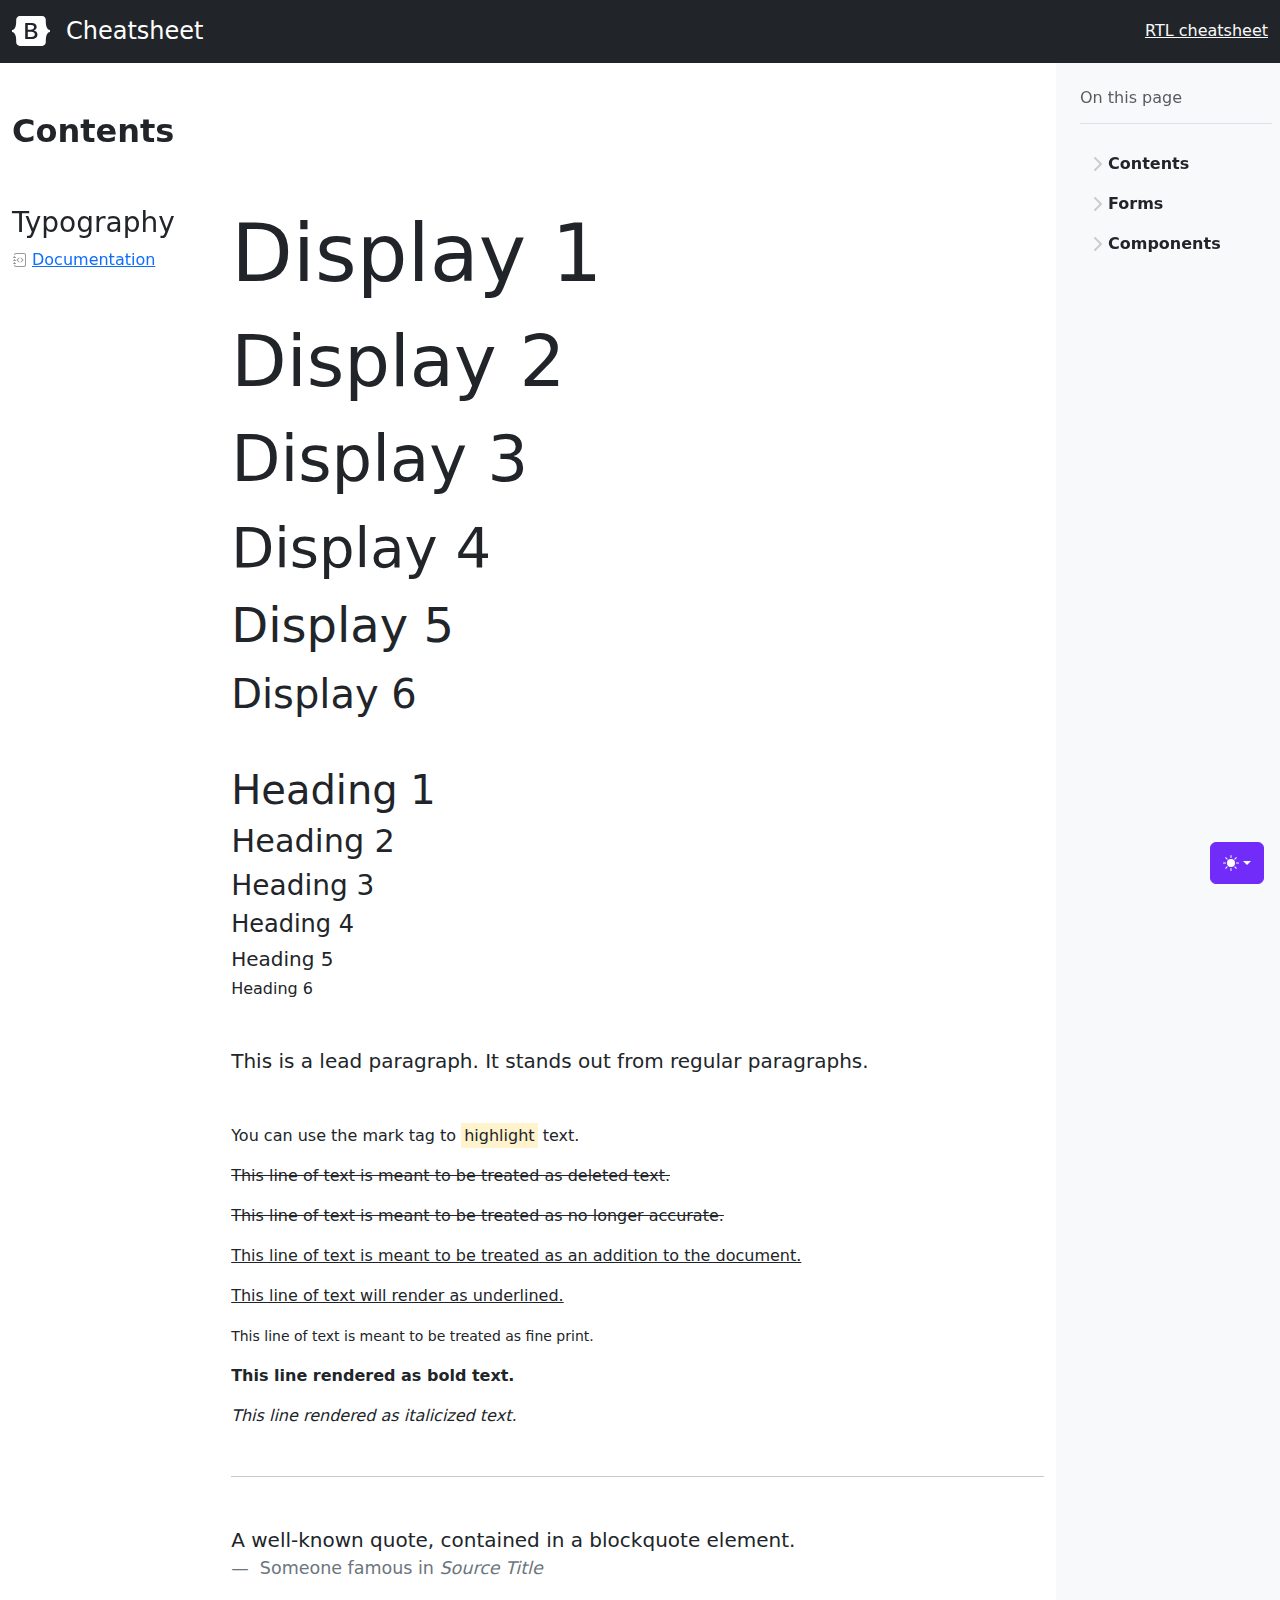
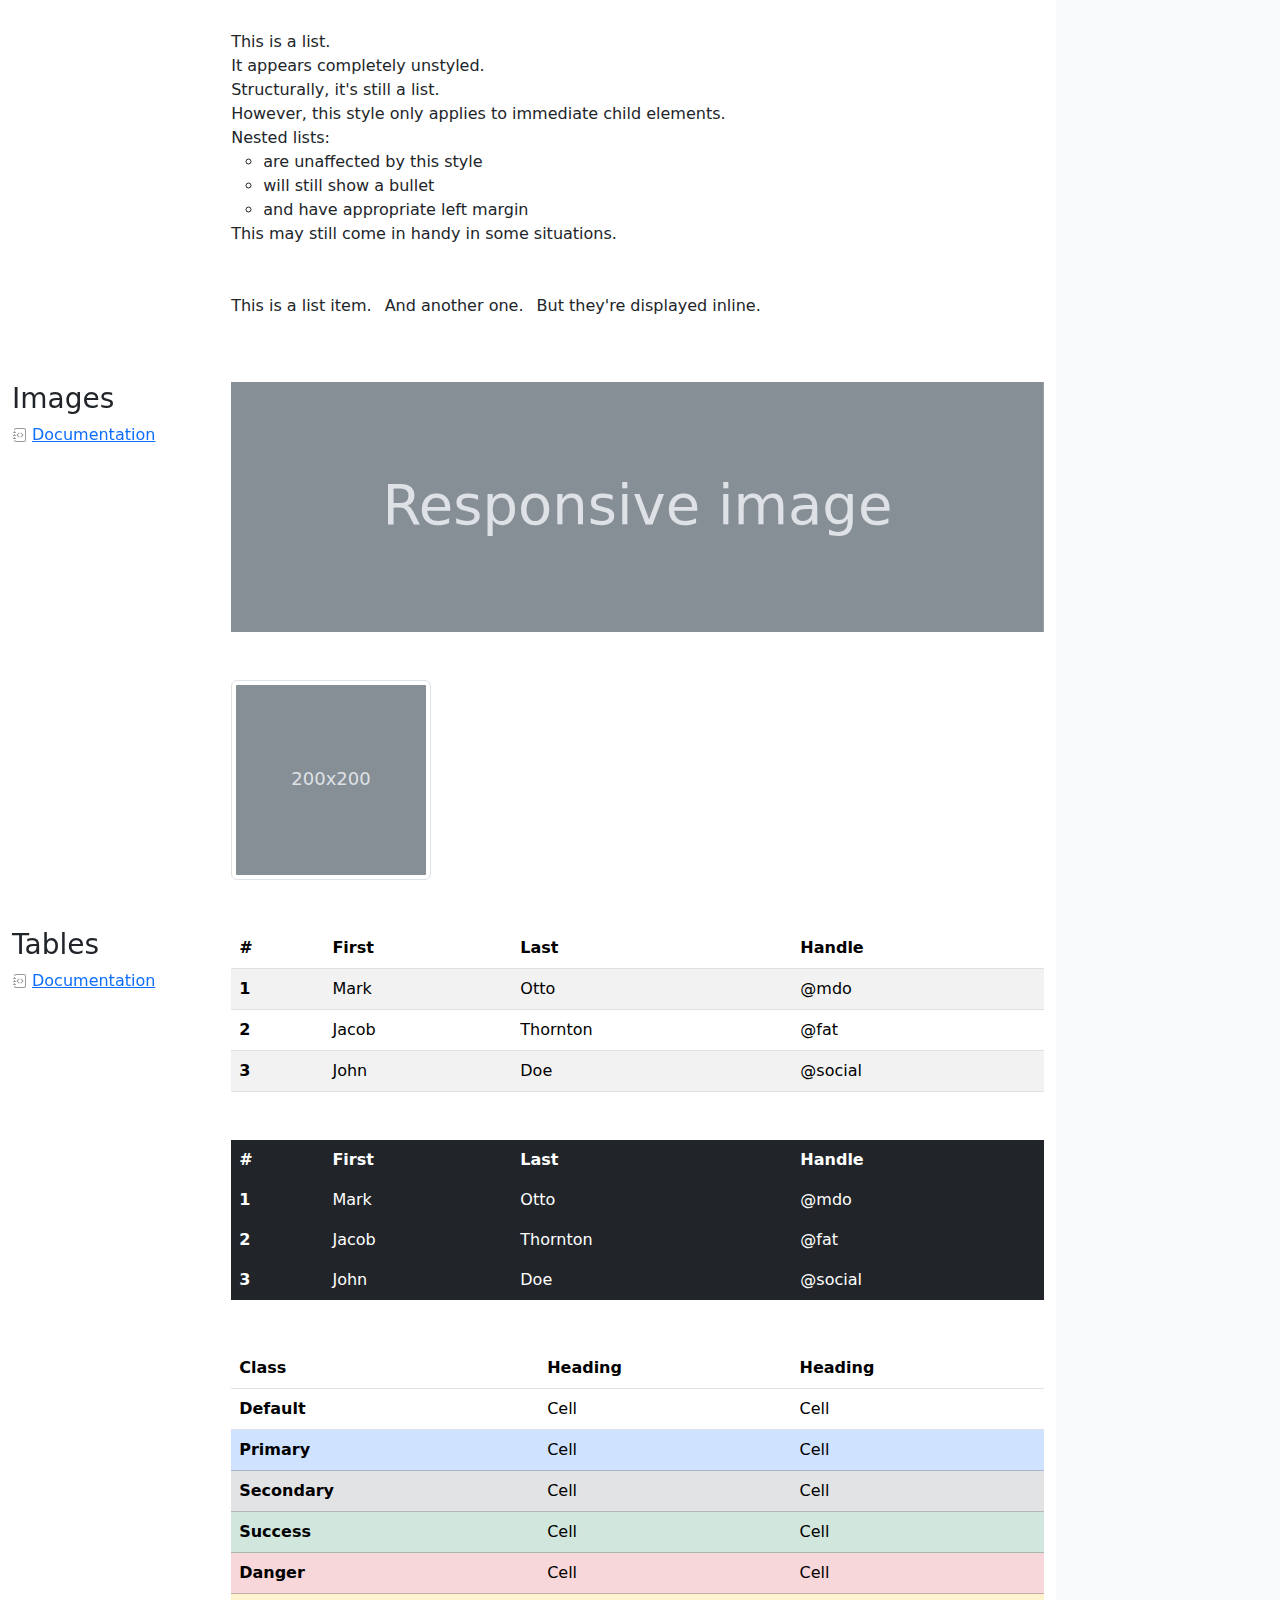
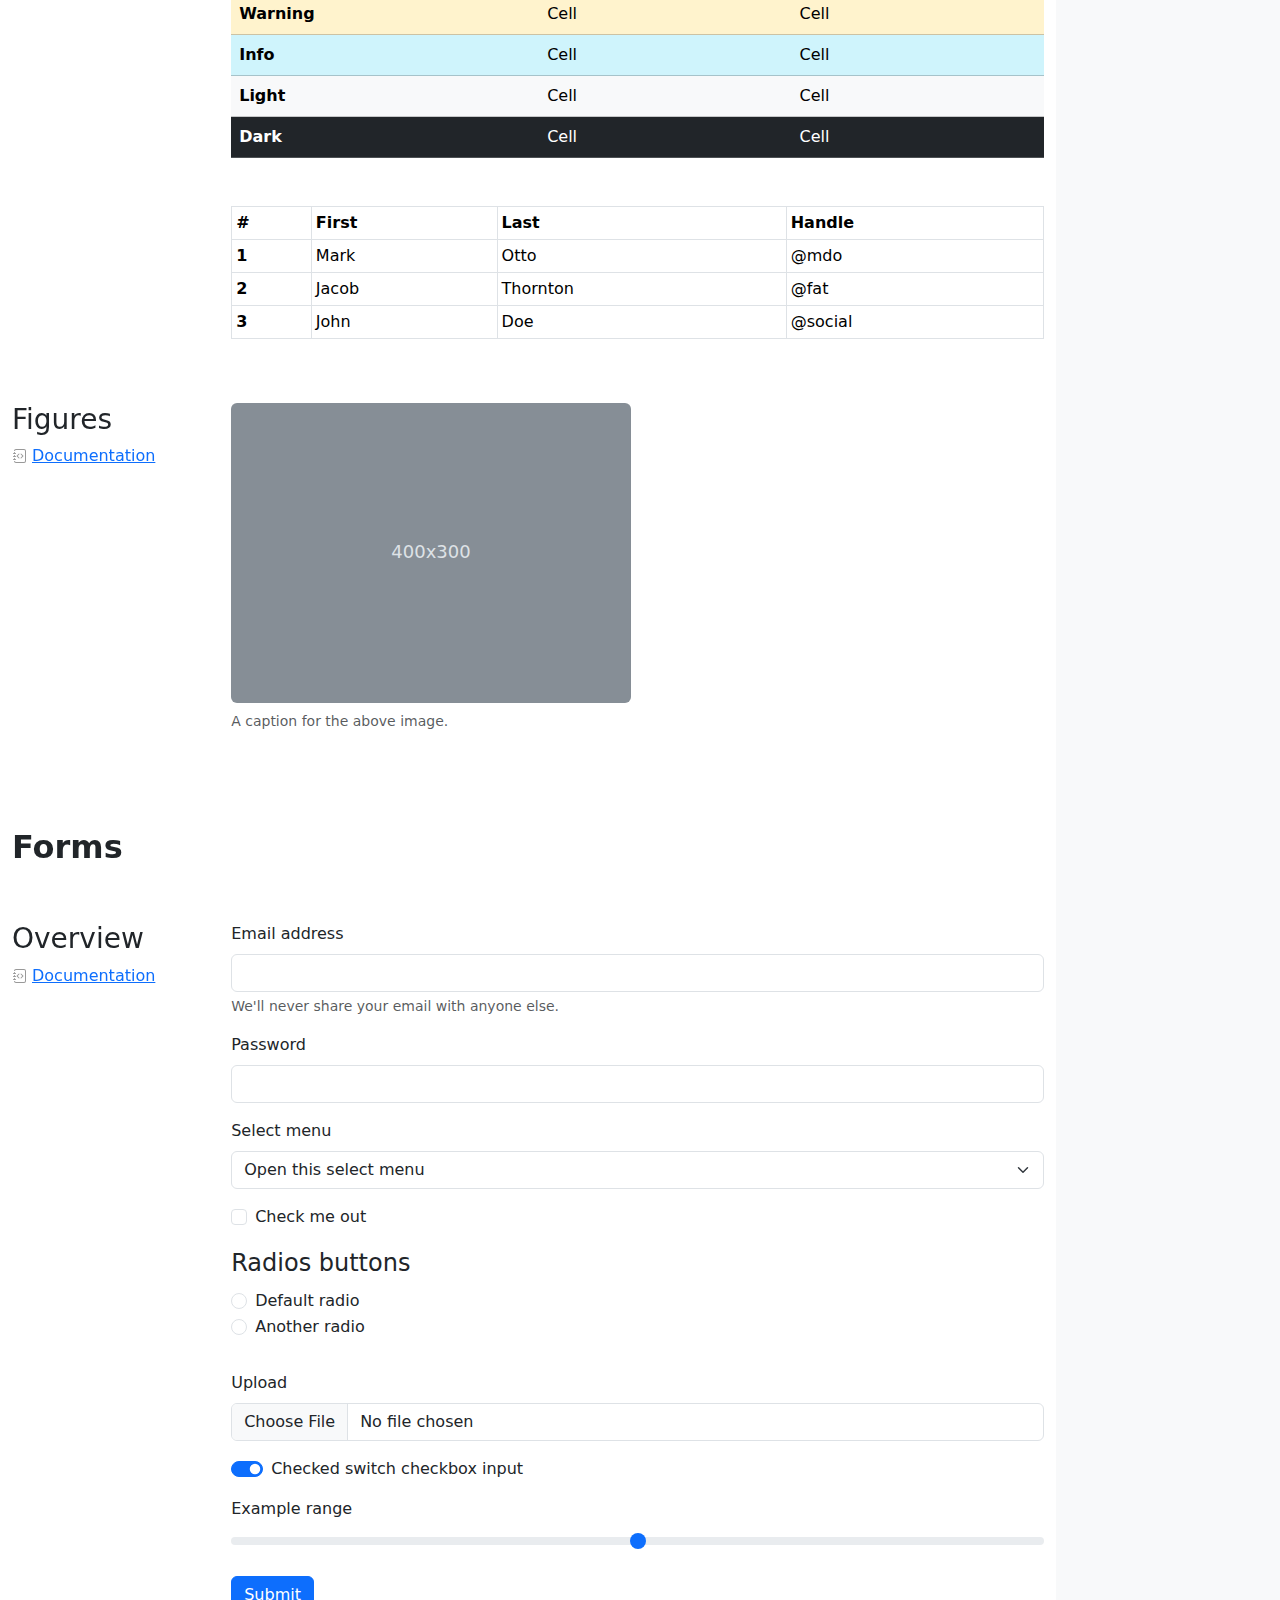
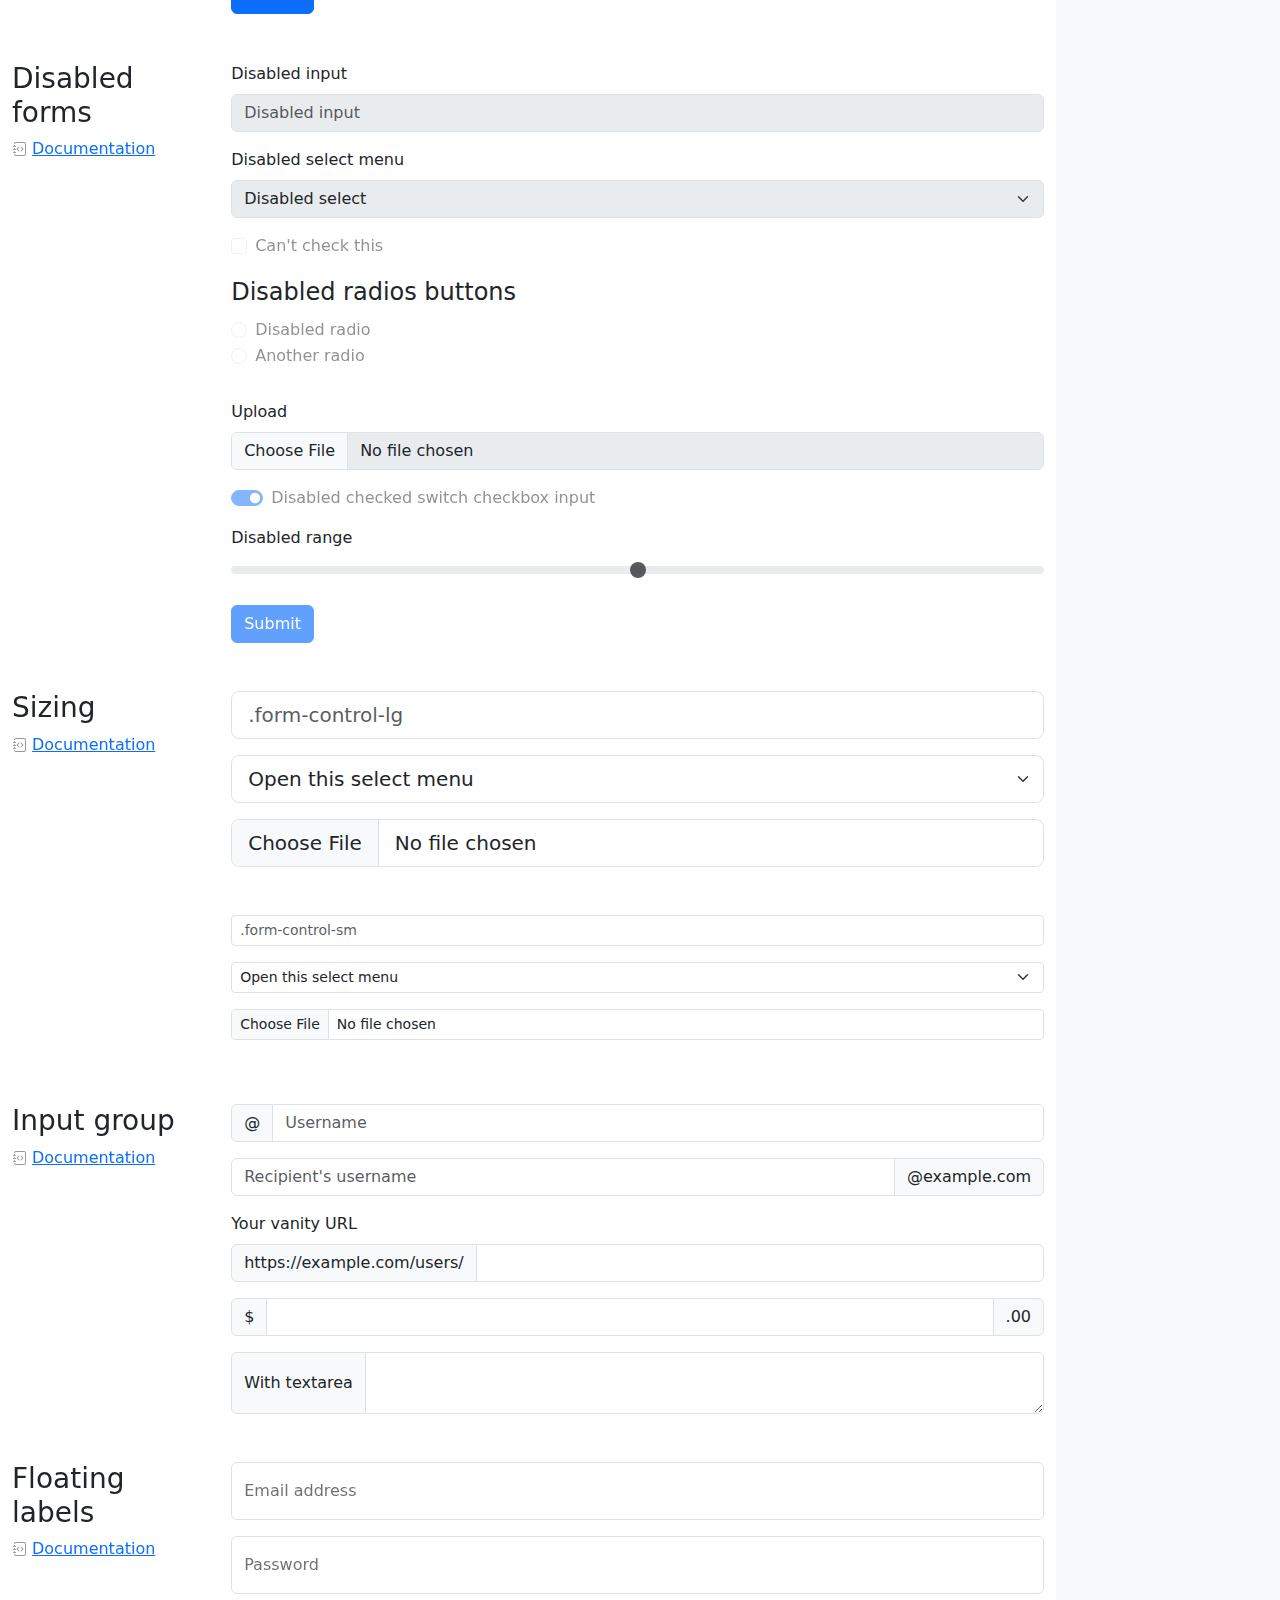
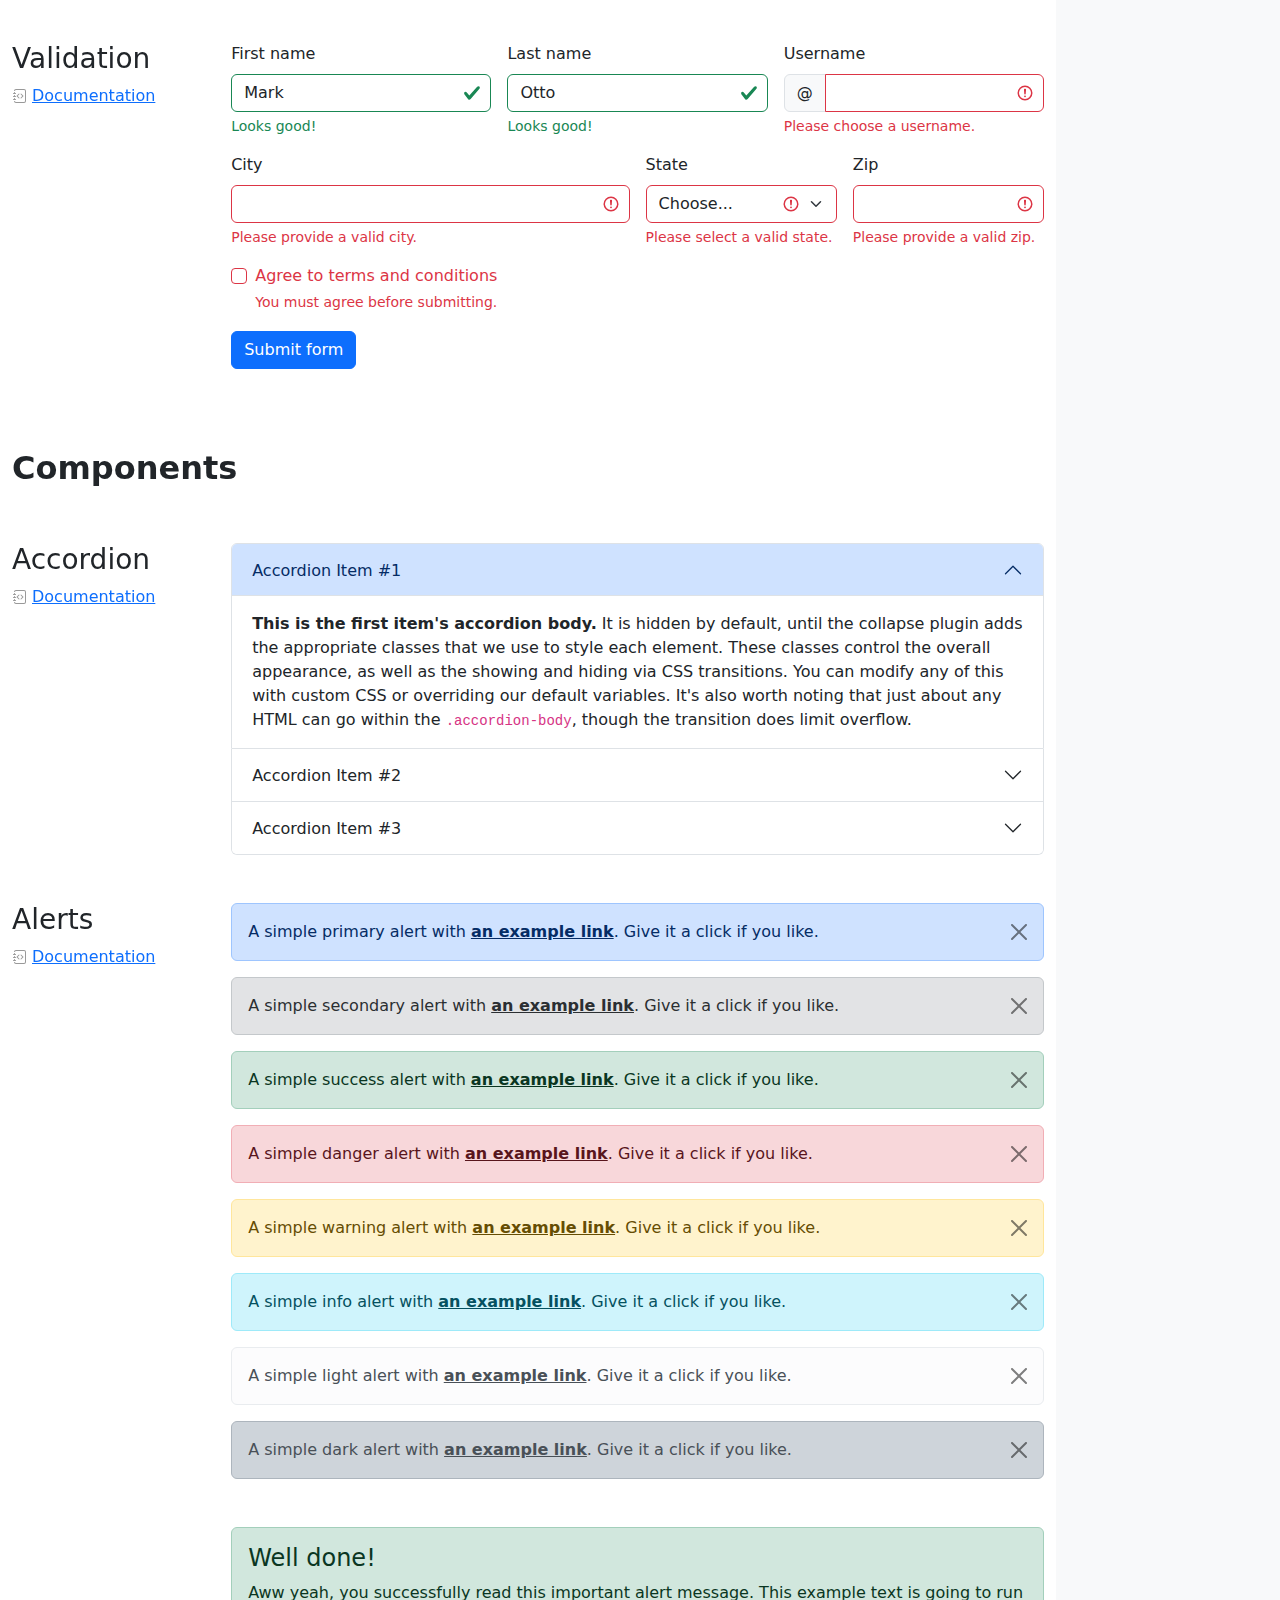
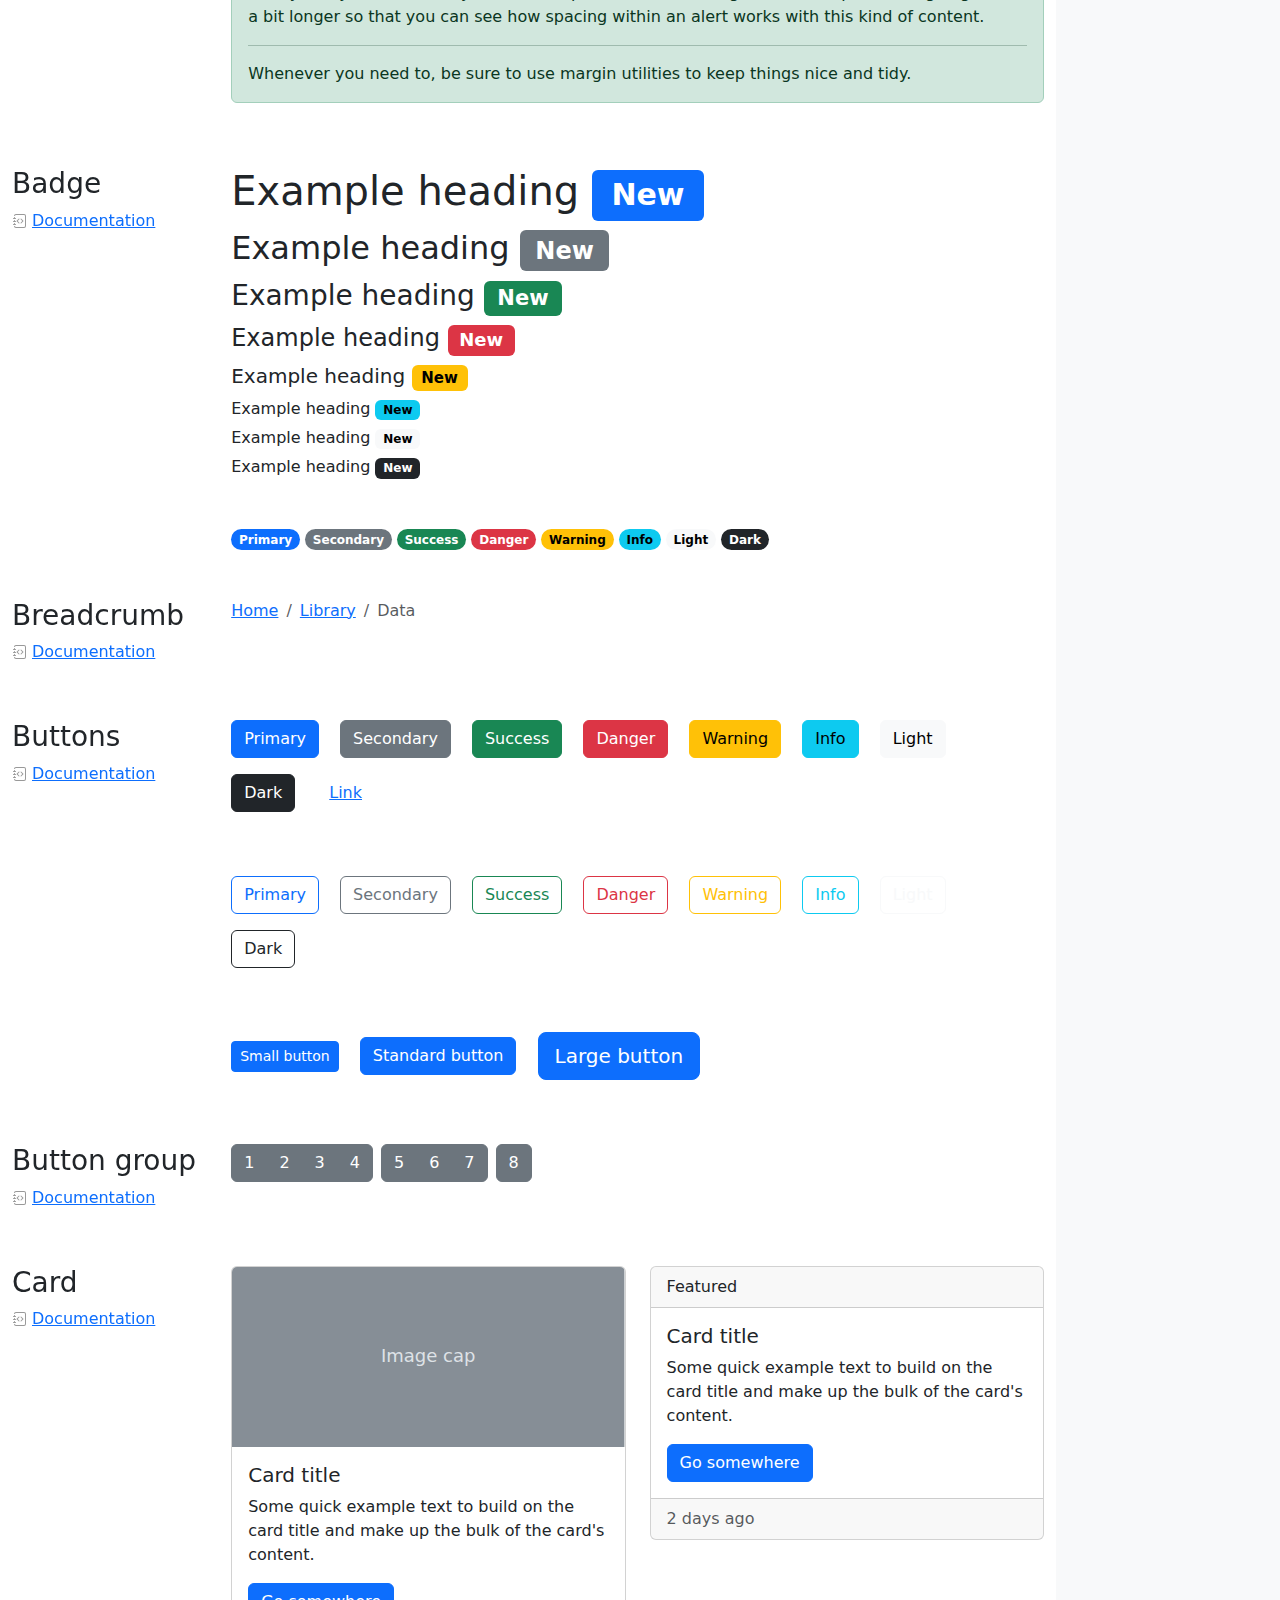
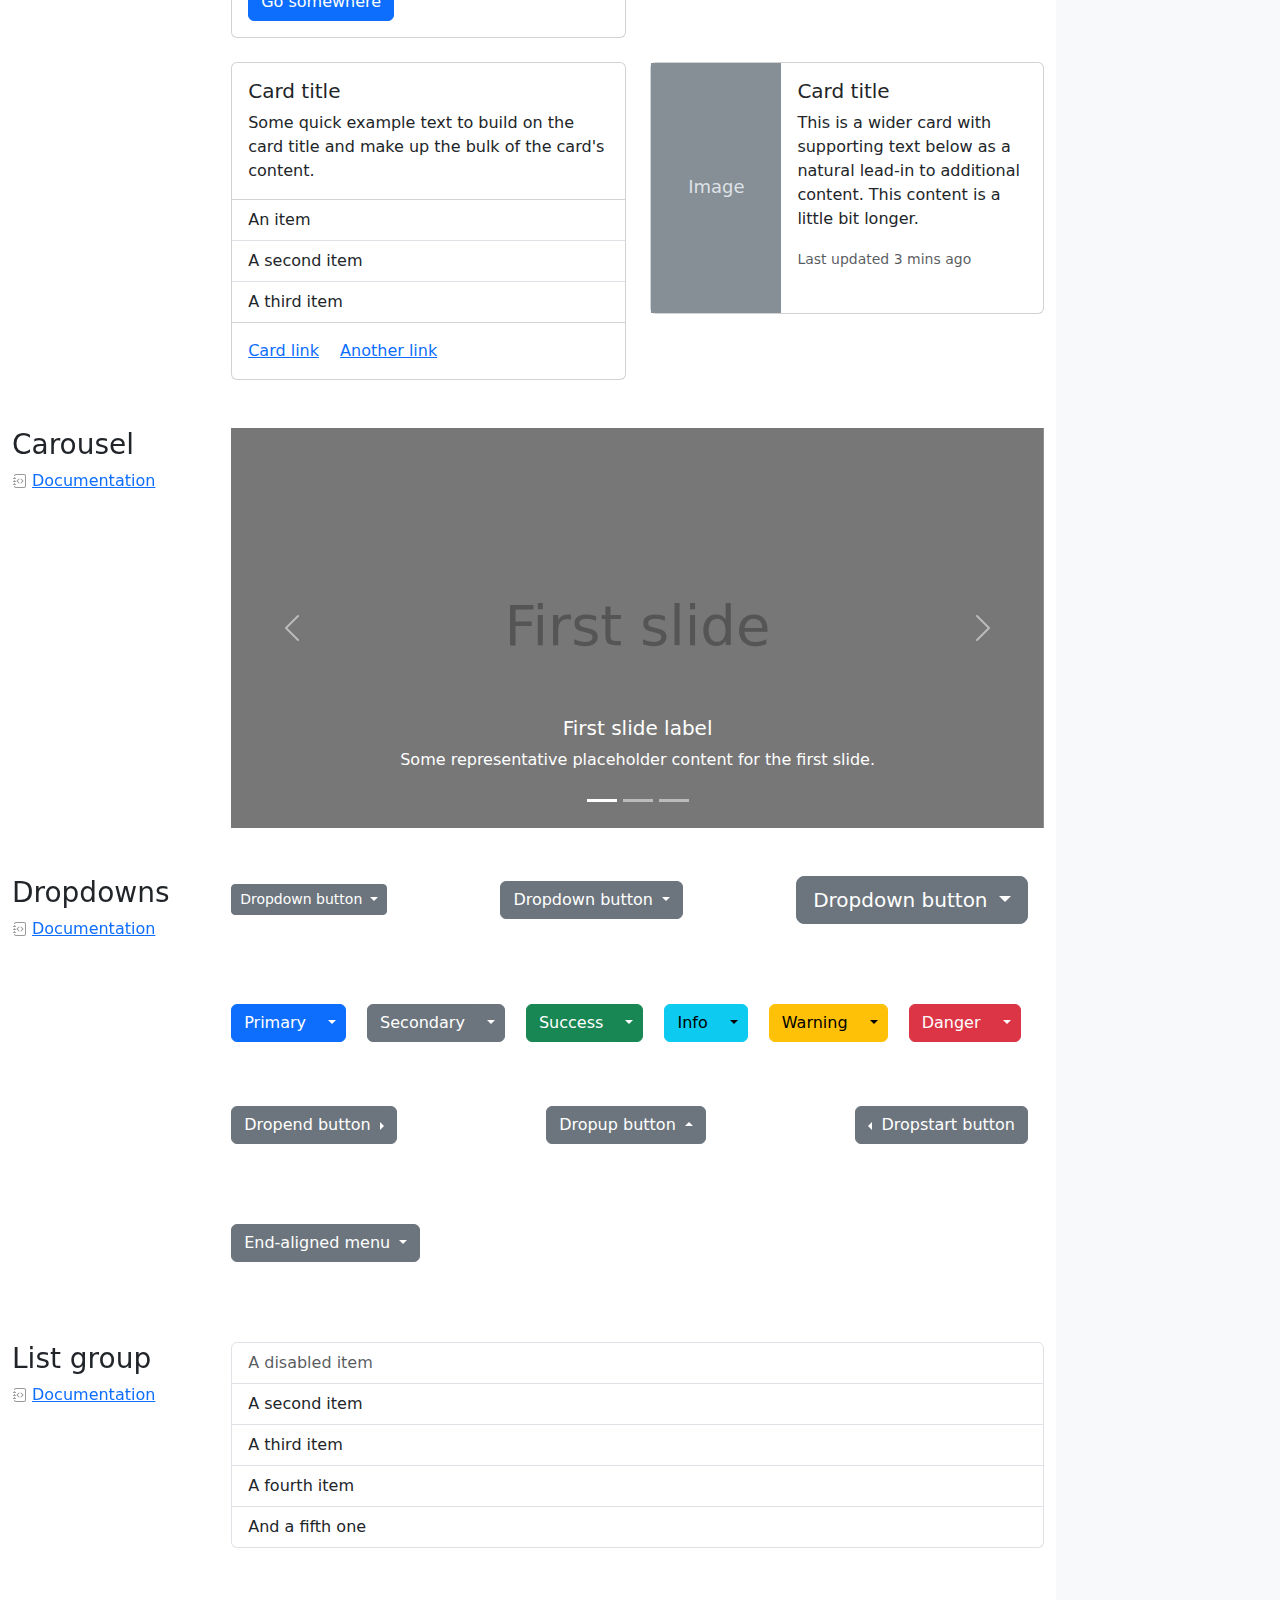
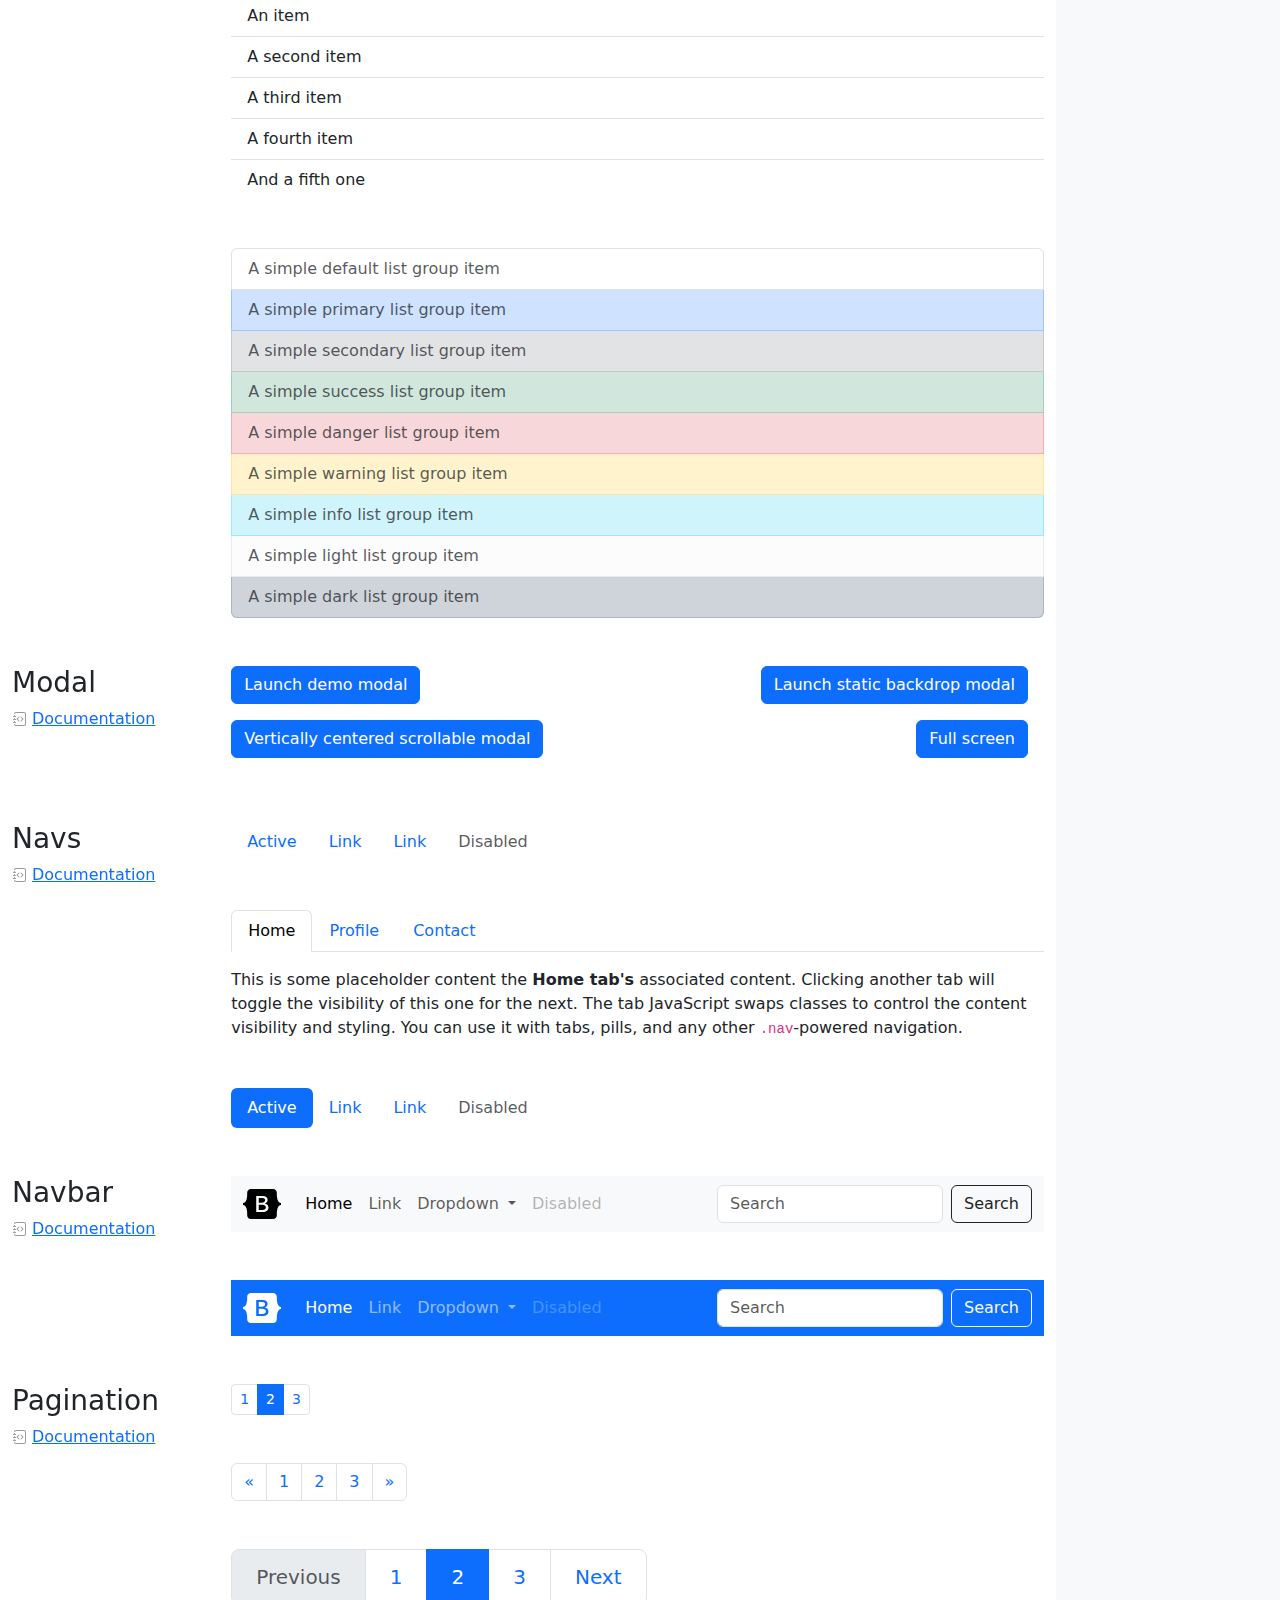
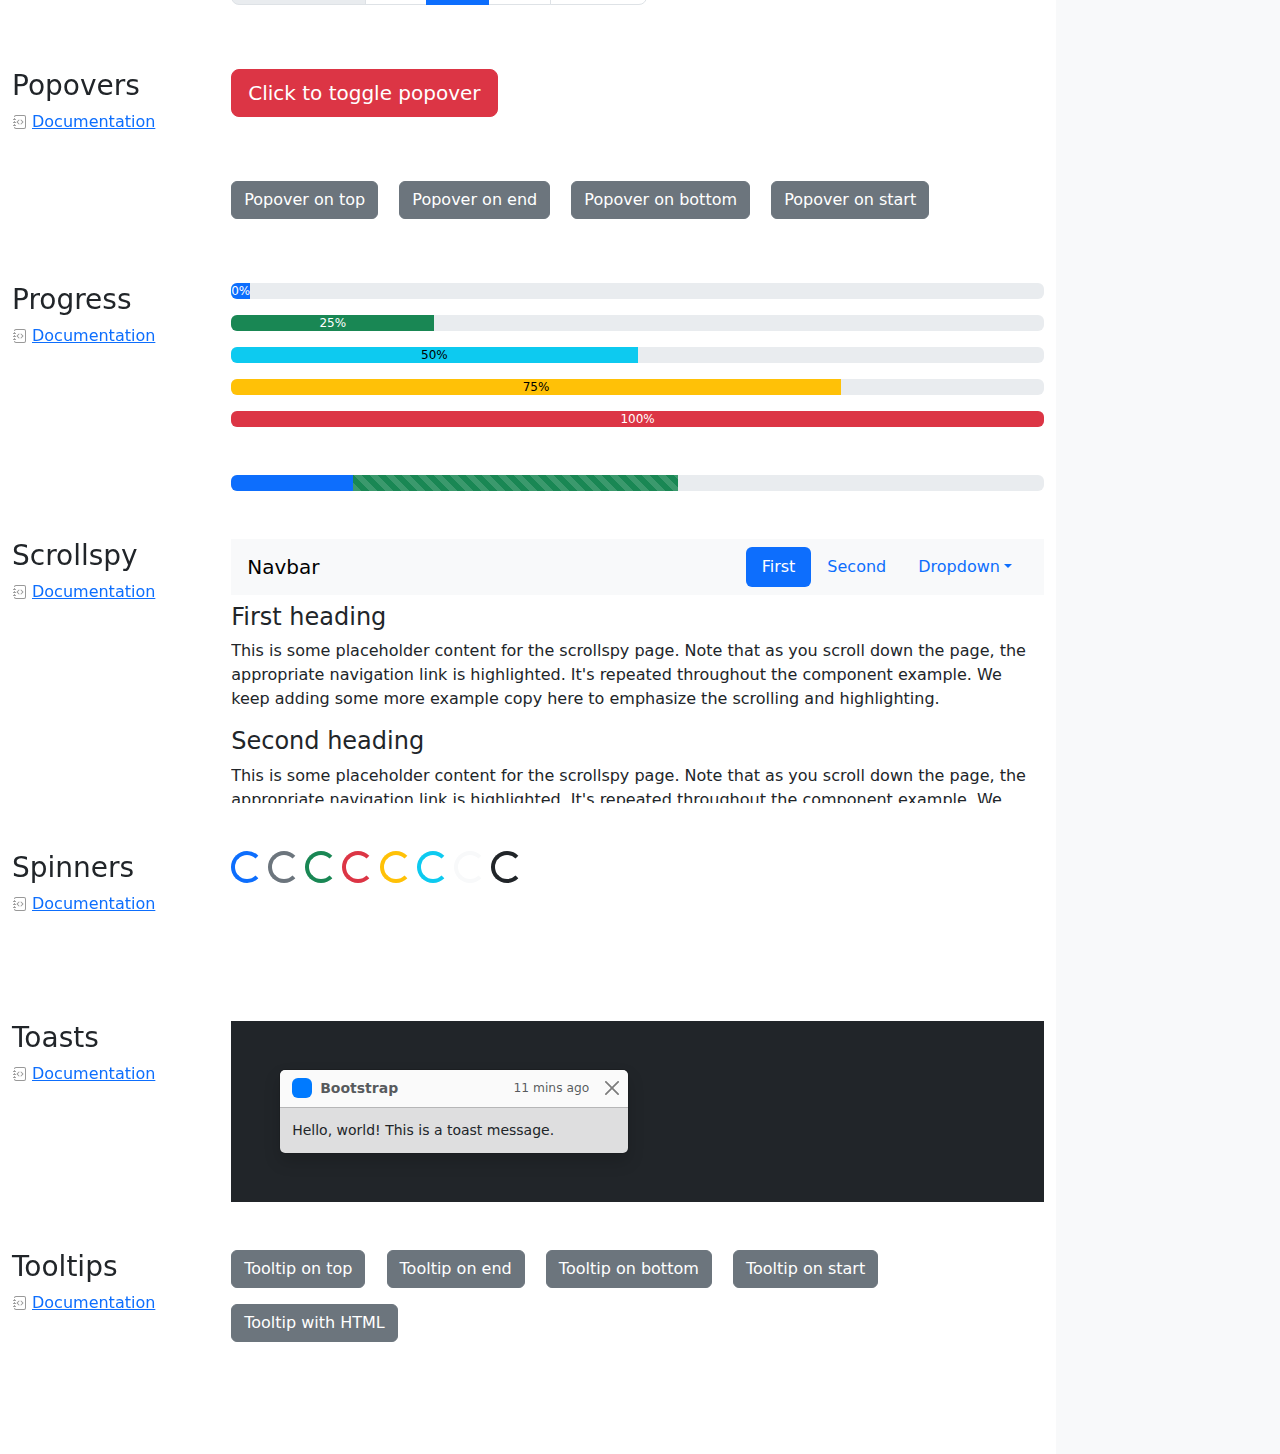
<file: bootstrap-5.3.8-examples/cheatsheet/index.html>
<!doctype html>
<html lang="en" data-bs-theme="auto">
  <head>
    <meta charset="utf-8" />
    <meta name="viewport" content="width=device-width, initial-scale=1" />
    <meta name="description" content="" />
    <meta
      name="author"
      content="Mark Otto, Jacob Thornton, and Bootstrap contributors"
    />
    <meta name="generator" content="Astro v5.13.2" />
    <title>Cheatsheet · Bootstrap v5.3</title>
    <link
      rel="canonical"
      href="https://getbootstrap.com/docs/5.3/examples/cheatsheet/"
    />
    <script src="../assets/js/color-modes.js"></script>
    <link href="../assets/dist/css/bootstrap.min.css" rel="stylesheet" />
    <meta name="theme-color" content="#712cf9" />
    <link href="cheatsheet.css" rel="stylesheet" />
    <style>
      .bd-placeholder-img {
        font-size: 1.125rem;
        text-anchor: middle;
        -webkit-user-select: none;
        -moz-user-select: none;
        user-select: none;
      }
      @media (min-width: 768px) {
        .bd-placeholder-img-lg {
          font-size: 3.5rem;
        }
      }
      .b-example-divider {
        width: 100%;
        height: 3rem;
        background-color: #0000001a;
        border: solid rgba(0, 0, 0, 0.15);
        border-width: 1px 0;
        box-shadow:
          inset 0 0.5em 1.5em #0000001a,
          inset 0 0.125em 0.5em #00000026;
      }
      .b-example-vr {
        flex-shrink: 0;
        width: 1.5rem;
        height: 100vh;
      }
      .bi {
        vertical-align: -0.125em;
        fill: currentColor;
      }
      .nav-scroller {
        position: relative;
        z-index: 2;
        height: 2.75rem;
        overflow-y: hidden;
      }
      .nav-scroller .nav {
        display: flex;
        flex-wrap: nowrap;
        padding-bottom: 1rem;
        margin-top: -1px;
        overflow-x: auto;
        text-align: center;
        white-space: nowrap;
        -webkit-overflow-scrolling: touch;
      }
      .btn-bd-primary {
        --bd-violet-bg: #712cf9;
        --bd-violet-rgb: 112.520718, 44.062154, 249.437846;
        --bs-btn-font-weight: 600;
        --bs-btn-color: var(--bs-white);
        --bs-btn-bg: var(--bd-violet-bg);
        --bs-btn-border-color: var(--bd-violet-bg);
        --bs-btn-hover-color: var(--bs-white);
        --bs-btn-hover-bg: #6528e0;
        --bs-btn-hover-border-color: #6528e0;
        --bs-btn-focus-shadow-rgb: var(--bd-violet-rgb);
        --bs-btn-active-color: var(--bs-btn-hover-color);
        --bs-btn-active-bg: #5a23c8;
        --bs-btn-active-border-color: #5a23c8;
      }
      .bd-mode-toggle {
        z-index: 1500;
      }
      .bd-mode-toggle .bi {
        width: 1em;
        height: 1em;
      }
      .bd-mode-toggle .dropdown-menu .active .bi {
        display: block !important;
      }
    </style>
  </head>
  <body class="bg-body-tertiary">
    <svg xmlns="http://www.w3.org/2000/svg" class="d-none">
      <symbol id="check2" viewBox="0 0 16 16">
        <path
          d="M13.854 3.646a.5.5 0 0 1 0 .708l-7 7a.5.5 0 0 1-.708 0l-3.5-3.5a.5.5 0 1 1 .708-.708L6.5 10.293l6.646-6.647a.5.5 0 0 1 .708 0z"
        ></path>
      </symbol>
      <symbol id="circle-half" viewBox="0 0 16 16">
        <path
          d="M8 15A7 7 0 1 0 8 1v14zm0 1A8 8 0 1 1 8 0a8 8 0 0 1 0 16z"
        ></path>
      </symbol>
      <symbol id="moon-stars-fill" viewBox="0 0 16 16">
        <path
          d="M6 .278a.768.768 0 0 1 .08.858 7.208 7.208 0 0 0-.878 3.46c0 4.021 3.278 7.277 7.318 7.277.527 0 1.04-.055 1.533-.16a.787.787 0 0 1 .81.316.733.733 0 0 1-.031.893A8.349 8.349 0 0 1 8.344 16C3.734 16 0 12.286 0 7.71 0 4.266 2.114 1.312 5.124.06A.752.752 0 0 1 6 .278z"
        ></path>
        <path
          d="M10.794 3.148a.217.217 0 0 1 .412 0l.387 1.162c.173.518.579.924 1.097 1.097l1.162.387a.217.217 0 0 1 0 .412l-1.162.387a1.734 1.734 0 0 0-1.097 1.097l-.387 1.162a.217.217 0 0 1-.412 0l-.387-1.162A1.734 1.734 0 0 0 9.31 6.593l-1.162-.387a.217.217 0 0 1 0-.412l1.162-.387a1.734 1.734 0 0 0 1.097-1.097l.387-1.162zM13.863.099a.145.145 0 0 1 .274 0l.258.774c.115.346.386.617.732.732l.774.258a.145.145 0 0 1 0 .274l-.774.258a1.156 1.156 0 0 0-.732.732l-.258.774a.145.145 0 0 1-.274 0l-.258-.774a1.156 1.156 0 0 0-.732-.732l-.774-.258a.145.145 0 0 1 0-.274l.774-.258c.346-.115.617-.386.732-.732L13.863.1z"
        ></path>
      </symbol>
      <symbol id="sun-fill" viewBox="0 0 16 16">
        <path
          d="M8 12a4 4 0 1 0 0-8 4 4 0 0 0 0 8zM8 0a.5.5 0 0 1 .5.5v2a.5.5 0 0 1-1 0v-2A.5.5 0 0 1 8 0zm0 13a.5.5 0 0 1 .5.5v2a.5.5 0 0 1-1 0v-2A.5.5 0 0 1 8 13zm8-5a.5.5 0 0 1-.5.5h-2a.5.5 0 0 1 0-1h2a.5.5 0 0 1 .5.5zM3 8a.5.5 0 0 1-.5.5h-2a.5.5 0 0 1 0-1h2A.5.5 0 0 1 3 8zm10.657-5.657a.5.5 0 0 1 0 .707l-1.414 1.415a.5.5 0 1 1-.707-.708l1.414-1.414a.5.5 0 0 1 .707 0zm-9.193 9.193a.5.5 0 0 1 0 .707L3.05 13.657a.5.5 0 0 1-.707-.707l1.414-1.414a.5.5 0 0 1 .707 0zm9.193 2.121a.5.5 0 0 1-.707 0l-1.414-1.414a.5.5 0 0 1 .707-.707l1.414 1.414a.5.5 0 0 1 0 .707zM4.464 4.465a.5.5 0 0 1-.707 0L2.343 3.05a.5.5 0 1 1 .707-.707l1.414 1.414a.5.5 0 0 1 0 .708z"
        ></path>
      </symbol>
    </svg>
    <div
      class="dropdown position-fixed bottom-0 end-0 mb-3 me-3 bd-mode-toggle"
    >
      <button
        class="btn btn-bd-primary py-2 dropdown-toggle d-flex align-items-center"
        id="bd-theme"
        type="button"
        aria-expanded="false"
        data-bs-toggle="dropdown"
        aria-label="Toggle theme (auto)"
      >
        <svg class="bi my-1 theme-icon-active" aria-hidden="true">
          <use href="#circle-half"></use>
        </svg>
        <span class="visually-hidden" id="bd-theme-text">Toggle theme</span>
      </button>
      <ul
        class="dropdown-menu dropdown-menu-end shadow"
        aria-labelledby="bd-theme-text"
      >
        <li>
          <button
            type="button"
            class="dropdown-item d-flex align-items-center"
            data-bs-theme-value="light"
            aria-pressed="false"
          >
            <svg class="bi me-2 opacity-50" aria-hidden="true">
              <use href="#sun-fill"></use>
            </svg>
            Light
            <svg class="bi ms-auto d-none" aria-hidden="true">
              <use href="#check2"></use>
            </svg>
          </button>
        </li>
        <li>
          <button
            type="button"
            class="dropdown-item d-flex align-items-center"
            data-bs-theme-value="dark"
            aria-pressed="false"
          >
            <svg class="bi me-2 opacity-50" aria-hidden="true">
              <use href="#moon-stars-fill"></use>
            </svg>
            Dark
            <svg class="bi ms-auto d-none" aria-hidden="true">
              <use href="#check2"></use>
            </svg>
          </button>
        </li>
        <li>
          <button
            type="button"
            class="dropdown-item d-flex align-items-center active"
            data-bs-theme-value="auto"
            aria-pressed="true"
          >
            <svg class="bi me-2 opacity-50" aria-hidden="true">
              <use href="#circle-half"></use>
            </svg>
            Auto
            <svg class="bi ms-auto d-none" aria-hidden="true">
              <use href="#check2"></use>
            </svg>
          </button>
        </li>
      </ul>
    </div>
    <header
      class="bd-header bg-dark py-3 d-flex align-items-stretch border-bottom border-dark"
    >
      <div class="container-fluid d-flex align-items-center">
        <h1 class="d-flex align-items-center fs-4 text-white mb-0">
          <img
            src="../assets/brand/bootstrap-logo-white.svg"
            width="38"
            height="30"
            class="me-3"
            alt="Bootstrap"
          />
          Cheatsheet
        </h1>
        <a
          href="../examples/cheatsheet-rtl/"
          class="ms-auto link-light"
          hreflang="ar"
          >RTL cheatsheet</a
        >
      </div>
    </header>
    <aside
      class="bd-aside sticky-xl-top text-body-secondary align-self-start mb-3 mb-xl-5 px-2"
    >
      <h2 class="h6 pt-4 pb-3 mb-4 border-bottom">On this page</h2>
      <nav class="small" id="toc">
        <ul class="list-unstyled">
          <li class="my-2">
            <button
              type="button"
              class="btn d-inline-flex align-items-center collapsed border-0"
              data-bs-toggle="collapse"
              aria-expanded="false"
              data-bs-target="#contents-collapse"
              aria-controls="contents-collapse"
            >
              Contents
            </button>
            <ul class="list-unstyled ps-3 collapse" id="contents-collapse">
              <li>
                <a
                  class="d-inline-flex align-items-center rounded text-decoration-none"
                  href="#typography"
                  >Typography</a
                >
              </li>
              <li>
                <a
                  class="d-inline-flex align-items-center rounded text-decoration-none"
                  href="#images"
                  >Images</a
                >
              </li>
              <li>
                <a
                  class="d-inline-flex align-items-center rounded text-decoration-none"
                  href="#tables"
                  >Tables</a
                >
              </li>
              <li>
                <a
                  class="d-inline-flex align-items-center rounded text-decoration-none"
                  href="#figures"
                  >Figures</a
                >
              </li>
            </ul>
          </li>
          <li class="my-2">
            <button
              type="button"
              class="btn d-inline-flex align-items-center collapsed border-0"
              data-bs-toggle="collapse"
              aria-expanded="false"
              data-bs-target="#forms-collapse"
              aria-controls="forms-collapse"
            >
              Forms
            </button>
            <ul class="list-unstyled ps-3 collapse" id="forms-collapse">
              <li>
                <a
                  class="d-inline-flex align-items-center rounded text-decoration-none"
                  href="#overview"
                  >Overview</a
                >
              </li>
              <li>
                <a
                  class="d-inline-flex align-items-center rounded text-decoration-none"
                  href="#disabled-forms"
                  >Disabled forms</a
                >
              </li>
              <li>
                <a
                  class="d-inline-flex align-items-center rounded text-decoration-none"
                  href="#sizing"
                  >Sizing</a
                >
              </li>
              <li>
                <a
                  class="d-inline-flex align-items-center rounded text-decoration-none"
                  href="#input-group"
                  >Input group</a
                >
              </li>
              <li>
                <a
                  class="d-inline-flex align-items-center rounded text-decoration-none"
                  href="#floating-labels"
                  >Floating labels</a
                >
              </li>
              <li>
                <a
                  class="d-inline-flex align-items-center rounded text-decoration-none"
                  href="#validation"
                  >Validation</a
                >
              </li>
            </ul>
          </li>
          <li class="my-2">
            <button
              type="button"
              class="btn d-inline-flex align-items-center collapsed border-0"
              data-bs-toggle="collapse"
              aria-expanded="false"
              data-bs-target="#components-collapse"
              aria-controls="components-collapse"
            >
              Components
            </button>
            <ul class="list-unstyled ps-3 collapse" id="components-collapse">
              <li>
                <a
                  class="d-inline-flex align-items-center rounded text-decoration-none"
                  href="#accordion"
                  >Accordion</a
                >
              </li>
              <li>
                <a
                  class="d-inline-flex align-items-center rounded text-decoration-none"
                  href="#alerts"
                  >Alerts</a
                >
              </li>
              <li>
                <a
                  class="d-inline-flex align-items-center rounded text-decoration-none"
                  href="#badge"
                  >Badge</a
                >
              </li>
              <li>
                <a
                  class="d-inline-flex align-items-center rounded text-decoration-none"
                  href="#breadcrumb"
                  >Breadcrumb</a
                >
              </li>
              <li>
                <a
                  class="d-inline-flex align-items-center rounded text-decoration-none"
                  href="#buttons"
                  >Buttons</a
                >
              </li>
              <li>
                <a
                  class="d-inline-flex align-items-center rounded text-decoration-none"
                  href="#button-group"
                  >Button group</a
                >
              </li>
              <li>
                <a
                  class="d-inline-flex align-items-center rounded text-decoration-none"
                  href="#card"
                  >Card</a
                >
              </li>
              <li>
                <a
                  class="d-inline-flex align-items-center rounded text-decoration-none"
                  href="#carousel"
                  >Carousel</a
                >
              </li>
              <li>
                <a
                  class="d-inline-flex align-items-center rounded text-decoration-none"
                  href="#dropdowns"
                  >Dropdowns</a
                >
              </li>
              <li>
                <a
                  class="d-inline-flex align-items-center rounded text-decoration-none"
                  href="#list-group"
                  >List group</a
                >
              </li>
              <li>
                <a
                  class="d-inline-flex align-items-center rounded text-decoration-none"
                  href="#modal"
                  >Modal</a
                >
              </li>
              <li>
                <a
                  class="d-inline-flex align-items-center rounded text-decoration-none"
                  href="#navs"
                  >Navs</a
                >
              </li>
              <li>
                <a
                  class="d-inline-flex align-items-center rounded text-decoration-none"
                  href="#navbar"
                  >Navbar</a
                >
              </li>
              <li>
                <a
                  class="d-inline-flex align-items-center rounded text-decoration-none"
                  href="#pagination"
                  >Pagination</a
                >
              </li>
              <li>
                <a
                  class="d-inline-flex align-items-center rounded text-decoration-none"
                  href="#popovers"
                  >Popovers</a
                >
              </li>
              <li>
                <a
                  class="d-inline-flex align-items-center rounded text-decoration-none"
                  href="#progress"
                  >Progress</a
                >
              </li>
              <li>
                <a
                  class="d-inline-flex align-items-center rounded text-decoration-none"
                  href="#scrollspy"
                  >Scrollspy</a
                >
              </li>
              <li>
                <a
                  class="d-inline-flex align-items-center rounded text-decoration-none"
                  href="#spinners"
                  >Spinners</a
                >
              </li>
              <li>
                <a
                  class="d-inline-flex align-items-center rounded text-decoration-none"
                  href="#toasts"
                  >Toasts</a
                >
              </li>
              <li>
                <a
                  class="d-inline-flex align-items-center rounded text-decoration-none"
                  href="#tooltips"
                  >Tooltips</a
                >
              </li>
            </ul>
          </li>
        </ul>
      </nav>
    </aside>
    <main class="bd-cheatsheet container-fluid bg-body">
      <section id="content">
        <h2 class="sticky-xl-top fw-bold pt-3 pt-xl-5 pb-2 pb-xl-3">
          Contents
        </h2>
        <article class="my-3" id="typography">
          <div
            class="bd-heading sticky-xl-top align-self-start mt-5 mb-3 mt-xl-0 mb-xl-2"
          >
            <h3>Typography</h3>
            <a class="d-flex align-items-center" href="../content/typography"
              >Documentation</a
            >
          </div>
          <div>
            <div class="bd-example-snippet bd-code-snippet">
              <div class="bd-example m-0 border-0">
                <p class="display-1">Display 1</p>
                <p class="display-2">Display 2</p>
                <p class="display-3">Display 3</p>
                <p class="display-4">Display 4</p>
                <p class="display-5">Display 5</p>
                <p class="display-6">Display 6</p>
              </div>
            </div>
            <div class="bd-example-snippet bd-code-snippet">
              <div class="bd-example m-0 border-0">
                <p class="h1">Heading 1</p>
                <p class="h2">Heading 2</p>
                <p class="h3">Heading 3</p>
                <p class="h4">Heading 4</p>
                <p class="h5">Heading 5</p>
                <p class="h6">Heading 6</p>
              </div>
            </div>
            <div class="bd-example-snippet bd-code-snippet">
              <div class="bd-example m-0 border-0">
                <p class="lead">
                  This is a lead paragraph. It stands out from regular
                  paragraphs.
                </p>
              </div>
            </div>
            <div class="bd-example-snippet bd-code-snippet">
              <div class="bd-example m-0 border-0">
                <p>You can use the mark tag to <mark>highlight</mark> text.</p>
                <p>
                  <del
                    >This line of text is meant to be treated as deleted
                    text.</del
                  >
                </p>
                <p>
                  <s
                    >This line of text is meant to be treated as no longer
                    accurate.</s
                  >
                </p>
                <p>
                  <ins
                    >This line of text is meant to be treated as an addition to
                    the document.</ins
                  >
                </p>
                <p><u>This line of text will render as underlined.</u></p>
                <p>
                  <small
                    >This line of text is meant to be treated as fine
                    print.</small
                  >
                </p>
                <p><strong>This line rendered as bold text.</strong></p>
                <p><em>This line rendered as italicized text.</em></p>
              </div>
            </div>
            <div class="bd-example-snippet bd-code-snippet">
              <div class="bd-example m-0 border-0">
                <hr />
              </div>
            </div>
            <div class="bd-example-snippet bd-code-snippet">
              <div class="bd-example m-0 border-0">
                <blockquote class="blockquote">
                  <p>A well-known quote, contained in a blockquote element.</p>
                  <footer class="blockquote-footer">
                    Someone famous in
                    <cite title="Source Title">Source Title</cite>
                  </footer>
                </blockquote>
              </div>
            </div>
            <div class="bd-example-snippet bd-code-snippet">
              <div class="bd-example m-0 border-0">
                <ul class="list-unstyled">
                  <li>This is a list.</li>
                  <li>It appears completely unstyled.</li>
                  <li>Structurally, it's still a list.</li>
                  <li>
                    However, this style only applies to immediate child
                    elements.
                  </li>
                  <li>
                    Nested lists:
                    <ul>
                      <li>are unaffected by this style</li>
                      <li>will still show a bullet</li>
                      <li>and have appropriate left margin</li>
                    </ul>
                  </li>
                  <li>This may still come in handy in some situations.</li>
                </ul>
              </div>
            </div>
            <div class="bd-example-snippet bd-code-snippet">
              <div class="bd-example m-0 border-0">
                <ul class="list-inline">
                  <li class="list-inline-item">This is a list item.</li>
                  <li class="list-inline-item">And another one.</li>
                  <li class="list-inline-item">
                    But they're displayed inline.
                  </li>
                </ul>
              </div>
            </div>
          </div>
        </article>
        <article class="my-3" id="images">
          <div
            class="bd-heading sticky-xl-top align-self-start mt-5 mb-3 mt-xl-0 mb-xl-2"
          >
            <h3>Images</h3>
            <a class="d-flex align-items-center" href="../content/images"
              >Documentation</a
            >
          </div>
          <div>
            <div class="bd-example-snippet bd-code-snippet">
              <div class="bd-example m-0 border-0">
                <svg
                  aria-label="Placeholder: Responsive image"
                  class="bd-placeholder-img bd-placeholder-img-lg img-fluid"
                  height="250"
                  preserveAspectRatio="xMidYMid slice"
                  role="img"
                  width="100%"
                  xmlns="http://www.w3.org/2000/svg"
                >
                  <title>Placeholder</title>
                  <rect width="100%" height="100%" fill="#868e96" />
                  <text x="50%" y="50%" fill="#dee2e6" dy=".3em">
                    Responsive image
                  </text>
                </svg>
              </div>
            </div>
            <div class="bd-example-snippet bd-code-snippet">
              <div class="bd-example m-0 border-0">
                <svg
                  aria-label="A generic square placeholder image with a white border around it, making it resemble a photograph taken with an old instant camera: 200x200"
                  class="bd-placeholder-img img-thumbnail"
                  height="200"
                  preserveAspectRatio="xMidYMid slice"
                  role="img"
                  width="200"
                  xmlns="http://www.w3.org/2000/svg"
                >
                  <title>
                    A generic square placeholder image with a white border
                    around it, making it resemble a photograph taken with an old
                    instant camera
                  </title>
                  <rect width="100%" height="100%" fill="#868e96" />
                  <text x="50%" y="50%" fill="#dee2e6" dy=".3em">200x200</text>
                </svg>
              </div>
            </div>
          </div>
        </article>
        <article class="my-3" id="tables">
          <div
            class="bd-heading sticky-xl-top align-self-start mt-5 mb-3 mt-xl-0 mb-xl-2"
          >
            <h3>Tables</h3>
            <a class="d-flex align-items-center" href="../content/tables"
              >Documentation</a
            >
          </div>
          <div>
            <div class="bd-example-snippet bd-code-snippet">
              <div class="bd-example m-0 border-0">
                <table class="table table-striped">
                  <thead>
                    <tr>
                      <th scope="col">#</th>
                      <th scope="col">First</th>
                      <th scope="col">Last</th>
                      <th scope="col">Handle</th>
                    </tr>
                  </thead>
                  <tbody>
                    <tr>
                      <th scope="row">1</th>
                      <td>Mark</td>
                      <td>Otto</td>
                      <td>@mdo</td>
                    </tr>
                    <tr>
                      <th scope="row">2</th>
                      <td>Jacob</td>
                      <td>Thornton</td>
                      <td>@fat</td>
                    </tr>
                    <tr>
                      <th scope="row">3</th>
                      <td>John</td>
                      <td>Doe</td>
                      <td>@social</td>
                    </tr>
                  </tbody>
                </table>
              </div>
            </div>
            <div class="bd-example-snippet bd-code-snippet">
              <div class="bd-example m-0 border-0">
                <table class="table table-dark table-borderless">
                  <thead>
                    <tr>
                      <th scope="col">#</th>
                      <th scope="col">First</th>
                      <th scope="col">Last</th>
                      <th scope="col">Handle</th>
                    </tr>
                  </thead>
                  <tbody>
                    <tr>
                      <th scope="row">1</th>
                      <td>Mark</td>
                      <td>Otto</td>
                      <td>@mdo</td>
                    </tr>
                    <tr>
                      <th scope="row">2</th>
                      <td>Jacob</td>
                      <td>Thornton</td>
                      <td>@fat</td>
                    </tr>
                    <tr>
                      <th scope="row">3</th>
                      <td>John</td>
                      <td>Doe</td>
                      <td>@social</td>
                    </tr>
                  </tbody>
                </table>
              </div>
            </div>
            <div class="bd-example-snippet bd-code-snippet">
              <div class="bd-example m-0 border-0">
                <table class="table table-hover">
                  <thead>
                    <tr>
                      <th scope="col">Class</th>
                      <th scope="col">Heading</th>
                      <th scope="col">Heading</th>
                    </tr>
                  </thead>
                  <tbody>
                    <tr>
                      <th scope="row">Default</th>
                      <td>Cell</td>
                      <td>Cell</td>
                    </tr>
                    <tr class="table-primary">
                      <th scope="row">Primary</th>
                      <td>Cell</td>
                      <td>Cell</td>
                    </tr>
                    <tr class="table-secondary">
                      <th scope="row">Secondary</th>
                      <td>Cell</td>
                      <td>Cell</td>
                    </tr>
                    <tr class="table-success">
                      <th scope="row">Success</th>
                      <td>Cell</td>
                      <td>Cell</td>
                    </tr>
                    <tr class="table-danger">
                      <th scope="row">Danger</th>
                      <td>Cell</td>
                      <td>Cell</td>
                    </tr>
                    <tr class="table-warning">
                      <th scope="row">Warning</th>
                      <td>Cell</td>
                      <td>Cell</td>
                    </tr>
                    <tr class="table-info">
                      <th scope="row">Info</th>
                      <td>Cell</td>
                      <td>Cell</td>
                    </tr>
                    <tr class="table-light">
                      <th scope="row">Light</th>
                      <td>Cell</td>
                      <td>Cell</td>
                    </tr>
                    <tr class="table-dark">
                      <th scope="row">Dark</th>
                      <td>Cell</td>
                      <td>Cell</td>
                    </tr>
                  </tbody>
                </table>
              </div>
            </div>
            <div class="bd-example-snippet bd-code-snippet">
              <div class="bd-example m-0 border-0">
                <table class="table table-sm table-bordered">
                  <thead>
                    <tr>
                      <th scope="col">#</th>
                      <th scope="col">First</th>
                      <th scope="col">Last</th>
                      <th scope="col">Handle</th>
                    </tr>
                  </thead>
                  <tbody>
                    <tr>
                      <th scope="row">1</th>
                      <td>Mark</td>
                      <td>Otto</td>
                      <td>@mdo</td>
                    </tr>
                    <tr>
                      <th scope="row">2</th>
                      <td>Jacob</td>
                      <td>Thornton</td>
                      <td>@fat</td>
                    </tr>
                    <tr>
                      <th scope="row">3</th>
                      <td>John</td>
                      <td>Doe</td>
                      <td>@social</td>
                    </tr>
                  </tbody>
                </table>
              </div>
            </div>
          </div>
        </article>
        <article class="my-3" id="figures">
          <div
            class="bd-heading sticky-xl-top align-self-start mt-5 mb-3 mt-xl-0 mb-xl-2"
          >
            <h3>Figures</h3>
            <a class="d-flex align-items-center" href="../content/figures"
              >Documentation</a
            >
          </div>
          <div>
            <div class="bd-example-snippet bd-code-snippet">
              <div class="bd-example m-0 border-0">
                <figure class="figure">
                  <svg
                    aria-label="Placeholder: 400x300"
                    class="bd-placeholder-img figure-img img-fluid rounded"
                    height="300"
                    preserveAspectRatio="xMidYMid slice"
                    role="img"
                    width="400"
                    xmlns="http://www.w3.org/2000/svg"
                  >
                    <title>Placeholder</title>
                    <rect width="100%" height="100%" fill="#868e96" />
                    <text x="50%" y="50%" fill="#dee2e6" dy=".3em">
                      400x300
                    </text>
                  </svg>
                  <figcaption class="figure-caption">
                    A caption for the above image.
                  </figcaption>
                </figure>
              </div>
            </div>
          </div>
        </article>
      </section>
      <section id="forms">
        <h2 class="sticky-xl-top fw-bold pt-3 pt-xl-5 pb-2 pb-xl-3">Forms</h2>
        <article class="my-3" id="overview">
          <div
            class="bd-heading sticky-xl-top align-self-start mt-5 mb-3 mt-xl-0 mb-xl-2"
          >
            <h3>Overview</h3>
            <a class="d-flex align-items-center" href="../forms/overview/"
              >Documentation</a
            >
          </div>
          <div>
            <div class="bd-example-snippet bd-code-snippet">
              <div class="bd-example m-0 border-0">
                <form>
                  <div class="mb-3">
                    <label for="exampleInputEmail1" class="form-label"
                      >Email address</label
                    >
                    <input
                      type="email"
                      class="form-control"
                      id="exampleInputEmail1"
                      aria-describedby="emailHelp"
                    />
                    <div id="emailHelp" class="form-text">
                      We'll never share your email with anyone else.
                    </div>
                  </div>
                  <div class="mb-3">
                    <label for="exampleInputPassword1" class="form-label"
                      >Password</label
                    >
                    <input
                      type="password"
                      class="form-control"
                      id="exampleInputPassword1"
                    />
                  </div>
                  <div class="mb-3">
                    <label for="exampleSelect" class="form-label"
                      >Select menu</label
                    >
                    <select class="form-select" id="exampleSelect">
                      <option selected>Open this select menu</option>
                      <option value="1">One</option>
                      <option value="2">Two</option>
                      <option value="3">Three</option>
                    </select>
                  </div>
                  <div class="mb-3 form-check">
                    <input
                      type="checkbox"
                      class="form-check-input"
                      id="exampleCheck1"
                    />
                    <label class="form-check-label" for="exampleCheck1"
                      >Check me out</label
                    >
                  </div>
                  <fieldset class="mb-3">
                    <legend>Radios buttons</legend>
                    <div class="form-check">
                      <input
                        type="radio"
                        name="radios"
                        class="form-check-input"
                        id="exampleRadio1"
                      />
                      <label class="form-check-label" for="exampleRadio1"
                        >Default radio</label
                      >
                    </div>
                    <div class="mb-3 form-check">
                      <input
                        type="radio"
                        name="radios"
                        class="form-check-input"
                        id="exampleRadio2"
                      />
                      <label class="form-check-label" for="exampleRadio2"
                        >Another radio</label
                      >
                    </div>
                  </fieldset>
                  <div class="mb-3">
                    <label class="form-label" for="customFile">Upload</label>
                    <input type="file" class="form-control" id="customFile" />
                  </div>
                  <div class="mb-3 form-check form-switch">
                    <input
                      class="form-check-input"
                      type="checkbox"
                      role="switch"
                      id="switchCheckChecked"
                      checked
                    />
                    <label class="form-check-label" for="switchCheckChecked"
                      >Checked switch checkbox input</label
                    >
                  </div>
                  <div class="mb-3">
                    <label for="customRange3" class="form-label"
                      >Example range</label
                    >
                    <input
                      type="range"
                      class="form-range"
                      min="0"
                      max="5"
                      step="0.5"
                      id="customRange3"
                    />
                  </div>
                  <button type="submit" class="btn btn-primary">Submit</button>
                </form>
              </div>
            </div>
          </div>
        </article>
        <article class="my-3" id="disabled-forms">
          <div
            class="bd-heading sticky-xl-top align-self-start mt-5 mb-3 mt-xl-0 mb-xl-2"
          >
            <h3>Disabled forms</h3>
            <a
              class="d-flex align-items-center"
              href="../forms/overview/#disabled-forms"
              >Documentation</a
            >
          </div>
          <div>
            <div class="bd-example-snippet bd-code-snippet">
              <div class="bd-example m-0 border-0">
                <form>
                  <fieldset disabled aria-label="Disabled fieldset example">
                    <div class="mb-3">
                      <label for="disabledTextInput" class="form-label"
                        >Disabled input</label
                      >
                      <input
                        type="text"
                        id="disabledTextInput"
                        class="form-control"
                        placeholder="Disabled input"
                      />
                    </div>
                    <div class="mb-3">
                      <label for="disabledSelect" class="form-label"
                        >Disabled select menu</label
                      >
                      <select id="disabledSelect" class="form-select">
                        <option>Disabled select</option>
                      </select>
                    </div>
                    <div class="mb-3">
                      <div class="form-check">
                        <input
                          class="form-check-input"
                          type="checkbox"
                          id="disabledFieldsetCheck"
                          disabled
                        />
                        <label
                          class="form-check-label"
                          for="disabledFieldsetCheck"
                        >
                          Can't check this
                        </label>
                      </div>
                    </div>
                    <fieldset class="mb-3">
                      <legend>Disabled radios buttons</legend>
                      <div class="form-check">
                        <input
                          type="radio"
                          name="radios"
                          class="form-check-input"
                          id="disabledRadio1"
                          disabled
                        />
                        <label class="form-check-label" for="disabledRadio1"
                          >Disabled radio</label
                        >
                      </div>
                      <div class="mb-3 form-check">
                        <input
                          type="radio"
                          name="radios"
                          class="form-check-input"
                          id="disabledRadio2"
                          disabled
                        />
                        <label class="form-check-label" for="disabledRadio2"
                          >Another radio</label
                        >
                      </div>
                    </fieldset>
                    <div class="mb-3">
                      <label class="form-label" for="disabledCustomFile"
                        >Upload</label
                      >
                      <input
                        type="file"
                        class="form-control"
                        id="disabledCustomFile"
                        disabled
                      />
                    </div>
                    <div class="mb-3 form-check form-switch">
                      <input
                        class="form-check-input"
                        type="checkbox"
                        role="switch"
                        id="disabledSwitchCheckChecked"
                        checked
                        disabled
                      />
                      <label
                        class="form-check-label"
                        for="disabledSwitchCheckChecked"
                        >Disabled checked switch checkbox input</label
                      >
                    </div>
                    <div class="mb-3">
                      <label for="disabledRange" class="form-label"
                        >Disabled range</label
                      >
                      <input
                        type="range"
                        class="form-range"
                        min="0"
                        max="5"
                        step="0.5"
                        id="disabledRange"
                      />
                    </div>
                    <button type="submit" class="btn btn-primary">
                      Submit
                    </button>
                  </fieldset>
                </form>
              </div>
            </div>
          </div>
        </article>
        <article class="my-3" id="sizing">
          <div
            class="bd-heading sticky-xl-top align-self-start mt-5 mb-3 mt-xl-0 mb-xl-2"
          >
            <h3>Sizing</h3>
            <a
              class="d-flex align-items-center"
              href="../forms/form-control#sizing"
              >Documentation</a
            >
          </div>
          <div>
            <div class="bd-example-snippet bd-code-snippet">
              <div class="bd-example m-0 border-0">
                <div class="mb-3">
                  <input
                    class="form-control form-control-lg"
                    type="text"
                    placeholder=".form-control-lg"
                    aria-label=".form-control-lg example"
                  />
                </div>
                <div class="mb-3">
                  <select
                    class="form-select form-select-lg"
                    aria-label=".form-select-lg example"
                  >
                    <option selected>Open this select menu</option>
                    <option value="1">One</option>
                    <option value="2">Two</option>
                    <option value="3">Three</option>
                  </select>
                </div>
                <div class="mb-3">
                  <input
                    type="file"
                    class="form-control form-control-lg"
                    aria-label="Large file input example"
                  />
                </div>
              </div>
            </div>
            <div class="bd-example-snippet bd-code-snippet">
              <div class="bd-example m-0 border-0">
                <div class="mb-3">
                  <input
                    class="form-control form-control-sm"
                    type="text"
                    placeholder=".form-control-sm"
                    aria-label=".form-control-sm example"
                  />
                </div>
                <div class="mb-3">
                  <select
                    class="form-select form-select-sm"
                    aria-label=".form-select-sm example"
                  >
                    <option selected>Open this select menu</option>
                    <option value="1">One</option>
                    <option value="2">Two</option>
                    <option value="3">Three</option>
                  </select>
                </div>
                <div class="mb-3">
                  <input
                    type="file"
                    class="form-control form-control-sm"
                    aria-label="Small file input example"
                  />
                </div>
              </div>
            </div>
          </div>
        </article>
        <article class="my-3" id="input-group">
          <div
            class="bd-heading sticky-xl-top align-self-start mt-5 mb-3 mt-xl-0 mb-xl-2"
          >
            <h3>Input group</h3>
            <a class="d-flex align-items-center" href="../forms/input-group"
              >Documentation</a
            >
          </div>
          <div>
            <div class="bd-example-snippet bd-code-snippet">
              <div class="bd-example m-0 border-0">
                <div class="input-group mb-3">
                  <span class="input-group-text" id="basic-addon1">@</span>
                  <input
                    type="text"
                    class="form-control"
                    placeholder="Username"
                    aria-label="Username"
                    aria-describedby="basic-addon1"
                  />
                </div>
                <div class="input-group mb-3">
                  <input
                    type="text"
                    class="form-control"
                    placeholder="Recipient's username"
                    aria-label="Recipient's username"
                    aria-describedby="basic-addon2"
                  />
                  <span class="input-group-text" id="basic-addon2"
                    >@example.com</span
                  >
                </div>
                <label for="basic-url" class="form-label"
                  >Your vanity URL</label
                >
                <div class="input-group mb-3">
                  <span class="input-group-text" id="basic-addon3"
                    >https://example.com/users/</span
                  >
                  <input
                    type="text"
                    class="form-control"
                    id="basic-url"
                    aria-describedby="basic-addon3"
                  />
                </div>
                <div class="input-group mb-3">
                  <span class="input-group-text">$</span>
                  <input
                    type="text"
                    class="form-control"
                    aria-label="Amount (to the nearest dollar)"
                  />
                  <span class="input-group-text">.00</span>
                </div>
                <div class="input-group">
                  <span class="input-group-text">With textarea</span>
                  <textarea
                    class="form-control"
                    aria-label="With textarea"
                  ></textarea>
                </div>
              </div>
            </div>
          </div>
        </article>
        <article class="my-3" id="floating-labels">
          <div
            class="bd-heading sticky-xl-top align-self-start mt-5 mb-3 mt-xl-0 mb-xl-2"
          >
            <h3>Floating labels</h3>
            <a class="d-flex align-items-center" href="../forms/floating-labels"
              >Documentation</a
            >
          </div>
          <div>
            <div class="bd-example-snippet bd-code-snippet">
              <div class="bd-example m-0 border-0">
                <form>
                  <div class="form-floating mb-3">
                    <input
                      type="email"
                      class="form-control"
                      id="floatingInput"
                      placeholder="name@example.com"
                    />
                    <label for="floatingInput">Email address</label>
                  </div>
                  <div class="form-floating">
                    <input
                      type="password"
                      class="form-control"
                      id="floatingPassword"
                      placeholder="Password"
                    />
                    <label for="floatingPassword">Password</label>
                  </div>
                </form>
              </div>
            </div>
          </div>
        </article>
        <article class="my-3" id="validation">
          <div
            class="bd-heading sticky-xl-top align-self-start mt-5 mb-3 mt-xl-0 mb-xl-2"
          >
            <h3>Validation</h3>
            <a class="d-flex align-items-center" href="../forms/validation"
              >Documentation</a
            >
          </div>
          <div>
            <div class="bd-example-snippet bd-code-snippet">
              <div class="bd-example m-0 border-0">
                <form class="row g-3">
                  <div class="col-md-4">
                    <label for="validationServer01" class="form-label"
                      >First name</label
                    >
                    <input
                      type="text"
                      class="form-control is-valid"
                      id="validationServer01"
                      value="Mark"
                      required
                    />
                    <div class="valid-feedback">Looks good!</div>
                  </div>
                  <div class="col-md-4">
                    <label for="validationServer02" class="form-label"
                      >Last name</label
                    >
                    <input
                      type="text"
                      class="form-control is-valid"
                      id="validationServer02"
                      value="Otto"
                      required
                    />
                    <div class="valid-feedback">Looks good!</div>
                  </div>
                  <div class="col-md-4">
                    <label for="validationServerUsername" class="form-label"
                      >Username</label
                    >
                    <div class="input-group has-validation">
                      <span class="input-group-text" id="inputGroupPrepend3"
                        >@</span
                      >
                      <input
                        type="text"
                        class="form-control is-invalid"
                        id="validationServerUsername"
                        aria-describedby="inputGroupPrepend3"
                        required
                      />
                      <div class="invalid-feedback">
                        Please choose a username.
                      </div>
                    </div>
                  </div>
                  <div class="col-md-6">
                    <label for="validationServer03" class="form-label"
                      >City</label
                    >
                    <input
                      type="text"
                      class="form-control is-invalid"
                      id="validationServer03"
                      required
                    />
                    <div class="invalid-feedback">
                      Please provide a valid city.
                    </div>
                  </div>
                  <div class="col-md-3">
                    <label for="validationServer04" class="form-label"
                      >State</label
                    >
                    <select
                      class="form-select is-invalid"
                      id="validationServer04"
                      required
                    >
                      <option selected disabled value="">Choose...</option>
                      <option>...</option>
                    </select>
                    <div class="invalid-feedback">
                      Please select a valid state.
                    </div>
                  </div>
                  <div class="col-md-3">
                    <label for="validationServer05" class="form-label"
                      >Zip</label
                    >
                    <input
                      type="text"
                      class="form-control is-invalid"
                      id="validationServer05"
                      required
                    />
                    <div class="invalid-feedback">
                      Please provide a valid zip.
                    </div>
                  </div>
                  <div class="col-12">
                    <div class="form-check">
                      <input
                        class="form-check-input is-invalid"
                        type="checkbox"
                        value=""
                        id="invalidCheck3"
                        required
                      />
                      <label class="form-check-label" for="invalidCheck3">
                        Agree to terms and conditions
                      </label>
                      <div class="invalid-feedback">
                        You must agree before submitting.
                      </div>
                    </div>
                  </div>
                  <div class="col-12">
                    <button class="btn btn-primary" type="submit">
                      Submit form
                    </button>
                  </div>
                </form>
              </div>
            </div>
          </div>
        </article>
      </section>
      <section id="components">
        <h2 class="sticky-xl-top fw-bold pt-3 pt-xl-5 pb-2 pb-xl-3">
          Components
        </h2>
        <article class="my-3" id="accordion">
          <div
            class="bd-heading sticky-xl-top align-self-start mt-5 mb-3 mt-xl-0 mb-xl-2"
          >
            <h3>Accordion</h3>
            <a class="d-flex align-items-center" href="../components/accordion"
              >Documentation</a
            >
          </div>
          <div>
            <div class="bd-example-snippet bd-code-snippet">
              <div class="bd-example m-0 border-0">
                <div class="accordion" id="accordionExample">
                  <div class="accordion-item">
                    <h4 class="accordion-header">
                      <button
                        class="accordion-button"
                        type="button"
                        data-bs-toggle="collapse"
                        data-bs-target="#collapseOne"
                        aria-expanded="true"
                        aria-controls="collapseOne"
                      >
                        Accordion Item #1
                      </button>
                    </h4>
                    <div
                      id="collapseOne"
                      class="accordion-collapse collapse show"
                      data-bs-parent="#accordionExample"
                    >
                      <div class="accordion-body">
                        <strong
                          >This is the first item's accordion body.</strong
                        >
                        It is hidden by default, until the collapse plugin adds
                        the appropriate classes that we use to style each
                        element. These classes control the overall appearance,
                        as well as the showing and hiding via CSS transitions.
                        You can modify any of this with custom CSS or overriding
                        our default variables. It's also worth noting that just
                        about any HTML can go within the
                        <code>.accordion-body</code>, though the transition does
                        limit overflow.
                      </div>
                    </div>
                  </div>
                  <div class="accordion-item">
                    <h4 class="accordion-header">
                      <button
                        class="accordion-button collapsed"
                        type="button"
                        data-bs-toggle="collapse"
                        data-bs-target="#collapseTwo"
                        aria-expanded="false"
                        aria-controls="collapseTwo"
                      >
                        Accordion Item #2
                      </button>
                    </h4>
                    <div
                      id="collapseTwo"
                      class="accordion-collapse collapse"
                      data-bs-parent="#accordionExample"
                    >
                      <div class="accordion-body">
                        <strong
                          >This is the second item's accordion body.</strong
                        >
                        It is hidden by default, until the collapse plugin adds
                        the appropriate classes that we use to style each
                        element. These classes control the overall appearance,
                        as well as the showing and hiding via CSS transitions.
                        You can modify any of this with custom CSS or overriding
                        our default variables. It's also worth noting that just
                        about any HTML can go within the
                        <code>.accordion-body</code>, though the transition does
                        limit overflow.
                      </div>
                    </div>
                  </div>
                  <div class="accordion-item">
                    <h4 class="accordion-header">
                      <button
                        class="accordion-button collapsed"
                        type="button"
                        data-bs-toggle="collapse"
                        data-bs-target="#collapseThree"
                        aria-expanded="false"
                        aria-controls="collapseThree"
                      >
                        Accordion Item #3
                      </button>
                    </h4>
                    <div
                      id="collapseThree"
                      class="accordion-collapse collapse"
                      data-bs-parent="#accordionExample"
                    >
                      <div class="accordion-body">
                        <strong
                          >This is the third item's accordion body.</strong
                        >
                        It is hidden by default, until the collapse plugin adds
                        the appropriate classes that we use to style each
                        element. These classes control the overall appearance,
                        as well as the showing and hiding via CSS transitions.
                        You can modify any of this with custom CSS or overriding
                        our default variables. It's also worth noting that just
                        about any HTML can go within the
                        <code>.accordion-body</code>, though the transition does
                        limit overflow.
                      </div>
                    </div>
                  </div>
                </div>
              </div>
            </div>
          </div>
        </article>
        <article class="my-3" id="alerts">
          <div
            class="bd-heading sticky-xl-top align-self-start mt-5 mb-3 mt-xl-0 mb-xl-2"
          >
            <h3>Alerts</h3>
            <a class="d-flex align-items-center" href="../components/alerts"
              >Documentation</a
            >
          </div>
          <div>
            <div class="bd-example-snippet bd-code-snippet">
              <div class="bd-example m-0 border-0">
                <div
                  class="alert alert-primary alert-dismissible fade show"
                  role="alert"
                >
                  A simple primary alert with
                  <a href="#" class="alert-link">an example link</a>. Give it a
                  click if you like.
                  <button
                    type="button"
                    class="btn-close"
                    data-bs-dismiss="alert"
                    aria-label="Close"
                  ></button>
                </div>

                <div
                  class="alert alert-secondary alert-dismissible fade show"
                  role="alert"
                >
                  A simple secondary alert with
                  <a href="#" class="alert-link">an example link</a>. Give it a
                  click if you like.
                  <button
                    type="button"
                    class="btn-close"
                    data-bs-dismiss="alert"
                    aria-label="Close"
                  ></button>
                </div>

                <div
                  class="alert alert-success alert-dismissible fade show"
                  role="alert"
                >
                  A simple success alert with
                  <a href="#" class="alert-link">an example link</a>. Give it a
                  click if you like.
                  <button
                    type="button"
                    class="btn-close"
                    data-bs-dismiss="alert"
                    aria-label="Close"
                  ></button>
                </div>

                <div
                  class="alert alert-danger alert-dismissible fade show"
                  role="alert"
                >
                  A simple danger alert with
                  <a href="#" class="alert-link">an example link</a>. Give it a
                  click if you like.
                  <button
                    type="button"
                    class="btn-close"
                    data-bs-dismiss="alert"
                    aria-label="Close"
                  ></button>
                </div>

                <div
                  class="alert alert-warning alert-dismissible fade show"
                  role="alert"
                >
                  A simple warning alert with
                  <a href="#" class="alert-link">an example link</a>. Give it a
                  click if you like.
                  <button
                    type="button"
                    class="btn-close"
                    data-bs-dismiss="alert"
                    aria-label="Close"
                  ></button>
                </div>

                <div
                  class="alert alert-info alert-dismissible fade show"
                  role="alert"
                >
                  A simple info alert with
                  <a href="#" class="alert-link">an example link</a>. Give it a
                  click if you like.
                  <button
                    type="button"
                    class="btn-close"
                    data-bs-dismiss="alert"
                    aria-label="Close"
                  ></button>
                </div>

                <div
                  class="alert alert-light alert-dismissible fade show"
                  role="alert"
                >
                  A simple light alert with
                  <a href="#" class="alert-link">an example link</a>. Give it a
                  click if you like.
                  <button
                    type="button"
                    class="btn-close"
                    data-bs-dismiss="alert"
                    aria-label="Close"
                  ></button>
                </div>

                <div
                  class="alert alert-dark alert-dismissible fade show"
                  role="alert"
                >
                  A simple dark alert with
                  <a href="#" class="alert-link">an example link</a>. Give it a
                  click if you like.
                  <button
                    type="button"
                    class="btn-close"
                    data-bs-dismiss="alert"
                    aria-label="Close"
                  ></button>
                </div>
              </div>
            </div>
            <div class="bd-example-snippet bd-code-snippet">
              <div class="bd-example m-0 border-0">
                <div class="alert alert-success" role="alert">
                  <h4 class="alert-heading">Well done!</h4>
                  <p>
                    Aww yeah, you successfully read this important alert
                    message. This example text is going to run a bit longer so
                    that you can see how spacing within an alert works with this
                    kind of content.
                  </p>
                  <hr />
                  <p class="mb-0">
                    Whenever you need to, be sure to use margin utilities to
                    keep things nice and tidy.
                  </p>
                </div>
              </div>
            </div>
          </div>
        </article>
        <article class="my-3" id="badge">
          <div
            class="bd-heading sticky-xl-top align-self-start mt-5 mb-3 mt-xl-0 mb-xl-2"
          >
            <h3>Badge</h3>
            <a class="d-flex align-items-center" href="../components/badge"
              >Documentation</a
            >
          </div>
          <div>
            <div class="bd-example-snippet bd-code-snippet">
              <div class="bd-example m-0 border-0">
                <p class="h1">
                  Example heading <span class="badge bg-primary">New</span>
                </p>
                <p class="h2">
                  Example heading <span class="badge bg-secondary">New</span>
                </p>
                <p class="h3">
                  Example heading <span class="badge bg-success">New</span>
                </p>
                <p class="h4">
                  Example heading <span class="badge bg-danger">New</span>
                </p>
                <p class="h5">
                  Example heading <span class="badge text-bg-warning">New</span>
                </p>
                <p class="h6">
                  Example heading <span class="badge text-bg-info">New</span>
                </p>
                <p class="h6">
                  Example heading <span class="badge text-bg-light">New</span>
                </p>
                <p class="h6">
                  Example heading <span class="badge bg-dark">New</span>
                </p>
              </div>
            </div>
            <div class="bd-example-snippet bd-code-snippet">
              <div class="bd-example m-0 border-0">
                <span class="badge rounded-pill bg-primary">Primary</span>

                <span class="badge rounded-pill bg-secondary">Secondary</span>

                <span class="badge rounded-pill bg-success">Success</span>

                <span class="badge rounded-pill bg-danger">Danger</span>

                <span class="badge rounded-pill text-bg-warning">Warning</span>

                <span class="badge rounded-pill text-bg-info">Info</span>

                <span class="badge rounded-pill text-bg-light">Light</span>

                <span class="badge rounded-pill bg-dark">Dark</span>
              </div>
            </div>
          </div>
        </article>
        <article class="my-3" id="breadcrumb">
          <div
            class="bd-heading sticky-xl-top align-self-start mt-5 mb-3 mt-xl-0 mb-xl-2"
          >
            <h3>Breadcrumb</h3>
            <a class="d-flex align-items-center" href="../components/breadcrumb"
              >Documentation</a
            >
          </div>
          <div>
            <div class="bd-example-snippet bd-code-snippet">
              <div class="bd-example m-0 border-0">
                <nav aria-label="breadcrumb">
                  <ol class="breadcrumb">
                    <li class="breadcrumb-item"><a href="#">Home</a></li>
                    <li class="breadcrumb-item"><a href="#">Library</a></li>
                    <li class="breadcrumb-item active" aria-current="page">
                      Data
                    </li>
                  </ol>
                </nav>
              </div>
            </div>
          </div>
        </article>
        <article class="my-3" id="buttons">
          <div
            class="bd-heading sticky-xl-top align-self-start mt-5 mb-3 mt-xl-0 mb-xl-2"
          >
            <h3>Buttons</h3>
            <a class="d-flex align-items-center" href="../components/buttons"
              >Documentation</a
            >
          </div>
          <div>
            <div class="bd-example-snippet bd-code-snippet">
              <div class="bd-example m-0 border-0">
                <button type="button" class="btn btn-primary">Primary</button>

                <button type="button" class="btn btn-secondary">
                  Secondary
                </button>

                <button type="button" class="btn btn-success">Success</button>

                <button type="button" class="btn btn-danger">Danger</button>

                <button type="button" class="btn btn-warning">Warning</button>

                <button type="button" class="btn btn-info">Info</button>

                <button type="button" class="btn btn-light">Light</button>

                <button type="button" class="btn btn-dark">Dark</button>

                <button type="button" class="btn btn-link">Link</button>
              </div>
            </div>
            <div class="bd-example-snippet bd-code-snippet">
              <div class="bd-example m-0 border-0">
                <button type="button" class="btn btn-outline-primary">
                  Primary
                </button>

                <button type="button" class="btn btn-outline-secondary">
                  Secondary
                </button>

                <button type="button" class="btn btn-outline-success">
                  Success
                </button>

                <button type="button" class="btn btn-outline-danger">
                  Danger
                </button>

                <button type="button" class="btn btn-outline-warning">
                  Warning
                </button>

                <button type="button" class="btn btn-outline-info">Info</button>

                <button type="button" class="btn btn-outline-light">
                  Light
                </button>

                <button type="button" class="btn btn-outline-dark">Dark</button>
              </div>
            </div>
            <div class="bd-example-snippet bd-code-snippet">
              <div class="bd-example m-0 border-0">
                <button type="button" class="btn btn-primary btn-sm">
                  Small button
                </button>
                <button type="button" class="btn btn-primary">
                  Standard button
                </button>
                <button type="button" class="btn btn-primary btn-lg">
                  Large button
                </button>
              </div>
            </div>
          </div>
        </article>
        <article class="my-3" id="button-group">
          <div
            class="bd-heading sticky-xl-top align-self-start mt-5 mb-3 mt-xl-0 mb-xl-2"
          >
            <h3>Button group</h3>
            <a
              class="d-flex align-items-center"
              href="../components/button-group"
              >Documentation</a
            >
          </div>
          <div>
            <div class="bd-example-snippet bd-code-snippet">
              <div class="bd-example m-0 border-0">
                <div
                  class="btn-toolbar"
                  role="toolbar"
                  aria-label="Toolbar with button groups"
                >
                  <div
                    class="btn-group me-2"
                    role="group"
                    aria-label="First group"
                  >
                    <button type="button" class="btn btn-secondary">1</button>
                    <button type="button" class="btn btn-secondary">2</button>
                    <button type="button" class="btn btn-secondary">3</button>
                    <button type="button" class="btn btn-secondary">4</button>
                  </div>
                  <div
                    class="btn-group me-2"
                    role="group"
                    aria-label="Second group"
                  >
                    <button type="button" class="btn btn-secondary">5</button>
                    <button type="button" class="btn btn-secondary">6</button>
                    <button type="button" class="btn btn-secondary">7</button>
                  </div>
                  <div class="btn-group" role="group" aria-label="Third group">
                    <button type="button" class="btn btn-secondary">8</button>
                  </div>
                </div>
              </div>
            </div>
          </div>
        </article>
        <article class="my-3" id="card">
          <div
            class="bd-heading sticky-xl-top align-self-start mt-5 mb-3 mt-xl-0 mb-xl-2"
          >
            <h3>Card</h3>
            <a class="d-flex align-items-center" href="../components/card"
              >Documentation</a
            >
          </div>
          <div>
            <div class="bd-example-snippet bd-code-snippet">
              <div class="bd-example m-0 border-0">
                <div class="row row-cols-1 row-cols-md-2 g-4">
                  <div class="col">
                    <div class="card">
                      <svg
                        aria-label="Placeholder: Image cap"
                        class="bd-placeholder-img card-img-top"
                        height="180"
                        preserveAspectRatio="xMidYMid slice"
                        role="img"
                        width="100%"
                        xmlns="http://www.w3.org/2000/svg"
                      >
                        <title>Placeholder</title>
                        <rect width="100%" height="100%" fill="#868e96" />
                        <text x="50%" y="50%" fill="#dee2e6" dy=".3em">
                          Image cap
                        </text>
                      </svg>
                      <div class="card-body">
                        <h5 class="card-title">Card title</h5>
                        <p class="card-text">
                          Some quick example text to build on the card title and
                          make up the bulk of the card's content.
                        </p>
                        <a href="#" class="btn btn-primary">Go somewhere</a>
                      </div>
                    </div>
                  </div>
                  <div class="col">
                    <div class="card">
                      <div class="card-header">Featured</div>
                      <div class="card-body">
                        <h5 class="card-title">Card title</h5>
                        <p class="card-text">
                          Some quick example text to build on the card title and
                          make up the bulk of the card's content.
                        </p>
                        <a href="#" class="btn btn-primary">Go somewhere</a>
                      </div>
                      <div class="card-footer text-body-secondary">
                        2 days ago
                      </div>
                    </div>
                  </div>
                  <div class="col">
                    <div class="card">
                      <div class="card-body">
                        <h5 class="card-title">Card title</h5>
                        <p class="card-text">
                          Some quick example text to build on the card title and
                          make up the bulk of the card's content.
                        </p>
                      </div>
                      <ul class="list-group list-group-flush">
                        <li class="list-group-item">An item</li>
                        <li class="list-group-item">A second item</li>
                        <li class="list-group-item">A third item</li>
                      </ul>
                      <div class="card-body">
                        <a href="#" class="card-link">Card link</a>
                        <a href="#" class="card-link">Another link</a>
                      </div>
                    </div>
                  </div>
                  <div class="col">
                    <div class="card">
                      <div class="row g-0">
                        <div class="col-md-4">
                          <svg
                            aria-label="Placeholder: Image"
                            class="bd-placeholder-img"
                            height="250"
                            preserveAspectRatio="xMidYMid slice"
                            role="img"
                            width="100%"
                            xmlns="http://www.w3.org/2000/svg"
                          >
                            <title>Placeholder</title>
                            <rect width="100%" height="100%" fill="#868e96" />
                            <text x="50%" y="50%" fill="#dee2e6" dy=".3em">
                              Image
                            </text>
                          </svg>
                        </div>
                        <div class="col-md-8">
                          <div class="card-body">
                            <h5 class="card-title">Card title</h5>
                            <p class="card-text">
                              This is a wider card with supporting text below as
                              a natural lead-in to additional content. This
                              content is a little bit longer.
                            </p>
                            <p class="card-text">
                              <small class="text-body-secondary"
                                >Last updated 3 mins ago</small
                              >
                            </p>
                          </div>
                        </div>
                      </div>
                    </div>
                  </div>
                </div>
              </div>
            </div>
          </div>
        </article>
        <article class="my-3" id="carousel">
          <div
            class="bd-heading sticky-xl-top align-self-start mt-5 mb-3 mt-xl-0 mb-xl-2"
          >
            <h3>Carousel</h3>
            <a class="d-flex align-items-center" href="../components/carousel"
              >Documentation</a
            >
          </div>
          <div>
            <div class="bd-example-snippet bd-code-snippet">
              <div class="bd-example m-0 border-0">
                <div
                  id="carouselExampleCaptions"
                  class="carousel slide"
                  data-bs-ride="carousel"
                >
                  <div class="carousel-indicators">
                    <button
                      type="button"
                      data-bs-target="#carouselExampleCaptions"
                      data-bs-slide-to="0"
                      class="active"
                      aria-current="true"
                      aria-label="Slide 1"
                    ></button>
                    <button
                      type="button"
                      data-bs-target="#carouselExampleCaptions"
                      data-bs-slide-to="1"
                      aria-label="Slide 2"
                    ></button>
                    <button
                      type="button"
                      data-bs-target="#carouselExampleCaptions"
                      data-bs-slide-to="2"
                      aria-label="Slide 3"
                    ></button>
                  </div>
                  <div class="carousel-inner">
                    <div class="carousel-item active">
                      <svg
                        aria-label="Placeholder: First slide"
                        class="bd-placeholder-img bd-placeholder-img-lg d-block w-100"
                        height="400"
                        preserveAspectRatio="xMidYMid slice"
                        role="img"
                        width="800"
                        xmlns="http://www.w3.org/2000/svg"
                      >
                        <title>Placeholder</title>
                        <rect width="100%" height="100%" fill="#777" />
                        <text x="50%" y="50%" fill="#555" dy=".3em">
                          First slide
                        </text>
                      </svg>
                      <div class="carousel-caption d-none d-md-block">
                        <h5>First slide label</h5>
                        <p>
                          Some representative placeholder content for the first
                          slide.
                        </p>
                      </div>
                    </div>
                    <div class="carousel-item">
                      <svg
                        aria-label="Placeholder: Second slide"
                        class="bd-placeholder-img bd-placeholder-img-lg d-block w-100"
                        height="400"
                        preserveAspectRatio="xMidYMid slice"
                        role="img"
                        width="800"
                        xmlns="http://www.w3.org/2000/svg"
                      >
                        <title>Placeholder</title>
                        <rect width="100%" height="100%" fill="#666" />
                        <text x="50%" y="50%" fill="#444" dy=".3em">
                          Second slide
                        </text>
                      </svg>
                      <div class="carousel-caption d-none d-md-block">
                        <h5>Second slide label</h5>
                        <p>
                          Some representative placeholder content for the second
                          slide.
                        </p>
                      </div>
                    </div>
                    <div class="carousel-item">
                      <svg
                        aria-label="Placeholder: Third slide"
                        class="bd-placeholder-img bd-placeholder-img-lg d-block w-100"
                        height="400"
                        preserveAspectRatio="xMidYMid slice"
                        role="img"
                        width="800"
                        xmlns="http://www.w3.org/2000/svg"
                      >
                        <title>Placeholder</title>
                        <rect width="100%" height="100%" fill="#555" />
                        <text x="50%" y="50%" fill="#333" dy=".3em">
                          Third slide
                        </text>
                      </svg>
                      <div class="carousel-caption d-none d-md-block">
                        <h5>Third slide label</h5>
                        <p>
                          Some representative placeholder content for the third
                          slide.
                        </p>
                      </div>
                    </div>
                  </div>
                  <button
                    class="carousel-control-prev"
                    type="button"
                    data-bs-target="#carouselExampleCaptions"
                    data-bs-slide="prev"
                  >
                    <span
                      class="carousel-control-prev-icon"
                      aria-hidden="true"
                    ></span>
                    <span class="visually-hidden">Previous</span>
                  </button>
                  <button
                    class="carousel-control-next"
                    type="button"
                    data-bs-target="#carouselExampleCaptions"
                    data-bs-slide="next"
                  >
                    <span
                      class="carousel-control-next-icon"
                      aria-hidden="true"
                    ></span>
                    <span class="visually-hidden">Next</span>
                  </button>
                </div>
              </div>
            </div>
          </div>
        </article>
        <article class="my-3" id="dropdowns">
          <div
            class="bd-heading sticky-xl-top align-self-start mt-5 mb-3 mt-xl-0 mb-xl-2"
          >
            <h3>Dropdowns</h3>
            <a class="d-flex align-items-center" href="../components/dropdowns"
              >Documentation</a
            >
          </div>
          <div>
            <div class="bd-example-snippet bd-code-snippet">
              <div class="bd-example m-0 border-0">
                <div
                  class="btn-group w-100 align-items-center justify-content-between flex-wrap me-0"
                >
                  <div class="dropdown">
                    <button
                      class="btn btn-secondary btn-sm dropdown-toggle"
                      type="button"
                      data-bs-toggle="dropdown"
                      aria-expanded="false"
                    >
                      Dropdown button
                    </button>
                    <ul class="dropdown-menu">
                      <li><h6 class="dropdown-header">Dropdown header</h6></li>
                      <li><a class="dropdown-item" href="#">Action</a></li>
                      <li>
                        <a class="dropdown-item" href="#">Another action</a>
                      </li>
                      <li>
                        <a class="dropdown-item" href="#"
                          >Something else here</a
                        >
                      </li>
                      <li><hr class="dropdown-divider" /></li>
                      <li>
                        <a class="dropdown-item" href="#">Separated link</a>
                      </li>
                    </ul>
                  </div>
                  <div class="dropdown">
                    <button
                      class="btn btn-secondary dropdown-toggle"
                      type="button"
                      data-bs-toggle="dropdown"
                      aria-expanded="false"
                    >
                      Dropdown button
                    </button>
                    <ul class="dropdown-menu">
                      <li><h6 class="dropdown-header">Dropdown header</h6></li>
                      <li><a class="dropdown-item" href="#">Action</a></li>
                      <li>
                        <a class="dropdown-item" href="#">Another action</a>
                      </li>
                      <li>
                        <a class="dropdown-item" href="#"
                          >Something else here</a
                        >
                      </li>
                      <li><hr class="dropdown-divider" /></li>
                      <li>
                        <a class="dropdown-item" href="#">Separated link</a>
                      </li>
                    </ul>
                  </div>
                  <div class="dropdown">
                    <button
                      class="btn btn-secondary btn-lg dropdown-toggle"
                      type="button"
                      data-bs-toggle="dropdown"
                      aria-expanded="false"
                    >
                      Dropdown button
                    </button>
                    <ul class="dropdown-menu">
                      <li><h6 class="dropdown-header">Dropdown header</h6></li>
                      <li><a class="dropdown-item" href="#">Action</a></li>
                      <li>
                        <a class="dropdown-item" href="#">Another action</a>
                      </li>
                      <li>
                        <a class="dropdown-item" href="#"
                          >Something else here</a
                        >
                      </li>
                      <li><hr class="dropdown-divider" /></li>
                      <li>
                        <a class="dropdown-item" href="#">Separated link</a>
                      </li>
                    </ul>
                  </div>
                </div>
              </div>
            </div>
            <div class="bd-example-snippet bd-code-snippet">
              <div class="bd-example m-0 border-0">
                <div class="btn-group">
                  <button type="button" class="btn btn-primary">Primary</button>
                  <button
                    type="button"
                    class="btn btn-primary dropdown-toggle dropdown-toggle-split"
                    data-bs-toggle="dropdown"
                    aria-expanded="false"
                  >
                    <span class="visually-hidden">Toggle Dropdown</span>
                  </button>
                  <ul class="dropdown-menu">
                    <li><a class="dropdown-item" href="#">Action</a></li>
                    <li>
                      <a class="dropdown-item" href="#">Another action</a>
                    </li>
                    <li>
                      <a class="dropdown-item" href="#">Something else here</a>
                    </li>
                  </ul>
                </div>
                <!-- /btn-group -->
                <div class="btn-group">
                  <button type="button" class="btn btn-secondary">
                    Secondary
                  </button>
                  <button
                    type="button"
                    class="btn btn-secondary dropdown-toggle dropdown-toggle-split"
                    data-bs-toggle="dropdown"
                    aria-expanded="false"
                  >
                    <span class="visually-hidden">Toggle Dropdown</span>
                  </button>
                  <ul class="dropdown-menu">
                    <li><a class="dropdown-item" href="#">Action</a></li>
                    <li>
                      <a class="dropdown-item" href="#">Another action</a>
                    </li>
                    <li>
                      <a class="dropdown-item" href="#">Something else here</a>
                    </li>
                  </ul>
                </div>
                <!-- /btn-group -->
                <div class="btn-group">
                  <button type="button" class="btn btn-success">Success</button>
                  <button
                    type="button"
                    class="btn btn-success dropdown-toggle dropdown-toggle-split"
                    data-bs-toggle="dropdown"
                    aria-expanded="false"
                  >
                    <span class="visually-hidden">Toggle Dropdown</span>
                  </button>
                  <ul class="dropdown-menu">
                    <li><a class="dropdown-item" href="#">Action</a></li>
                    <li>
                      <a class="dropdown-item" href="#">Another action</a>
                    </li>
                    <li>
                      <a class="dropdown-item" href="#">Something else here</a>
                    </li>
                  </ul>
                </div>
                <!-- /btn-group -->
                <div class="btn-group">
                  <button type="button" class="btn btn-info">Info</button>
                  <button
                    type="button"
                    class="btn btn-info dropdown-toggle dropdown-toggle-split"
                    data-bs-toggle="dropdown"
                    aria-expanded="false"
                  >
                    <span class="visually-hidden">Toggle Dropdown</span>
                  </button>
                  <ul class="dropdown-menu">
                    <li><a class="dropdown-item" href="#">Action</a></li>
                    <li>
                      <a class="dropdown-item" href="#">Another action</a>
                    </li>
                    <li>
                      <a class="dropdown-item" href="#">Something else here</a>
                    </li>
                  </ul>
                </div>
                <!-- /btn-group -->
                <div class="btn-group">
                  <button type="button" class="btn btn-warning">Warning</button>
                  <button
                    type="button"
                    class="btn btn-warning dropdown-toggle dropdown-toggle-split"
                    data-bs-toggle="dropdown"
                    aria-expanded="false"
                  >
                    <span class="visually-hidden">Toggle Dropdown</span>
                  </button>
                  <ul class="dropdown-menu">
                    <li><a class="dropdown-item" href="#">Action</a></li>
                    <li>
                      <a class="dropdown-item" href="#">Another action</a>
                    </li>
                    <li>
                      <a class="dropdown-item" href="#">Something else here</a>
                    </li>
                  </ul>
                </div>
                <!-- /btn-group -->
                <div class="btn-group">
                  <button type="button" class="btn btn-danger">Danger</button>
                  <button
                    type="button"
                    class="btn btn-danger dropdown-toggle dropdown-toggle-split"
                    data-bs-toggle="dropdown"
                    aria-expanded="false"
                  >
                    <span class="visually-hidden">Toggle Dropdown</span>
                  </button>
                  <ul class="dropdown-menu">
                    <li><a class="dropdown-item" href="#">Action</a></li>
                    <li>
                      <a class="dropdown-item" href="#">Another action</a>
                    </li>
                    <li>
                      <a class="dropdown-item" href="#">Something else here</a>
                    </li>
                  </ul>
                </div>
                <!-- /btn-group -->
              </div>
            </div>
            <div class="bd-example-snippet bd-code-snippet">
              <div class="bd-example m-0 border-0">
                <div
                  class="btn-group w-100 align-items-center justify-content-between flex-wrap me-0"
                >
                  <div class="dropend">
                    <button
                      class="btn btn-secondary dropdown-toggle"
                      type="button"
                      data-bs-toggle="dropdown"
                      aria-expanded="false"
                    >
                      Dropend button
                    </button>
                    <ul class="dropdown-menu">
                      <li><h6 class="dropdown-header">Dropdown header</h6></li>
                      <li><a class="dropdown-item" href="#">Action</a></li>
                      <li>
                        <a class="dropdown-item" href="#">Another action</a>
                      </li>
                      <li>
                        <a class="dropdown-item" href="#"
                          >Something else here</a
                        >
                      </li>
                      <li><hr class="dropdown-divider" /></li>
                      <li>
                        <a class="dropdown-item" href="#">Separated link</a>
                      </li>
                    </ul>
                  </div>
                  <div class="dropup">
                    <button
                      class="btn btn-secondary dropdown-toggle"
                      type="button"
                      data-bs-toggle="dropdown"
                      aria-expanded="false"
                    >
                      Dropup button
                    </button>
                    <ul class="dropdown-menu">
                      <li><h6 class="dropdown-header">Dropdown header</h6></li>
                      <li><a class="dropdown-item" href="#">Action</a></li>
                      <li>
                        <a class="dropdown-item" href="#">Another action</a>
                      </li>
                      <li>
                        <a class="dropdown-item" href="#"
                          >Something else here</a
                        >
                      </li>
                      <li><hr class="dropdown-divider" /></li>
                      <li>
                        <a class="dropdown-item" href="#">Separated link</a>
                      </li>
                    </ul>
                  </div>
                  <div class="dropstart">
                    <button
                      class="btn btn-secondary dropdown-toggle"
                      type="button"
                      data-bs-toggle="dropdown"
                      aria-expanded="false"
                    >
                      Dropstart button
                    </button>
                    <ul class="dropdown-menu">
                      <li><h6 class="dropdown-header">Dropdown header</h6></li>
                      <li><a class="dropdown-item" href="#">Action</a></li>
                      <li>
                        <a class="dropdown-item" href="#">Another action</a>
                      </li>
                      <li>
                        <a class="dropdown-item" href="#"
                          >Something else here</a
                        >
                      </li>
                      <li><hr class="dropdown-divider" /></li>
                      <li>
                        <a class="dropdown-item" href="#">Separated link</a>
                      </li>
                    </ul>
                  </div>
                </div>
              </div>
            </div>
            <div class="bd-example-snippet bd-code-snippet">
              <div class="bd-example m-0 border-0">
                <div class="btn-group">
                  <div class="dropdown">
                    <button
                      class="btn btn-secondary dropdown-toggle"
                      type="button"
                      data-bs-toggle="dropdown"
                      aria-expanded="false"
                    >
                      End-aligned menu
                    </button>
                    <ul class="dropdown-menu dropdown-menu-end">
                      <li><h6 class="dropdown-header">Dropdown header</h6></li>
                      <li><a class="dropdown-item" href="#">Action</a></li>
                      <li>
                        <a class="dropdown-item" href="#">Another action</a>
                      </li>
                      <li><hr class="dropdown-divider" /></li>
                      <li>
                        <a class="dropdown-item" href="#">Separated link</a>
                      </li>
                    </ul>
                  </div>
                </div>
              </div>
            </div>
          </div>
        </article>
        <article class="my-3" id="list-group">
          <div
            class="bd-heading sticky-xl-top align-self-start mt-5 mb-3 mt-xl-0 mb-xl-2"
          >
            <h3>List group</h3>
            <a class="d-flex align-items-center" href="../components/list-group"
              >Documentation</a
            >
          </div>
          <div>
            <div class="bd-example-snippet bd-code-snippet">
              <div class="bd-example m-0 border-0">
                <ul class="list-group">
                  <li class="list-group-item disabled" aria-disabled="true">
                    A disabled item
                  </li>
                  <li class="list-group-item">A second item</li>
                  <li class="list-group-item">A third item</li>
                  <li class="list-group-item">A fourth item</li>
                  <li class="list-group-item">And a fifth one</li>
                </ul>
              </div>
            </div>
            <div class="bd-example-snippet bd-code-snippet">
              <div class="bd-example m-0 border-0">
                <ul class="list-group list-group-flush">
                  <li class="list-group-item">An item</li>
                  <li class="list-group-item">A second item</li>
                  <li class="list-group-item">A third item</li>
                  <li class="list-group-item">A fourth item</li>
                  <li class="list-group-item">And a fifth one</li>
                </ul>
              </div>
            </div>
            <div class="bd-example-snippet bd-code-snippet">
              <div class="bd-example m-0 border-0">
                <div class="list-group">
                  <a href="#" class="list-group-item list-group-item-action"
                    >A simple default list group item</a
                  >

                  <a
                    href="#"
                    class="list-group-item list-group-item-action list-group-item-primary"
                    >A simple primary list group item</a
                  >

                  <a
                    href="#"
                    class="list-group-item list-group-item-action list-group-item-secondary"
                    >A simple secondary list group item</a
                  >

                  <a
                    href="#"
                    class="list-group-item list-group-item-action list-group-item-success"
                    >A simple success list group item</a
                  >

                  <a
                    href="#"
                    class="list-group-item list-group-item-action list-group-item-danger"
                    >A simple danger list group item</a
                  >

                  <a
                    href="#"
                    class="list-group-item list-group-item-action list-group-item-warning"
                    >A simple warning list group item</a
                  >

                  <a
                    href="#"
                    class="list-group-item list-group-item-action list-group-item-info"
                    >A simple info list group item</a
                  >

                  <a
                    href="#"
                    class="list-group-item list-group-item-action list-group-item-light"
                    >A simple light list group item</a
                  >

                  <a
                    href="#"
                    class="list-group-item list-group-item-action list-group-item-dark"
                    >A simple dark list group item</a
                  >
                </div>
              </div>
            </div>
          </div>
        </article>
        <article class="my-3" id="modal">
          <div
            class="bd-heading sticky-xl-top align-self-start mt-5 mb-3 mt-xl-0 mb-xl-2"
          >
            <h3>Modal</h3>
            <a class="d-flex align-items-center" href="../components/modal"
              >Documentation</a
            >
          </div>
          <div>
            <div class="bd-example-snippet bd-code-snippet">
              <div class="bd-example m-0 border-0">
                <div class="d-flex justify-content-between flex-wrap">
                  <button
                    type="button"
                    class="btn btn-primary"
                    data-bs-toggle="modal"
                    data-bs-target="#exampleModalDefault"
                  >
                    Launch demo modal
                  </button>
                  <button
                    type="button"
                    class="btn btn-primary"
                    data-bs-toggle="modal"
                    data-bs-target="#staticBackdropLive"
                  >
                    Launch static backdrop modal
                  </button>
                  <button
                    type="button"
                    class="btn btn-primary"
                    data-bs-toggle="modal"
                    data-bs-target="#exampleModalCenteredScrollable"
                  >
                    Vertically centered scrollable modal
                  </button>
                  <button
                    type="button"
                    class="btn btn-primary"
                    data-bs-toggle="modal"
                    data-bs-target="#exampleModalFullscreen"
                  >
                    Full screen
                  </button>
                </div>
              </div>
            </div>
          </div>
        </article>
        <article class="my-3" id="navs">
          <div
            class="bd-heading sticky-xl-top align-self-start mt-5 mb-3 mt-xl-0 mb-xl-2"
          >
            <h3>Navs</h3>
            <a class="d-flex align-items-center" href="../components/navs-tabs"
              >Documentation</a
            >
          </div>
          <div>
            <div class="bd-example-snippet bd-code-snippet">
              <div class="bd-example m-0 border-0">
                <nav class="nav">
                  <a class="nav-link active" aria-current="page" href="#"
                    >Active</a
                  >
                  <a class="nav-link" href="#">Link</a>
                  <a class="nav-link" href="#">Link</a>
                  <a class="nav-link disabled" aria-disabled="true">Disabled</a>
                </nav>
              </div>
            </div>
            <div class="bd-example-snippet bd-code-snippet">
              <div class="bd-example m-0 border-0">
                <nav>
                  <div class="nav nav-tabs mb-3" id="nav-tab" role="tablist">
                    <button
                      class="nav-link active"
                      id="nav-home-tab"
                      data-bs-toggle="tab"
                      data-bs-target="#nav-home"
                      type="button"
                      role="tab"
                      aria-controls="nav-home"
                      aria-selected="true"
                    >
                      Home
                    </button>
                    <button
                      class="nav-link"
                      id="nav-profile-tab"
                      data-bs-toggle="tab"
                      data-bs-target="#nav-profile"
                      type="button"
                      role="tab"
                      aria-controls="nav-profile"
                      aria-selected="false"
                    >
                      Profile
                    </button>
                    <button
                      class="nav-link"
                      id="nav-contact-tab"
                      data-bs-toggle="tab"
                      data-bs-target="#nav-contact"
                      type="button"
                      role="tab"
                      aria-controls="nav-contact"
                      aria-selected="false"
                    >
                      Contact
                    </button>
                  </div>
                </nav>
                <div class="tab-content" id="nav-tabContent">
                  <div
                    class="tab-pane fade show active"
                    id="nav-home"
                    role="tabpanel"
                    aria-labelledby="nav-home-tab"
                  >
                    <p>
                      This is some placeholder content the
                      <strong>Home tab's</strong> associated content. Clicking
                      another tab will toggle the visibility of this one for the
                      next. The tab JavaScript swaps classes to control the
                      content visibility and styling. You can use it with tabs,
                      pills, and any other <code>.nav</code>-powered navigation.
                    </p>
                  </div>
                  <div
                    class="tab-pane fade"
                    id="nav-profile"
                    role="tabpanel"
                    aria-labelledby="nav-profile-tab"
                  >
                    <p>
                      This is some placeholder content the
                      <strong>Profile tab's</strong> associated content.
                      Clicking another tab will toggle the visibility of this
                      one for the next. The tab JavaScript swaps classes to
                      control the content visibility and styling. You can use it
                      with tabs, pills, and any other <code>.nav</code>-powered
                      navigation.
                    </p>
                  </div>
                  <div
                    class="tab-pane fade"
                    id="nav-contact"
                    role="tabpanel"
                    aria-labelledby="nav-contact-tab"
                  >
                    <p>
                      This is some placeholder content the
                      <strong>Contact tab's</strong> associated content.
                      Clicking another tab will toggle the visibility of this
                      one for the next. The tab JavaScript swaps classes to
                      control the content visibility and styling. You can use it
                      with tabs, pills, and any other <code>.nav</code>-powered
                      navigation.
                    </p>
                  </div>
                </div>
              </div>
            </div>
            <div class="bd-example-snippet bd-code-snippet">
              <div class="bd-example m-0 border-0">
                <ul class="nav nav-pills">
                  <li class="nav-item">
                    <a class="nav-link active" aria-current="page" href="#"
                      >Active</a
                    >
                  </li>
                  <li class="nav-item">
                    <a class="nav-link" href="#">Link</a>
                  </li>
                  <li class="nav-item">
                    <a class="nav-link" href="#">Link</a>
                  </li>
                  <li class="nav-item">
                    <a class="nav-link disabled" aria-disabled="true"
                      >Disabled</a
                    >
                  </li>
                </ul>
              </div>
            </div>
          </div>
        </article>
        <article class="my-3" id="navbar">
          <div
            class="bd-heading sticky-xl-top align-self-start mt-5 mb-3 mt-xl-0 mb-xl-2"
          >
            <h3>Navbar</h3>
            <a class="d-flex align-items-center" href="../components/navbar"
              >Documentation</a
            >
          </div>
          <div>
            <div class="bd-example-snippet bd-code-snippet">
              <div class="bd-example m-0 border-0">
                <nav class="navbar navbar-expand-lg bg-body-tertiary">
                  <div class="container-fluid">
                    <a class="navbar-brand" href="#">
                      <img
                        src="../assets/brand/bootstrap-logo-white.svg"
                        width="38"
                        height="30"
                        class="d-inline-block align-top"
                        alt="Bootstrap"
                        loading="lazy"
                        style="
                          filter: invert(1) grayscale(100%) brightness(200%);
                        "
                      />
                    </a>
                    <button
                      class="navbar-toggler"
                      type="button"
                      data-bs-toggle="collapse"
                      data-bs-target="#navbarSupportedContent"
                      aria-controls="navbarSupportedContent"
                      aria-expanded="false"
                      aria-label="Toggle navigation"
                    >
                      <span class="navbar-toggler-icon"></span>
                    </button>
                    <div
                      class="collapse navbar-collapse"
                      id="navbarSupportedContent"
                    >
                      <ul class="navbar-nav me-auto mb-2 mb-lg-0">
                        <li class="nav-item">
                          <a
                            class="nav-link active"
                            aria-current="page"
                            href="#"
                            >Home</a
                          >
                        </li>
                        <li class="nav-item">
                          <a class="nav-link" href="#">Link</a>
                        </li>
                        <li class="nav-item dropdown">
                          <a
                            class="nav-link dropdown-toggle"
                            href="#"
                            role="button"
                            data-bs-toggle="dropdown"
                            aria-expanded="false"
                          >
                            Dropdown
                          </a>
                          <ul class="dropdown-menu">
                            <li>
                              <a class="dropdown-item" href="#">Action</a>
                            </li>
                            <li>
                              <a class="dropdown-item" href="#"
                                >Another action</a
                              >
                            </li>
                            <li><hr class="dropdown-divider" /></li>
                            <li>
                              <a class="dropdown-item" href="#"
                                >Something else here</a
                              >
                            </li>
                          </ul>
                        </li>
                        <li class="nav-item">
                          <a class="nav-link disabled" aria-disabled="true"
                            >Disabled</a
                          >
                        </li>
                      </ul>
                      <form class="d-flex" role="search">
                        <input
                          class="form-control me-2"
                          type="search"
                          placeholder="Search"
                          aria-label="Search"
                        />
                        <button class="btn btn-outline-dark" type="submit">
                          Search
                        </button>
                      </form>
                    </div>
                  </div>
                </nav>

                <nav
                  class="navbar navbar-expand-lg navbar-dark bg-primary mt-5"
                >
                  <div class="container-fluid">
                    <a class="navbar-brand" href="#">
                      <img
                        src="../assets/brand/bootstrap-logo-white.svg"
                        width="38"
                        height="30"
                        class="d-inline-block align-top"
                        alt="Bootstrap"
                        loading="lazy"
                      />
                    </a>
                    <button
                      class="navbar-toggler"
                      type="button"
                      data-bs-toggle="collapse"
                      data-bs-target="#navbarSupportedContent2"
                      aria-controls="navbarSupportedContent2"
                      aria-expanded="false"
                      aria-label="Toggle navigation"
                    >
                      <span class="navbar-toggler-icon"></span>
                    </button>
                    <div
                      class="collapse navbar-collapse"
                      id="navbarSupportedContent2"
                    >
                      <ul class="navbar-nav me-auto mb-2 mb-lg-0">
                        <li class="nav-item">
                          <a
                            class="nav-link active"
                            aria-current="page"
                            href="#"
                            >Home</a
                          >
                        </li>
                        <li class="nav-item">
                          <a class="nav-link" href="#">Link</a>
                        </li>
                        <li class="nav-item dropdown">
                          <a
                            class="nav-link dropdown-toggle"
                            href="#"
                            role="button"
                            data-bs-toggle="dropdown"
                            aria-expanded="false"
                          >
                            Dropdown
                          </a>
                          <ul class="dropdown-menu">
                            <li>
                              <a class="dropdown-item" href="#">Action</a>
                            </li>
                            <li>
                              <a class="dropdown-item" href="#"
                                >Another action</a
                              >
                            </li>
                            <li><hr class="dropdown-divider" /></li>
                            <li>
                              <a class="dropdown-item" href="#"
                                >Something else here</a
                              >
                            </li>
                          </ul>
                        </li>
                        <li class="nav-item">
                          <a class="nav-link disabled" aria-disabled="true"
                            >Disabled</a
                          >
                        </li>
                      </ul>
                      <form class="d-flex" role="search">
                        <input
                          class="form-control me-2"
                          type="search"
                          placeholder="Search"
                          aria-label="Search"
                        />
                        <button class="btn btn-outline-light" type="submit">
                          Search
                        </button>
                      </form>
                    </div>
                  </div>
                </nav>
              </div>
            </div>
          </div>
        </article>
        <article class="my-3" id="pagination">
          <div
            class="bd-heading sticky-xl-top align-self-start mt-5 mb-3 mt-xl-0 mb-xl-2"
          >
            <h3>Pagination</h3>
            <a class="d-flex align-items-center" href="../components/pagination"
              >Documentation</a
            >
          </div>
          <div>
            <div class="bd-example-snippet bd-code-snippet">
              <div class="bd-example m-0 border-0">
                <nav aria-label="Pagination example">
                  <ul class="pagination pagination-sm">
                    <li class="page-item">
                      <a class="page-link" href="#">1</a>
                    </li>
                    <li class="page-item active" aria-current="page">
                      <a class="page-link" href="#">2</a>
                    </li>
                    <li class="page-item">
                      <a class="page-link" href="#">3</a>
                    </li>
                  </ul>
                </nav>
              </div>
            </div>
            <div class="bd-example-snippet bd-code-snippet">
              <div class="bd-example m-0 border-0">
                <nav aria-label="Standard pagination example">
                  <ul class="pagination">
                    <li class="page-item">
                      <a class="page-link" href="#" aria-label="Previous">
                        <span aria-hidden="true">&laquo;</span>
                      </a>
                    </li>
                    <li class="page-item">
                      <a class="page-link" href="#">1</a>
                    </li>
                    <li class="page-item">
                      <a class="page-link" href="#">2</a>
                    </li>
                    <li class="page-item">
                      <a class="page-link" href="#">3</a>
                    </li>
                    <li class="page-item">
                      <a class="page-link" href="#" aria-label="Next">
                        <span aria-hidden="true">&raquo;</span>
                      </a>
                    </li>
                  </ul>
                </nav>
              </div>
            </div>
            <div class="bd-example-snippet bd-code-snippet">
              <div class="bd-example m-0 border-0">
                <nav aria-label="Another pagination example">
                  <ul class="pagination pagination-lg flex-wrap">
                    <li class="page-item disabled">
                      <a class="page-link">Previous</a>
                    </li>
                    <li class="page-item">
                      <a class="page-link" href="#">1</a>
                    </li>
                    <li class="page-item active" aria-current="page">
                      <a class="page-link" href="#">2</a>
                    </li>
                    <li class="page-item">
                      <a class="page-link" href="#">3</a>
                    </li>
                    <li class="page-item">
                      <a class="page-link" href="#">Next</a>
                    </li>
                  </ul>
                </nav>
              </div>
            </div>
          </div>
        </article>
        <article class="my-3" id="popovers">
          <div
            class="bd-heading sticky-xl-top align-self-start mt-5 mb-3 mt-xl-0 mb-xl-2"
          >
            <h3>Popovers</h3>
            <a class="d-flex align-items-center" href="../components/popovers"
              >Documentation</a
            >
          </div>
          <div>
            <div class="bd-example-snippet bd-code-snippet">
              <div class="bd-example m-0 border-0">
                <button
                  type="button"
                  class="btn btn-lg btn-danger"
                  data-bs-toggle="popover"
                  title="Popover title"
                  data-bs-content="And here's some amazing content. It's very engaging. Right?"
                >
                  Click to toggle popover
                </button>
              </div>
            </div>
            <div class="bd-example-snippet bd-code-snippet">
              <div class="bd-example m-0 border-0">
                <button
                  type="button"
                  class="btn btn-secondary"
                  data-bs-container="body"
                  data-bs-toggle="popover"
                  data-bs-placement="top"
                  data-bs-content="Vivamus sagittis lacus vel augue laoreet rutrum faucibus."
                >
                  Popover on top
                </button>
                <button
                  type="button"
                  class="btn btn-secondary"
                  data-bs-container="body"
                  data-bs-toggle="popover"
                  data-bs-placement="right"
                  data-bs-content="Vivamus sagittis lacus vel augue laoreet rutrum faucibus."
                >
                  Popover on end
                </button>
                <button
                  type="button"
                  class="btn btn-secondary"
                  data-bs-container="body"
                  data-bs-toggle="popover"
                  data-bs-placement="bottom"
                  data-bs-content="Vivamus sagittis lacus vel augue laoreet rutrum faucibus."
                >
                  Popover on bottom
                </button>
                <button
                  type="button"
                  class="btn btn-secondary"
                  data-bs-container="body"
                  data-bs-toggle="popover"
                  data-bs-placement="left"
                  data-bs-content="Vivamus sagittis lacus vel augue laoreet rutrum faucibus."
                >
                  Popover on start
                </button>
              </div>
            </div>
          </div>
        </article>
        <article class="my-3" id="progress">
          <div
            class="bd-heading sticky-xl-top align-self-start mt-5 mb-3 mt-xl-0 mb-xl-2"
          >
            <h3>Progress</h3>
            <a class="d-flex align-items-center" href="../components/progress"
              >Documentation</a
            >
          </div>
          <div>
            <div class="bd-example-snippet bd-code-snippet">
              <div class="bd-example m-0 border-0">
                <div
                  class="progress mb-3"
                  role="progressbar"
                  aria-label="Example with label"
                  aria-valuenow="0"
                  aria-valuemin="0"
                  aria-valuemax="100"
                >
                  <div class="progress-bar">0%</div>
                </div>
                <div
                  class="progress mb-3"
                  role="progressbar"
                  aria-label="Success example with label"
                  aria-valuenow="25"
                  aria-valuemin="0"
                  aria-valuemax="100"
                >
                  <div class="progress-bar bg-success w-25">25%</div>
                </div>
                <div
                  class="progress mb-3"
                  role="progressbar"
                  aria-label="Info example with label"
                  aria-valuenow="50"
                  aria-valuemin="0"
                  aria-valuemax="100"
                >
                  <div class="progress-bar text-bg-info w-50">50%</div>
                </div>
                <div
                  class="progress mb-3"
                  role="progressbar"
                  aria-label="Warning example with label"
                  aria-valuenow="75"
                  aria-valuemin="0"
                  aria-valuemax="100"
                >
                  <div class="progress-bar text-bg-warning w-75">75%</div>
                </div>
                <div
                  class="progress"
                  role="progressbar"
                  aria-label="Danger example with label"
                  aria-valuenow="100"
                  aria-valuemin="0"
                  aria-valuemax="100"
                >
                  <div class="progress-bar bg-danger w-100">100%</div>
                </div>
              </div>
            </div>
            <div class="bd-example-snippet bd-code-snippet">
              <div class="bd-example m-0 border-0">
                <div class="progress-stacked">
                  <div
                    class="progress"
                    role="progressbar"
                    aria-label="Segment one - default example"
                    style="width: 15%"
                    aria-valuenow="15"
                    aria-valuemin="0"
                    aria-valuemax="100"
                  >
                    <div class="progress-bar"></div>
                  </div>
                  <div
                    class="progress"
                    role="progressbar"
                    aria-label="Segment two - animated striped success example"
                    style="width: 40%"
                    aria-valuenow="40"
                    aria-valuemin="0"
                    aria-valuemax="100"
                  >
                    <div
                      class="progress-bar progress-bar-striped progress-bar-animated bg-success"
                    ></div>
                  </div>
                </div>
              </div>
            </div>
          </div>
        </article>
        <article class="my-3" id="scrollspy">
          <div
            class="bd-heading sticky-xl-top align-self-start mt-5 mb-3 mt-xl-0 mb-xl-2"
          >
            <h3>Scrollspy</h3>
            <a class="d-flex align-items-center" href="../components/scrollspy"
              >Documentation</a
            >
          </div>
          <div>
            <div class="bd-example-snippet bd-code-snippet">
              <div class="bd-example m-0 border-0">
                <nav id="navbar-example2" class="navbar bg-body-tertiary px-3">
                  <a class="navbar-brand" href="#">Navbar</a>
                  <ul class="nav nav-pills">
                    <li class="nav-item">
                      <a class="nav-link active" href="#scrollspyHeading1"
                        >First</a
                      >
                    </li>
                    <li class="nav-item">
                      <a class="nav-link" href="#scrollspyHeading2">Second</a>
                    </li>
                    <li class="nav-item dropdown">
                      <a
                        class="nav-link dropdown-toggle"
                        data-bs-toggle="dropdown"
                        href="#"
                        role="button"
                        aria-expanded="false"
                        >Dropdown</a
                      >
                      <ul class="dropdown-menu">
                        <li>
                          <a class="dropdown-item" href="#scrollspyHeading3"
                            >Third</a
                          >
                        </li>
                        <li>
                          <a class="dropdown-item" href="#scrollspyHeading4"
                            >Fourth</a
                          >
                        </li>
                        <li><hr class="dropdown-divider" /></li>
                        <li>
                          <a class="dropdown-item" href="#scrollspyHeading5"
                            >Fifth</a
                          >
                        </li>
                      </ul>
                    </li>
                  </ul>
                </nav>
                <div
                  data-bs-spy="scroll"
                  data-bs-target="#navbar-example2"
                  data-bs-offset="0"
                  class="scrollspy-example position-relative mt-2 overflow-auto"
                  tabindex="0"
                >
                  <h4 id="scrollspyHeading1">First heading</h4>
                  <p>
                    This is some placeholder content for the scrollspy page.
                    Note that as you scroll down the page, the appropriate
                    navigation link is highlighted. It's repeated throughout the
                    component example. We keep adding some more example copy
                    here to emphasize the scrolling and highlighting.
                  </p>
                  <h4 id="scrollspyHeading2">Second heading</h4>
                  <p>
                    This is some placeholder content for the scrollspy page.
                    Note that as you scroll down the page, the appropriate
                    navigation link is highlighted. It's repeated throughout the
                    component example. We keep adding some more example copy
                    here to emphasize the scrolling and highlighting.
                  </p>
                  <h4 id="scrollspyHeading3">Third heading</h4>
                  <p>
                    This is some placeholder content for the scrollspy page.
                    Note that as you scroll down the page, the appropriate
                    navigation link is highlighted. It's repeated throughout the
                    component example. We keep adding some more example copy
                    here to emphasize the scrolling and highlighting.
                  </p>
                  <h4 id="scrollspyHeading4">Fourth heading</h4>
                  <p>
                    This is some placeholder content for the scrollspy page.
                    Note that as you scroll down the page, the appropriate
                    navigation link is highlighted. It's repeated throughout the
                    component example. We keep adding some more example copy
                    here to emphasize the scrolling and highlighting.
                  </p>
                  <h4 id="scrollspyHeading5">Fifth heading</h4>
                  <p>
                    This is some placeholder content for the scrollspy page.
                    Note that as you scroll down the page, the appropriate
                    navigation link is highlighted. It's repeated throughout the
                    component example. We keep adding some more example copy
                    here to emphasize the scrolling and highlighting.
                  </p>
                </div>
              </div>
            </div>
          </div>
        </article>
        <article class="my-3" id="spinners">
          <div
            class="bd-heading sticky-xl-top align-self-start mt-5 mb-3 mt-xl-0 mb-xl-2"
          >
            <h3>Spinners</h3>
            <a class="d-flex align-items-center" href="../components/spinners"
              >Documentation</a
            >
          </div>
          <div>
            <div class="bd-example-snippet bd-code-snippet">
              <div class="bd-example m-0 border-0">
                <div class="spinner-border text-primary" role="status">
                  <span class="visually-hidden">Loading...</span>
                </div>

                <div class="spinner-border text-secondary" role="status">
                  <span class="visually-hidden">Loading...</span>
                </div>

                <div class="spinner-border text-success" role="status">
                  <span class="visually-hidden">Loading...</span>
                </div>

                <div class="spinner-border text-danger" role="status">
                  <span class="visually-hidden">Loading...</span>
                </div>

                <div class="spinner-border text-warning" role="status">
                  <span class="visually-hidden">Loading...</span>
                </div>

                <div class="spinner-border text-info" role="status">
                  <span class="visually-hidden">Loading...</span>
                </div>

                <div class="spinner-border text-light" role="status">
                  <span class="visually-hidden">Loading...</span>
                </div>

                <div class="spinner-border text-dark" role="status">
                  <span class="visually-hidden">Loading...</span>
                </div>
              </div>
            </div>
            <div class="bd-example-snippet bd-code-snippet">
              <div class="bd-example m-0 border-0">
                <div class="spinner-grow text-primary" role="status">
                  <span class="visually-hidden">Loading...</span>
                </div>

                <div class="spinner-grow text-secondary" role="status">
                  <span class="visually-hidden">Loading...</span>
                </div>

                <div class="spinner-grow text-success" role="status">
                  <span class="visually-hidden">Loading...</span>
                </div>

                <div class="spinner-grow text-danger" role="status">
                  <span class="visually-hidden">Loading...</span>
                </div>

                <div class="spinner-grow text-warning" role="status">
                  <span class="visually-hidden">Loading...</span>
                </div>

                <div class="spinner-grow text-info" role="status">
                  <span class="visually-hidden">Loading...</span>
                </div>

                <div class="spinner-grow text-light" role="status">
                  <span class="visually-hidden">Loading...</span>
                </div>

                <div class="spinner-grow text-dark" role="status">
                  <span class="visually-hidden">Loading...</span>
                </div>
              </div>
            </div>
          </div>
        </article>
        <article class="my-3" id="toasts">
          <div
            class="bd-heading sticky-xl-top align-self-start mt-5 mb-3 mt-xl-0 mb-xl-2"
          >
            <h3>Toasts</h3>
            <a class="d-flex align-items-center" href="../components/toasts"
              >Documentation</a
            >
          </div>
          <div>
            <div class="bd-example-snippet bd-code-snippet">
              <div
                class="bd-example m-0 border-0 bg-dark p-5 align-items-center"
              >
                <div
                  class="toast"
                  role="alert"
                  aria-live="assertive"
                  aria-atomic="true"
                >
                  <div class="toast-header">
                    <svg
                      aria-hidden="true"
                      class="bd-placeholder-img rounded me-2"
                      height="20"
                      preserveAspectRatio="xMidYMid slice"
                      width="20"
                      xmlns="http://www.w3.org/2000/svg"
                    >
                      <rect width="100%" height="100%" fill="#007aff" />
                    </svg>
                    <strong class="me-auto">Bootstrap</strong>
                    <small class="text-body-secondary">11 mins ago</small>
                    <button
                      type="button"
                      class="btn-close"
                      data-bs-dismiss="toast"
                      aria-label="Close"
                    ></button>
                  </div>
                  <div class="toast-body">
                    Hello, world! This is a toast message.
                  </div>
                </div>
              </div>
            </div>
          </div>
        </article>
        <article class="mt-3 mb-5 pb-5" id="tooltips">
          <div
            class="bd-heading sticky-xl-top align-self-start mt-5 mb-3 mt-xl-0 mb-xl-2"
          >
            <h3>Tooltips</h3>
            <a class="d-flex align-items-center" href="../components/tooltips"
              >Documentation</a
            >
          </div>
          <div>
            <div class="bd-example-snippet bd-code-snippet">
              <div class="bd-example m-0 border-0 tooltip-demo">
                <button
                  type="button"
                  class="btn btn-secondary"
                  data-bs-toggle="tooltip"
                  data-bs-placement="top"
                  title="Tooltip on top"
                >
                  Tooltip on top
                </button>
                <button
                  type="button"
                  class="btn btn-secondary"
                  data-bs-toggle="tooltip"
                  data-bs-placement="right"
                  title="Tooltip on end"
                >
                  Tooltip on end
                </button>
                <button
                  type="button"
                  class="btn btn-secondary"
                  data-bs-toggle="tooltip"
                  data-bs-placement="bottom"
                  title="Tooltip on bottom"
                >
                  Tooltip on bottom
                </button>
                <button
                  type="button"
                  class="btn btn-secondary"
                  data-bs-toggle="tooltip"
                  data-bs-placement="left"
                  title="Tooltip on start"
                >
                  Tooltip on start
                </button>
                <button
                  type="button"
                  class="btn btn-secondary"
                  data-bs-toggle="tooltip"
                  data-bs-html="true"
                  title="<em>Tooltip</em> <u>with</u> <b>HTML</b>"
                >
                  Tooltip with HTML
                </button>
              </div>
            </div>
          </div>
        </article>
      </section>
    </main>
    <div
      class="modal fade"
      id="exampleModalDefault"
      tabindex="-1"
      aria-labelledby="exampleModalLabel"
      aria-hidden="true"
    >
      <div class="modal-dialog">
        <div class="modal-content">
          <div class="modal-header">
            <h1 class="modal-title fs-5" id="exampleModalLabel">Modal title</h1>
            <button
              type="button"
              class="btn-close"
              data-bs-dismiss="modal"
              aria-label="Close"
            ></button>
          </div>
          <div class="modal-body">...</div>
          <div class="modal-footer">
            <button
              type="button"
              class="btn btn-secondary"
              data-bs-dismiss="modal"
            >
              Close
            </button>
            <button type="button" class="btn btn-primary">Save changes</button>
          </div>
        </div>
      </div>
    </div>
    <div
      class="modal fade"
      id="staticBackdropLive"
      data-bs-backdrop="static"
      data-bs-keyboard="false"
      tabindex="-1"
      aria-labelledby="staticBackdropLiveLabel"
      aria-hidden="true"
    >
      <div class="modal-dialog">
        <div class="modal-content">
          <div class="modal-header">
            <h1 class="modal-title fs-5" id="staticBackdropLiveLabel">
              Modal title
            </h1>
            <button
              type="button"
              class="btn-close"
              data-bs-dismiss="modal"
              aria-label="Close"
            ></button>
          </div>
          <div class="modal-body">
            <p>
              I will not close if you click outside me. Don't even try to press
              escape key.
            </p>
          </div>
          <div class="modal-footer">
            <button
              type="button"
              class="btn btn-secondary"
              data-bs-dismiss="modal"
            >
              Close
            </button>
            <button type="button" class="btn btn-primary">Understood</button>
          </div>
        </div>
      </div>
    </div>
    <div
      class="modal fade"
      id="exampleModalCenteredScrollable"
      tabindex="-1"
      aria-labelledby="exampleModalCenteredScrollableTitle"
      aria-hidden="true"
    >
      <div class="modal-dialog modal-dialog-centered modal-dialog-scrollable">
        <div class="modal-content">
          <div class="modal-header">
            <h1
              class="modal-title fs-5"
              id="exampleModalCenteredScrollableTitle"
            >
              Modal title
            </h1>
            <button
              type="button"
              class="btn-close"
              data-bs-dismiss="modal"
              aria-label="Close"
            ></button>
          </div>
          <div class="modal-body">
            <p>
              This is some placeholder content to show the scrolling behavior
              for modals. We use repeated line breaks to demonstrate how content
              can exceed minimum inner height, thereby showing inner scrolling.
              When content becomes longer than the predefined max-height of
              modal, content will be cropped and scrollable within the modal.
            </p>
            <br /><br /><br /><br /><br /><br /><br /><br /><br /><br /><br /><br /><br /><br /><br /><br /><br /><br /><br /><br /><br /><br /><br /><br /><br /><br /><br /><br /><br /><br /><br /><br /><br /><br /><br /><br /><br /><br /><br /><br />
            <p>This content should appear at the bottom after you scroll.</p>
          </div>
          <div class="modal-footer">
            <button
              type="button"
              class="btn btn-secondary"
              data-bs-dismiss="modal"
            >
              Close
            </button>
            <button type="button" class="btn btn-primary">Save changes</button>
          </div>
        </div>
      </div>
    </div>
    <div
      class="modal fade"
      id="exampleModalFullscreen"
      tabindex="-1"
      aria-labelledby="exampleModalFullscreenLabel"
      aria-hidden="true"
    >
      <div class="modal-dialog modal-fullscreen">
        <div class="modal-content">
          <div class="modal-header">
            <h1 class="modal-title fs-4" id="exampleModalFullscreenLabel">
              Full screen modal
            </h1>
            <button
              type="button"
              class="btn-close"
              data-bs-dismiss="modal"
              aria-label="Close"
            ></button>
          </div>
          <div class="modal-body">...</div>
          <div class="modal-footer">
            <button
              type="button"
              class="btn btn-secondary"
              data-bs-dismiss="modal"
            >
              Close
            </button>
          </div>
        </div>
      </div>
    </div>
    <script
      src="../assets/dist/js/bootstrap.bundle.min.js"
      class="astro-vvvwv3sm"
    ></script>
    <script src="cheatsheet.js" class="astro-vvvwv3sm"></script>
  </body>
</html>
</file>
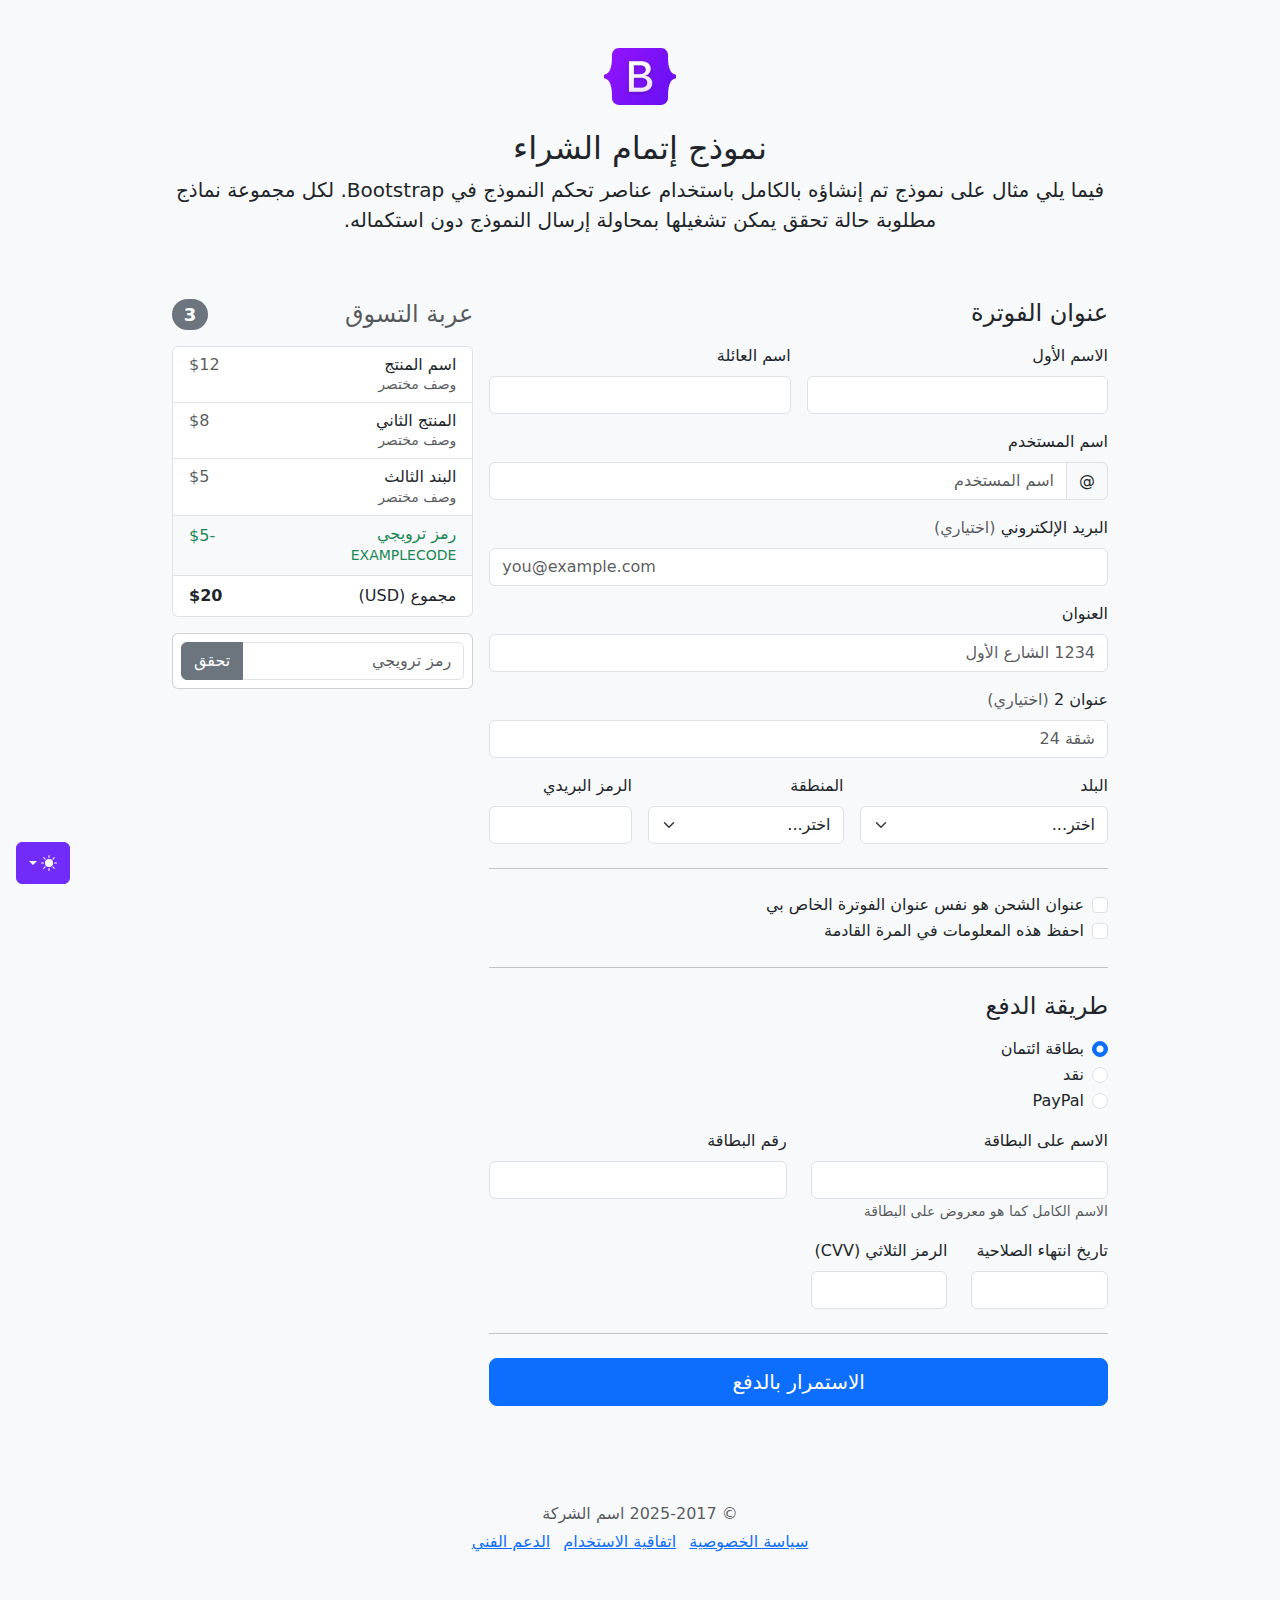
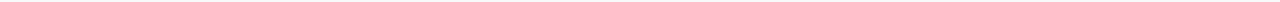
<file: bootstrap-5.3.8-examples/checkout-rtl/index.html>
<!doctype html>
<html lang="ar" dir="rtl" data-bs-theme="auto">
  <head>
    <meta charset="utf-8" />
    <meta name="viewport" content="width=device-width, initial-scale=1" />
    <meta name="description" content="" />
    <meta
      name="author"
      content="Mark Otto, Jacob Thornton, and Bootstrap contributors"
    />
    <meta name="generator" content="Astro v5.13.2" />
    <title>مثال إتمام الشراء · Bootstrap v5.3</title>
    <link
      rel="canonical"
      href="https://getbootstrap.com/docs/5.3/examples/checkout-rtl/"
    />
    <script src="../assets/js/color-modes.js"></script>
    <link href="../assets/dist/css/bootstrap.rtl.min.css" rel="stylesheet" />
    <meta name="theme-color" content="#712cf9" />
    <link href="../checkout/checkout.css" rel="stylesheet" />
    <style>
      .bd-placeholder-img {
        font-size: 1.125rem;
        text-anchor: middle;
        -webkit-user-select: none;
        -moz-user-select: none;
        user-select: none;
      }
      @media (min-width: 768px) {
        .bd-placeholder-img-lg {
          font-size: 3.5rem;
        }
      }
      .b-example-divider {
        width: 100%;
        height: 3rem;
        background-color: #0000001a;
        border: solid rgba(0, 0, 0, 0.15);
        border-width: 1px 0;
        box-shadow:
          inset 0 0.5em 1.5em #0000001a,
          inset 0 0.125em 0.5em #00000026;
      }
      .b-example-vr {
        flex-shrink: 0;
        width: 1.5rem;
        height: 100vh;
      }
      .bi {
        vertical-align: -0.125em;
        fill: currentColor;
      }
      .nav-scroller {
        position: relative;
        z-index: 2;
        height: 2.75rem;
        overflow-y: hidden;
      }
      .nav-scroller .nav {
        display: flex;
        flex-wrap: nowrap;
        padding-bottom: 1rem;
        margin-top: -1px;
        overflow-x: auto;
        text-align: center;
        white-space: nowrap;
        -webkit-overflow-scrolling: touch;
      }
      .btn-bd-primary {
        --bd-violet-bg: #712cf9;
        --bd-violet-rgb: 112.520718, 44.062154, 249.437846;
        --bs-btn-font-weight: 600;
        --bs-btn-color: var(--bs-white);
        --bs-btn-bg: var(--bd-violet-bg);
        --bs-btn-border-color: var(--bd-violet-bg);
        --bs-btn-hover-color: var(--bs-white);
        --bs-btn-hover-bg: #6528e0;
        --bs-btn-hover-border-color: #6528e0;
        --bs-btn-focus-shadow-rgb: var(--bd-violet-rgb);
        --bs-btn-active-color: var(--bs-btn-hover-color);
        --bs-btn-active-bg: #5a23c8;
        --bs-btn-active-border-color: #5a23c8;
      }
      .bd-mode-toggle {
        z-index: 1500;
      }
      .bd-mode-toggle .bi {
        width: 1em;
        height: 1em;
      }
      .bd-mode-toggle .dropdown-menu .active .bi {
        display: block !important;
      }
    </style>
  </head>
  <body class="bg-body-tertiary">
    <svg xmlns="http://www.w3.org/2000/svg" class="d-none">
      <symbol id="check2" viewBox="0 0 16 16">
        <path
          d="M13.854 3.646a.5.5 0 0 1 0 .708l-7 7a.5.5 0 0 1-.708 0l-3.5-3.5a.5.5 0 1 1 .708-.708L6.5 10.293l6.646-6.647a.5.5 0 0 1 .708 0z"
        ></path>
      </symbol>
      <symbol id="circle-half" viewBox="0 0 16 16">
        <path
          d="M8 15A7 7 0 1 0 8 1v14zm0 1A8 8 0 1 1 8 0a8 8 0 0 1 0 16z"
        ></path>
      </symbol>
      <symbol id="moon-stars-fill" viewBox="0 0 16 16">
        <path
          d="M6 .278a.768.768 0 0 1 .08.858 7.208 7.208 0 0 0-.878 3.46c0 4.021 3.278 7.277 7.318 7.277.527 0 1.04-.055 1.533-.16a.787.787 0 0 1 .81.316.733.733 0 0 1-.031.893A8.349 8.349 0 0 1 8.344 16C3.734 16 0 12.286 0 7.71 0 4.266 2.114 1.312 5.124.06A.752.752 0 0 1 6 .278z"
        ></path>
        <path
          d="M10.794 3.148a.217.217 0 0 1 .412 0l.387 1.162c.173.518.579.924 1.097 1.097l1.162.387a.217.217 0 0 1 0 .412l-1.162.387a1.734 1.734 0 0 0-1.097 1.097l-.387 1.162a.217.217 0 0 1-.412 0l-.387-1.162A1.734 1.734 0 0 0 9.31 6.593l-1.162-.387a.217.217 0 0 1 0-.412l1.162-.387a1.734 1.734 0 0 0 1.097-1.097l.387-1.162zM13.863.099a.145.145 0 0 1 .274 0l.258.774c.115.346.386.617.732.732l.774.258a.145.145 0 0 1 0 .274l-.774.258a1.156 1.156 0 0 0-.732.732l-.258.774a.145.145 0 0 1-.274 0l-.258-.774a1.156 1.156 0 0 0-.732-.732l-.774-.258a.145.145 0 0 1 0-.274l.774-.258c.346-.115.617-.386.732-.732L13.863.1z"
        ></path>
      </symbol>
      <symbol id="sun-fill" viewBox="0 0 16 16">
        <path
          d="M8 12a4 4 0 1 0 0-8 4 4 0 0 0 0 8zM8 0a.5.5 0 0 1 .5.5v2a.5.5 0 0 1-1 0v-2A.5.5 0 0 1 8 0zm0 13a.5.5 0 0 1 .5.5v2a.5.5 0 0 1-1 0v-2A.5.5 0 0 1 8 13zm8-5a.5.5 0 0 1-.5.5h-2a.5.5 0 0 1 0-1h2a.5.5 0 0 1 .5.5zM3 8a.5.5 0 0 1-.5.5h-2a.5.5 0 0 1 0-1h2A.5.5 0 0 1 3 8zm10.657-5.657a.5.5 0 0 1 0 .707l-1.414 1.415a.5.5 0 1 1-.707-.708l1.414-1.414a.5.5 0 0 1 .707 0zm-9.193 9.193a.5.5 0 0 1 0 .707L3.05 13.657a.5.5 0 0 1-.707-.707l1.414-1.414a.5.5 0 0 1 .707 0zm9.193 2.121a.5.5 0 0 1-.707 0l-1.414-1.414a.5.5 0 0 1 .707-.707l1.414 1.414a.5.5 0 0 1 0 .707zM4.464 4.465a.5.5 0 0 1-.707 0L2.343 3.05a.5.5 0 1 1 .707-.707l1.414 1.414a.5.5 0 0 1 0 .708z"
        ></path>
      </symbol>
    </svg>
    <div
      class="dropdown position-fixed bottom-0 end-0 mb-3 me-3 bd-mode-toggle"
    >
      <button
        class="btn btn-bd-primary py-2 dropdown-toggle d-flex align-items-center"
        id="bd-theme"
        type="button"
        aria-expanded="false"
        data-bs-toggle="dropdown"
        aria-label="Toggle theme (auto)"
      >
        <svg class="bi my-1 theme-icon-active" aria-hidden="true">
          <use href="#circle-half"></use>
        </svg>
        <span class="visually-hidden" id="bd-theme-text">Toggle theme</span>
      </button>
      <ul
        class="dropdown-menu dropdown-menu-end shadow"
        aria-labelledby="bd-theme-text"
      >
        <li>
          <button
            type="button"
            class="dropdown-item d-flex align-items-center"
            data-bs-theme-value="light"
            aria-pressed="false"
          >
            <svg class="bi me-2 opacity-50" aria-hidden="true">
              <use href="#sun-fill"></use>
            </svg>
            Light
            <svg class="bi ms-auto d-none" aria-hidden="true">
              <use href="#check2"></use>
            </svg>
          </button>
        </li>
        <li>
          <button
            type="button"
            class="dropdown-item d-flex align-items-center"
            data-bs-theme-value="dark"
            aria-pressed="false"
          >
            <svg class="bi me-2 opacity-50" aria-hidden="true">
              <use href="#moon-stars-fill"></use>
            </svg>
            Dark
            <svg class="bi ms-auto d-none" aria-hidden="true">
              <use href="#check2"></use>
            </svg>
          </button>
        </li>
        <li>
          <button
            type="button"
            class="dropdown-item d-flex align-items-center active"
            data-bs-theme-value="auto"
            aria-pressed="true"
          >
            <svg class="bi me-2 opacity-50" aria-hidden="true">
              <use href="#circle-half"></use>
            </svg>
            Auto
            <svg class="bi ms-auto d-none" aria-hidden="true">
              <use href="#check2"></use>
            </svg>
          </button>
        </li>
      </ul>
    </div>
    <div class="container">
      <main>
        <div class="py-5 text-center">
          <img
            class="d-block mx-auto mb-4"
            src="../assets/brand/bootstrap-logo.svg"
            alt=""
            width="72"
            height="57"
          />
          <h1 class="h2">نموذج إتمام الشراء</h1>
          <p class="lead">
            فيما يلي مثال على نموذج تم إنشاؤه بالكامل باستخدام عناصر تحكم
            النموذج في Bootstrap. لكل مجموعة نماذج مطلوبة حالة تحقق يمكن تشغيلها
            بمحاولة إرسال النموذج دون استكماله.
          </p>
        </div>
        <div class="row g-3">
          <div class="col-md-5 col-lg-4 order-md-last">
            <h4 class="d-flex justify-content-between align-items-center mb-3">
              <span class="text-body-secondary">عربة التسوق</span>
              <span class="badge bg-secondary rounded-pill">3</span>
            </h4>
            <ul class="list-group mb-3">
              <li class="list-group-item d-flex justify-content-between lh-sm">
                <div>
                  <h6 class="my-0">اسم المنتج</h6>
                  <small class="text-body-secondary">وصف مختصر</small>
                </div>
                <span class="text-body-secondary">$12</span>
              </li>
              <li class="list-group-item d-flex justify-content-between lh-sm">
                <div>
                  <h6 class="my-0">المنتج الثاني</h6>
                  <small class="text-body-secondary">وصف مختصر</small>
                </div>
                <span class="text-body-secondary">$8</span>
              </li>
              <li class="list-group-item d-flex justify-content-between lh-sm">
                <div>
                  <h6 class="my-0">البند الثالث</h6>
                  <small class="text-body-secondary">وصف مختصر</small>
                </div>
                <span class="text-body-secondary">$5</span>
              </li>
              <li
                class="list-group-item d-flex justify-content-between bg-body-tertiary"
              >
                <div class="text-success">
                  <h6 class="my-0">رمز ترويجي</h6>
                  <small>EXAMPLECODE</small>
                </div>
                <span class="text-success">-$5</span>
              </li>
              <li class="list-group-item d-flex justify-content-between">
                <span>مجموع (USD)</span> <strong>$20</strong>
              </li>
            </ul>
            <form class="card p-2">
              <div class="input-group">
                <input
                  type="text"
                  class="form-control"
                  placeholder="رمز ترويجي"
                />
                <button type="submit" class="btn btn-secondary">تحقق</button>
              </div>
            </form>
          </div>
          <div class="col-md-7 col-lg-8">
            <h4 class="mb-3">عنوان الفوترة</h4>
            <form class="needs-validation" novalidate>
              <div class="row g-3">
                <div class="col-sm-6">
                  <label for="firstName" class="form-label">الاسم الأول</label>
                  <input
                    type="text"
                    class="form-control"
                    id="firstName"
                    placeholder=""
                    value=""
                    required
                  />
                  <div class="invalid-feedback">يرجى إدخال اسم أول صحيح.</div>
                </div>
                <div class="col-sm-6">
                  <label for="lastName" class="form-label">اسم العائلة</label>
                  <input
                    type="text"
                    class="form-control"
                    id="lastName"
                    placeholder=""
                    value=""
                    required
                  />
                  <div class="invalid-feedback">يرجى إدخال اسم عائلة صحيح.</div>
                </div>
                <div class="col-12">
                  <label for="username" class="form-label">اسم المستخدم</label>
                  <div class="input-group has-validation">
                    <span class="input-group-text">@</span>
                    <input
                      type="text"
                      class="form-control"
                      id="username"
                      placeholder="اسم المستخدم"
                      required
                    />
                    <div class="invalid-feedback">
                      اسم المستخدم الخاص بك مطلوب.
                    </div>
                  </div>
                </div>
                <div class="col-12">
                  <label for="email" class="form-label"
                    >البريد الإلكتروني
                    <span class="text-body-secondary">(اختياري)</span></label
                  >
                  <input
                    type="email"
                    class="form-control"
                    id="email"
                    placeholder="you@example.com"
                  />
                  <div class="invalid-feedback">
                    يرجى إدخال عنوان بريد إلكتروني صحيح لتصلكم تحديثات الشحن.
                  </div>
                </div>
                <div class="col-12">
                  <label for="address" class="form-label">العنوان</label>
                  <input
                    type="text"
                    class="form-control"
                    id="address"
                    placeholder="1234 الشارع الأول"
                    required
                  />
                  <div class="invalid-feedback">
                    يرجى إدخال عنوان الشحن الخاص بك.
                  </div>
                </div>
                <div class="col-12">
                  <label for="address2" class="form-label"
                    >عنوان 2
                    <span class="text-body-secondary">(اختياري)</span></label
                  >
                  <input
                    type="text"
                    class="form-control"
                    id="address2"
                    placeholder="شقة 24"
                  />
                </div>
                <div class="col-md-5">
                  <label for="country" class="form-label">البلد</label>
                  <select class="form-select" id="country" required>
                    <option value="">اختر...</option>
                    <option>الولايات المتحدة الأمريكية</option>
                  </select>
                  <div class="invalid-feedback">يرجى اختيار بلد صحيح.</div>
                </div>
                <div class="col-md-4">
                  <label for="state" class="form-label">المنطقة</label>
                  <select class="form-select" id="state" required>
                    <option value="">اختر...</option>
                    <option>كاليفورنيا</option>
                  </select>
                  <div class="invalid-feedback">
                    يرجى اختيار اسم منطقة صحيح.
                  </div>
                </div>
                <div class="col-md-3">
                  <label for="zip" class="form-label">الرمز البريدي</label>
                  <input
                    type="text"
                    class="form-control"
                    id="zip"
                    placeholder=""
                    required
                  />
                  <div class="invalid-feedback">الرمز البريدي مطلوب.</div>
                </div>
              </div>
              <hr class="my-4" />
              <div class="form-check">
                <input
                  type="checkbox"
                  class="form-check-input"
                  id="same-address"
                />
                <label class="form-check-label" for="same-address"
                  >عنوان الشحن هو نفس عنوان الفوترة الخاص بي</label
                >
              </div>
              <div class="form-check">
                <input
                  type="checkbox"
                  class="form-check-input"
                  id="save-info"
                />
                <label class="form-check-label" for="save-info"
                  >احفظ هذه المعلومات في المرة القادمة</label
                >
              </div>
              <hr class="my-4" />
              <h4 class="mb-3">طريقة الدفع</h4>
              <div class="my-3">
                <div class="form-check">
                  <input
                    id="credit"
                    name="paymentMethod"
                    type="radio"
                    class="form-check-input"
                    checked
                    required
                  />
                  <label class="form-check-label" for="credit"
                    >بطاقة ائتمان</label
                  >
                </div>
                <div class="form-check">
                  <input
                    id="cash"
                    name="paymentMethod"
                    type="radio"
                    class="form-check-input"
                    required
                  />
                  <label class="form-check-label" for="cash">نقد</label>
                </div>
                <div class="form-check">
                  <input
                    id="paypal"
                    name="paymentMethod"
                    type="radio"
                    class="form-check-input"
                    required
                  />
                  <label class="form-check-label" for="paypal">PayPal</label>
                </div>
              </div>
              <div class="row gy-3">
                <div class="col-md-6">
                  <label for="cc-name" class="form-label"
                    >الاسم على البطاقة</label
                  >
                  <input
                    type="text"
                    class="form-control"
                    id="cc-name"
                    placeholder=""
                    required
                  />
                  <small class="text-body-secondary"
                    >الاسم الكامل كما هو معروض على البطاقة</small
                  >
                  <div class="invalid-feedback">الاسم على البطاقة مطلوب</div>
                </div>
                <div class="col-md-6">
                  <label for="cc-number" class="form-label">رقم البطاقة</label>
                  <input
                    type="text"
                    class="form-control"
                    id="cc-number"
                    placeholder=""
                    required
                  />
                  <div class="invalid-feedback">رقم بطاقة الائتمان مطلوب</div>
                </div>
                <div class="col-md-3">
                  <label for="cc-expiration" class="form-label"
                    >تاريخ انتهاء الصلاحية</label
                  >
                  <input
                    type="text"
                    class="form-control"
                    id="cc-expiration"
                    placeholder=""
                    required
                  />
                  <div class="invalid-feedback">
                    تاريخ انتهاء الصلاحية مطلوب
                  </div>
                </div>
                <div class="col-md-3">
                  <label for="cc-cvv" class="form-label"
                    >الرمز الثلاثي (CVV)</label
                  >
                  <input
                    type="text"
                    class="form-control"
                    id="cc-cvv"
                    placeholder=""
                    required
                  />
                  <div class="invalid-feedback">رمز الحماية مطلوب</div>
                </div>
              </div>
              <hr class="my-4" />
              <button class="w-100 btn btn-primary btn-lg" type="submit">
                الاستمرار بالدفع
              </button>
            </form>
          </div>
        </div>
      </main>
      <footer class="my-5 pt-5 text-body-secondary text-center text-small">
        <p class="mb-1">&copy; 2025-2017 اسم الشركة</p>
        <ul class="list-inline">
          <li class="list-inline-item"><a href="#">سياسة الخصوصية</a></li>
          <li class="list-inline-item"><a href="#">اتفاقية الاستخدام</a></li>
          <li class="list-inline-item"><a href="#">الدعم الفني</a></li>
        </ul>
      </footer>
    </div>
    <script
      src="../assets/dist/js/bootstrap.bundle.min.js"
      class="astro-vvvwv3sm"
    ></script>
    <script src="../checkout/checkout.js" class="astro-vvvwv3sm"></script>
  </body>
</html>
</file>
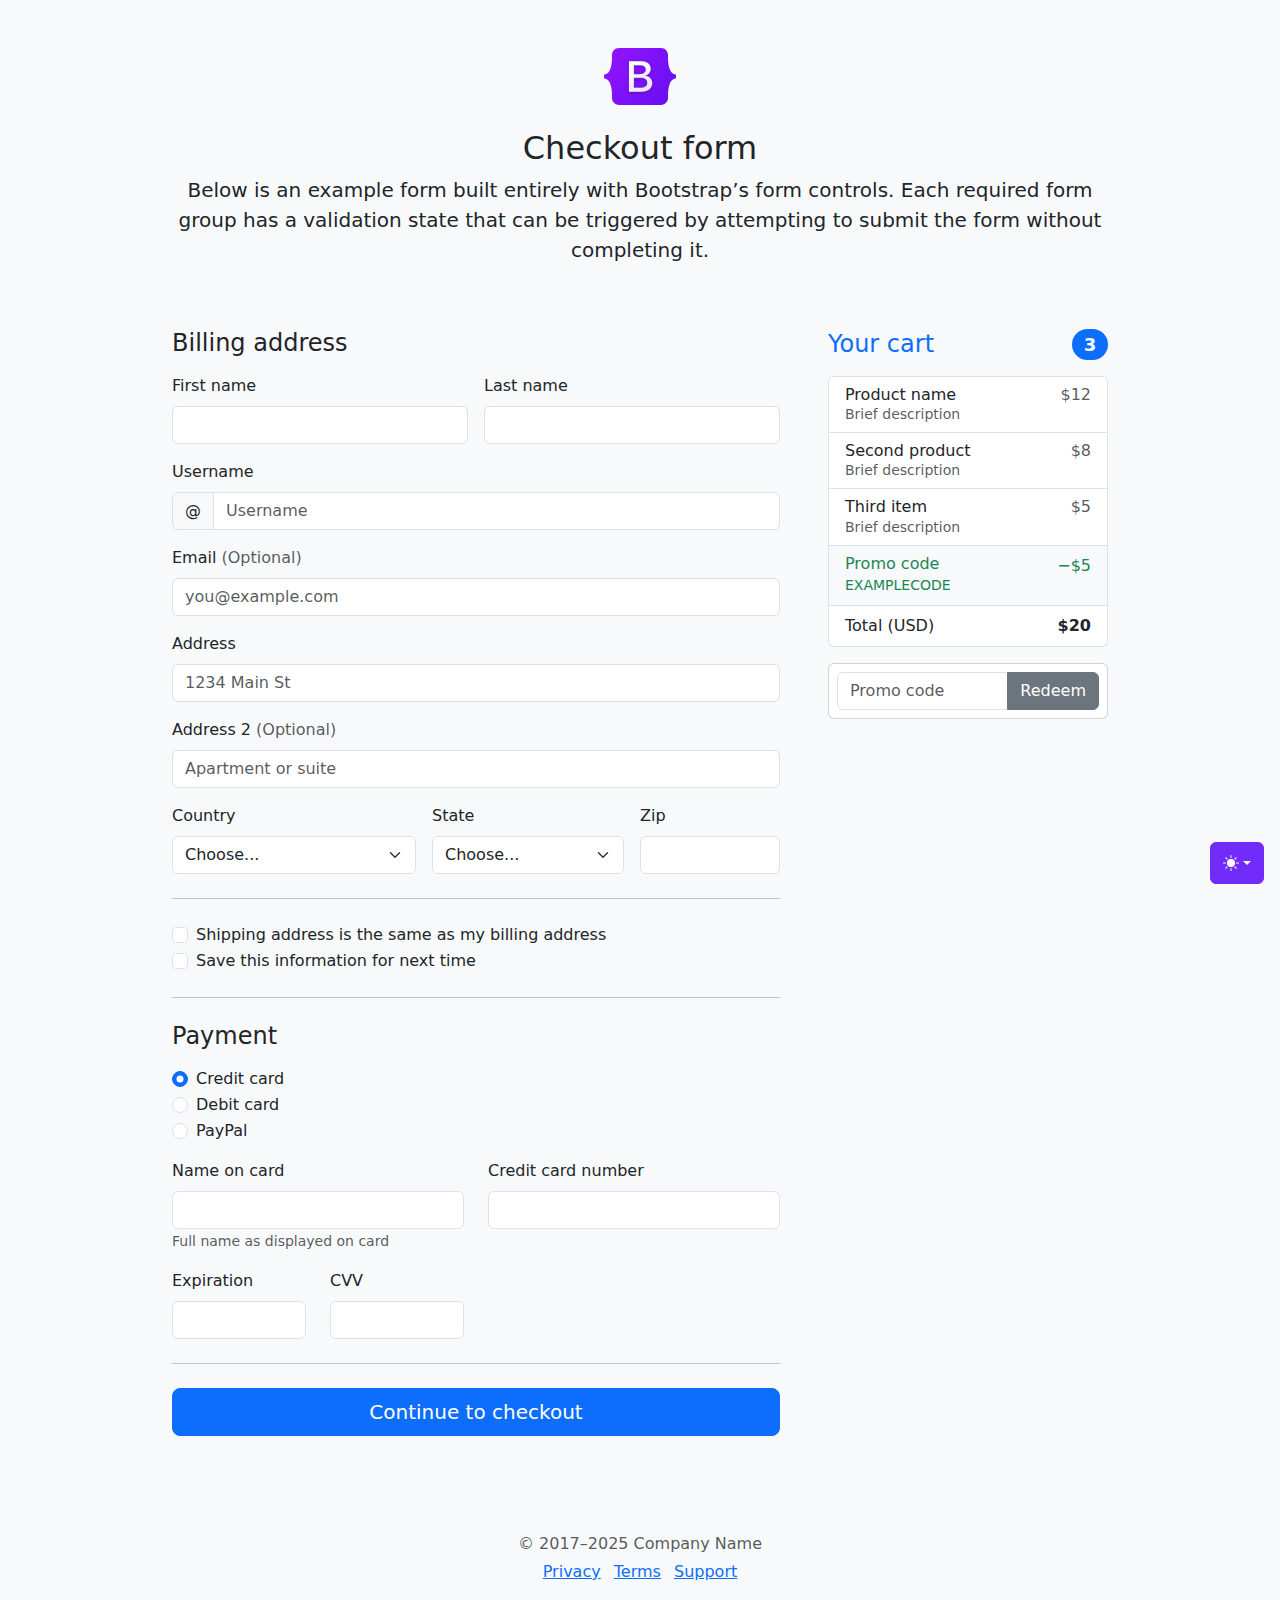
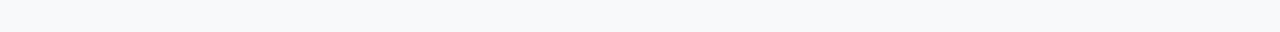
<file: bootstrap-5.3.8-examples/checkout/index.html>
<!doctype html>
<html lang="en" data-bs-theme="auto">
  <head>
    <meta charset="utf-8" />
    <meta name="viewport" content="width=device-width, initial-scale=1" />
    <meta name="description" content="" />
    <meta
      name="author"
      content="Mark Otto, Jacob Thornton, and Bootstrap contributors"
    />
    <meta name="generator" content="Astro v5.13.2" />
    <title>Checkout example · Bootstrap v5.3</title>
    <link
      rel="canonical"
      href="https://getbootstrap.com/docs/5.3/examples/checkout/"
    />
    <script src="../assets/js/color-modes.js"></script>
    <link href="../assets/dist/css/bootstrap.min.css" rel="stylesheet" />
    <meta name="theme-color" content="#712cf9" />
    <link href="checkout.css" rel="stylesheet" />
    <style>
      .bd-placeholder-img {
        font-size: 1.125rem;
        text-anchor: middle;
        -webkit-user-select: none;
        -moz-user-select: none;
        user-select: none;
      }
      @media (min-width: 768px) {
        .bd-placeholder-img-lg {
          font-size: 3.5rem;
        }
      }
      .b-example-divider {
        width: 100%;
        height: 3rem;
        background-color: #0000001a;
        border: solid rgba(0, 0, 0, 0.15);
        border-width: 1px 0;
        box-shadow:
          inset 0 0.5em 1.5em #0000001a,
          inset 0 0.125em 0.5em #00000026;
      }
      .b-example-vr {
        flex-shrink: 0;
        width: 1.5rem;
        height: 100vh;
      }
      .bi {
        vertical-align: -0.125em;
        fill: currentColor;
      }
      .nav-scroller {
        position: relative;
        z-index: 2;
        height: 2.75rem;
        overflow-y: hidden;
      }
      .nav-scroller .nav {
        display: flex;
        flex-wrap: nowrap;
        padding-bottom: 1rem;
        margin-top: -1px;
        overflow-x: auto;
        text-align: center;
        white-space: nowrap;
        -webkit-overflow-scrolling: touch;
      }
      .btn-bd-primary {
        --bd-violet-bg: #712cf9;
        --bd-violet-rgb: 112.520718, 44.062154, 249.437846;
        --bs-btn-font-weight: 600;
        --bs-btn-color: var(--bs-white);
        --bs-btn-bg: var(--bd-violet-bg);
        --bs-btn-border-color: var(--bd-violet-bg);
        --bs-btn-hover-color: var(--bs-white);
        --bs-btn-hover-bg: #6528e0;
        --bs-btn-hover-border-color: #6528e0;
        --bs-btn-focus-shadow-rgb: var(--bd-violet-rgb);
        --bs-btn-active-color: var(--bs-btn-hover-color);
        --bs-btn-active-bg: #5a23c8;
        --bs-btn-active-border-color: #5a23c8;
      }
      .bd-mode-toggle {
        z-index: 1500;
      }
      .bd-mode-toggle .bi {
        width: 1em;
        height: 1em;
      }
      .bd-mode-toggle .dropdown-menu .active .bi {
        display: block !important;
      }
    </style>
  </head>
  <body class="bg-body-tertiary">
    <svg xmlns="http://www.w3.org/2000/svg" class="d-none">
      <symbol id="check2" viewBox="0 0 16 16">
        <path
          d="M13.854 3.646a.5.5 0 0 1 0 .708l-7 7a.5.5 0 0 1-.708 0l-3.5-3.5a.5.5 0 1 1 .708-.708L6.5 10.293l6.646-6.647a.5.5 0 0 1 .708 0z"
        ></path>
      </symbol>
      <symbol id="circle-half" viewBox="0 0 16 16">
        <path
          d="M8 15A7 7 0 1 0 8 1v14zm0 1A8 8 0 1 1 8 0a8 8 0 0 1 0 16z"
        ></path>
      </symbol>
      <symbol id="moon-stars-fill" viewBox="0 0 16 16">
        <path
          d="M6 .278a.768.768 0 0 1 .08.858 7.208 7.208 0 0 0-.878 3.46c0 4.021 3.278 7.277 7.318 7.277.527 0 1.04-.055 1.533-.16a.787.787 0 0 1 .81.316.733.733 0 0 1-.031.893A8.349 8.349 0 0 1 8.344 16C3.734 16 0 12.286 0 7.71 0 4.266 2.114 1.312 5.124.06A.752.752 0 0 1 6 .278z"
        ></path>
        <path
          d="M10.794 3.148a.217.217 0 0 1 .412 0l.387 1.162c.173.518.579.924 1.097 1.097l1.162.387a.217.217 0 0 1 0 .412l-1.162.387a1.734 1.734 0 0 0-1.097 1.097l-.387 1.162a.217.217 0 0 1-.412 0l-.387-1.162A1.734 1.734 0 0 0 9.31 6.593l-1.162-.387a.217.217 0 0 1 0-.412l1.162-.387a1.734 1.734 0 0 0 1.097-1.097l.387-1.162zM13.863.099a.145.145 0 0 1 .274 0l.258.774c.115.346.386.617.732.732l.774.258a.145.145 0 0 1 0 .274l-.774.258a1.156 1.156 0 0 0-.732.732l-.258.774a.145.145 0 0 1-.274 0l-.258-.774a1.156 1.156 0 0 0-.732-.732l-.774-.258a.145.145 0 0 1 0-.274l.774-.258c.346-.115.617-.386.732-.732L13.863.1z"
        ></path>
      </symbol>
      <symbol id="sun-fill" viewBox="0 0 16 16">
        <path
          d="M8 12a4 4 0 1 0 0-8 4 4 0 0 0 0 8zM8 0a.5.5 0 0 1 .5.5v2a.5.5 0 0 1-1 0v-2A.5.5 0 0 1 8 0zm0 13a.5.5 0 0 1 .5.5v2a.5.5 0 0 1-1 0v-2A.5.5 0 0 1 8 13zm8-5a.5.5 0 0 1-.5.5h-2a.5.5 0 0 1 0-1h2a.5.5 0 0 1 .5.5zM3 8a.5.5 0 0 1-.5.5h-2a.5.5 0 0 1 0-1h2A.5.5 0 0 1 3 8zm10.657-5.657a.5.5 0 0 1 0 .707l-1.414 1.415a.5.5 0 1 1-.707-.708l1.414-1.414a.5.5 0 0 1 .707 0zm-9.193 9.193a.5.5 0 0 1 0 .707L3.05 13.657a.5.5 0 0 1-.707-.707l1.414-1.414a.5.5 0 0 1 .707 0zm9.193 2.121a.5.5 0 0 1-.707 0l-1.414-1.414a.5.5 0 0 1 .707-.707l1.414 1.414a.5.5 0 0 1 0 .707zM4.464 4.465a.5.5 0 0 1-.707 0L2.343 3.05a.5.5 0 1 1 .707-.707l1.414 1.414a.5.5 0 0 1 0 .708z"
        ></path>
      </symbol>
    </svg>
    <div
      class="dropdown position-fixed bottom-0 end-0 mb-3 me-3 bd-mode-toggle"
    >
      <button
        class="btn btn-bd-primary py-2 dropdown-toggle d-flex align-items-center"
        id="bd-theme"
        type="button"
        aria-expanded="false"
        data-bs-toggle="dropdown"
        aria-label="Toggle theme (auto)"
      >
        <svg class="bi my-1 theme-icon-active" aria-hidden="true">
          <use href="#circle-half"></use>
        </svg>
        <span class="visually-hidden" id="bd-theme-text">Toggle theme</span>
      </button>
      <ul
        class="dropdown-menu dropdown-menu-end shadow"
        aria-labelledby="bd-theme-text"
      >
        <li>
          <button
            type="button"
            class="dropdown-item d-flex align-items-center"
            data-bs-theme-value="light"
            aria-pressed="false"
          >
            <svg class="bi me-2 opacity-50" aria-hidden="true">
              <use href="#sun-fill"></use>
            </svg>
            Light
            <svg class="bi ms-auto d-none" aria-hidden="true">
              <use href="#check2"></use>
            </svg>
          </button>
        </li>
        <li>
          <button
            type="button"
            class="dropdown-item d-flex align-items-center"
            data-bs-theme-value="dark"
            aria-pressed="false"
          >
            <svg class="bi me-2 opacity-50" aria-hidden="true">
              <use href="#moon-stars-fill"></use>
            </svg>
            Dark
            <svg class="bi ms-auto d-none" aria-hidden="true">
              <use href="#check2"></use>
            </svg>
          </button>
        </li>
        <li>
          <button
            type="button"
            class="dropdown-item d-flex align-items-center active"
            data-bs-theme-value="auto"
            aria-pressed="true"
          >
            <svg class="bi me-2 opacity-50" aria-hidden="true">
              <use href="#circle-half"></use>
            </svg>
            Auto
            <svg class="bi ms-auto d-none" aria-hidden="true">
              <use href="#check2"></use>
            </svg>
          </button>
        </li>
      </ul>
    </div>
    <div class="container">
      <main>
        <div class="py-5 text-center">
          <img
            class="d-block mx-auto mb-4"
            src="../assets/brand/bootstrap-logo.svg"
            alt=""
            width="72"
            height="57"
          />
          <h1 class="h2">Checkout form</h1>
          <p class="lead">
            Below is an example form built entirely with Bootstrap’s form
            controls. Each required form group has a validation state that can
            be triggered by attempting to submit the form without completing it.
          </p>
        </div>
        <div class="row g-5">
          <div class="col-md-5 col-lg-4 order-md-last">
            <h4 class="d-flex justify-content-between align-items-center mb-3">
              <span class="text-primary">Your cart</span>
              <span class="badge bg-primary rounded-pill">3</span>
            </h4>
            <ul class="list-group mb-3">
              <li class="list-group-item d-flex justify-content-between lh-sm">
                <div>
                  <h6 class="my-0">Product name</h6>
                  <small class="text-body-secondary">Brief description</small>
                </div>
                <span class="text-body-secondary">$12</span>
              </li>
              <li class="list-group-item d-flex justify-content-between lh-sm">
                <div>
                  <h6 class="my-0">Second product</h6>
                  <small class="text-body-secondary">Brief description</small>
                </div>
                <span class="text-body-secondary">$8</span>
              </li>
              <li class="list-group-item d-flex justify-content-between lh-sm">
                <div>
                  <h6 class="my-0">Third item</h6>
                  <small class="text-body-secondary">Brief description</small>
                </div>
                <span class="text-body-secondary">$5</span>
              </li>
              <li
                class="list-group-item d-flex justify-content-between bg-body-tertiary"
              >
                <div class="text-success">
                  <h6 class="my-0">Promo code</h6>
                  <small>EXAMPLECODE</small>
                </div>
                <span class="text-success">−$5</span>
              </li>
              <li class="list-group-item d-flex justify-content-between">
                <span>Total (USD)</span> <strong>$20</strong>
              </li>
            </ul>
            <form class="card p-2">
              <div class="input-group">
                <input
                  type="text"
                  class="form-control"
                  placeholder="Promo code"
                />
                <button type="submit" class="btn btn-secondary">Redeem</button>
              </div>
            </form>
          </div>
          <div class="col-md-7 col-lg-8">
            <h4 class="mb-3">Billing address</h4>
            <form class="needs-validation" novalidate>
              <div class="row g-3">
                <div class="col-sm-6">
                  <label for="firstName" class="form-label">First name</label>
                  <input
                    type="text"
                    class="form-control"
                    id="firstName"
                    placeholder=""
                    value=""
                    required
                  />
                  <div class="invalid-feedback">
                    Valid first name is required.
                  </div>
                </div>
                <div class="col-sm-6">
                  <label for="lastName" class="form-label">Last name</label>
                  <input
                    type="text"
                    class="form-control"
                    id="lastName"
                    placeholder=""
                    value=""
                    required
                  />
                  <div class="invalid-feedback">
                    Valid last name is required.
                  </div>
                </div>
                <div class="col-12">
                  <label for="username" class="form-label">Username</label>
                  <div class="input-group has-validation">
                    <span class="input-group-text">@</span>
                    <input
                      type="text"
                      class="form-control"
                      id="username"
                      placeholder="Username"
                      required
                    />
                    <div class="invalid-feedback">
                      Your username is required.
                    </div>
                  </div>
                </div>
                <div class="col-12">
                  <label for="email" class="form-label"
                    >Email
                    <span class="text-body-secondary">(Optional)</span></label
                  >
                  <input
                    type="email"
                    class="form-control"
                    id="email"
                    placeholder="you@example.com"
                  />
                  <div class="invalid-feedback">
                    Please enter a valid email address for shipping updates.
                  </div>
                </div>
                <div class="col-12">
                  <label for="address" class="form-label">Address</label>
                  <input
                    type="text"
                    class="form-control"
                    id="address"
                    placeholder="1234 Main St"
                    required
                  />
                  <div class="invalid-feedback">
                    Please enter your shipping address.
                  </div>
                </div>
                <div class="col-12">
                  <label for="address2" class="form-label"
                    >Address 2
                    <span class="text-body-secondary">(Optional)</span></label
                  >
                  <input
                    type="text"
                    class="form-control"
                    id="address2"
                    placeholder="Apartment or suite"
                  />
                </div>
                <div class="col-md-5">
                  <label for="country" class="form-label">Country</label>
                  <select class="form-select" id="country" required>
                    <option value="">Choose...</option>
                    <option>United States</option>
                  </select>
                  <div class="invalid-feedback">
                    Please select a valid country.
                  </div>
                </div>
                <div class="col-md-4">
                  <label for="state" class="form-label">State</label>
                  <select class="form-select" id="state" required>
                    <option value="">Choose...</option>
                    <option>California</option>
                  </select>
                  <div class="invalid-feedback">
                    Please provide a valid state.
                  </div>
                </div>
                <div class="col-md-3">
                  <label for="zip" class="form-label">Zip</label>
                  <input
                    type="text"
                    class="form-control"
                    id="zip"
                    placeholder=""
                    required
                  />
                  <div class="invalid-feedback">Zip code required.</div>
                </div>
              </div>
              <hr class="my-4" />
              <div class="form-check">
                <input
                  type="checkbox"
                  class="form-check-input"
                  id="same-address"
                />
                <label class="form-check-label" for="same-address"
                  >Shipping address is the same as my billing address</label
                >
              </div>
              <div class="form-check">
                <input
                  type="checkbox"
                  class="form-check-input"
                  id="save-info"
                />
                <label class="form-check-label" for="save-info"
                  >Save this information for next time</label
                >
              </div>
              <hr class="my-4" />
              <h4 class="mb-3">Payment</h4>
              <div class="my-3">
                <div class="form-check">
                  <input
                    id="credit"
                    name="paymentMethod"
                    type="radio"
                    class="form-check-input"
                    checked
                    required
                  />
                  <label class="form-check-label" for="credit"
                    >Credit card</label
                  >
                </div>
                <div class="form-check">
                  <input
                    id="debit"
                    name="paymentMethod"
                    type="radio"
                    class="form-check-input"
                    required
                  />
                  <label class="form-check-label" for="debit">Debit card</label>
                </div>
                <div class="form-check">
                  <input
                    id="paypal"
                    name="paymentMethod"
                    type="radio"
                    class="form-check-input"
                    required
                  />
                  <label class="form-check-label" for="paypal">PayPal</label>
                </div>
              </div>
              <div class="row gy-3">
                <div class="col-md-6">
                  <label for="cc-name" class="form-label">Name on card</label>
                  <input
                    type="text"
                    class="form-control"
                    id="cc-name"
                    placeholder=""
                    required
                  />
                  <small class="text-body-secondary"
                    >Full name as displayed on card</small
                  >
                  <div class="invalid-feedback">Name on card is required</div>
                </div>
                <div class="col-md-6">
                  <label for="cc-number" class="form-label"
                    >Credit card number</label
                  >
                  <input
                    type="text"
                    class="form-control"
                    id="cc-number"
                    placeholder=""
                    required
                  />
                  <div class="invalid-feedback">
                    Credit card number is required
                  </div>
                </div>
                <div class="col-md-3">
                  <label for="cc-expiration" class="form-label"
                    >Expiration</label
                  >
                  <input
                    type="text"
                    class="form-control"
                    id="cc-expiration"
                    placeholder=""
                    required
                  />
                  <div class="invalid-feedback">Expiration date required</div>
                </div>
                <div class="col-md-3">
                  <label for="cc-cvv" class="form-label">CVV</label>
                  <input
                    type="text"
                    class="form-control"
                    id="cc-cvv"
                    placeholder=""
                    required
                  />
                  <div class="invalid-feedback">Security code required</div>
                </div>
              </div>
              <hr class="my-4" />
              <button class="w-100 btn btn-primary btn-lg" type="submit">
                Continue to checkout
              </button>
            </form>
          </div>
        </div>
      </main>
      <footer class="my-5 pt-5 text-body-secondary text-center text-small">
        <p class="mb-1">&copy; 2017–2025 Company Name</p>
        <ul class="list-inline">
          <li class="list-inline-item"><a href="#">Privacy</a></li>
          <li class="list-inline-item"><a href="#">Terms</a></li>
          <li class="list-inline-item"><a href="#">Support</a></li>
        </ul>
      </footer>
    </div>
    <script
      src="../assets/dist/js/bootstrap.bundle.min.js"
      class="astro-vvvwv3sm"
    ></script>
    <script src="checkout.js" class="astro-vvvwv3sm"></script>
  </body>
</html>
</file>
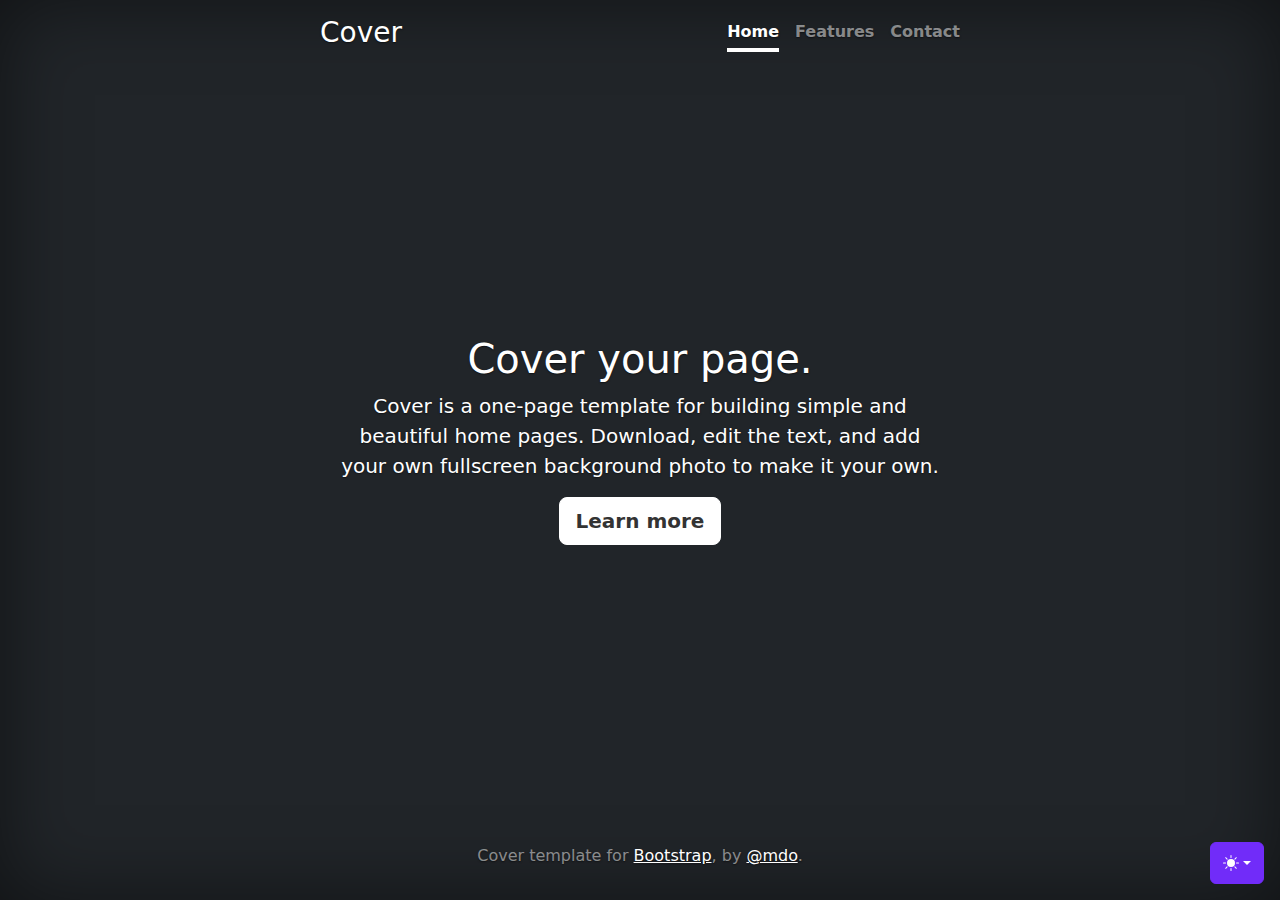
<file: bootstrap-5.3.8-examples/cover/index.html>
<!doctype html>
<html lang="en" class="h-100" data-bs-theme="auto">
  <head>
    <meta charset="utf-8" />
    <meta name="viewport" content="width=device-width, initial-scale=1" />
    <meta name="description" content="" />
    <meta
      name="author"
      content="Mark Otto, Jacob Thornton, and Bootstrap contributors"
    />
    <meta name="generator" content="Astro v5.13.2" />
    <title>Cover Template · Bootstrap v5.3</title>
    <link
      rel="canonical"
      href="https://getbootstrap.com/docs/5.3/examples/cover/"
    />
    <script src="../assets/js/color-modes.js"></script>
    <link href="../assets/dist/css/bootstrap.min.css" rel="stylesheet" />
    <meta name="theme-color" content="#712cf9" />
    <link href="cover.css" rel="stylesheet" />
    <style>
      .bd-placeholder-img {
        font-size: 1.125rem;
        text-anchor: middle;
        -webkit-user-select: none;
        -moz-user-select: none;
        user-select: none;
      }
      @media (min-width: 768px) {
        .bd-placeholder-img-lg {
          font-size: 3.5rem;
        }
      }
      .b-example-divider {
        width: 100%;
        height: 3rem;
        background-color: #0000001a;
        border: solid rgba(0, 0, 0, 0.15);
        border-width: 1px 0;
        box-shadow:
          inset 0 0.5em 1.5em #0000001a,
          inset 0 0.125em 0.5em #00000026;
      }
      .b-example-vr {
        flex-shrink: 0;
        width: 1.5rem;
        height: 100vh;
      }
      .bi {
        vertical-align: -0.125em;
        fill: currentColor;
      }
      .nav-scroller {
        position: relative;
        z-index: 2;
        height: 2.75rem;
        overflow-y: hidden;
      }
      .nav-scroller .nav {
        display: flex;
        flex-wrap: nowrap;
        padding-bottom: 1rem;
        margin-top: -1px;
        overflow-x: auto;
        text-align: center;
        white-space: nowrap;
        -webkit-overflow-scrolling: touch;
      }
      .btn-bd-primary {
        --bd-violet-bg: #712cf9;
        --bd-violet-rgb: 112.520718, 44.062154, 249.437846;
        --bs-btn-font-weight: 600;
        --bs-btn-color: var(--bs-white);
        --bs-btn-bg: var(--bd-violet-bg);
        --bs-btn-border-color: var(--bd-violet-bg);
        --bs-btn-hover-color: var(--bs-white);
        --bs-btn-hover-bg: #6528e0;
        --bs-btn-hover-border-color: #6528e0;
        --bs-btn-focus-shadow-rgb: var(--bd-violet-rgb);
        --bs-btn-active-color: var(--bs-btn-hover-color);
        --bs-btn-active-bg: #5a23c8;
        --bs-btn-active-border-color: #5a23c8;
      }
      .bd-mode-toggle {
        z-index: 1500;
      }
      .bd-mode-toggle .bi {
        width: 1em;
        height: 1em;
      }
      .bd-mode-toggle .dropdown-menu .active .bi {
        display: block !important;
      }
    </style>
  </head>
  <body class="d-flex h-100 text-center text-bg-dark">
    <svg xmlns="http://www.w3.org/2000/svg" class="d-none">
      <symbol id="check2" viewBox="0 0 16 16">
        <path
          d="M13.854 3.646a.5.5 0 0 1 0 .708l-7 7a.5.5 0 0 1-.708 0l-3.5-3.5a.5.5 0 1 1 .708-.708L6.5 10.293l6.646-6.647a.5.5 0 0 1 .708 0z"
        ></path>
      </symbol>
      <symbol id="circle-half" viewBox="0 0 16 16">
        <path
          d="M8 15A7 7 0 1 0 8 1v14zm0 1A8 8 0 1 1 8 0a8 8 0 0 1 0 16z"
        ></path>
      </symbol>
      <symbol id="moon-stars-fill" viewBox="0 0 16 16">
        <path
          d="M6 .278a.768.768 0 0 1 .08.858 7.208 7.208 0 0 0-.878 3.46c0 4.021 3.278 7.277 7.318 7.277.527 0 1.04-.055 1.533-.16a.787.787 0 0 1 .81.316.733.733 0 0 1-.031.893A8.349 8.349 0 0 1 8.344 16C3.734 16 0 12.286 0 7.71 0 4.266 2.114 1.312 5.124.06A.752.752 0 0 1 6 .278z"
        ></path>
        <path
          d="M10.794 3.148a.217.217 0 0 1 .412 0l.387 1.162c.173.518.579.924 1.097 1.097l1.162.387a.217.217 0 0 1 0 .412l-1.162.387a1.734 1.734 0 0 0-1.097 1.097l-.387 1.162a.217.217 0 0 1-.412 0l-.387-1.162A1.734 1.734 0 0 0 9.31 6.593l-1.162-.387a.217.217 0 0 1 0-.412l1.162-.387a1.734 1.734 0 0 0 1.097-1.097l.387-1.162zM13.863.099a.145.145 0 0 1 .274 0l.258.774c.115.346.386.617.732.732l.774.258a.145.145 0 0 1 0 .274l-.774.258a1.156 1.156 0 0 0-.732.732l-.258.774a.145.145 0 0 1-.274 0l-.258-.774a1.156 1.156 0 0 0-.732-.732l-.774-.258a.145.145 0 0 1 0-.274l.774-.258c.346-.115.617-.386.732-.732L13.863.1z"
        ></path>
      </symbol>
      <symbol id="sun-fill" viewBox="0 0 16 16">
        <path
          d="M8 12a4 4 0 1 0 0-8 4 4 0 0 0 0 8zM8 0a.5.5 0 0 1 .5.5v2a.5.5 0 0 1-1 0v-2A.5.5 0 0 1 8 0zm0 13a.5.5 0 0 1 .5.5v2a.5.5 0 0 1-1 0v-2A.5.5 0 0 1 8 13zm8-5a.5.5 0 0 1-.5.5h-2a.5.5 0 0 1 0-1h2a.5.5 0 0 1 .5.5zM3 8a.5.5 0 0 1-.5.5h-2a.5.5 0 0 1 0-1h2A.5.5 0 0 1 3 8zm10.657-5.657a.5.5 0 0 1 0 .707l-1.414 1.415a.5.5 0 1 1-.707-.708l1.414-1.414a.5.5 0 0 1 .707 0zm-9.193 9.193a.5.5 0 0 1 0 .707L3.05 13.657a.5.5 0 0 1-.707-.707l1.414-1.414a.5.5 0 0 1 .707 0zm9.193 2.121a.5.5 0 0 1-.707 0l-1.414-1.414a.5.5 0 0 1 .707-.707l1.414 1.414a.5.5 0 0 1 0 .707zM4.464 4.465a.5.5 0 0 1-.707 0L2.343 3.05a.5.5 0 1 1 .707-.707l1.414 1.414a.5.5 0 0 1 0 .708z"
        ></path>
      </symbol>
    </svg>
    <div
      class="dropdown position-fixed bottom-0 end-0 mb-3 me-3 bd-mode-toggle"
    >
      <button
        class="btn btn-bd-primary py-2 dropdown-toggle d-flex align-items-center"
        id="bd-theme"
        type="button"
        aria-expanded="false"
        data-bs-toggle="dropdown"
        aria-label="Toggle theme (auto)"
      >
        <svg class="bi my-1 theme-icon-active" aria-hidden="true">
          <use href="#circle-half"></use>
        </svg>
        <span class="visually-hidden" id="bd-theme-text">Toggle theme</span>
      </button>
      <ul
        class="dropdown-menu dropdown-menu-end shadow"
        aria-labelledby="bd-theme-text"
      >
        <li>
          <button
            type="button"
            class="dropdown-item d-flex align-items-center"
            data-bs-theme-value="light"
            aria-pressed="false"
          >
            <svg class="bi me-2 opacity-50" aria-hidden="true">
              <use href="#sun-fill"></use>
            </svg>
            Light
            <svg class="bi ms-auto d-none" aria-hidden="true">
              <use href="#check2"></use>
            </svg>
          </button>
        </li>
        <li>
          <button
            type="button"
            class="dropdown-item d-flex align-items-center"
            data-bs-theme-value="dark"
            aria-pressed="false"
          >
            <svg class="bi me-2 opacity-50" aria-hidden="true">
              <use href="#moon-stars-fill"></use>
            </svg>
            Dark
            <svg class="bi ms-auto d-none" aria-hidden="true">
              <use href="#check2"></use>
            </svg>
          </button>
        </li>
        <li>
          <button
            type="button"
            class="dropdown-item d-flex align-items-center active"
            data-bs-theme-value="auto"
            aria-pressed="true"
          >
            <svg class="bi me-2 opacity-50" aria-hidden="true">
              <use href="#circle-half"></use>
            </svg>
            Auto
            <svg class="bi ms-auto d-none" aria-hidden="true">
              <use href="#check2"></use>
            </svg>
          </button>
        </li>
      </ul>
    </div>
    <div class="cover-container d-flex w-100 h-100 p-3 mx-auto flex-column">
      <header class="mb-auto">
        <div>
          <h3 class="float-md-start mb-0">Cover</h3>
          <nav class="nav nav-masthead justify-content-center float-md-end">
            <a
              class="nav-link fw-bold py-1 px-0 active"
              aria-current="page"
              href="#"
              >Home</a
            >
            <a class="nav-link fw-bold py-1 px-0" href="#">Features</a>
            <a class="nav-link fw-bold py-1 px-0" href="#">Contact</a>
          </nav>
        </div>
      </header>
      <main class="px-3">
        <h1>Cover your page.</h1>
        <p class="lead">
          Cover is a one-page template for building simple and beautiful home
          pages. Download, edit the text, and add your own fullscreen background
          photo to make it your own.
        </p>
        <p class="lead">
          <a href="#" class="btn btn-lg btn-light fw-bold border-white bg-white"
            >Learn more</a
          >
        </p>
      </main>
      <footer class="mt-auto text-white-50">
        <p>
          Cover template for
          <a href="https://getbootstrap.com/" class="text-white">Bootstrap</a>,
          by <a href="https://x.com/mdo" class="text-white">@mdo</a>.
        </p>
      </footer>
    </div>
    <script
      src="../assets/dist/js/bootstrap.bundle.min.js"
      class="astro-vvvwv3sm"
    ></script>
  </body>
</html>
</file>
<file: bootstrap-5.3.8-examples/blog/blog.rtl.css>
/* stylelint-disable @stylistic/selector-list-comma-newline-after */

.blog-header-logo {
  font-family: Amiri, Georgia, "Times New Roman", serif;
  font-size: 2.25rem;
}

.blog-header-logo:hover {
  text-decoration: none;
}

h1, h2, h3, h4, h5, h6 {
  font-family: Amiri, Georgia, "Times New Roman", serif;
}

.flex-auto {
  flex: 0 0 auto;
}

.h-250 { height: 250px; }
@media (min-width: 768px) {
  .h-md-250 { height: 250px; }
}

/* Pagination */
.blog-pagination {
  margin-bottom: 4rem;
}

/*
 * Blog posts
 */
.blog-post {
  margin-bottom: 4rem;
}
.blog-post-meta {
  margin-bottom: 1.25rem;
  color: #727272;
}
</file>
<file: bootstrap-5.3.8-examples/blog/blog.css>
/* stylelint-disable @stylistic/selector-list-comma-newline-after */

.blog-header-logo {
  font-family: "Playfair Display", Georgia, "Times New Roman", serif/*rtl:Amiri, Georgia, "Times New Roman", serif*/;
  font-size: 2.25rem;
}

.blog-header-logo:hover {
  text-decoration: none;
}

h1, h2, h3, h4, h5, h6 {
  font-family: "Playfair Display", Georgia, "Times New Roman", serif/*rtl:Amiri, Georgia, "Times New Roman", serif*/;
}

.flex-auto {
  flex: 0 0 auto;
}

.h-250 { height: 250px; }
@media (min-width: 768px) {
  .h-md-250 { height: 250px; }
}

/* Pagination */
.blog-pagination {
  margin-bottom: 4rem;
}

/*
 * Blog posts
 */
.blog-post {
  margin-bottom: 4rem;
}
.blog-post-meta {
  margin-bottom: 1.25rem;
  color: #727272;
}
</file>
<file: bootstrap-5.3.8-examples/breadcrumbs/breadcrumbs.css>
.breadcrumb-chevron {
  --bs-breadcrumb-divider: url("data:image/svg+xml,%3Csvg xmlns='http://www.w3.org/2000/svg' width='16' height='16' fill='%236c757d'%3E%3Cpath fill-rule='evenodd' d='M4.646 1.646a.5.5 0 0 1 .708 0l6 6a.5.5 0 0 1 0 .708l-6 6a.5.5 0 0 1-.708-.708L10.293 8 4.646 2.354a.5.5 0 0 1 0-.708z'/%3E%3C/svg%3E");
  gap: .5rem;
}
.breadcrumb-chevron .breadcrumb-item {
  display: flex;
  gap: inherit;
  align-items: center;
  padding-left: 0;
  line-height: 1;
}
.breadcrumb-chevron .breadcrumb-item::before {
  gap: inherit;
  float: none;
  width: 1rem;
  height: 1rem;
}

.breadcrumb-custom .breadcrumb-item {
  position: relative;
  flex-grow: 1;
  padding: .75rem 3rem;
}
.breadcrumb-custom .breadcrumb-item::before {
  display: none;
}
.breadcrumb-custom .breadcrumb-item::after {
  position: absolute;
  top: 50%;
  right: -25px;
  z-index: 1;
  display: inline-block;
  width: 50px;
  height: 50px;
  margin-top: -25px;
  content: "";
  background-color: var(--bs-tertiary-bg);
  border-top-right-radius: .5rem;
  box-shadow: 1px -1px var(--bs-border-color);
  transform: scale(.707) rotate(45deg);
}
.breadcrumb-custom .breadcrumb-item:first-child {
  padding-left: 1.5rem;
}
.breadcrumb-custom .breadcrumb-item:last-child {
  padding-right: 1.5rem;
}
.breadcrumb-custom .breadcrumb-item:last-child::after {
  display: none;
}
</file>
<file: bootstrap-5.3.8-examples/carousel/carousel.rtl.css>
/* GLOBAL STYLES
-------------------------------------------------- */
/* Padding below the footer and lighter body text */

body {
  padding-top: 3rem;
  padding-bottom: 3rem;
  color: rgb(var(--bs-tertiary-color-rgb));
}


/* CUSTOMIZE THE CAROUSEL
-------------------------------------------------- */

/* Carousel base class */
.carousel {
  margin-bottom: 4rem;
}
/* Since positioning the image, we need to help out the caption */
.carousel-caption {
  bottom: 3rem;
  z-index: 10;
}

/* Declare heights because of positioning of img element */
.carousel-item {
  height: 32rem;
}


/* MARKETING CONTENT
-------------------------------------------------- */

/* Center align the text within the three columns below the carousel */
.marketing .col-lg-4 {
  margin-bottom: 1.5rem;
  text-align: center;
}
.marketing .col-lg-4 p {
  margin-right: .75rem;
  margin-left: .75rem;
}


/* Featurettes
------------------------- */

.featurette-divider {
  margin: 5rem 0; /* Space out the Bootstrap <hr> more */
}

/* Thin out the marketing headings */

/* RESPONSIVE CSS
-------------------------------------------------- */

@media (min-width: 40em) {
  /* Bump up size of carousel content */
  .carousel-caption p {
    margin-bottom: 1.25rem;
    font-size: 1.25rem;
    line-height: 1.4;
  }

  .featurette-heading {
    font-size: 50px;
  }
}

@media (min-width: 62em) {
  .featurette-heading {
    margin-top: 7rem;
  }
}
</file>
<file: bootstrap-5.3.8-examples/carousel/carousel.css>
/* GLOBAL STYLES
-------------------------------------------------- */
/* Padding below the footer and lighter body text */

body {
  padding-top: 3rem;
  padding-bottom: 3rem;
  color: rgb(var(--bs-tertiary-color-rgb));
}


/* CUSTOMIZE THE CAROUSEL
-------------------------------------------------- */

/* Carousel base class */
.carousel {
  margin-bottom: 4rem;
}
/* Since positioning the image, we need to help out the caption */
.carousel-caption {
  bottom: 3rem;
  z-index: 10;
}

/* Declare heights because of positioning of img element */
.carousel-item {
  height: 32rem;
}


/* MARKETING CONTENT
-------------------------------------------------- */

/* Center align the text within the three columns below the carousel */
.marketing .col-lg-4 {
  margin-bottom: 1.5rem;
  text-align: center;
}
/* rtl:begin:ignore */
.marketing .col-lg-4 p {
  margin-right: .75rem;
  margin-left: .75rem;
}
/* rtl:end:ignore */


/* Featurettes
------------------------- */

.featurette-divider {
  margin: 5rem 0; /* Space out the Bootstrap <hr> more */
}

/* Thin out the marketing headings */
/* rtl:begin:remove */
.featurette-heading {
  letter-spacing: -.05rem;
}

/* rtl:end:remove */

/* RESPONSIVE CSS
-------------------------------------------------- */

@media (min-width: 40em) {
  /* Bump up size of carousel content */
  .carousel-caption p {
    margin-bottom: 1.25rem;
    font-size: 1.25rem;
    line-height: 1.4;
  }

  .featurette-heading {
    font-size: 50px;
  }
}

@media (min-width: 62em) {
  .featurette-heading {
    margin-top: 7rem;
  }
}
</file>
<file: bootstrap-5.3.8-examples/checkout/checkout.css>
.container {
  max-width: 960px;
}
</file>
<file: bootstrap-5.3.8-examples/cover/cover.css>
/*
 * Globals
 */


/* Custom default button */
.btn-light,
.btn-light:hover,
.btn-light:focus {
  color: #333;
  text-shadow: none; /* Prevent inheritance from `body` */
}


/*
 * Base structure
 */

body {
  text-shadow: 0 .05rem .1rem rgba(0, 0, 0, .5);
  box-shadow: inset 0 0 5rem rgba(0, 0, 0, .5);
}

.cover-container {
  max-width: 42em;
}


/*
 * Header
 */

.nav-masthead .nav-link {
  color: rgba(255, 255, 255, .5);
  border-bottom: .25rem solid transparent;
}

.nav-masthead .nav-link:hover,
.nav-masthead .nav-link:focus {
  border-bottom-color: rgba(255, 255, 255, .25);
}

.nav-masthead .nav-link + .nav-link {
  margin-left: 1rem;
}

.nav-masthead .active {
  color: #fff;
  border-bottom-color: #fff;
}
</file>
<file: bootstrap-5.3.8-examples/cheatsheet/cheatsheet.rtl.css>
body {
  scroll-behavior: smooth;
}

/**
 * Bootstrap "Journal code" icon
 * @link https://icons.getbootstrap.com/icons/journal-code/
 */
.bd-heading a::before {
  display: inline-block;
  width: 1em;
  height: 1em;
  margin-left: .25rem;
  content: "";
  background-image: url("data:image/svg+xml,%3Csvg xmlns='http://www.w3.org/2000/svg' fill='%23999' viewBox='0 0 16 16'%3E%3Cpath d='M4 1h8a2 2 0 0 1 2 2v10a2 2 0 0 1-2 2H4a2 2 0 0 1-2-2h1a1 1 0 0 0 1 1h8a1 1 0 0 0 1-1V3a1 1 0 0 0-1-1H4a1 1 0 0 0-1 1H2a2 2 0 0 1 2-2z'/%3E%3Cpath d='M2 5v-.5a.5.5 0 0 1 1 0V5h.5a.5.5 0 0 1 0 1h-2a.5.5 0 0 1 0-1H2zm0 3v-.5a.5.5 0 0 1 1 0V8h.5a.5.5 0 0 1 0 1h-2a.5.5 0 0 1 0-1H2zm0 3v-.5a.5.5 0 0 1 1 0v.5h.5a.5.5 0 0 1 0 1h-2a.5.5 0 0 1 0-1H2z'/%3E%3Cpath fill-rule='evenodd' d='M8.646 5.646a.5.5 0 0 1 .708 0l2 2a.5.5 0 0 1 0 .708l-2 2a.5.5 0 0 1-.708-.708L10.293 8 8.646 6.354a.5.5 0 0 1 0-.708zm-1.292 0a.5.5 0 0 0-.708 0l-2 2a.5.5 0 0 0 0 .708l2 2a.5.5 0 0 0 .708-.708L5.707 8l1.647-1.646a.5.5 0 0 0 0-.708z'/%3E%3C/svg%3E");
  background-size: 1em;
}

/* stylelint-disable-next-line selector-max-universal */
.bd-heading + div > * + * {
  margin-top: 3rem;
}

/* Table of contents */
.bd-aside a {
  padding: .1875rem .5rem;
  margin-top: .125rem;
  margin-right: .3125rem;
  color: var(--bs-body-color);
}

.bd-aside a:hover,
.bd-aside a:focus {
  color: var(--bs-body-color);
  background-color: rgba(121, 82, 179, .1);
}

.bd-aside .active {
  font-weight: 600;
  color: var(--bs-body-color);
}

.bd-aside .btn {
  padding: .25rem .5rem;
  font-weight: 600;
  color: var(--bs-body-color);
}

.bd-aside .btn:hover,
.bd-aside .btn:focus {
  color: var(--bs-body-color);
  background-color: rgba(121, 82, 179, .1);
}

.bd-aside .btn:focus {
  box-shadow: 0 0 0 1px rgba(121, 82, 179, .7);
}

.bd-aside .btn::before {
  width: 1.25em;
  line-height: 0;
  content: url("data:image/svg+xml,%3csvg xmlns='http://www.w3.org/2000/svg' width='16' height='16' viewBox='0 0 16 16'%3e%3cpath fill='none' stroke='%23ccc' stroke-linecap='round' stroke-linejoin='round' stroke-width='2' d='M5 14l6-6-6-6'/%3e%3c/svg%3e");
  transition: transform .35s ease;
  transform: rotate(180deg) translateX(-2px);
  transform-origin: .5em 50%;
}

.bd-aside .btn[aria-expanded="true"]::before {
  transform: rotate(90deg);
}


/* Examples */
.scrollspy-example {
  height: 200px;
}

[id="modal"] .bd-example .btn,
[id="buttons"] .bd-example .btn,
[id="tooltips"] .bd-example .btn,
[id="popovers"] .bd-example .btn,
[id="dropdowns"] .bd-example .btn-group,
[id="dropdowns"] .bd-example .dropdown,
[id="dropdowns"] .bd-example .dropup,
[id="dropdowns"] .bd-example .dropend,
[id="dropdowns"] .bd-example .dropstart {
  margin: 0 0 1rem 1rem;
}

/* Layout */
@media (min-width: 1200px) {
  body {
    display: grid;
    grid-template-rows: auto;
    grid-template-columns: 1fr 4fr 1fr;
    gap: 1rem;
  }

  .bd-header {
    position: fixed;
    top: 0;
    right: 0;
    left: 0;
    z-index: 1030;
    grid-column: 1 / span 3;
  }

  .bd-aside,
  .bd-cheatsheet {
    padding-top: 4rem;
  }

  /**
   * 1. Too bad only Firefox supports subgrids ATM
   */
  .bd-cheatsheet,
  .bd-cheatsheet section,
  .bd-cheatsheet article {
    display: inherit; /* 1 */
    grid-template-rows: auto;
    grid-template-columns: 1fr 4fr;
    grid-column: 1 / span 2;
    gap: inherit; /* 1 */
  }

  .bd-aside {
    grid-area: 1 / 3;
    scroll-margin-top: 4rem;
  }

  .bd-cheatsheet section,
  .bd-cheatsheet section > h2 {
    top: 2rem;
    scroll-margin-top: 2rem;
  }

  .bd-cheatsheet section > h2::before {
    position: absolute;
    top: 0;
    right: 0;
    bottom: -2rem;
    left: 0;
    z-index: -1;
    content: "";
  }

  .bd-cheatsheet article,
  .bd-cheatsheet .bd-heading {
    top: 8rem;
    scroll-margin-top: 8rem;
  }

  .bd-cheatsheet .bd-heading {
    z-index: 1;
  }
}
</file>
<file: bootstrap-5.3.8-examples/cheatsheet/cheatsheet.css>
body {
  scroll-behavior: smooth;
}

/**
 * Bootstrap "Journal code" icon
 * @link https://icons.getbootstrap.com/icons/journal-code/
 */
.bd-heading a::before {
  display: inline-block;
  width: 1em;
  height: 1em;
  margin-right: .25rem;
  content: "";
  background-image: url("data:image/svg+xml,%3Csvg xmlns='http://www.w3.org/2000/svg' fill='%23999' viewBox='0 0 16 16'%3E%3Cpath d='M4 1h8a2 2 0 0 1 2 2v10a2 2 0 0 1-2 2H4a2 2 0 0 1-2-2h1a1 1 0 0 0 1 1h8a1 1 0 0 0 1-1V3a1 1 0 0 0-1-1H4a1 1 0 0 0-1 1H2a2 2 0 0 1 2-2z'/%3E%3Cpath d='M2 5v-.5a.5.5 0 0 1 1 0V5h.5a.5.5 0 0 1 0 1h-2a.5.5 0 0 1 0-1H2zm0 3v-.5a.5.5 0 0 1 1 0V8h.5a.5.5 0 0 1 0 1h-2a.5.5 0 0 1 0-1H2zm0 3v-.5a.5.5 0 0 1 1 0v.5h.5a.5.5 0 0 1 0 1h-2a.5.5 0 0 1 0-1H2z'/%3E%3Cpath fill-rule='evenodd' d='M8.646 5.646a.5.5 0 0 1 .708 0l2 2a.5.5 0 0 1 0 .708l-2 2a.5.5 0 0 1-.708-.708L10.293 8 8.646 6.354a.5.5 0 0 1 0-.708zm-1.292 0a.5.5 0 0 0-.708 0l-2 2a.5.5 0 0 0 0 .708l2 2a.5.5 0 0 0 .708-.708L5.707 8l1.647-1.646a.5.5 0 0 0 0-.708z'/%3E%3C/svg%3E");
  background-size: 1em;
}

/* stylelint-disable-next-line selector-max-universal */
.bd-heading + div > * + * {
  margin-top: 3rem;
}

/* Table of contents */
.bd-aside a {
  padding: .1875rem .5rem;
  margin-top: .125rem;
  margin-left: .3125rem;
  color: var(--bs-body-color);
}

.bd-aside a:hover,
.bd-aside a:focus {
  color: var(--bs-body-color);
  background-color: rgba(121, 82, 179, .1);
}

.bd-aside .active {
  font-weight: 600;
  color: var(--bs-body-color);
}

.bd-aside .btn {
  padding: .25rem .5rem;
  font-weight: 600;
  color: var(--bs-body-color);
}

.bd-aside .btn:hover,
.bd-aside .btn:focus {
  color: var(--bs-body-color);
  background-color: rgba(121, 82, 179, .1);
}

.bd-aside .btn:focus {
  box-shadow: 0 0 0 1px rgba(121, 82, 179, .7);
}

.bd-aside .btn::before {
  width: 1.25em;
  line-height: 0;
  content: url("data:image/svg+xml,%3csvg xmlns='http://www.w3.org/2000/svg' width='16' height='16' viewBox='0 0 16 16'%3e%3cpath fill='none' stroke='%23ccc' stroke-linecap='round' stroke-linejoin='round' stroke-width='2' d='M5 14l6-6-6-6'/%3e%3c/svg%3e");
  transition: transform .35s ease;

  /* rtl:raw:
  transform: rotate(180deg) translateX(-2px);
  */
  transform-origin: .5em 50%;
}

.bd-aside .btn[aria-expanded="true"]::before {
  transform: rotate(90deg)/* rtl:ignore */;
}


/* Examples */
.scrollspy-example {
  height: 200px;
}

[id="modal"] .bd-example .btn,
[id="buttons"] .bd-example .btn,
[id="tooltips"] .bd-example .btn,
[id="popovers"] .bd-example .btn,
[id="dropdowns"] .bd-example .btn-group,
[id="dropdowns"] .bd-example .dropdown,
[id="dropdowns"] .bd-example .dropup,
[id="dropdowns"] .bd-example .dropend,
[id="dropdowns"] .bd-example .dropstart {
  margin: 0 1rem 1rem 0;
}

/* Layout */
@media (min-width: 1200px) {
  body {
    display: grid;
    grid-template-rows: auto;
    grid-template-columns: 1fr 4fr 1fr;
    gap: 1rem;
  }

  .bd-header {
    position: fixed;
    top: 0;
    /* rtl:begin:ignore */
    right: 0;
    left: 0;
    /* rtl:end:ignore */
    z-index: 1030;
    grid-column: 1 / span 3;
  }

  .bd-aside,
  .bd-cheatsheet {
    padding-top: 4rem;
  }

  /**
   * 1. Too bad only Firefox supports subgrids ATM
   */
  .bd-cheatsheet,
  .bd-cheatsheet section,
  .bd-cheatsheet article {
    display: inherit; /* 1 */
    grid-template-rows: auto;
    grid-template-columns: 1fr 4fr;
    grid-column: 1 / span 2;
    gap: inherit; /* 1 */
  }

  .bd-aside {
    grid-area: 1 / 3;
    scroll-margin-top: 4rem;
  }

  .bd-cheatsheet section,
  .bd-cheatsheet section > h2 {
    top: 2rem;
    scroll-margin-top: 2rem;
  }

  .bd-cheatsheet section > h2::before {
    position: absolute;
    /* rtl:begin:ignore */
    top: 0;
    right: 0;
    bottom: -2rem;
    left: 0;
    /* rtl:end:ignore */
    z-index: -1;
    content: "";
  }

  .bd-cheatsheet article,
  .bd-cheatsheet .bd-heading {
    top: 8rem;
    scroll-margin-top: 8rem;
  }

  .bd-cheatsheet .bd-heading {
    z-index: 1;
  }
}
</file>
